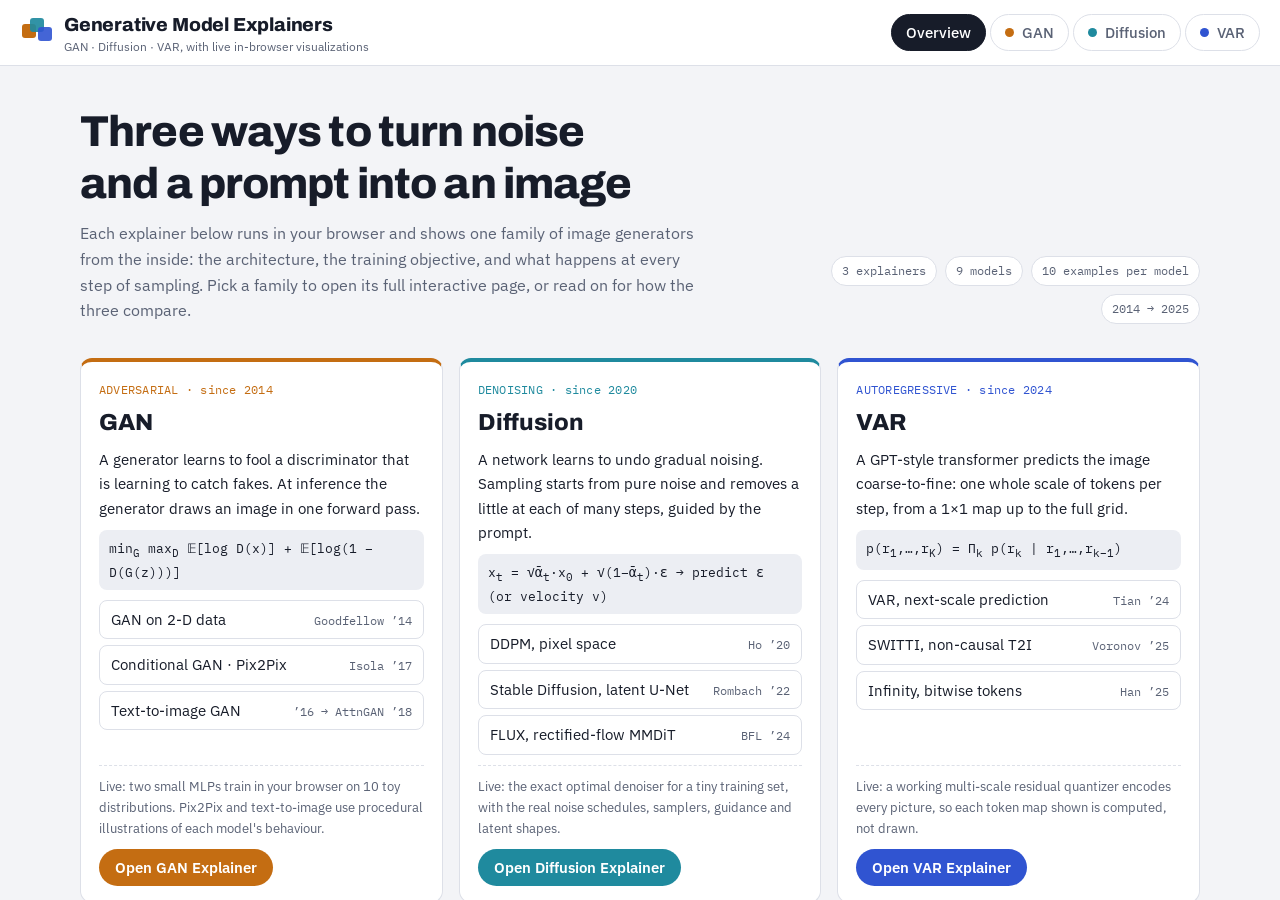
<file: index.html>
<!DOCTYPE html>
<html lang="en">
<head>
<meta charset="utf-8">
<meta name="viewport" content="width=device-width, initial-scale=1">
<title>Generative Model Explainers</title>
<link rel="preconnect" href="https://fonts.googleapis.com">
<link rel="preconnect" href="https://fonts.gstatic.com" crossorigin>
<link href="https://fonts.googleapis.com/css2?family=Archivo:wght@500;700;800&family=IBM+Plex+Mono:wght@400;500&family=IBM+Plex+Sans:ital,wght@0,400;0,500;0,600;1,400&display=swap" rel="stylesheet">
<style>
/* Layout idea: an app shell. A slim top bar switches between an overview page and three full-height explainer frames; each model family keeps one ink colour everywhere (GAN amber, diffusion teal, VAR blue). */
:root{
  /* neutrals, fonts and dark mode come from theme.css; these are the three family inks */
  --gan:#c46d12; --dm:#1f8a9e; --var:#3054d1;
  --fd:"Archivo","Helvetica Neue",Arial,sans-serif;
  --fb:"IBM Plex Sans",system-ui,-apple-system,"Segoe UI",sans-serif;
  --fm:"IBM Plex Mono",ui-monospace,Menlo,Consolas,monospace;
}
@media (prefers-color-scheme:dark){:root:not([data-theme="light"]){--gan:#f0a14d; --dm:#3cc0cf; --var:#7f9cff;}}
:root[data-theme="dark"]{--gan:#f0a14d; --dm:#3cc0cf; --var:#7f9cff;}

*{box-sizing:border-box}
html,body{height:100%;margin:0}
body{background:var(--bg);color:var(--ink);font:16px/1.6 var(--fb);-webkit-font-smoothing:antialiased;display:flex;flex-direction:column}
a{color:inherit}
h1,h2,h3{font-family:var(--fd);text-wrap:balance;line-height:1.2;margin:0}
button{font:inherit;color:inherit}
:focus-visible{outline:2px solid var(--ink);outline-offset:2px}
.mono{font-family:var(--fm);font-size:.86em}

/* top bar */
header.top{flex:none;position:static;background:var(--panel);border-bottom:1px solid var(--line);display:flex;align-items:center;gap:12px 24px;flex-wrap:wrap;padding:10px 20px;z-index:5}
.brand{display:flex;align-items:center;gap:10px;text-decoration:none;color:var(--ink)}
.brand b{font-family:var(--fd);font-size:1.18rem;font-weight:800;letter-spacing:-.01em}
.brand small{display:block;font-size:.76rem;color:var(--muted);line-height:1.2}
nav.main{display:flex;gap:4px;flex-wrap:wrap;margin-left:auto}
nav.main a{text-decoration:none;border:1px solid var(--line);border-radius:999px;padding:6px 14px;font-weight:500;font-size:.92rem;color:var(--muted);display:inline-flex;align-items:center;gap:8px}
nav.main a:hover{border-color:var(--ink);color:var(--ink)}
nav.main a[aria-current="page"]{background:var(--ink);border-color:var(--ink);color:var(--panel)}
.dot{width:9px;height:9px;border-radius:50%;display:inline-block;flex:none}
.d-gan{background:var(--gan)}.d-dm{background:var(--dm)}.d-var{background:var(--var)}

/* overview */
#overview{flex:1;overflow:auto}
.wrap{max-width:1160px;margin:0 auto;padding:0 20px}
.intro{padding:40px 0 8px;display:grid;grid-template-columns:minmax(0,1.3fr) minmax(0,1fr);gap:28px;align-items:end}
.intro h1{font-size:clamp(1.9rem,3.6vw,2.7rem);font-weight:800;letter-spacing:-.02em}
.intro p{margin:12px 0 0;color:var(--muted);max-width:62ch}
.intro .facts{display:flex;flex-wrap:wrap;gap:8px;justify-content:flex-end}
.pill{font-family:var(--fm);font-size:.78rem;padding:4px 10px;border-radius:999px;background:var(--panel);border:1px solid var(--line);color:var(--muted)}
@media (max-width:820px){.intro{grid-template-columns:1fr}.intro .facts{justify-content:flex-start}}

.fams{display:grid;grid-template-columns:repeat(3,minmax(0,1fr));gap:16px;padding:26px 0 8px}
@media (max-width:900px){.fams{grid-template-columns:1fr}}
.fam{--c:var(--ink);background:var(--panel);border:1px solid var(--line);border-top:4px solid var(--c);border-radius:12px;padding:18px 18px 16px;display:flex;flex-direction:column;gap:10px}
.fam.gan{--c:var(--gan)}.fam.dm{--c:var(--dm)}.fam.var{--c:var(--var)}
.fam .kicker{font-family:var(--fm);font-size:.76rem;color:var(--c);letter-spacing:.02em}
.fam h2{font-size:1.45rem;font-weight:800}
.fam p{margin:0;font-size:.95rem}
.fam .idea{font-family:var(--fm);font-size:.84rem;background:var(--soft);border-radius:8px;padding:8px 10px;line-height:1.5}
.fam ul{margin:0;padding:0;list-style:none;display:flex;flex-direction:column;gap:6px}
.fam li a{display:flex;justify-content:space-between;align-items:baseline;gap:10px;text-decoration:none;border:1px solid var(--line);border-radius:8px;padding:7px 11px;font-size:.92rem}
.fam li a:hover{border-color:var(--c)}
.fam li a span{font-size:.78rem;color:var(--muted);font-family:var(--fm);white-space:nowrap}
.fam .live{font-size:.82rem;color:var(--muted);margin-top:auto;border-top:1px dashed var(--line);padding-top:10px}
.fam .open{align-self:flex-start;text-decoration:none;background:var(--c);color:var(--panel);font-weight:600;border-radius:999px;padding:7px 16px;font-size:.92rem}

section.block{padding:34px 0 6px}
section.block>h2{font-size:1.5rem;font-weight:800;margin-bottom:6px}
section.block>p.lede{margin:0 0 16px;color:var(--muted);max-width:68ch}

/* passes chart */
.chart{background:var(--panel);border:1px solid var(--line);border-radius:12px;padding:16px 18px 12px}
.bars{display:grid;grid-template-columns:minmax(150px,230px) 1fr;gap:8px 14px;align-items:center}
.bars .lab{font-size:.9rem;line-height:1.25}
.bars .lab small{display:block;color:var(--muted);font-size:.76rem}
.track{position:relative;height:24px;background:repeating-linear-gradient(90deg,transparent 0,transparent calc(25% - 1px),var(--line) calc(25% - 1px),var(--line) 25%);border-radius:4px}
.fill{position:absolute;left:0;top:3px;bottom:3px;border-radius:3px;background:var(--c,var(--muted))}
.fill.gan{--c:var(--gan)}.fill.dm{--c:var(--dm)}.fill.var{--c:var(--var)}.fill.ar{--c:var(--muted);opacity:.55}
.val{position:absolute;top:50%;transform:translateY(-50%);font-family:var(--fm);font-size:.8rem;font-variant-numeric:tabular-nums;padding-left:8px;white-space:nowrap}
.axis{display:grid;grid-template-columns:minmax(150px,230px) 1fr;gap:14px;margin-top:6px}
.axis div{position:relative;height:18px;font-family:var(--fm);font-size:.74rem;color:var(--muted)}
.axis span{position:absolute;transform:translateX(-50%)}
.axis span:first-child{transform:none}.axis span:last-child{transform:translateX(-100%)}
.chart .note{font-size:.82rem;color:var(--muted);margin:10px 0 0}
@media (max-width:600px){.bars,.axis{grid-template-columns:1fr}.axis div:first-child{display:none}}

/* table */
.tablewrap{overflow-x:auto;background:var(--panel);border:1px solid var(--line);border-radius:12px}
table{border-collapse:collapse;width:100%;min-width:760px;font-size:.9rem}
th,td{padding:10px 12px;border-bottom:1px solid var(--line);text-align:left;vertical-align:top}
tr:last-child td{border-bottom:0}
thead th{font-family:var(--fd);font-weight:700;font-size:.95rem}
thead th.gan{box-shadow:inset 0 3px 0 var(--gan)}thead th.dm{box-shadow:inset 0 3px 0 var(--dm)}thead th.var{box-shadow:inset 0 3px 0 var(--var)}
td:first-child{color:var(--muted);white-space:nowrap;font-size:.84rem}

/* timeline */
.tl{list-style:none;margin:0;padding:0;display:grid;grid-template-columns:repeat(auto-fill,minmax(250px,1fr));gap:10px}
.tl li{background:var(--panel);border:1px solid var(--line);border-left:4px solid var(--c);border-radius:8px;padding:9px 12px;font-size:.9rem;display:flex;gap:10px}
.tl li.gan{--c:var(--gan)}.tl li.dm{--c:var(--dm)}.tl li.var{--c:var(--var)}
.tl b{font-family:var(--fm);font-weight:500;font-size:.82rem;color:var(--muted);flex:none;padding-top:1px}

.path{display:grid;grid-template-columns:repeat(3,minmax(0,1fr));gap:12px;counter-reset:s}
@media (max-width:820px){.path{grid-template-columns:1fr}}
.path div{background:var(--panel);border:1px solid var(--line);border-radius:10px;padding:12px 14px;font-size:.92rem}
.path div h3{font-size:1rem;margin-bottom:4px;display:flex;gap:8px;align-items:center}
.path div h3::before{counter-increment:s;content:counter(s);font-family:var(--fm);font-size:.78rem;width:22px;height:22px;border-radius:50%;display:inline-grid;place-items:center;background:var(--ink);color:var(--panel)}
.path p{margin:0;color:var(--muted)}
footer{padding:30px 0 40px;color:var(--muted);font-size:.85rem}

/* viewer */
#viewer{flex:1;display:flex;flex-direction:column;min-height:0}
#viewer[hidden],#overview[hidden]{display:none}
.subbar{flex:none;display:flex;align-items:center;gap:10px 16px;padding:7px 20px;background:var(--soft);border-bottom:1px solid var(--line);overflow-x:auto;white-space:nowrap}
.subbar .fname{font-family:var(--fd);font-weight:700;display:flex;align-items:center;gap:8px}
.chips{display:flex;gap:4px}
.chips a{text-decoration:none;font-size:.86rem;padding:4px 11px;border-radius:6px;color:var(--muted);border:1px solid transparent}
.chips a:hover{border-color:var(--line);color:var(--ink)}
.chips a[aria-current="true"]{background:var(--panel);border-color:var(--line);color:var(--ink);font-weight:600}
.subbar .sp{flex:1}
.subbar .ext{font-size:.84rem;color:var(--muted)}
.subbar .nav2{display:flex;gap:6px}
.subbar .nav2 a{text-decoration:none;font-size:.84rem;border:1px solid var(--line);border-radius:6px;padding:3px 9px;background:var(--panel)}
.frame{flex:1;position:relative;min-height:0;background:var(--bg)}
.frame iframe{position:absolute;inset:0;width:100%;height:100%;border:0;display:block}
.loading{position:absolute;inset:0;display:grid;place-items:center;color:var(--muted);font-size:.92rem;pointer-events:none}
@media (prefers-reduced-motion:reduce){*{transition:none!important;animation:none!important}}
</style>
<link rel="stylesheet" href="theme.css">
</head>
<body>
<header class="top">
  <a class="brand" href="#home" aria-label="Generative Model Explainers, overview">
    <svg width="34" height="34" viewBox="0 0 34 34" aria-hidden="true"><rect x="2" y="9" width="14" height="14" rx="3" fill="var(--gan)"/><rect x="10" y="3" width="14" height="14" rx="3" fill="var(--dm)" opacity=".92"/><rect x="18" y="12" width="14" height="14" rx="3" fill="var(--var)" opacity=".9"/></svg>
    <span><b>Generative Model Explainers</b><small>GAN · Diffusion · VAR, with live in-browser visualizations</small></span>
  </a>
  <nav class="main" aria-label="Sections">
    <a href="#home" data-fam="home">Overview</a>
    <a href="#gan" data-fam="gan"><i class="dot d-gan"></i>GAN</a>
    <a href="#diffusion" data-fam="diffusion"><i class="dot d-dm"></i>Diffusion</a>
    <a href="#var" data-fam="var"><i class="dot d-var"></i>VAR</a>
  </nav>
</header>

<!-- ===================== OVERVIEW ===================== -->
<main id="overview">
<div class="wrap">
  <div class="intro">
    <div>
      <h1>Three ways to turn noise and a prompt into an image</h1>
      <p>Each explainer below runs in your browser and shows one family of image generators from the inside: the architecture, the training objective, and what happens at every step of sampling. Pick a family to open its full interactive page, or read on for how the three compare.</p>
    </div>
    <div class="facts" aria-label="Contents at a glance">
      <span class="pill">3 explainers</span><span class="pill">9 models</span><span class="pill">10 examples per model</span><span class="pill">2014 → 2025</span>
    </div>
  </div>

  <div class="fams">
    <article class="fam gan">
      <span class="kicker">ADVERSARIAL · since 2014</span>
      <h2>GAN</h2>
      <p>A generator learns to fool a discriminator that is learning to catch fakes. At inference the generator draws an image in one forward pass.</p>
      <div class="idea">min<sub>G</sub> max<sub>D</sub> 𝔼[log D(x)] + 𝔼[log(1 − D(G(z)))]</div>
      <ul>
        <li><a href="#gan">GAN on 2-D data <span>Goodfellow ’14</span></a></li>
        <li><a href="#gan-pix2pix">Conditional GAN · Pix2Pix <span>Isola ’17</span></a></li>
        <li><a href="#gan-text2image">Text-to-image GAN <span>’16 → AttnGAN ’18</span></a></li>
      </ul>
      <p class="live">Live: two small MLPs train in your browser on 10 toy distributions. Pix2Pix and text-to-image use procedural illustrations of each model's behaviour.</p>
      <a class="open" href="#gan">Open GAN Explainer</a>
    </article>
    <article class="fam dm">
      <span class="kicker">DENOISING · since 2020</span>
      <h2>Diffusion</h2>
      <p>A network learns to undo gradual noising. Sampling starts from pure noise and removes a little at each of many steps, guided by the prompt.</p>
      <div class="idea">x<sub>t</sub> = √ᾱ<sub>t</sub>·x<sub>0</sub> + √(1−ᾱ<sub>t</sub>)·ε  →  predict ε (or velocity v)</div>
      <ul>
        <li><a href="#diffusion">DDPM, pixel space <span>Ho ’20</span></a></li>
        <li><a href="#diffusion-sd">Stable Diffusion, latent U-Net <span>Rombach ’22</span></a></li>
        <li><a href="#diffusion-flux">FLUX, rectified-flow MMDiT <span>BFL ’24</span></a></li>
      </ul>
      <p class="live">Live: the exact optimal denoiser for a tiny training set, with the real noise schedules, samplers, guidance and latent shapes.</p>
      <a class="open" href="#diffusion">Open Diffusion Explainer</a>
    </article>
    <article class="fam var">
      <span class="kicker">AUTOREGRESSIVE · since 2024</span>
      <h2>VAR</h2>
      <p>A GPT-style transformer predicts the image coarse-to-fine: one whole scale of tokens per step, from a 1×1 map up to the full grid.</p>
      <div class="idea">p(r<sub>1</sub>,…,r<sub>K</sub>) = ∏<sub>k</sub> p(r<sub>k</sub> | r<sub>1</sub>,…,r<sub>k−1</sub>)</div>
      <ul>
        <li><a href="#var">VAR, next-scale prediction <span>Tian ’24</span></a></li>
        <li><a href="#var-switti">SWITTI, non-causal T2I <span>Voronov ’25</span></a></li>
        <li><a href="#var-infinity">Infinity, bitwise tokens <span>Han ’25</span></a></li>
      </ul>
      <p class="live">Live: a working multi-scale residual quantizer encodes every picture, so each token map shown is computed, not drawn.</p>
      <a class="open" href="#var">Open VAR Explainer</a>
    </article>
  </div>

  <section class="block" aria-labelledby="h-passes">
    <h2 id="h-passes">How many network passes does one image take?</h2>
    <p class="lede">The clearest practical difference between the families is how many times the big network must run, one after another, to produce a single image. Passes differ in cost, so read this as a count of sequential steps, not a speed benchmark.</p>
    <div class="chart">
      <div class="bars" id="bars"></div>
      <div class="axis" aria-hidden="true"><div></div><div><span style="left:0">1</span><span style="left:25%">10</span><span style="left:50%">100</span><span style="left:75%">1,000</span><span style="left:100%">10,000</span></div></div>
      <p class="note">Log scale. Classifier-free guidance usually doubles each diffusion step (one conditional and one unconditional pass); FLUX.1 [dev] folds guidance into a single pass. Figures are the defaults described in the three explainers.</p>
    </div>
  </section>

  <section class="block" aria-labelledby="h-cmp">
    <h2 id="h-cmp">Side by side</h2>
    <p class="lede">The same questions asked of each family, using the models covered in the explainers.</p>
    <div class="tablewrap">
      <table>
        <thead><tr><th></th><th class="gan">GAN</th><th class="dm">Diffusion and flow</th><th class="var">Visual autoregressive (VAR)</th></tr></thead>
        <tbody>
          <tr><td>What the network learns</td><td>A map from noise z (plus a condition) to an image, trained only through the discriminator's gradient</td><td>To predict the noise ε (DDPM, SD) or the velocity v = ε − x₀ (FLUX) in a noisy input</td><td>A distribution over the next scale's token map, given all coarser scales</td></tr>
          <tr><td>Training signal</td><td>Two-player minimax game; non-saturating loss −log D(G(z))</td><td>Plain mean-squared error at a random noise level</td><td>Cross-entropy on all tokens in parallel (teacher forcing, block-wise causal mask)</td></tr>
          <tr><td>Sampling</td><td>One forward pass per generator stage</td><td>Iterative denoising: 1000 (DDPM), 20–50 (SD), 1–4 (FLUX schnell)</td><td>One pass per scale: 10 (VAR 256²), 13 (Infinity 1024²)</td></tr>
          <tr><td>Where it works</td><td>Pixels</td><td>Pixels (DDPM) or a VAE latent with 4 (SD) or 16 (FLUX) channels</td><td>Discrete tokens from a multi-scale residual quantizer; bits in Infinity</td></tr>
          <tr><td>Conditioning</td><td>Class label, input image (Pix2Pix), sentence embedding plus word attention (AttnGAN)</td><td>Class embedding, CLIP cross-attention (SD), T5 tokens in joint attention (FLUX)</td><td>Class as start token (VAR), CLIP cross-attention (SWITTI), Flan-T5 (Infinity)</td></tr>
          <tr><td>Typical difficulty</td><td>Mode collapse, oscillation, vanishing gradients</td><td>Many steps; guidance doubles the cost</td><td>Errors from coarse scales carry forward (Infinity's self-correction targets this)</td></tr>
          <tr><td>Explore it</td><td><a href="#gan">Train a GAN live</a> · <a href="#gan-pix2pix">L1 vs cGAN</a></td><td><a href="#diffusion">Scrub the timeline</a> · <a href="#diffusion-flux">Rectified flow</a></td><td><a href="#var">Step through scales</a> · <a href="#var-infinity">Bitwise tokens</a></td></tr>
        </tbody>
      </table>
    </div>
  </section>

  <section class="block" aria-labelledby="h-tl">
    <h2 id="h-tl">Timeline of the models covered</h2>
    <p class="lede">Colour marks the family. Every milestone listed here is explained in one of the three pages.</p>
    <ol class="tl">
      <li class="gan"><b>2014</b><span>GAN (Goodfellow et al.) and conditional GAN (Mirza &amp; Osindero)</span></li>
      <li class="gan"><b>2016</b><span>GAN-INT-CLS draws birds and flowers from captions at 64×64</span></li>
      <li class="gan"><b>2017</b><span>Pix2Pix: U-Net + PatchGAN for image-to-image translation; StackGAN generates in stages</span></li>
      <li class="gan"><b>2018</b><span>AttnGAN adds word-level attention</span></li>
      <li class="gan"><b>2019</b><span>StyleGAN's style-based generator</span></li>
      <li class="dm"><b>2020</b><span>DDPM: denoising diffusion probabilistic models</span></li>
      <li class="dm"><b>2021</b><span>DDIM: deterministic sampling in about 50 steps</span></li>
      <li class="dm"><b>2022</b><span>Latent diffusion / Stable Diffusion; classifier-free guidance</span></li>
      <li class="gan"><b>2023</b><span>GigaGAN scales a GAN to about one billion parameters</span></li>
      <li class="dm"><b>2024</b><span>SD3 (rectified flow, MMDiT) and FLUX.1 [dev] / [schnell]</span></li>
      <li class="var"><b>2024</b><span>VAR: next-scale prediction, NeurIPS 2024 Best Paper</span></li>
      <li class="var"><b>2025</b><span>SWITTI and Infinity (CVPR 2025); InfinityStar for video</span></li>
      <li class="dm"><b>2025</b><span>FLUX.2: 32B transformer with a vision-language text encoder</span></li>
    </ol>
  </section>

  <section class="block" aria-labelledby="h-path">
    <h2 id="h-path">Suggested order</h2>
    <p class="lede">The pages stand alone, but they build on each other in this order.</p>
    <div class="path">
      <div><h3>GAN</h3><p>Watch two networks compete on 2-D points, then see how conditions (images, sentences) are added.</p></div>
      <div><h3>Diffusion</h3><p>Follow one denoising loop from pixels (DDPM) to latents (SD) to straight flow paths (FLUX).</p></div>
      <div><h3>VAR</h3><p>See autoregression return with a new idea of "next": whole scales instead of single tokens.</p></div>
    </div>
  </section>

  <footer>All three explainers run entirely in the browser. Model figures come from the papers cited at the end of each explainer. Use the bar at the top to switch pages; each explainer can also be opened on its own.</footer>
</div>
</main>

<!-- ===================== VIEWER ===================== -->
<section id="viewer" hidden aria-label="Explainer">
  <div class="subbar">
    <span class="fname"><i class="dot" id="vDot"></i><span id="vName"></span></span>
    <nav class="chips" id="chips" aria-label="Models in this explainer"></nav>
    <span class="sp"></span>
    <span class="nav2"><a id="vPrev" href="#home"></a><a id="vNext" href="#home"></a></span>
    <a class="ext" id="vExt" href="gan.html" target="_blank" rel="noopener">Open on its own ↗</a>
  </div>
  <div class="frame">
    <div class="loading" id="loading">Loading the explainer…</div>
    <iframe id="frame" title="Explainer" allow="fullscreen"></iframe>
  </div>
</section>

<script>
(function(){
"use strict";
const $=s=>document.querySelector(s);

/* ---------- families, sub-models, and how to switch inside each explainer ---------- */
const FAMS={
  gan:{name:'GAN Explainer',file:'gan.html',dot:'d-gan',
    subs:[['gan','GAN'],['pix2pix','cGAN · Pix2Pix'],['text2image','Text-to-image GAN']],
    apply(w,d,sub){w.location.hash=sub;},
    read(w,d){const h=(w.location.hash||'').slice(1);return ['gan','pix2pix','text2image'].includes(h)?h:'gan';}},
  diffusion:{name:'Diffusion Explainer+',file:'diffusion.html',dot:'d-dm',
    subs:[['ddpm','DDPM'],['sd','Stable Diffusion'],['flux','FLUX']],
    apply(w,d,sub){const b=d.querySelector('#tabs button[data-m="'+sub+'"]');if(!b)throw 0;b.click();},
    read(w,d){const b=d.querySelector('#tabs button.on');return b?b.dataset.m:'ddpm';}},
  var:{name:'VAR Explainer',file:'var.html',dot:'d-var',
    subs:[['var','VAR'],['switti','SWITTI'],['infinity','Infinity']],
    apply(w,d,sub){const b=d.querySelector('.seg button[data-model="'+sub+'"]');if(!b)throw 0;b.click();},
    read(w,d){return d.body.dataset.model||'var';}}
};
const ORDER=['gan','diffusion','var'];

function parse(hash){
  const h=(hash||'').replace(/^#/,'');
  if(!h||h==='home')return{fam:'home'};
  const i=h.indexOf('-'),fam=i<0?h:h.slice(0,i),sub=i<0?null:h.slice(i+1);
  if(!FAMS[fam])return{fam:'home'};
  const f=FAMS[fam];const ok=sub&&f.subs.some(s=>s[0]===sub);
  return{fam,sub:ok?sub:f.subs[0][0]};
}
function hashFor(fam,sub){const f=FAMS[fam];return sub===f.subs[0][0]?fam:fam+'-'+sub;}

const frame=$('#frame');let loadedFam=null,pendingSub=null,curFam='home',curSub=null;

function access(){try{const w=frame.contentWindow,d=frame.contentDocument;if(!d||!d.body)return null;return{w,d};}catch(e){return null;}}

function setChips(fam,sub){
  const f=FAMS[fam];
  $('#chips').innerHTML=f.subs.map(s=>'<a href="#'+hashFor(fam,s[0])+'" aria-current="'+(s[0]===sub)+'">'+s[1]+'</a>').join('');
}

function route(){
  const r=parse(location.hash);curFam=r.fam;
  document.querySelectorAll('nav.main a').forEach(a=>{a.toggleAttribute('aria-current',false);if(a.dataset.fam===r.fam)a.setAttribute('aria-current','page');});
  if(r.fam==='home'){
    $('#viewer').hidden=true;$('#overview').hidden=false;document.title='Generative Model Explainers';
    /* unload the frame so live training stops when you leave */
    if(loadedFam){frame.src='about:blank';loadedFam=null;}
    return;
  }
  $('#overview').hidden=true;$('#viewer').hidden=false;
  const f=FAMS[r.fam];curSub=r.sub;
  $('#vName').textContent=f.name;$('#vDot').className='dot '+f.dot;
  $('#vExt').href=f.file+(r.fam==='diffusion'?'#'+r.sub:r.fam==='gan'?'#'+r.sub:'');
  const i=ORDER.indexOf(r.fam),prev=ORDER[i-1],next=ORDER[i+1];
  const pv=$('#vPrev'),nx=$('#vNext');
  pv.hidden=!prev;nx.hidden=!next;
  if(prev){pv.href='#'+prev;pv.textContent='← '+FAMS[prev].name.split(' ')[0];}
  if(next){nx.href='#'+next;nx.textContent=FAMS[next].name.split(' ')[0]+' →';}
  setChips(r.fam,r.sub);
  document.title=f.subs.find(s=>s[0]===r.sub)[1]+' · Generative Model Explainers';
  if(loadedFam!==r.fam){
    loadedFam=r.fam;pendingSub=r.sub;$('#loading').hidden=false;
    /* GAN and Diffusion read their own hash on load; VAR is switched after load */
    frame.src=f.file+(r.fam==='var'?'':'#'+r.sub);
  }else{
    const a=access();
    if(a){try{if(f.read(a.w,a.d)!==r.sub)f.apply(a.w,a.d,r.sub);}catch(e){frame.src=f.file+'#'+r.sub;}}
  }
}

/* keep the top bar in step when someone switches models inside an explainer */
function syncFromFrame(){
  if(curFam==='home'||!loadedFam)return;
  const a=access();if(!a)return;
  let sub;try{sub=FAMS[loadedFam].read(a.w,a.d);}catch(e){return;}
  if(sub&&sub!==curSub){curSub=sub;setChips(loadedFam,sub);
    try{history.replaceState(null,'','#'+hashFor(loadedFam,sub));}catch(e){}
    document.title=FAMS[loadedFam].subs.find(s=>s[0]===sub)[1]+' · Generative Model Explainers';}
}
function pushTheme(){
  const a=access();if(!a)return;const t=document.documentElement.getAttribute('data-theme');
  if(t)a.d.documentElement.setAttribute('data-theme',t);else a.d.documentElement.removeAttribute('data-theme');
}
frame.addEventListener('load',()=>{
  if(!frame.src||frame.src.endsWith('about:blank'))return;
  $('#loading').hidden=true;
  const a=access();if(!a)return;
  pushTheme();
  const f=FAMS[loadedFam];
  if(pendingSub){try{if(f.read(a.w,a.d)!==pendingSub)f.apply(a.w,a.d,pendingSub);}catch(e){}pendingSub=null;}
  a.w.addEventListener('click',()=>setTimeout(syncFromFrame,0));
  a.w.addEventListener('hashchange',syncFromFrame);
});
try{new MutationObserver(pushTheme).observe(document.documentElement,{attributes:true,attributeFilter:['data-theme']});}catch(e){}

window.addEventListener('hashchange',route);

/* ---------- passes chart ---------- */
const PASSES=[
  ['gan','AttnGAN','text-to-image GAN, 3 stages',3],
  ['dm','FLUX.1 [schnell]','timestep-distilled',4],
  ['var','VAR','256², 10 scales',10],
  ['var','Infinity','1024², 13 scales',13],
  ['dm','FLUX.1 [dev]','default Euler steps',28],
  ['dm','Stable Diffusion','DDIM, 50 steps',50],
  ['dm','DDPM','ancestral sampling',1000],
  ['ar','Raster next-token AR','64×64 token grid, one token per pass',4096]
];
$('#bars').innerHTML=PASSES.map(([c,n,s,v])=>{const p=Math.max(1.2,Math.log10(v)/4*100);
  return '<div class="lab">'+n+'<small>'+s+'</small></div><div class="track" role="img" aria-label="'+n+': '+v.toLocaleString('en-US')+' passes"><span class="fill '+c+'" style="width:'+p+'%"></span><span class="val" style="left:'+(p>82?'auto':p+'%')+(p>82?';right:6px;color:var(--panel)':'')+'">'+v.toLocaleString('en-US')+'</span></div>';}).join('');

route();
})();
</script>
</body>
</html>
</file>
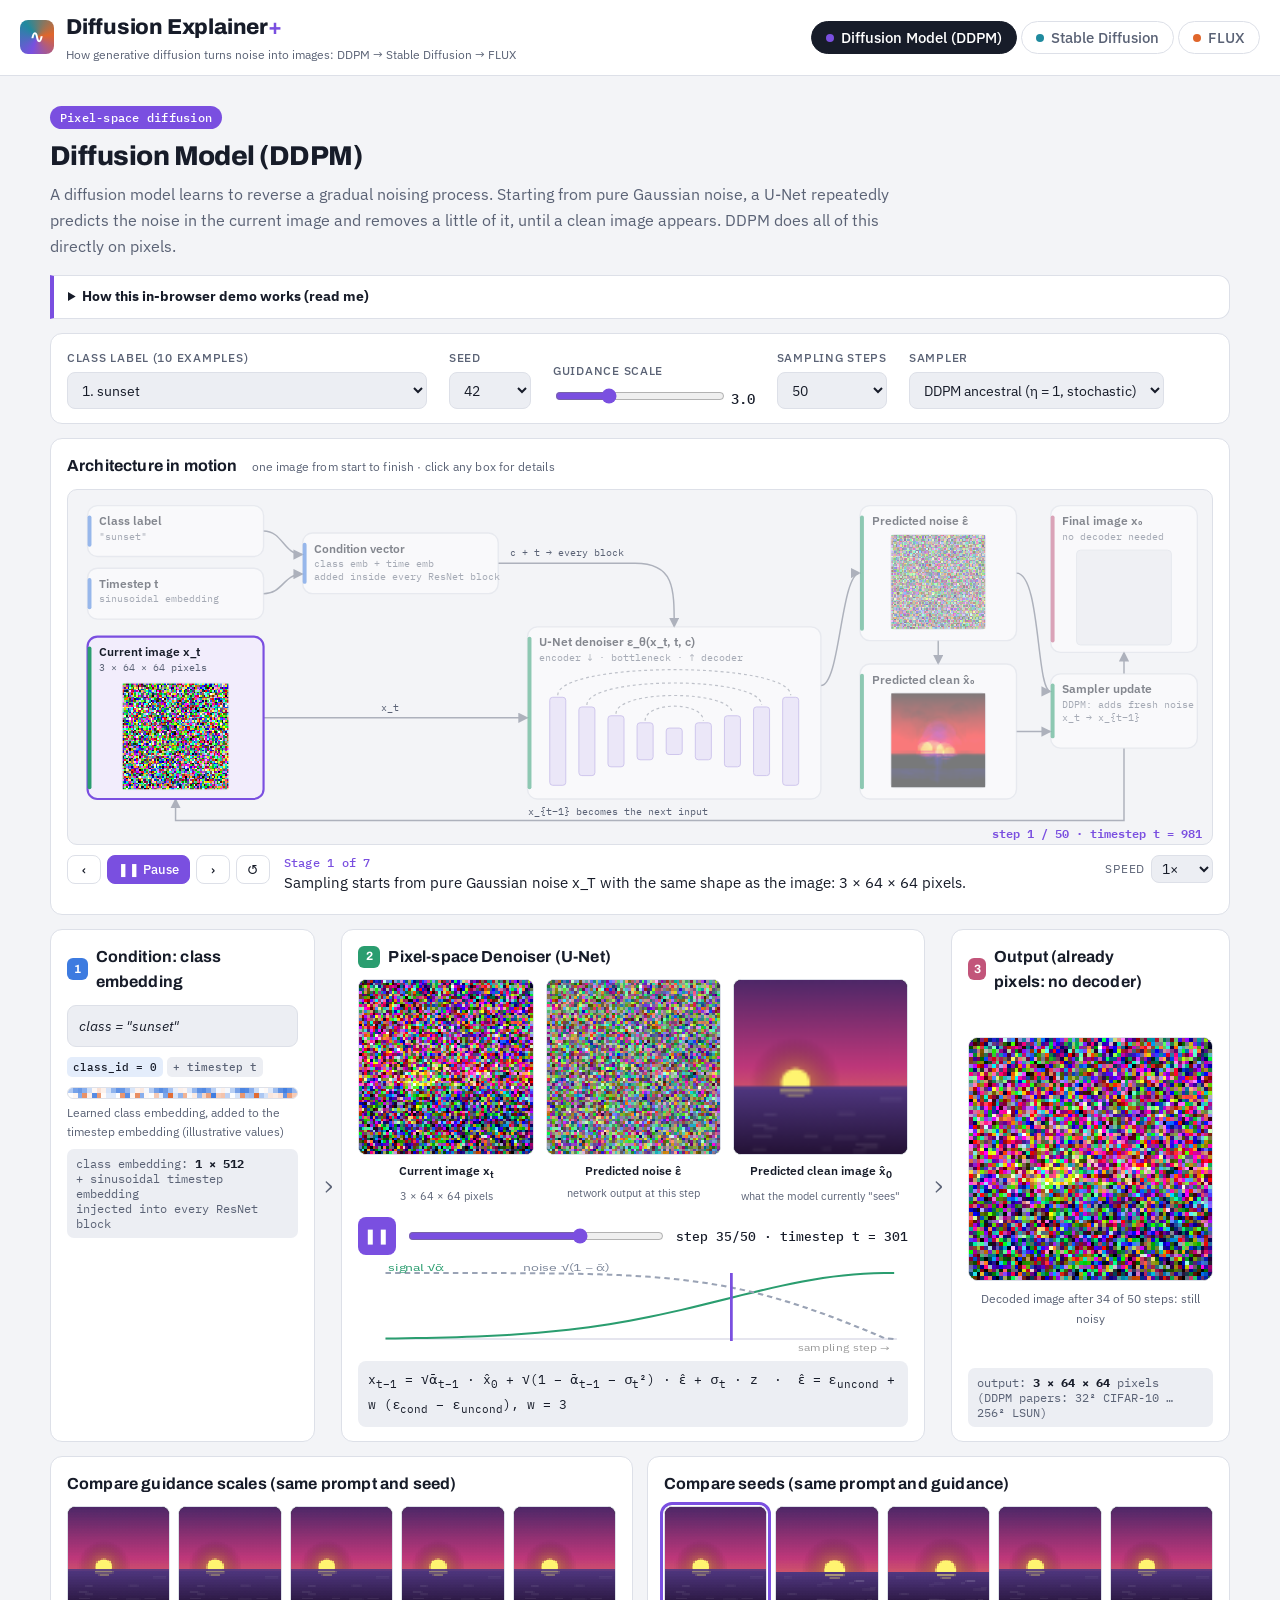
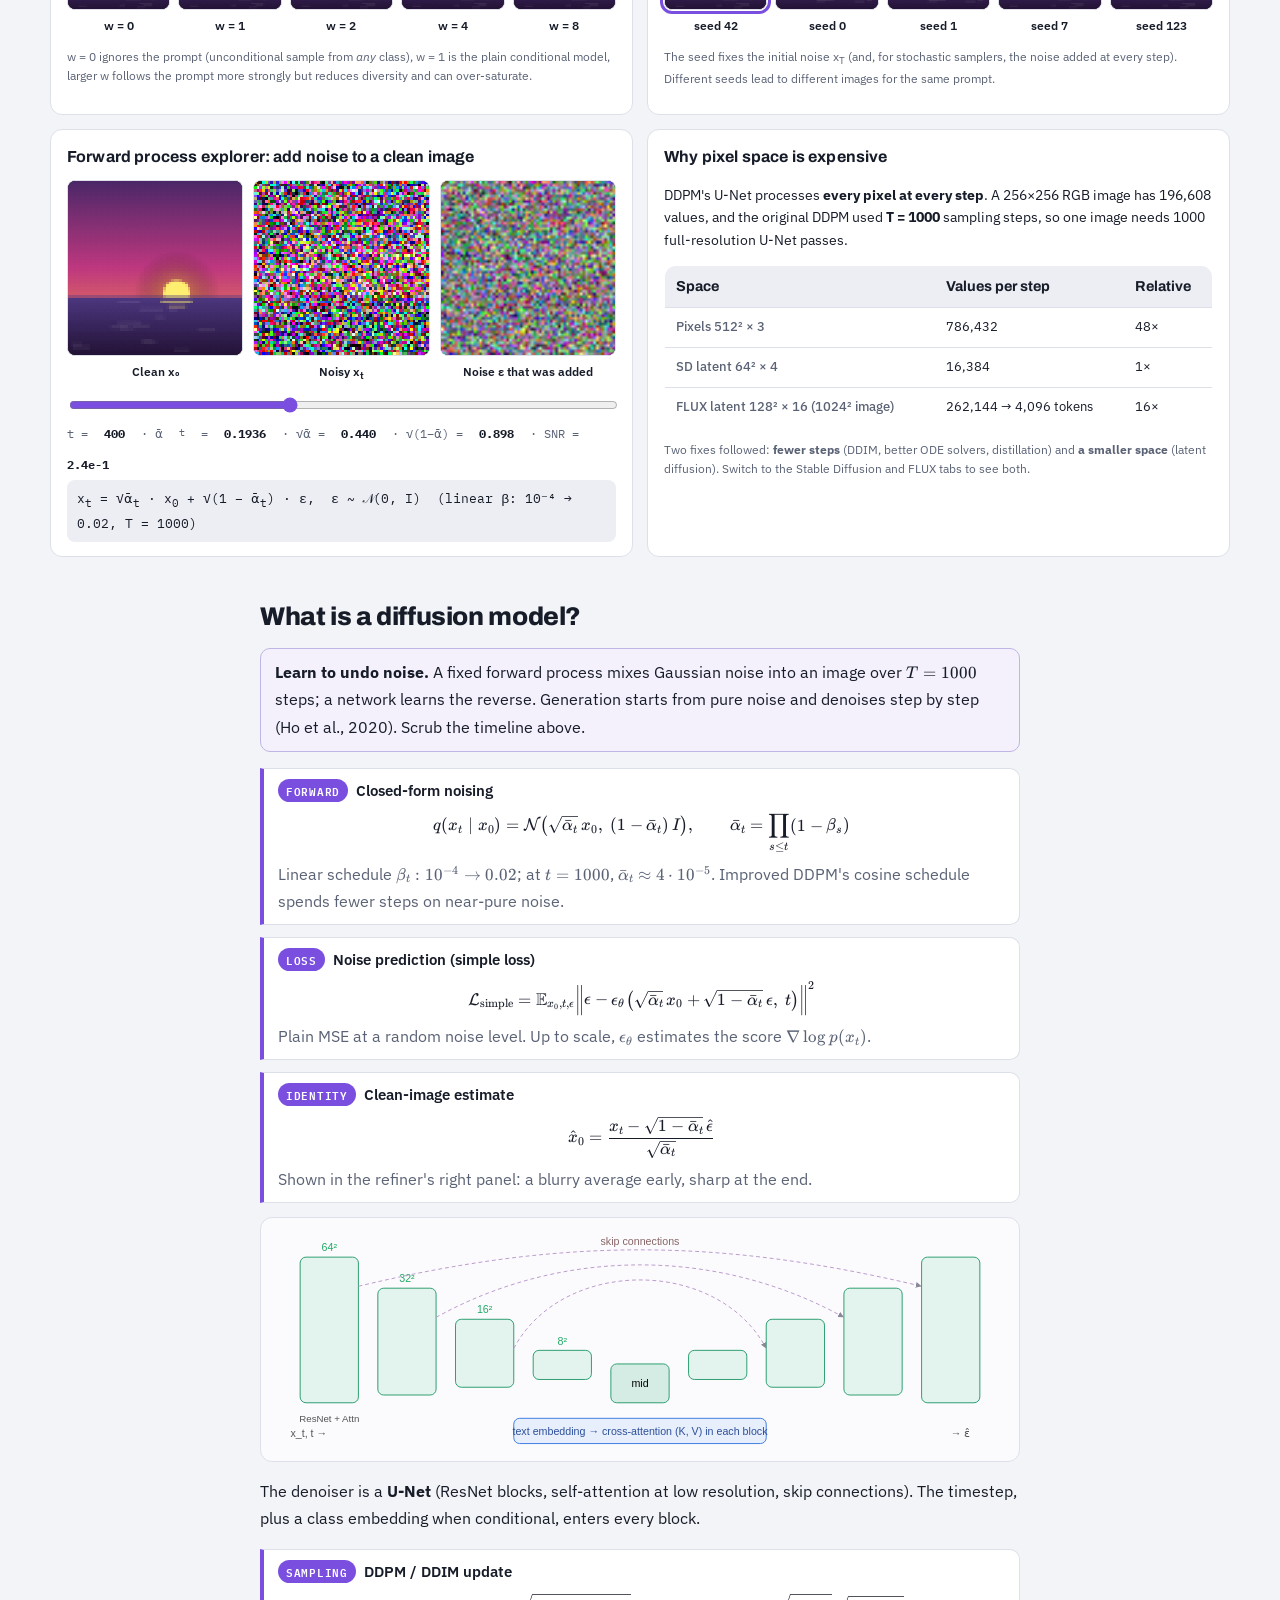
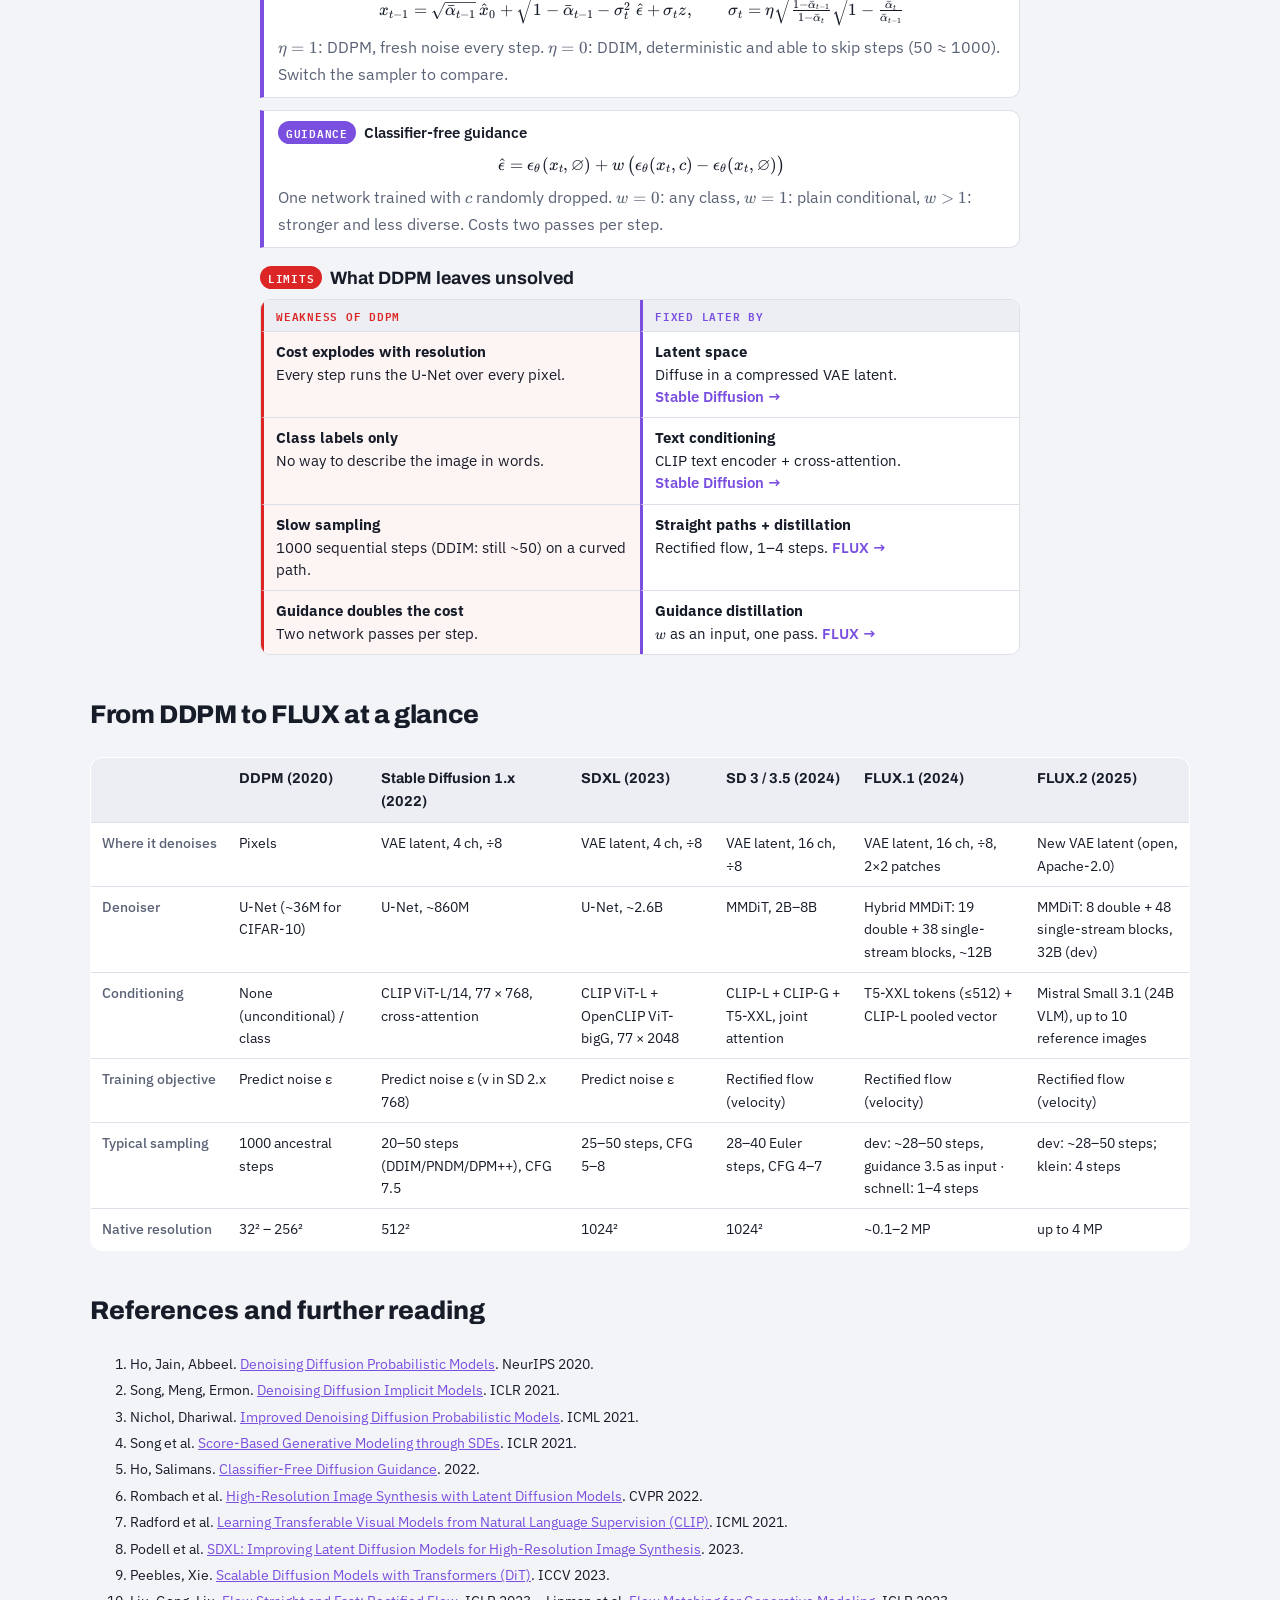
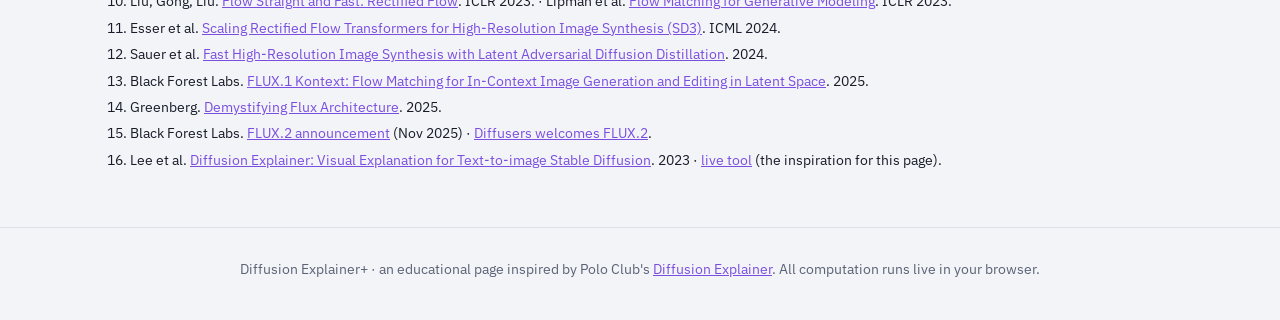
<file: diffusion.html>
<!DOCTYPE html>
<html lang="en" data-explainer="diffusion">
<head>
<meta charset="utf-8">
<meta name="viewport" content="width=device-width, initial-scale=1.0">
<link rel="preconnect" href="https://fonts.googleapis.com">
<link rel="preconnect" href="https://fonts.gstatic.com" crossorigin>
<link href="https://fonts.googleapis.com/css2?family=Archivo:wght@500;700;800&family=IBM+Plex+Mono:wght@400;500&family=IBM+Plex+Sans:ital,wght@0,400;0,500;0,600;1,400&display=swap" rel="stylesheet">
<script>try{if(window.frameElement&&window.frameElement.id==="frame")document.documentElement.classList.add("embedded")}catch(e){}</script>
<title>Diffusion Explainer+: DDPM, Stable Diffusion and FLUX Explained with Interactive Visualization</title>
<style>
:root{
  --bg:#f5f6f8; --ink:#1c2230; --muted:#5d6577; --line:#e3e6ec; --card:#fff;
  --ddpm:#7a4fe0; --sd:#1f8a9e; --flux:#e0662b; --accent:#1f8a9e;
  --txt:#3d7be0; --ref:#2a9d6f; --dec:#c2557a;
}
*{box-sizing:border-box}
html{scroll-behavior:smooth}
body{margin:0;font-family:Inter,"Segoe UI",system-ui,-apple-system,Roboto,Helvetica,Arial,sans-serif;background:var(--bg);color:var(--ink);line-height:1.55}
a{color:var(--accent)}
header.top{background:#fff;border-bottom:1px solid var(--line);position:sticky;top:0;z-index:20}
.top-inner{max-width:1320px;margin:0 auto;padding:12px 24px;display:flex;align-items:center;gap:24px;flex-wrap:wrap}
.brand{display:flex;align-items:center;gap:12px;flex:1;min-width:280px}
.logo{width:40px;height:40px;border-radius:10px;background:conic-gradient(from 200deg,var(--ddpm),var(--sd),var(--flux),var(--ddpm));display:grid;place-items:center;color:#fff;font-weight:800;font-size:20px}
.brand h1{font-size:19px;margin:0;letter-spacing:-.01em}
.brand h1 span{color:var(--accent)}
.brand p{margin:0;color:var(--muted);font-size:13px}
nav.tabs{display:flex;gap:6px;background:#f0f2f5;padding:4px;border-radius:12px}
nav.tabs button{border:0;background:transparent;padding:8px 16px;border-radius:9px;font:600 14px inherit;font-family:inherit;color:var(--muted);cursor:pointer}
nav.tabs button.on{background:#fff;color:var(--ink);box-shadow:0 1px 3px rgba(0,0,0,.12)}
nav.tabs button .dot{display:inline-block;width:8px;height:8px;border-radius:50%;margin-right:7px;vertical-align:1px}
main{max-width:1320px;margin:0 auto;padding:20px 24px 60px}
.pane{display:none}.pane.on{display:block}
.hero{display:flex;gap:18px;align-items:flex-start;margin:6px 0 16px;flex-wrap:wrap}
.hero h2{margin:0 0 4px;font-size:26px;letter-spacing:-.02em}
.hero .lead{margin:0;color:var(--muted);max-width:860px}
.badge{display:inline-block;font-size:11px;font-weight:700;letter-spacing:.06em;text-transform:uppercase;padding:3px 8px;border-radius:6px;color:#fff;margin-bottom:6px}
.card{background:var(--card);border:1px solid var(--line);border-radius:14px;padding:16px;box-shadow:0 1px 2px rgba(20,30,50,.04)}
.card h3{margin:0 0 10px;font-size:14px;letter-spacing:.01em;display:flex;align-items:center;gap:8px}
.card h3 .num{width:22px;height:22px;border-radius:6px;color:#fff;display:grid;place-items:center;font-size:12px}
.controls{display:flex;flex-wrap:wrap;gap:14px 22px;align-items:flex-end;margin-bottom:14px}
.controls label{display:flex;flex-direction:column;font-size:11px;font-weight:700;text-transform:uppercase;letter-spacing:.05em;color:var(--muted);gap:5px}
.controls select{font:500 14px inherit;font-family:inherit;padding:7px 10px;border:1px solid var(--line);border-radius:8px;background:#fff;color:var(--ink);max-width:520px}
.controls .prompt-l select{min-width:360px}
.controls input[type=range]{width:170px}
.controls .gval{font:700 14px inherit;color:var(--ink);text-transform:none;letter-spacing:0}
.controls .dis{opacity:.4}
.arch{display:grid;grid-template-columns:minmax(230px,1fr) 26px minmax(420px,2.2fr) 26px minmax(250px,1.05fr);align-items:stretch;gap:0;margin-bottom:14px}
.arrow{display:grid;place-items:center;color:#aab1bf;font-size:30px;font-weight:300}
.stage{display:flex;flex-direction:column;min-width:0}
.prompt-box{background:#f4f7fd;border:1px solid #dfe7f6;border-radius:9px;padding:9px 11px;font-size:14px;font-style:italic;margin-bottom:10px}
.tokens{display:flex;flex-wrap:wrap;gap:4px;margin-bottom:10px}
.tok{font:600 11px ui-monospace,SFMono-Regular,Menlo,Consolas,monospace;padding:3px 6px;border-radius:5px;background:#e8effc;color:#2b4f99;white-space:nowrap}
.tok.sp{background:#eceef2;color:#666}
.tok.cl{background:#fbe9de;color:#9a4316}
.shape{font:12px ui-monospace,Menlo,Consolas,monospace;color:var(--muted);background:#f6f7f9;border-radius:7px;padding:7px 9px;margin-top:8px}
.shape b{color:var(--ink)}
canvas{display:block}
canvas.px{image-rendering:pixelated;image-rendering:crisp-edges}
.emb{width:100%;height:auto;border-radius:6px;border:1px solid var(--line)}
.small{font-size:12px;color:var(--muted)}
.ref-grid{display:grid;grid-template-columns:repeat(3,1fr);gap:12px}
.fig{display:flex;flex-direction:column;align-items:center;gap:6px;text-align:center}
.fig canvas{width:100%;max-width:190px;aspect-ratio:1;border-radius:8px;border:1px solid var(--line);background:#111}
.fig .cap{font-size:12px;font-weight:600}
.fig .sub{font-size:11px;color:var(--muted);line-height:1.3}
.tl{display:flex;align-items:center;gap:10px;margin:14px 0 6px}
.tl input{flex:1}
.play{width:38px;height:38px;border-radius:50%;border:0;color:#fff;font-size:15px;cursor:pointer;flex:none}
.steplabel{font:600 13px ui-monospace,Menlo,Consolas,monospace;min-width:150px;text-align:right}
.sched{width:100%;height:92px}
.formula{font-family:"Cambria Math",Cambria,Georgia,serif;font-size:14.5px;background:#f7f8fa;border-radius:8px;padding:8px 10px;margin:8px 0 0;text-align:center}
.out-wrap{display:flex;flex-direction:column;align-items:center;gap:8px;flex:1;justify-content:center}
.cv-out{width:100%;max-width:300px;aspect-ratio:1;border-radius:10px;border:1px solid var(--line);background:#111}
.row2{display:grid;grid-template-columns:1fr 1fr;gap:14px;margin-bottom:14px}
.grid{display:grid;grid-template-columns:repeat(5,1fr);gap:8px}
.grid .fig canvas{max-width:none}
.grid .fig .cap{font-weight:600;font-size:12px}
.grid .fig.sel canvas{outline:3px solid var(--accent);outline-offset:1px}
.fwd-row{display:grid;grid-template-columns:repeat(3,1fr);gap:10px;margin-bottom:10px}
.readout{font:12px ui-monospace,Menlo,Consolas,monospace;color:var(--muted);display:flex;gap:16px;flex-wrap:wrap;margin-top:6px}
.readout b{color:var(--ink)}
details.about{background:#fffaf0;border:1px solid #f1e2bf;border-radius:12px;padding:10px 14px;margin-bottom:14px;font-size:13.5px}
details.about summary{cursor:pointer;font-weight:700}
details.about p{margin:8px 0 0}
article.explain{max-width:900px;margin:34px auto 0}
article.explain h2{font-size:24px;margin:34px 0 8px;letter-spacing:-.015em}
article.explain h3{font-size:18px;margin:26px 0 6px}
article.explain p,article.explain li{font-size:16px}
.eq{font-family:"Cambria Math",Cambria,Georgia,serif;font-size:17px;background:#fff;border:1px solid var(--line);border-radius:10px;padding:12px 16px;margin:12px 0;text-align:center;overflow-x:auto}
.callout{border-left:4px solid var(--accent);background:#fff;padding:10px 14px;border-radius:0 10px 10px 0;margin:14px 0}
.diagram{background:#fff;border:1px solid var(--line);border-radius:12px;padding:10px;margin:14px 0}
.diagram svg{width:100%;height:auto;display:block}
table.cmp{width:100%;border-collapse:collapse;background:#fff;border-radius:12px;overflow:hidden;font-size:14px;border:1px solid var(--line)}
table.cmp th,table.cmp td{padding:9px 11px;border-bottom:1px solid var(--line);text-align:left;vertical-align:top}
table.cmp th{background:#f3f5f8;font-size:12px;text-transform:uppercase;letter-spacing:.04em;color:var(--muted)}
table.cmp td:first-child{font-weight:600;white-space:nowrap}
.section-wide{max-width:1100px;margin:40px auto 0}
.refs li{font-size:14px;margin-bottom:4px}
footer{text-align:center;color:var(--muted);font-size:13px;padding:30px 20px 40px}
.busy{opacity:.55;transition:opacity .15s}
@media (max-width:1100px){
  .arch{grid-template-columns:1fr}
  .arrow{transform:rotate(90deg);height:28px}
  .row2{grid-template-columns:1fr}
  .controls .prompt-l select{min-width:0;width:100%}
}
@media (max-width:600px){.ref-grid{grid-template-columns:1fr 1fr 1fr;gap:6px}.grid{grid-template-columns:repeat(3,1fr)}main{padding:14px}}
.aa-card{margin-bottom:14px}
.aa-hint{font:400 12px var(--font-body,inherit);color:var(--muted);margin-left:6px}
</style>
<link rel="stylesheet" href="theme.css">
<link rel="stylesheet" href="katex/katex.min.css">
<script defer src="katex/katex.min.js"></script>
<script defer src="katex/auto-render.min.js"></script>
<script defer src="math.js"></script>
</head>
<body>
<header class="top">
  <div class="top-inner">
    <div class="brand">
      <div class="logo">∿</div>
      <div>
        <h1>Diffusion Explainer<span>+</span></h1>
        <p>How generative diffusion turns noise into images: DDPM → Stable Diffusion → FLUX</p>
      </div>
    </div>
    <nav class="tabs" id="tabs">
      <button data-m="ddpm"><span class="dot" style="background:var(--ddpm)"></span>Diffusion Model (DDPM)</button>
      <button data-m="sd"><span class="dot" style="background:var(--sd)"></span>Stable Diffusion</button>
      <button data-m="flux"><span class="dot" style="background:var(--flux)"></span>FLUX</button>
    </nav>
  </div>
</header>

<main>
  <div id="panes"></div>
  <div id="articles"></div>

  <section class="section-wide" id="compare">
    <h2 style="font-size:24px;letter-spacing:-.015em">From DDPM to FLUX at a glance</h2>
    <table class="cmp">
      <thead><tr><th></th><th>DDPM (2020)</th><th>Stable Diffusion 1.x (2022)</th><th>SDXL (2023)</th><th>SD 3 / 3.5 (2024)</th><th>FLUX.1 (2024)</th><th>FLUX.2 (2025)</th></tr></thead>
      <tbody>
        <tr><td>Where it denoises</td><td>Pixels</td><td>VAE latent, 4 ch, ÷8</td><td>VAE latent, 4 ch, ÷8</td><td>VAE latent, 16 ch, ÷8</td><td>VAE latent, 16 ch, ÷8, 2×2 patches</td><td>New VAE latent (open, Apache-2.0)</td></tr>
        <tr><td>Denoiser</td><td>U-Net (~36M for CIFAR-10)</td><td>U-Net, ~860M</td><td>U-Net, ~2.6B</td><td>MMDiT, 2B–8B</td><td>Hybrid MMDiT: 19 double + 38 single-stream blocks, ~12B</td><td>MMDiT: 8 double + 48 single-stream blocks, 32B (dev)</td></tr>
        <tr><td>Conditioning</td><td>None (unconditional) / class</td><td>CLIP ViT-L/14, 77 × 768, cross-attention</td><td>CLIP ViT-L + OpenCLIP ViT-bigG, 77 × 2048</td><td>CLIP-L + CLIP-G + T5-XXL, joint attention</td><td>T5-XXL tokens (≤512) + CLIP-L pooled vector</td><td>Mistral Small 3.1 (24B VLM), up to 10 reference images</td></tr>
        <tr><td>Training objective</td><td>Predict noise ε</td><td>Predict noise ε (v in SD 2.x 768)</td><td>Predict noise ε</td><td>Rectified flow (velocity)</td><td>Rectified flow (velocity)</td><td>Rectified flow (velocity)</td></tr>
        <tr><td>Typical sampling</td><td>1000 ancestral steps</td><td>20–50 steps (DDIM/PNDM/DPM++), CFG 7.5</td><td>25–50 steps, CFG 5–8</td><td>28–40 Euler steps, CFG 4–7</td><td>dev: ~28–50 steps, guidance 3.5 as input · schnell: 1–4 steps</td><td>dev: ~28–50 steps; klein: 4 steps</td></tr>
        <tr><td>Native resolution</td><td>32² – 256²</td><td>512²</td><td>1024²</td><td>1024²</td><td>~0.1–2 MP</td><td>up to 4 MP</td></tr>
      </tbody>
    </table>
  </section>

  <section class="section-wide refs" id="refs">
    <h2 style="font-size:24px">References and further reading</h2>
    <ol>
      <li>Ho, Jain, Abbeel. <a href="https://arxiv.org/abs/2006.11239">Denoising Diffusion Probabilistic Models</a>. NeurIPS 2020.</li>
      <li>Song, Meng, Ermon. <a href="https://arxiv.org/abs/2010.02502">Denoising Diffusion Implicit Models</a>. ICLR 2021.</li>
      <li>Nichol, Dhariwal. <a href="https://arxiv.org/abs/2102.09672">Improved Denoising Diffusion Probabilistic Models</a>. ICML 2021.</li>
      <li>Song et al. <a href="https://arxiv.org/abs/2011.13456">Score-Based Generative Modeling through SDEs</a>. ICLR 2021.</li>
      <li>Ho, Salimans. <a href="https://arxiv.org/abs/2207.12598">Classifier-Free Diffusion Guidance</a>. 2022.</li>
      <li>Rombach et al. <a href="https://arxiv.org/abs/2112.10752">High-Resolution Image Synthesis with Latent Diffusion Models</a>. CVPR 2022.</li>
      <li>Radford et al. <a href="https://arxiv.org/abs/2103.00020">Learning Transferable Visual Models from Natural Language Supervision (CLIP)</a>. ICML 2021.</li>
      <li>Podell et al. <a href="https://arxiv.org/abs/2307.01952">SDXL: Improving Latent Diffusion Models for High-Resolution Image Synthesis</a>. 2023.</li>
      <li>Peebles, Xie. <a href="https://arxiv.org/abs/2212.09748">Scalable Diffusion Models with Transformers (DiT)</a>. ICCV 2023.</li>
      <li>Liu, Gong, Liu. <a href="https://arxiv.org/abs/2209.03003">Flow Straight and Fast: Rectified Flow</a>. ICLR 2023. · Lipman et al. <a href="https://arxiv.org/abs/2210.02747">Flow Matching for Generative Modeling</a>. ICLR 2023.</li>
      <li>Esser et al. <a href="https://arxiv.org/abs/2403.03206">Scaling Rectified Flow Transformers for High-Resolution Image Synthesis (SD3)</a>. ICML 2024.</li>
      <li>Sauer et al. <a href="https://arxiv.org/abs/2403.12015">Fast High-Resolution Image Synthesis with Latent Adversarial Diffusion Distillation</a>. 2024.</li>
      <li>Black Forest Labs. <a href="https://arxiv.org/abs/2506.15742">FLUX.1 Kontext: Flow Matching for In-Context Image Generation and Editing in Latent Space</a>. 2025.</li>
      <li>Greenberg. <a href="https://arxiv.org/abs/2507.09595">Demystifying Flux Architecture</a>. 2025.</li>
      <li>Black Forest Labs. <a href="https://bfl.ai/blog/flux-2">FLUX.2 announcement</a> (Nov 2025) · <a href="https://huggingface.co/blog/flux-2">Diffusers welcomes FLUX.2</a>.</li>
      <li>Lee et al. <a href="https://arxiv.org/abs/2305.03509">Diffusion Explainer: Visual Explanation for Text-to-image Stable Diffusion</a>. 2023 · <a href="https://poloclub.github.io/diffusion-explainer/">live tool</a> (the inspiration for this page).</li>
    </ol>
  </section>
</main>
<footer>Diffusion Explainer+ · an educational page inspired by Polo Club's <a href="https://poloclub.github.io/diffusion-explainer/">Diffusion Explainer</a>. All computation runs live in your browser.</footer>

<script src="arch-anim.js"></script>
<script>
"use strict";
/* =====================================================================
   0. Utilities
   ===================================================================== */
function mulberry32(a){return function(){a|=0;a=a+0x6D2B79F5|0;let t=Math.imul(a^a>>>15,1|a);t=t+Math.imul(t^t>>>7,61|t)^t;return((t^t>>>14)>>>0)/4294967296}}
function gaussRng(seed){const r=mulberry32(seed>>>0);let spare=null;return()=>{if(spare!==null){const s=spare;spare=null;return s}let u=0;while(u===0)u=r();const v=r();const m=Math.sqrt(-2*Math.log(u));spare=m*Math.sin(2*Math.PI*v);return m*Math.cos(2*Math.PI*v)}}
function hashStr(s){let h=2166136261;for(let i=0;i<s.length;i++){h^=s.charCodeAt(i);h=Math.imul(h,16777619)}return h>>>0}
const J=(b,a,r)=>b+(r()-.5)*2*a;
const hsl=(h,s,l,a=1)=>`hsla(${h},${s}%,${l}%,${a})`;
const clamp=(v,a,b)=>v<a?a:v>b?b:v;

/* =====================================================================
   1. Procedural scene library (stand-in "training images")
   ===================================================================== */
let c, post=[];
function G(x0,y0,x1,y1,stops){const g=c.createLinearGradient(x0,y0,x1,y1);stops.forEach((s,i)=>g.addColorStop(i/(stops.length-1),s));return g}
function bg(...s){c.fillStyle=G(0,0,0,100,s);c.fillRect(0,0,100,100)}
function band(y0,y1,...s){c.fillStyle=G(0,y0,0,y1,s);c.fillRect(0,y0,100,y1-y0)}
function circ(x,y,r,f){c.fillStyle=f;c.beginPath();c.arc(x,y,Math.max(.01,r),0,Math.PI*2);c.fill()}
function ell(x,y,rx,ry,f,rot=0){c.fillStyle=f;c.beginPath();c.ellipse(x,y,Math.abs(rx),Math.abs(ry),rot,0,Math.PI*2);c.fill()}
function glow(x,y,r,col){const g=c.createRadialGradient(x,y,0,x,y,r);g.addColorStop(0,col);g.addColorStop(1,'rgba(0,0,0,0)');c.fillStyle=g;c.fillRect(x-r,y-r,2*r,2*r)}
function poly(f,...p){c.fillStyle=f;c.beginPath();c.moveTo(p[0],p[1]);for(let i=2;i<p.length;i+=2)c.lineTo(p[i],p[i+1]);c.closePath();c.fill()}
function box(x,y,w,h,f){c.fillStyle=f;c.fillRect(x,y,w,h)}
function line(x0,y0,x1,y1,s,w){c.strokeStyle=s;c.lineWidth=w;c.beginPath();c.moveTo(x0,y0);c.lineTo(x1,y1);c.stroke()}
function txt(s,x,y,size,f,weight='bold',glowc,family='Arial, Helvetica, sans-serif'){c.font=`${weight} ${size}px ${family}`;c.textAlign='center';c.textBaseline='middle';if(glowc){c.shadowColor=glowc;c.shadowBlur=size*.9}c.fillStyle=f;c.fillText(s,x,y);c.shadowBlur=0;c.shadowColor='transparent'}
function stars(r,n,maxY=60){for(let i=0;i<n;i++)circ(r()*100,r()*maxY,.25+r()*.6,`rgba(255,255,235,${.45+r()*.55})`)}
function mountains(r,base,f,n=3,hmin=15,hmax=40,snow){const pts=[-5,100,-5,base];let x=-5;const w=110/n;const pk=[];for(let i=0;i<n;i++){const px=x+w*(.3+r()*.4),py=base-(hmin+r()*(hmax-hmin));pts.push(px,py);pk.push([px,py]);x+=w;pts.push(x,base-r()*8)}pts.push(105,100);poly(f,...pts);if(snow)pk.forEach(([px,py])=>{const s=(base-py)*.3;poly(snow,px,py,px-s*.85,py+s,px-s*.3,py+s*.75,px+s*.15,py+s*1.05,px+s*.8,py+s)})}
function hills(r,y,f,amp=5,freq=15){const ph=r()*6;c.fillStyle=f;c.beginPath();c.moveTo(0,100);for(let x=0;x<=100;x+=2)c.lineTo(x,y+Math.sin(x/freq+ph)*amp);c.lineTo(100,100);c.closePath();c.fill()}
function water(y,top,bot,r,lc='rgba(255,255,255,.25)'){band(y,100,top,bot);for(let i=0;i<14;i++){const yy=y+3+r()*(100-y-3),xx=r()*90;line(xx,yy,xx+4+r()*10,yy,lc,.5)}}
function pine(x,y,h,f){box(x-h*.04,y-h*.15,h*.08,h*.15,'#4a3222');for(let k=0;k<3;k++){const yy=y-h*.12-k*h*.24,w=h*(.3-k*.07);poly(f,x-w,yy,x+w,yy,x,yy-h*.4)}}
function roundTree(x,y,h,f){box(x-h*.06,y-h*.45,h*.12,h*.45,'#6b4423');circ(x,y-h*.62,h*.3,f);circ(x-h*.2,y-h*.48,h*.2,f);circ(x+h*.2,y-h*.48,h*.2,f)}
function cloud(x,y,s,f='rgba(255,255,255,.92)'){circ(x,y,s,f);circ(x+s*.9,y+s*.2,s*.75,f);circ(x-s*.9,y+s*.25,s*.7,f);ell(x,y+s*.45,s*1.6,s*.45,f)}
function house(x,y,w,h,wall,roof,win='#ffe28a'){box(x,y-h,w,h,wall);poly(roof,x-w*.12,y-h,x+w*1.12,y-h,x+w/2,y-h-w*.55);box(x+w*.14,y-h*.68,w*.24,h*.3,win);box(x+w*.58,y-h*.58,w*.24,h*.58,'#5a3a22')}
function sun(x,y,r,f,g){glow(x,y,r*3.2,g);circ(x,y,r,f)}
function moon(x,y,r){glow(x,y,r*3.5,'rgba(255,250,220,.35)');circ(x,y,r,'#fbf3d2');circ(x-r*.3,y-r*.2,r*.18,'rgba(200,190,160,.5)');circ(x+r*.3,y+r*.3,r*.13,'rgba(200,190,160,.5)')}
function balloon(x,y,r,f1,f2){ell(x,y,r,r*1.15,f1);ell(x,y,r*.42,r*1.15,f2);line(x-r*.5,y+r*.95,x-r*.2,y+r*1.6,'#553',.4);line(x+r*.5,y+r*.95,x+r*.2,y+r*1.6,'#553',.4);box(x-r*.25,y+r*1.55,r*.5,r*.35,'#7a5230')}
function palm(x,y,h,f,trunk='#5b3b1f'){c.strokeStyle=trunk;c.lineWidth=h*.06;c.beginPath();c.moveTo(x,y);c.quadraticCurveTo(x+h*.15,y-h*.5,x+h*.05,y-h);c.stroke();const tx=x+h*.05,ty=y-h;for(let k=0;k<6;k++){const a=-Math.PI+k*Math.PI/5;c.strokeStyle=f;c.lineWidth=h*.05;c.beginPath();c.moveTo(tx,ty);c.quadraticCurveTo(tx+Math.cos(a)*h*.3,ty+Math.sin(a)*h*.3-h*.08,tx+Math.cos(a)*h*.45,ty+Math.sin(a)*h*.4+h*.14);c.stroke()}}
function lighthouse(x,y,h){const w=h*.17;const wf=t=>w-w*.4*((y-t)/h);poly('#f1f1f1',x-w,y,x+w,y,x+w*.6,y-h,x-w*.6,y-h);for(let k=0;k<3;k++){const y0=y-h*(.12+k*.3),y1=y0-h*.13;poly('#d0312d',x-wf(y0),y0,x+wf(y0),y0,x+wf(y1),y1,x-wf(y1),y1)}glow(x,y-h-h*.07,h*.6,'rgba(255,240,150,.85)');box(x-w*.7,y-h-h*.13,w*1.4,h*.13,'#ffe98a');poly('#333',x-w*.85,y-h-h*.13,x+w*.85,y-h-h*.13,x,y-h-h*.26)}
function skyline(r,y,f,winc){let x=-2;while(x<100){const w=5+r()*9,h=12+r()*40;box(x,y-h,w,h+100-y,f);for(let wy=y-h+2;wy<y-1;wy+=3)for(let wx=x+1;wx<x+w-1;wx+=2.5)if(r()<.45)box(wx,wy,1.2,1.4,winc[(r()*winc.length)|0]);x+=w+r()*1.5}}
function lantern(x,y,s,h){line(x,y-s*2.2,x,y-s*1.1,'#222',.3);glow(x,y,s*2.8,hsl(h,100,60,.5));ell(x,y,s*.85,s*1.1,hsl(h,90,55));ell(x,y,s*.35,s*1.05,hsl(h,100,72,.6));box(x-s*.4,y-s*1.25,s*.8,s*.25,'#c9a227');box(x-s*.4,y+s,s*.8,s*.25,'#c9a227')}
function cat(x,y,s,f,eye){ell(x,y-s*.5,s*.55,s*.6,f);circ(x,y-s*1.22,s*.36,f);poly(f,x-s*.34,y-s*1.36,x-s*.27,y-s*1.78,x-s*.06,y-s*1.5);poly(f,x+s*.34,y-s*1.36,x+s*.27,y-s*1.78,x+s*.06,y-s*1.5);c.strokeStyle=f;c.lineWidth=s*.14;c.beginPath();c.moveTo(x+s*.45,y-s*.12);c.quadraticCurveTo(x+s*1.1,y-s*.1,x+s*.95,y-s*.8);c.stroke();if(eye){circ(x-s*.13,y-s*1.25,s*.07,eye);circ(x+s*.13,y-s*1.25,s*.07,eye)}}
function rocket(x,y,s){glow(x,y+s*1.7,s*2.4,'rgba(255,170,60,.85)');poly('#ffb02e',x-s*.3,y+s*.9,x+s*.3,y+s*.9,x,y+s*2.4);poly('#fff36b',x-s*.15,y+s*.9,x+s*.15,y+s*.9,x,y+s*1.7);box(x-s*.35,y-s*.9,s*.7,s*1.8,'#e9edf2');poly('#d64045',x-s*.35,y-s*.9,x+s*.35,y-s*.9,x,y-s*1.75);poly('#d64045',x-s*.35,y+s*.35,x-s*.8,y+s*1.0,x-s*.35,y+s*.9);poly('#d64045',x+s*.35,y+s*.35,x+s*.8,y+s*1.0,x+s*.35,y+s*.9);circ(x,y-s*.3,s*.18,'#4aa3df')}
function pagoda(x,y,s,wall,roof){for(let k=0;k<4;k++){const w=s*(1-k*.17),yy=y-k*s*.55;box(x-w*.33,yy-s*.42,w*.66,s*.42,wall);poly(roof,x-w*.72,yy-s*.36,x+w*.72,yy-s*.36,x+w*.42,yy-s*.6,x-w*.42,yy-s*.6)}line(x,y-2.2*s+s*.0,x,y-2.75*s,roof,s*.06)}
function cactus(x,y,h,f){c.strokeStyle=f;c.lineCap='round';c.lineWidth=h*.17;c.beginPath();c.moveTo(x,y);c.lineTo(x,y-h);c.moveTo(x,y-h*.42);c.lineTo(x-h*.28,y-h*.42);c.lineTo(x-h*.28,y-h*.72);c.moveTo(x,y-h*.58);c.lineTo(x+h*.25,y-h*.58);c.lineTo(x+h*.25,y-h*.84);c.stroke();c.lineCap='butt'}
function pyramid(x,y,w,f,sh){poly(f,x-w/2,y,x+w/2,y,x,y-w*.62);poly(sh,x,y-w*.62,x+w/2,y,x+w*.1,y)}
function flower(x,y,r,petal,center,stem=true){if(stem)line(x,y,x,100,'#3d8b37',r*.22);for(let k=0;k<6;k++){const a=k*Math.PI/3;ell(x+Math.cos(a)*r*.68,y+Math.sin(a)*r*.68,r*.55,r*.3,petal,a)}circ(x,y,r*.38,center)}
function fish(x,y,s,f,dir=1){poly(f,x-dir*s*.8,y,x-dir*s*1.55,y-s*.55,x-dir*s*1.55,y+s*.55);ell(x,y,s,s*.56,f);ell(x+dir*s*.1,y+s*.15,s*.6,s*.2,'rgba(255,255,255,.25)');circ(x+dir*s*.52,y-s*.12,s*.13,'#fff');circ(x+dir*s*.56,y-s*.12,s*.07,'#111')}
function sailboat(x,y,s,sail,hull){poly(hull,x-s,y,x+s,y,x+s*.7,y+s*.35,x-s*.7,y+s*.35);line(x,y,x,y-s*1.6,'#5a3a1a',s*.06);poly(sail,x+s*.05,y-s*1.55,x+s*.05,y-s*.1,x+s*.85,y-s*.1);poly(sail,x-s*.05,y-s*1.3,x-s*.05,y-s*.1,x-s*.7,y-s*.1)}
function snowman(x,y,s,scarf){circ(x,y-s*.55,s*.62,'#fbfbfb');circ(x,y-s*1.42,s*.45,'#fbfbfb');circ(x,y-s*2.05,s*.32,'#fbfbfb');box(x-s*.38,y-s*1.83,s*.76,s*.13,scarf);poly('#f08a24',x,y-s*2.07,x+s*.36,y-s*2.0,x,y-s*1.98);circ(x-s*.1,y-s*2.15,s*.04,'#222');circ(x+s*.1,y-s*2.15,s*.04,'#222');box(x-s*.24,y-s*2.68,s*.48,s*.32,'#222');box(x-s*.38,y-s*2.39,s*.76,s*.06,'#222');circ(x,y-s*1.4,s*.05,'#222');circ(x,y-s*1.22,s*.05,'#222')}
function sphere(x,y,r,h){ell(x+r*.2,y+r*.95,r*.95,r*.22,'rgba(0,0,0,.25)');const g=c.createRadialGradient(x-r*.35,y-r*.35,r*.08,x,y,r);g.addColorStop(0,hsl(h,90,82));g.addColorStop(.5,hsl(h,80,50));g.addColorStop(1,hsl(h,85,20));c.fillStyle=g;c.beginPath();c.arc(x,y,r,0,7);c.fill()}
function whale(x,y,s,f){poly(f,x-s*1.3,y,x-s*2.3,y-s*.65,x-s*2.05,y,x-s*2.3,y+s*.55);ell(x,y,s*1.6,s*.62,f);ell(x+s*.5,y+s*.28,s*.95,s*.28,'rgba(225,235,245,.45)');circ(x+s*1.0,y-s*.1,s*.07,'#111');ell(x+s*.1,y+s*.62,s*.45,s*.12,f,.5)}
function aurora(r,h1,h2){for(let k=0;k<5;k++){c.fillStyle=G(0,8,0,60,[hsl(h1,90,60,0),hsl(k%2?h1:h2,95,62,.42),hsl(h2,90,50,0)]);c.beginPath();const ph=r()*6,amp=4+r()*6,yb=10+k*5;c.moveTo(0,yb);for(let x=0;x<=100;x+=4)c.lineTo(x,yb+Math.sin(x/12+ph)*amp);for(let x=100;x>=0;x-=4)c.lineTo(x,yb+26+Math.sin(x/12+ph)*amp);c.closePath();c.fill()}}
function rainbow(x,y,R,a=.7){const cols=['#e53935','#fb8c00','#fdd835','#43a047','#1e88e5','#5e35b1'];cols.forEach((col,i)=>{c.strokeStyle=col;c.globalAlpha=a;c.lineWidth=R*.06;c.beginPath();c.arc(x,y,R-i*R*.06,Math.PI,0);c.stroke()});c.globalAlpha=1}
function sunflower(x,y,r){line(x,y,x,100,'#3f7d2a',r*.25);ell(x+r*.5,y+r*1.6,r*.5,r*.22,'#4b8f33',-.4);for(let k=0;k<12;k++){const a=k*Math.PI/6;ell(x+Math.cos(a)*r*.75,y+Math.sin(a)*r*.75,r*.45,r*.18,'#f9c80e',a)}circ(x,y,r*.48,'#6b3e1d')}
function mushroomHouse(x,y,s,cap){box(x-s*.45,y-s*1.05,s*.9,s*1.05,'#efe3c8');c.fillStyle=cap;c.beginPath();c.ellipse(x,y-s*1.0,s*1.3,s*.85,0,Math.PI,0);c.fill();[[-.6,-1.4,.14],[.2,-1.6,.18],[.7,-1.25,.12],[-.15,-1.2,.1]].forEach(([dx,dy,rr])=>circ(x+dx*s,y+dy*s,rr*s,'#fff6e8'));box(x-s*.15,y-s*.55,s*.3,s*.55,'#7a4b26');circ(x,y-s*.55,s*.15,'#7a4b26');glow(x+s*.28,y-s*.75,s*.45,'rgba(255,220,120,.7)');circ(x+s*.28,y-s*.75,s*.1,'#ffe08a')}
function astronaut(x,y,s){box(x-s*.3,y-s*.55,s*.22,s*.55,'#e6e9ee');box(x+s*.08,y-s*.55,s*.22,s*.55,'#e6e9ee');box(x-s*.5,y-s*1.35,s*.25,s*.7,'#c9ced6');box(x-s*.35,y-s*1.45,s*.7,s*.95,'#f2f4f7');circ(x,y-s*1.75,s*.38,'#f2f4f7');ell(x+s*.07,y-s*1.75,s*.25,s*.19,'#d9a521');ell(x+s*.12,y-s*1.8,s*.1,s*.06,'rgba(255,255,255,.7)');line(x+s*.35,y-s*1.3,x+s*.75,y-s*1.0,'#f2f4f7',s*.18)}
function brickWall(r){box(0,0,100,100,'#2b1d1a');for(let y=0;y<100;y+=5){const off=((y/5)%2)?5:0;for(let x=-off;x<100;x+=10)box(x+.4,y+.4,9.2,4.2,hsl(J(10,6,r),40,J(26,5,r)))}}
function reflect(yU,alpha=.5){post.push((cv,S)=>{const x2=cv.getContext('2d');const Y=Math.round(yU*S/100);const im=x2.getImageData(0,0,S,S),d=im.data;for(let y=Y;y<S;y++){const sy=2*Y-y-1;if(sy<0)break;const wob=Math.round(Math.sin(y*1.3)*S/128);for(let x=0;x<S;x++){const xo=clamp(x+wob,0,S-1);const i=(y*S+x)*4,j=(sy*S+xo)*4;for(let k=0;k<3;k++)d[i+k]=d[i+k]*(1-alpha)+d[j+k]*alpha*.88}}x2.putImageData(im,0,0)})}

function renderScene(draw,seed,S,flip){const cv=document.createElement('canvas');cv.width=cv.height=S;c=cv.getContext('2d');post=[];c.save();c.scale(S/100,S/100);if(flip){c.translate(100,0);c.scale(-1,1)}draw(mulberry32(seed));c.restore();post.forEach(fn=>fn(cv,S));const d=cv.getContext('2d').getImageData(0,0,S,S).data;const out=new Float32Array(S*S*3);for(let i=0,j=0;i<d.length;i+=4){out[j++]=d[i]/127.5-1;out[j++]=d[i+1]/127.5-1;out[j++]=d[i+2]/127.5-1}return out}

/* ---------- 10 examples per method ---------- */
const DDPM_EX=[
 {t:'sunset',draw:r=>{const h=J(22,10,r);bg(hsl(h+245,45,28),hsl(h+300,55,48),hsl(h,95,62));const sx=J(50,20,r),hz=J(63,5,r);sun(sx,hz-2,J(10,3,r),hsl(h+25,100,72),hsl(h+15,100,60,.6));water(hz,hsl(h+230,40,36),hsl(h+240,50,14),r);box(sx-9,hz+2,18,1.3,hsl(h+25,100,72,.7));box(sx-5,hz+5,10,1,hsl(h+25,100,72,.5))}},
 {t:'mountain',draw:r=>{bg(hsl(J(205,10,r),70,J(62,8,r)),hsl(200,60,88));mountains(r,J(76,5,r),hsl(J(225,15,r),22,J(42,8,r)),3,25,48,'#f3f6fa');hills(r,J(84,3,r),hsl(J(110,15,r),40,J(35,6,r)),3)}},
 {t:'house',draw:r=>{bg(hsl(205,75,J(70,8,r)),hsl(195,70,90));sun(J(80,8,r),J(18,5,r),6,'#fff3b0','rgba(255,240,170,.5)');band(J(76,3,r),100,hsl(J(105,15,r),50,45),hsl(105,45,30));house(J(32,10,r),J(84,2,r),J(36,6,r),J(26,4,r),hsl(J(40,20,r),60,80),hsl(J(5,10,r),65,45))}},
 {t:'tree',draw:r=>{bg(hsl(200,70,J(75,8,r)),hsl(190,60,92));cloud(J(25,10,r),J(18,5,r),5);band(80,100,hsl(J(100,15,r),45,48),hsl(100,40,30));roundTree(J(50,10,r),86,J(62,8,r),hsl(J(115,20,r),50,J(34,6,r)))}},
 {t:'moonlit night',draw:r=>{bg(hsl(J(230,10,r),55,8),hsl(235,45,26));stars(r,45,70);moon(J(65,18,r),J(28,8,r),J(9,2,r));hills(r,J(78,4,r),hsl(230,30,12),6,18);pine(J(20,8,r),90,22,hsl(230,30,8));pine(J(82,6,r),92,18,hsl(230,30,8))}},
 {t:'sailboat',draw:r=>{bg(hsl(J(200,10,r),75,68),hsl(195,60,90));cloud(J(70,15,r),J(20,5,r),5);water(60,hsl(J(205,10,r),65,45),hsl(215,70,22),r);sailboat(J(50,15,r),63,J(16,3,r),'#fbfbf5',hsl(J(10,20,r),60,40))}},
 {t:'flower',draw:r=>{const h=J(320,40,r);bg(hsl(h+180,40,90),hsl(h+160,35,80));line(50,60,38,72,'#3d8b37',3);ell(38,76,7,3,'#4d9b42',-.6);flower(J(50,6,r),J(42,6,r),J(19,3,r),hsl(h,75,62),'#ffd23f')}},
 {t:'fish',draw:r=>{bg(hsl(J(195,10,r),70,55),hsl(210,75,20));for(let i=0;i<6;i++){c.strokeStyle='rgba(255,255,255,.5)';c.lineWidth=.6;c.beginPath();c.arc(J(70,25,r),J(40,30,r),1+r()*2,0,7);c.stroke()}for(let i=0;i<4;i++){const x=10+r()*80;c.strokeStyle=hsl(130,45,35);c.lineWidth=2.4;c.beginPath();c.moveTo(x,100);c.quadraticCurveTo(x+6,85,x,70+r()*10);c.stroke()}fish(J(50,10,r),J(48,10,r),J(17,3,r),hsl(J(25,15,r),90,56),r()<.5?1:-1)}},
 {t:'hot air balloon',draw:r=>{bg(hsl(J(205,15,r),70,62),hsl(30,80,88));cloud(J(20,10,r),J(70,8,r),6);cloud(J(80,10,r),J(25,8,r),4);const h=J(0,40,r)+360;balloon(J(50,12,r),J(40,8,r),J(17,3,r),hsl(h,80,55),hsl(h+45,85,62))}},
 {t:'snowman',draw:r=>{bg(hsl(J(215,10,r),25,J(65,8,r)),hsl(210,30,88));for(let i=0;i<40;i++)circ(r()*100,r()*80,.5+r()*.6,'rgba(255,255,255,.85)');hills(r,J(78,3,r),'#eef3f8',3);snowman(J(50,10,r),90,J(14,2,r),hsl(J(0,20,r)+360,70,48))}},
];
const SD_EX=[
 {t:'a cozy wooden cabin in a snowy pine forest at dusk',draw:r=>{bg(hsl(J(260,15,r),35,30),hsl(J(15,10,r),70,70));stars(r,12,35);mountains(r,62,hsl(250,20,45),3,15,30,'#e8e6f5');band(72,100,'#eef2f8','#c9d3e6');for(let i=0;i<6;i++)pine(r()*100,72+r()*10,18+r()*12,hsl(150,25,J(18,4,r)));const x=J(40,18,r);house(x,90,26,16,hsl(25,45,38),'#f4f4f4');glow(x+9,80,10,'rgba(255,200,90,.6)');pine(J(85,6,r),96,30,hsl(150,30,15))}},
 {t:'a red lighthouse on a rocky cliff, stormy sea',draw:r=>{bg(hsl(J(215,10,r),15,J(30,6,r)),hsl(210,15,55));cloud(J(25,10,r),J(14,4,r),9,'rgba(70,75,85,.85)');cloud(J(75,10,r),J(20,4,r),8,'rgba(90,95,105,.8)');water(62,hsl(205,25,35),hsl(210,30,15),r,'rgba(255,255,255,.45)');const cx=J(62,10,r);poly(hsl(25,10,22),cx-28,100,cx-18,70,cx-6,62,cx+10,60,cx+22,66,cx+32,100);lighthouse(cx+2,61,J(36,4,r))}},
 {t:'a hot air balloon festival over green hills, morning',draw:r=>{bg(hsl(J(200,10,r),70,72),hsl(40,85,88));sun(J(18,6,r),J(24,4,r),5,'#fff6c8','rgba(255,240,180,.6)');hills(r,72,hsl(110,35,55),5,20);hills(r,82,hsl(105,45,40),4,14);for(let i=0;i<5;i++){const h=(r()*360)|0;balloon(10+i*20+J(0,4,r),J(36,16,r),J(7,2,r),hsl(h,80,55),hsl(h+50,85,62))}}},
 {t:'a futuristic city skyline at night with neon lights',draw:r=>{bg(hsl(J(265,15,r),60,8),hsl(J(300,20,r),60,28));stars(r,15,30);glow(J(50,20,r),70,45,'rgba(255,60,200,.25)');skyline(r,82,hsl(250,40,10),['#ff3fb4','#3ff0ff','#ffd93f','#9d7bff']);for(let i=0;i<3;i++)line(0,J(60,10,r),100,J(60,10,r),hsl(r()<.5?320:185,100,60,.7),.6);band(82,100,hsl(260,50,12),hsl(280,60,5));reflect(82,.55)}},
 {t:'a lone palm tree on a tropical island at sunset',draw:r=>{const h=J(28,8,r);bg(hsl(h+270,40,32),hsl(h+330,60,55),hsl(h,95,62));sun(J(62,15,r),62,J(9,2,r),hsl(h+25,100,72),hsl(h+20,100,62,.55));water(64,hsl(h+230,35,40),hsl(240,45,15),r);const ix=J(42,10,r);ell(ix,68,20,4,hsl(35,45,30));palm(ix-4,68,J(36,4,r),hsl(140,40,14),hsl(30,40,12))}},
 {t:'a traditional Vietnamese lantern street in Hoi An at night',draw:r=>{bg(hsl(J(225,10,r),55,12),hsl(240,40,26));for(let i=0;i<4;i++){const x=i*26-2+J(0,3,r);box(x,48,24,34,hsl(45,75,J(52,5,r)));poly(hsl(15,45,25),x-2,48,x+26,48,x+20,40,x+4,40);box(x+5,58,6,10,'rgba(255,210,120,.9)');box(x+14,60,5,22,'#3b2414')}for(let s=0;s<2;s++){const y=14+s*14;c.strokeStyle='rgba(20,20,20,.8)';c.lineWidth=.4;c.beginPath();c.moveTo(0,y);c.quadraticCurveTo(50,y+8,100,y);c.stroke();for(let x=6;x<100;x+=11){const yy=y+8*(1-Math.pow((x-50)/50,2))*.5+3;lantern(x,yy+3,J(3,.6,r),[0,20,45,330,280][(r()*5)|0])}}band(82,100,hsl(230,45,16),hsl(230,50,8));reflect(82,.55)}},
 {t:'a cute orange cat sitting on a windowsill under the moon',draw:r=>{box(0,0,100,100,hsl(J(30,10,r),25,20));box(14,8,72,62,G(0,8,0,70,[hsl(225,55,12),hsl(240,40,30)]));c.fillStyle=G(0,8,0,70,[hsl(225,55,12),hsl(240,40,30)]);c.fillRect(14,8,72,62);stars(r,10,40);moon(J(66,8,r),J(24,5,r),7);line(50,8,50,70,hsl(30,25,30),2);line(14,39,86,39,hsl(30,25,30),2);box(8,70,84,6,hsl(30,35,42));box(0,76,100,24,hsl(30,22,24));cat(J(42,8,r),70,J(17,2,r),hsl(J(28,6,r),90,52),'#7fe07a')}},
 {t:'a rocket launching into a starry sky',draw:r=>{bg(hsl(J(235,10,r),60,6),hsl(240,50,22));stars(r,70,90);glow(J(25,15,r),J(25,10,r),14,'rgba(150,120,255,.25)');const x=J(50,10,r);for(let i=0;i<7;i++)circ(x+J(0,16,r),92+J(0,4,r),5+r()*5,'rgba(220,220,230,.9)');rocket(x,J(48,8,r),J(9,1.5,r))}},
 {t:'an ancient pagoda beside a calm lake with cherry blossoms',draw:r=>{bg(hsl(J(200,10,r),45,80),hsl(20,70,90));mountains(r,62,hsl(210,20,72),3,10,22);band(66,100,hsl(205,40,62),hsl(210,45,45));const px=J(35,8,r);pagoda(px,66,J(14,2,r),hsl(10,50,40),hsl(0,10,22));for(let i=0;i<70;i++)circ(J(80,15,r),J(24,14,r),1+r()*2.2,hsl(J(340,10,r),80,J(84,6,r)));line(100,30,72,26,'#4a3022',1.2);reflect(66,.5)}},
 {t:'a desert with cacti and pyramids under a blazing sun',draw:r=>{bg(hsl(J(25,10,r),85,72),hsl(45,90,85));sun(J(74,10,r),J(20,5,r),J(8,2,r),'#fffbe3','rgba(255,230,140,.7)');pyramid(J(40,8,r),68,J(34,4,r),hsl(38,60,62),hsl(32,50,48));pyramid(J(66,6,r),68,J(22,3,r),hsl(38,60,64),hsl(32,50,50));hills(r,68,hsl(38,65,66),2,22);hills(r,82,hsl(34,60,58),3,16);cactus(J(16,5,r),92,J(22,3,r),hsl(115,35,32));cactus(J(86,5,r),96,J(15,3,r),hsl(115,35,30))}},
];
const FLUX_EX=[
 {t:'a neon sign that says "FLUX" on a brick wall',noFlip:true,draw:r=>{brickWall(r);const h=J(320,25,r);glow(50,50,40,hsl(h,100,55,.35));txt('FLUX',50,50,J(27,2,r),'#fff3fb','bold',hsl(h,100,60));txt('FLUX',50,50,J(27,0,r),'rgba(255,255,255,0)','bold',hsl(h,100,60));c.font='bold 27px Arial, Helvetica, sans-serif';c.strokeStyle=hsl(h,100,65);c.lineWidth=.8;c.strokeText('FLUX',50,50);line(18,68,82,68,hsl(h+180,100,60,.8),.8)}},
 {t:'a latte with heart latte art on a wooden table, top-down view',draw:r=>{for(let i=0;i<8;i++)box(0,i*12.5,100,12.5,hsl(28,45,J(36,6,r)));for(let i=0;i<30;i++)line(r()*100,r()*100,r()*100+12,0+r()*100,'rgba(60,30,10,.12)',.4);const x=J(48,6,r),y=J(50,6,r),R=J(19,2,r);ell(x+2,y+3,R*1.45,R*1.45,'rgba(0,0,0,.28)');circ(x,y,R*1.42,'#f6f3ee');ell(x+R*1.65,y,R*.38,R*.22,'#f6f3ee');circ(x,y,R,hsl(28,50,J(36,4,r)));c.fillStyle='#f4e6d2';c.beginPath();c.moveTo(x,y+R*.6);c.bezierCurveTo(x-R*.95,y-R*.05,x-R*.42,y-R*.72,x,y-R*.25);c.bezierCurveTo(x+R*.42,y-R*.72,x+R*.95,y-R*.05,x,y+R*.6);c.fill()}},
 {t:'three spheres: a red one on the left, a green one in the middle, a blue one on the right',noFlip:true,draw:r=>{bg(hsl(J(40,10,r),15,90),hsl(40,10,70));band(62,100,hsl(40,10,78),hsl(40,8,60));sphere(J(20,3,r),58,J(11,2,r),0);sphere(50,J(56,3,r),J(12,2,r),125);sphere(J(80,3,r),58,J(11,2,r),220)}},
 {t:'a humpback whale swimming beneath a small boat, underwater view',draw:r=>{bg(hsl(195,70,J(60,6,r)),hsl(210,80,14));band(0,14,hsl(190,60,80),hsl(195,65,62));const bx=J(55,15,r);poly('#3a2a20',bx-12,13,bx+12,13,bx+8,17,bx-8,17);for(let i=0;i<5;i++){c.fillStyle='rgba(255,255,255,.07)';c.beginPath();const x=10+i*20+J(0,5,r);c.moveTo(x,14);c.lineTo(x+5,14);c.lineTo(x+20,100);c.lineTo(x+8,100);c.fill()}whale(J(48,8,r),J(62,6,r),J(15,2,r),hsl(210,30,J(22,4,r)))}},
 {t:'a mountain lake reflecting the aurora borealis',draw:r=>{bg(hsl(J(225,10,r),60,6),hsl(215,50,18));stars(r,40,55);aurora(r,J(140,15,r),J(175,25,r));mountains(r,60,hsl(220,30,10),4,10,24);band(62,100,hsl(215,40,14),hsl(220,50,6));reflect(62,.7);pine(J(12,5,r),70,16,'#05080c');pine(J(90,5,r),72,14,'#05080c')}},
 {t:'a chalkboard with the equation "E = mc²" written on it',noFlip:true,draw:r=>{box(0,0,100,100,hsl(30,20,J(78,6,r)));box(8,14,84,62,hsl(30,45,30));box(11,17,78,56,hsl(J(150,10,r),30,J(20,4,r)));for(let i=0;i<12;i++)line(14+r()*70,20+r()*50,18+r()*70,22+r()*50,'rgba(255,255,255,.06)',3);txt('E = mc²',50,45,J(17,1.5,r),'rgba(250,250,245,.95)','bold',null,'Georgia, serif');box(14,76,72,4,hsl(30,40,36));box(J(30,8,r),73.5,8,2.6,'#f5f5f0')}},
 {t:'a rainbow over a field of sunflowers',draw:r=>{bg(hsl(J(205,10,r),70,64),hsl(200,60,88));rainbow(J(50,10,r),78,J(46,5,r),.65);cloud(J(15,8,r),J(30,6,r),5);band(70,100,hsl(105,45,40),hsl(95,50,22));for(let i=0;i<9;i++)sunflower(5+i*11+J(0,2,r),J(80,5,r),J(4.5,1,r))}},
 {t:'a giant mushroom house in a fantasy forest with fireflies',draw:r=>{bg(hsl(J(250,15,r),40,14),hsl(170,35,22));for(let i=0;i<5;i++){const x=r()*100;box(x,0,4+r()*4,100,hsl(160,20,J(10,3,r)))}band(78,100,hsl(130,30,22),hsl(130,35,10));mushroomHouse(J(50,8,r),86,J(20,2,r),hsl(J(0,10,r)+360,75,45));for(let i=0;i<22;i++){const x=r()*100,y=20+r()*65;glow(x,y,3,'rgba(255,240,120,.8)');circ(x,y,.5,'#fffbd0')}}},
 {t:'an astronaut planting a flag on a red planet, Earth in the sky',draw:r=>{bg('#03030a','#14121f');stars(r,60,70);const ex=J(75,10,r),ey=J(20,5,r);circ(ex,ey,9,'#2f6fd6');ell(ex-2,ey-1,4,3,'#3d9a4a',.4);ell(ex+3,ey+3,3,2,'#3d9a4a');glow(ex,ey,14,'rgba(90,150,255,.3)');hills(r,J(72,3,r),hsl(12,60,40),5,20);hills(r,84,hsl(14,55,32),3,12);const ax=J(40,8,r);astronaut(ax,84,J(14,1.5,r));line(ax+11,84,ax+11,52,'#ddd',.8);box(ax+11,52,13,8,hsl(J(210,30,r),70,50))}},
 {t:'a conical hat (nón lá) resting on green rice terraces',draw:r=>{bg(hsl(J(200,10,r),55,78),hsl(190,40,92));mountains(r,48,hsl(160,20,60),3,8,18);for(let i=0;i<7;i++){const y=46+i*8;c.fillStyle=hsl(J(95,12,r),55,J(36+i*2,4,r));c.beginPath();c.moveTo(0,100);c.lineTo(0,y);for(let x=0;x<=100;x+=4)c.lineTo(x,y+Math.sin(x/18+i)*3);c.lineTo(100,100);c.fill();c.strokeStyle='rgba(255,255,220,.35)';c.lineWidth=.5;c.beginPath();for(let x=0;x<=100;x+=4)c.lineTo(x,y+Math.sin(x/18+i)*3);c.stroke()}const hx=J(52,10,r),hy=J(80,3,r),hs=J(16,2,r);ell(hx,hy+2,hs*1.05,hs*.22,'rgba(0,0,0,.25)');poly(hsl(42,55,78),hx-hs,hy,hx+hs,hy,hx,hy-hs*.75);poly(hsl(40,45,64),hx,hy-hs*.75,hx+hs,hy,hx+hs*.25,hy);for(let k=1;k<4;k++)line(hx-hs*k/4,hy-hs*.75*(1-k/4),hx+hs*k/4,hy-hs*.75*(1-k/4),'rgba(120,90,40,.35)',.3)}},
];

/* =====================================================================
   2. Toy "VAE": linear encoders/decoders (4-ch SD-like, 16-ch FLUX-like)
   ===================================================================== */
// SD-1.5 latent->RGB approximation (as used for previews in ComfyUI); rows = latent channels
const F4=[[0.3512,0.2297,0.3227],[0.3250,0.4974,0.2350],[-0.2829,0.1762,0.2721],[-0.2120,-0.2616,-0.7177]];
const M34=[0,1,2].map(k=>[0,1,2,3].map(ch=>F4[ch][k]));
function inv3(m){const[a,b,cc]=m[0],[d,e,f]=m[1],[g,h,i]=m[2];const A=e*i-f*h,B=-(d*i-f*g),C=d*h-e*g;const det=a*A+b*B+cc*C;return[[A/det,-(b*i-cc*h)/det,(b*f-cc*e)/det],[B/det,(a*i-cc*g)/det,-(a*f-cc*d)/det],[C/det,-(a*h-b*g)/det,(a*e-b*d)/det]]}
const MMt=[0,1,2].map(i=>[0,1,2].map(j=>M34[i].reduce((s,v,k)=>s+v*M34[j][k],0)));const MMti=inv3(MMt);
const PINV=[0,1,2,3].map(ch=>[0,1,2].map(k=>[0,1,2].reduce((s,j)=>s+M34[j][ch]*MMti[j][k],0)));
const NULLV=(()=>{const det3=(m)=>m[0][0]*(m[1][1]*m[2][2]-m[1][2]*m[2][1])-m[0][1]*(m[1][0]*m[2][2]-m[1][2]*m[2][0])+m[0][2]*(m[1][0]*m[2][1]-m[1][1]*m[2][0]);const v=[0,1,2,3].map(ch=>{const sub=M34.map(row=>row.filter((_,j)=>j!==ch));return(ch%2?-1:1)*det3(sub)});const n=Math.hypot(...v);return v.map(x=>x/n)})();

function blockStats(img,S,x0,y0,bs){let r=0,g=0,b=0,l=0,l2=0;const n=bs*bs;for(let y=y0;y<y0+bs;y++)for(let x=x0;x<x0+bs;x++){const i=(y*S+x)*3;r+=img[i];g+=img[i+1];b+=img[i+2];const L=.299*img[i]+.587*img[i+1]+.114*img[i+2];l+=L;l2+=L*L}r/=n;g/=n;b/=n;l/=n;return[r,g,b,Math.sqrt(Math.max(0,l2/n-l*l))]}
function enc4(img,S){const H=S/8,z=new Float32Array(4*H*H);for(let by=0;by<H;by++)for(let bx=0;bx<H;bx++){const[r,g,b,sd]=blockStats(img,S,bx*8,by*8,8);const tex=2.5*sd-.3;for(let ch=0;ch<4;ch++)z[ch*H*H+by*H+bx]=PINV[ch][0]*r+PINV[ch][1]*g+PINV[ch][2]*b+NULLV[ch]*tex}return z}
function dec4lin(z,H){const out=new Float32Array(H*H*3);for(let p=0;p<H*H;p++)for(let k=0;k<3;k++){let s=0;for(let ch=0;ch<4;ch++)s+=F4[ch][k]*z[ch*H*H+p];out[p*3+k]=s}return out}
function enc16(img,S){const H=S/8,z=new Float32Array(16*H*H);for(let by=0;by<H;by++)for(let bx=0;bx<H;bx++)for(let sub=0;sub<4;sub++){const sy=sub>>1,sx=sub&1;const[r,g,b,sd]=blockStats(img,S,bx*8+sx*4,by*8+sy*4,4);const p=by*H+bx;z[(sub*3)*H*H+p]=r;z[(sub*3+1)*H*H+p]=g;z[(sub*3+2)*H*H+p]=b;z[(12+sub)*H*H+p]=2.5*sd-.3}return z}
function dec16lin(z,H){const W=2*H,out=new Float32Array(W*W*3);for(let by=0;by<H;by++)for(let bx=0;bx<H;bx++)for(let sub=0;sub<4;sub++){const sy=sub>>1,sx=sub&1,p=by*H+bx,q=((2*by+sy)*W+(2*bx+sx))*3;for(let k=0;k<3;k++)out[q+k]=z[(sub*3+k)*H*H+p]}return out}
function upsample(src,w,S){const out=new Float32Array(S*S*3);const sc=w/S;for(let y=0;y<S;y++){const fy=clamp((y+.5)*sc-.5,0,w-1);const y0=Math.floor(fy),y1=Math.min(w-1,y0+1),ty=fy-y0;for(let x=0;x<S;x++){const fx=clamp((x+.5)*sc-.5,0,w-1);const x0=Math.floor(fx),x1=Math.min(w-1,x0+1),tx=fx-x0;for(let k=0;k<3;k++){const a=src[(y0*w+x0)*3+k],b=src[(y0*w+x1)*3+k],cc=src[(y1*w+x0)*3+k],d=src[(y1*w+x1)*3+k];out[(y*S+x)*3+k]=(a*(1-tx)+b*tx)*(1-ty)+(cc*(1-tx)+d*tx)*ty}}}return out}

/* =====================================================================
   3. Noise schedules
   ===================================================================== */
const T=1000;
function makeAB(kind){const ab=new Float64Array(T);let p=1;for(let i=0;i<T;i++){let b;if(kind==='linear')b=1e-4+(0.02-1e-4)*i/(T-1);else{const s=Math.sqrt(0.00085)+(Math.sqrt(0.012)-Math.sqrt(0.00085))*i/(T-1);b=s*s}p*=1-b;ab[i]=p}return ab}
const AB={linear:makeAB('linear'),scaled:makeAB('scaled')};
function fluxShift(t,mu){if(t<=0)return 0;if(t>=1)return 1;const e=Math.exp(mu);return e/(e+(1/t-1))}

/* =====================================================================
   4. Method configs
   ===================================================================== */
const METHODS={
 ddpm:{id:'ddpm',color:'var(--ddpm)',hex:'#7a4fe0',badge:'Pixel-space diffusion',title:'Diffusion Model (DDPM)',
   lead:'A diffusion model learns to reverse a gradual noising process. Starting from pure Gaussian noise, a U-Net repeatedly predicts the noise in the current image and removes a little of it, until a clean image appears. DDPM does all of this directly on pixels.',
   S:64,space:'pixel',kind:'diffusion',sched:'linear',offset:1,examples:DDPM_EX,promptLabel:'Class label (10 examples)',
   steps:[10,25,50,100,250],stepsDef:50,samplers:['DDPM ancestral (η = 1, stochastic)','DDIM (η = 0, deterministic)'],gMin:0,gMax:10,gStep:.5,gDef:3,
   gGrid:[0,1,2,4,8],clip:true},
 sd:{id:'sd',color:'var(--sd)',hex:'#1f8a9e',badge:'Latent diffusion · U-Net · CLIP',title:'Stable Diffusion',
   lead:'Stable Diffusion runs the same denoising loop, but in the compressed latent space of a variational autoencoder (VAE), guided by a CLIP text encoder through cross-attention. Denoising a 4×64×64 latent instead of a 3×512×512 image makes text-to-image generation fast enough for a consumer GPU.',
   S:128,space:'lat4',kind:'diffusion',sched:'scaled',offset:1,examples:SD_EX,promptLabel:'Prompt (10 examples)',
   steps:[10,20,30,50,100],stepsDef:50,samplers:['DDIM (η = 0, deterministic)','DDPM ancestral (η = 1, stochastic)'],gMin:0,gMax:20,gStep:.5,gDef:7.5,
   gGrid:[0,1,3,7.5,15]},
 flux:{id:'flux',color:'var(--flux)',hex:'#e0662b',badge:'Rectified flow · MMDiT · T5 + CLIP',title:'FLUX',
   lead:'FLUX.1 (Black Forest Labs, 2024) replaces the noise-predicting U-Net with a 12-billion-parameter multimodal diffusion transformer trained with rectified flow. It learns a velocity field that moves samples along nearly straight lines from noise to data, so a simple Euler solver needs few steps.',
   S:128,space:'lat16',kind:'flow',examples:FLUX_EX,promptLabel:'Prompt (10 examples)',
   variants:{dev:{steps:[4,8,16,28,50],stepsDef:28,gDef:3.5,mu:1.15},schnell:{steps:[1,2,4,8],stepsDef:4,gDef:1,mu:null}},
   samplers:['FLUX.1 [dev]: guidance-distilled, Euler','FLUX.1 [schnell]: timestep-distilled, 1–4 steps'],gMin:1,gMax:10,gStep:.5,gDef:3.5,
   gGrid:[1,2,3.5,6,10]},
};
const SEEDS=[42,0,1,7,123,777,2024,31337];
const V=4; // training variants per example

/* =====================================================================
   5. Data building: render "training images", encode latents
   ===================================================================== */
function buildData(m){
  const S=m.S;m.items=[];m.byPrompt=[];
  m.examples.forEach((ex,pi)=>{m.byPrompt[pi]=[];for(let v=0;v<V;v++){const img=renderScene(ex.draw,hashStr(m.id+'|'+pi+'|'+v),S,!ex.noFlip&&(v%2===1));m.byPrompt[pi].push(m.items.length);m.items.push({pi,v,img})}});
  m.all=m.items.map((_,i)=>i);
  if(m.space==='pixel'){m.D=S*S*3;m.items.forEach(it=>it.lat=it.img);m.scale=1;m.shift=0}
  else{
    const H=S/8;m.H=H;m.C=m.space==='lat4'?4:16;m.D=m.C*H*H;
    m.items.forEach(it=>{it.raw=m.C===4?enc4(it.img,S):enc16(it.img,S)});
    let sum=0,sum2=0,n=0;m.items.forEach(it=>{for(const v of it.raw){sum+=v;sum2+=v*v;n++}});
    const mean=sum/n,std=Math.sqrt(sum2/n-mean*mean);
    m.shift=m.C===4?0:mean;m.scale=m.C===4?1/Math.sqrt(sum2/n):1/std;
    m.items.forEach(it=>{it.lat=new Float32Array(m.D);for(let d=0;d<m.D;d++)it.lat[d]=(it.raw[d]-m.shift)*m.scale});
  }
  m.items.forEach(it=>{let s=0;for(const v of it.lat)s+=v*v;it.n2=s});
}
function linDecode(m,z,withShift){const raw=new Float32Array(m.D);for(let d=0;d<m.D;d++)raw[d]=z[d]/m.scale+(withShift?m.shift:0);if(m.C===4)return upsample(dec4lin(raw,m.H),m.H,m.S);return upsample(dec16lin(raw,m.H),2*m.H,m.S)}
// Decoder used for display: linear decode, plus "detail" borrowed from the closest training latent when z is close to it
function decode(m,z){
  if(m.space==='pixel')return z;
  const D=m.D,n=m.items.length,dist=new Float64Array(n);let dmin=Infinity;
  for(let i=0;i<n;i++){const L=m.items[i].lat;let s=0;for(let d=0;d<D;d++){const e=z[d]-L[d];s+=e*e}dist[i]=s/D;if(dist[i]<dmin)dmin=dist[i]}
  const lam=Math.exp(-dmin/0.06);const blurry=linDecode(m,z,true);if(lam<1e-3)return blurry;
  const w=new Float64Array(n);let ws=0;for(let i=0;i<n;i++){w[i]=Math.exp(-(dist[i]-dmin)/0.01);ws+=w[i]}
  const zb=new Float32Array(D),xb=new Float32Array(m.S*m.S*3);
  for(let i=0;i<n;i++){const wi=w[i]/ws;if(wi<1e-6)continue;const L=m.items[i].lat,X=m.items[i].img;for(let d=0;d<D;d++)zb[d]+=wi*L[d];for(let d=0;d<X.length;d++)xb[d]+=wi*X[d]}
  const res=new Float32Array(D);for(let d=0;d<D;d++)res[d]=z[d]-zb[d];const rr=linDecode(m,res,false);
  const out=new Float32Array(xb.length);for(let d=0;d<out.length;d++)out[d]=lam*(xb[d]+rr[d])+(1-lam)*blurry[d];return out;
}

/* =====================================================================
   6. The denoiser: exact posterior mean E[x0 | x_t] over the tiny training set
   ===================================================================== */
function x0hat(m,x,idxs,a,b2){
  const D=m.D;let xx=0;for(let d=0;d<D;d++)xx+=x[d]*x[d];
  const lw=new Float64Array(idxs.length);let mx=-Infinity;
  for(let k=0;k<idxs.length;k++){const it=m.items[idxs[k]],L=it.lat;let dot=0;for(let d=0;d<D;d++)dot+=x[d]*L[d];lw[k]=-(xx-2*a*dot+a*a*it.n2)/(2*b2);if(lw[k]>mx)mx=lw[k]}
  let s=0;for(let k=0;k<lw.length;k++){lw[k]=Math.exp(lw[k]-mx);s+=lw[k]}
  const out=new Float32Array(D);for(let k=0;k<lw.length;k++){const w=lw[k]/s;if(w<1e-7)continue;const L=m.items[idxs[k]].lat;for(let d=0;d<D;d++)out[d]+=w*L[d]}
  return out;
}
function predict(m,x,st,cond,g){
  const D=m.D;const xc=x0hat(m,x,cond,st.a,st.b2);const xu=(g===1)?xc:x0hat(m,x,m.all,st.a,st.b2);
  const x0=new Float32Array(D),pred=new Float32Array(D);const b=Math.sqrt(st.b2);
  for(let d=0;d<D;d++){let v=xu[d]+g*(xc[d]-xu[d]);if(m.clip)v=clamp(v,-1,1);x0[d]=v;pred[d]=m.kind==='flow'?(x[d]-v)/st.t:(x[d]-st.a*v)/b}
  return{x0,pred};
}
function schedule(m,o){
  const sts=[];
  if(m.kind==='flow'){const N=o.steps,mu=o.mu;const raw=[];for(let i=0;i<N;i++)raw.push(1-i/N);const sig=raw.map(t=>mu==null?t:fluxShift(t,mu));sig.push(0);for(let i=0;i<N;i++){const t=sig[i];sts.push({t,tn:sig[i+1],a:1-t,b2:t*t,label:`σ = ${t.toFixed(3)}`,sig:1-t,noi:t})}}
  else{const ab=AB[m.sched],N=o.steps,ratio=Math.floor(T/N);const ts=[];for(let i=N-1;i>=0;i--)ts.push(Math.min(T-1,i*ratio+m.offset));for(let i=0;i<N;i++){const t=ts[i],a2=ab[t],ap=i+1<N?ab[ts[i+1]]:1;sts.push({t,a:Math.sqrt(a2),b2:1-a2,ab:a2,abp:ap,label:`timestep t = ${t}`,sig:Math.sqrt(a2),noi:Math.sqrt(1-a2)})}}
  return sts;
}
function run(m,o){
  const D=m.D,rng=gaussRng(o.seed*7919+101);let x=new Float32Array(D);for(let d=0;d<D;d++)x[d]=rng();
  const cond=m.byPrompt[o.prompt],sts=schedule(m,o),xs=[x];
  for(const st of sts){const{x0,pred}=predict(m,x,st,cond,o.g);const nx=new Float32Array(D);
    if(m.kind==='flow'){const dt=st.tn-st.t;for(let d=0;d<D;d++)nx[d]=x[d]+dt*pred[d]}
    else{const eta=o.eta,ap=st.abp,a2=st.ab;const sig=eta*Math.sqrt((1-ap)/(1-a2))*Math.sqrt(Math.max(0,1-a2/ap));const cdir=Math.sqrt(Math.max(0,1-ap-sig*sig)),sa=Math.sqrt(ap);for(let d=0;d<D;d++)nx[d]=sa*x0[d]+cdir*pred[d]+(sig>0?sig*rng():0)}
    x=nx;xs.push(x)}
  return{xs,sts,cond,g:o.g};
}

/* =====================================================================
   7. Drawing helpers
   ===================================================================== */
function putRGB(cv,arr,S){cv.width=cv.height=S;const x2=cv.getContext('2d'),im=x2.createImageData(S,S),d=im.data;for(let i=0,j=0;i<S*S;i++,j+=3){d[i*4]=clamp((arr[j]+1)*127.5,0,255);d[i*4+1]=clamp((arr[j+1]+1)*127.5,0,255);d[i*4+2]=clamp((arr[j+2]+1)*127.5,0,255);d[i*4+3]=255}x2.putImageData(im,0,0)}
function putChannels(cv,z,C,H,range=2.5){const cols=C===4?2:4,rows=C/cols,gap=1,W=cols*H+(cols-1)*gap,Hh=rows*H+(rows-1)*gap;cv.width=W;cv.height=Hh;const x2=cv.getContext('2d');x2.fillStyle='#fff';x2.fillRect(0,0,W,Hh);const im=x2.getImageData(0,0,W,Hh),d=im.data;for(let ch=0;ch<C;ch++){const ox=(ch%cols)*(H+gap),oy=Math.floor(ch/cols)*(H+gap);for(let y=0;y<H;y++)for(let x=0;x<H;x++){const v=clamp((z[ch*H*H+y*H+x]/range+1)*127.5,0,255);const i=((oy+y)*W+ox+x)*4;d[i]=d[i+1]=d[i+2]=v;d[i+3]=255}}x2.putImageData(im,0,0)}
function scaleShow(arr,s){const o=new Float32Array(arr.length);for(let i=0;i<arr.length;i++)o[i]=arr[i]*s;return o}

/* ---------- tokenizers (illustrative) ---------- */
function clipTokens(p){return p.toLowerCase().match(/[a-z]+|[0-9]|[^\sa-z0-9]/g)||[]}
function t5Tokens(p){const out=[];(p.match(/[A-Za-z]+|[0-9]|[^\sA-Za-z0-9]/g)||[]).forEach((w,i)=>{if(w.length>7&&/^[A-Za-z]+$/.test(w)){out.push('▁'+w.slice(0,5));out.push(w.slice(5))}else out.push(/^[A-Za-z0-9]/.test(w)?'▁'+w:w)});return out}
function drawEmb(cv,tokens,dims=48){const rows=Math.min(tokens.length,14);cv.width=dims*6;cv.height=rows*6;const x2=cv.getContext('2d');for(let r=0;r<rows;r++){const h=hashStr(tokens[r]);for(let k=0;k<dims;k++){const v=Math.sin(h*.0001+k*1.7+(h%97)*.13*k)*Math.cos(k*.37+(h%13));x2.fillStyle=v>0?`rgba(61,123,224,${Math.abs(v)})`:`rgba(224,102,43,${Math.abs(v)})`;x2.fillRect(k*6,r*6,6,6)}}}

/* =====================================================================
   7b. Animated architecture diagrams (one per method)
   ===================================================================== */
function archSpec(P){
  const m=P.m,r=P.res,o=P.o,N=r.sts.length,ex=m.examples[o.prompt].t;
  const short=ex.length>28?ex.slice(0,27)+'…':ex;
  const mkc=()=>document.createElement('canvas');
  const showX=z=>{const c=mkc();if(m.space==='pixel')putRGB(c,z,m.S);else putChannels(c,z,m.C,m.H);return c};
  const showImg=a=>{const c=mkc();putRGB(c,a,m.S);return c};
  const badge=i=>i<N?`step ${i+1} / ${N} · ${r.sts[i].label}`:`done · ${N} step${N>1?'s':''}`;
  const onIter=(i,A)=>{
    const k=Math.min(i,N);A.setImg('xt',showX(r.xs[k]));
    if(m.id==='ddpm'&&i<N){const{x0,pred}=predict(m,r.xs[i],r.sts[i],r.cond,r.g);A.setImg('eps',showImg(scaleShow(pred,.5)));A.setImg('x0',showImg(decode(m,x0)))}
    A.setImg('out',i>=N?showImg(decode(m,r.xs[N])):null);
  };
  const ffCap=(a,b)=>`Steps ${a+1} to ${b+1} run exactly the same loop. Watch the noise level fall and the picture in the current-${m.space==='pixel'?'image':'latent'} box sharpen.`;
  const base={accent:m.color,onIter,badge,ffCap,dur:2600};
  const TXT='var(--txt)',REF='var(--ref)',DEC='var(--dec)';
  const guided=o.g!==1;

  if(m.id==='ddpm'){
    const ddpmS=o.eta>0;
    return Object.assign(base,{w:1170,h:362,label:'DDPM architecture, animated',badgeAt:[1160,356],
      nodes:[
        {id:'cls',x:20,y:16,w:180,h:52,t:'Class label',s:[`"${ex}"`],c:TXT,info:'The condition. DDPM itself was unconditional; class-conditional versions look up a learned embedding for the label.'},
        {id:'temb',x:20,y:80,w:180,h:52,t:'Timestep t',s:['sinusoidal embedding'],c:TXT,info:'Tells the network how noisy its input is. The same network handles every noise level, so it needs to know which one it is looking at.'},
        {id:'emb',x:240,y:44,w:200,h:62,t:'Condition vector',s:['class emb + time emb','added inside every ResNet block'],c:TXT,info:'The class and timestep embeddings are summed and injected into every residual block of the U-Net.'},
        {id:'xt',x:20,y:150,w:180,h:166,t:'Current image x_t',s:['3 × 64 × 64 pixels'],img:{x:36,y:48,w:108,h:108},c:REF,info:'Starts as pure Gaussian noise x_T and becomes a little cleaner at every step. DDPM works directly on pixels.'},
        {id:'unet',x:470,y:140,w:300,h:176,t:'U-Net denoiser ε_θ(x_t, t, c)',s:['encoder ↓ · bottleneck · ↑ decoder'],bars:Object.assign({x:16,y:72},ArchAnim.unet(268,90)),c:REF,info:'Halves the resolution through the encoder, restores it through the decoder, and copies features across with skip connections (dashed). It predicts the noise in x_t.'},
        {id:'eps',x:810,y:16,w:160,h:138,t:'Predicted noise ε̂',img:{x:32,y:30,w:96,h:96},c:REF,info:'The network output at this step: its estimate of the Gaussian noise mixed into x_t.'},
        {id:'x0',x:810,y:178,w:160,h:138,t:'Predicted clean x̂₀',img:{x:32,y:30,w:96,h:96,pix:false},c:REF,info:'Removing ε̂ from x_t gives the model\'s current guess of the final image. Early guesses are blurry averages of everything plausible.'},
        {id:'samp',x:1005,y:188,w:150,h:76,t:'Sampler update',s:[ddpmS?'DDPM: adds fresh noise':'DDIM: deterministic','x_t → x_{t−1}'],c:REF,info:'Combines x̂₀ and ε̂ into the slightly less noisy x_{t−1}. DDPM adds new random noise each step; DDIM (η = 0) does not, so it can skip timesteps.'},
        {id:'out',x:1005,y:16,w:150,h:150,t:'Final image x₀',s:['no decoder needed'],img:{x:27,y:46,w:96,h:96,pix:false},c:DEC,info:'After the last step x is already a picture, because DDPM never left pixel space.'}],
      edges:[
        {id:'cls_emb',from:'cls',to:'emb',d:'M200,42 C220,42 220,66 240,66'},
        {id:'temb_emb',from:'temb',to:'emb',d:'M200,106 C220,106 220,86 240,86'},
        {id:'emb_unet',from:'emb',to:'unet',d:'M440,75 H580 C620,75 620,100 620,140',label:'c + t → every block',lx:452,ly:68},
        {id:'xt_unet',from:'xt',to:'unet',d:'M200,233 H470',label:'x_t',lx:320,ly:226},
        {id:'unet_eps',from:'unet',to:'eps',d:'M770,200 C790,200 790,85 810,85'},
        {id:'eps_x0',from:'eps',to:'x0',d:'M890,154 V178'},
        {id:'eps_samp',from:'eps',to:'samp',d:'M970,85 C995,85 990,206 1005,206'},
        {id:'x0_samp',from:'x0',to:'samp',d:'M970,247 H1005'},
        {id:'loop',from:'samp',to:'xt',d:'M1080,264 V338 H110 V316',label:'x_{t−1} becomes the next input',lx:470,ly:332},
        {id:'samp_out',from:'samp',to:'out',d:'M1080,188 V166'}],
      phases:[
        {on:['xt'],cap:'Sampling starts from pure Gaussian noise x_T with the same shape as the image: 3 × 64 × 64 pixels.'},
        {on:['cls','temb','emb'],flow:['cls_emb','temb_emb'],cap:i=>`The class label and the current timestep (${r.sts[Math.min(i,N-1)].label}) are embedded and summed into one condition vector.`},
        {on:['xt','emb','unet'],flow:['xt_unet','emb_unet'],sweep:'unet',dur:3200,cap:'The U-Net reads x_t. Its encoder shrinks the image to a small bottleneck, the decoder restores full size, and skip connections carry fine detail straight across.'},
        {on:['unet','eps'],flow:['unet_eps'],cap:guided?`It outputs the predicted noise ε̂. With guidance w = ${o.g} it runs twice, with and without the class, and extrapolates: ε̂ = ε∅ + w(εc − ε∅).`:'It outputs the predicted noise ε̂ (w = 1: one conditional pass, no extra push toward the class).'},
        {on:['eps','x0'],flow:['eps_x0'],cap:'Removing ε̂ gives the current guess of the clean image: x̂₀ = (x_t − √(1−ᾱ_t)·ε̂) / √ᾱ_t. Early guesses are blurry averages.'},
        {on:['eps','x0','samp','xt'],flow:['eps_samp','x0_samp',{id:'loop',n:4}],cap:ddpmS?'The DDPM sampler mixes x̂₀ and ε̂ into x_{t−1} and adds fresh noise. x_{t−1} goes back in as the next input.':'The DDIM sampler mixes x̂₀ and ε̂ into x_{t−1} without new noise. x_{t−1} goes back in as the next input.'},
        {on:['samp','out'],flow:['samp_out'],cap:`After ${N} steps x₀ is already a picture. DDPM works in pixel space, so there is no decoder.`}],
      loop:{from:1,to:5,count:N,mode:'skip'}});
  }

  if(m.id==='sd'){
    const nTok=clipTokens(ex).length+2,samp=m.samplers[+P.q('.c-sampler').value].split(' ')[0];
    return Object.assign(base,{w:1170,h:374,label:'Stable Diffusion architecture, animated',badgeAt:[1160,368],
      nodes:[
        {id:'prompt',x:20,y:16,w:220,h:58,t:'Prompt',s:[`"${short}"`],c:TXT,info:'Free text. Everything the model knows about what to draw comes through the text encoder.'},
        {id:'tok',x:20,y:88,w:220,h:52,t:'CLIP tokenizer',s:[`${nTok} of 77 tokens + padding`],c:TXT,info:'Byte-pair encoding splits the prompt into at most 77 tokens, including start and end tokens; the rest is padding.'},
        {id:'clip',x:20,y:154,w:220,h:64,t:'CLIP ViT-L/14 text encoder',s:['77 × 768, frozen','runs once per image'],c:TXT,info:'A transformer trained with images to align captions and pictures. Its 77 output vectors are reused at every denoising step.'},
        {id:'xt',x:270,y:168,w:180,h:166,t:'Latent z_t',s:['4 × 64 × 64 (demo 4 × 16²)'],img:{x:36,y:48,w:108,h:108},c:REF,info:'A compressed code of the image: 4 channels at 1/8 of the resolution, 48× fewer values than pixels. Generation starts from random noise here.'},
        {id:'unet',x:490,y:150,w:320,h:184,t:'U-Net ε_θ  (~860M parameters)',s:['cross-attention: Q ← latent, K, V ← text'],bars:Object.assign({x:20,y:76},ArchAnim.unet(280,92)),c:REF,info:'The same noise-predicting U-Net idea as DDPM, but on latents. Transformer blocks inside it let every latent position attend to the text vectors.'},
        {id:'cfg',x:850,y:150,w:170,h:84,t:'Classifier-free guidance',s:[`w = ${o.g} · two passes`,'ε∅ + w(εc − ε∅)'],c:REF,info:'The U-Net runs once with the prompt and once with an empty (or negative) prompt; the result is pushed away from the unconditional prediction.'},
        {id:'sched',x:850,y:254,w:170,h:70,t:`Scheduler (${samp})`,s:['z_t → z_{t−1}'],c:REF,info:'Removes the guided noise estimate according to the noise schedule. 20–50 steps are typical.'},
        {id:'vae',x:1040,y:150,w:120,h:84,t:'VAE decoder',s:['÷ 0.18215','4×64² → 3×512²'],c:DEC,info:'A separately trained, frozen convolutional decoder that upsamples the final latent 8× into pixels. It runs once.'},
        {id:'out',x:1030,y:8,w:130,h:134,t:'Image',img:{x:17,y:30,w:96,h:96,pix:false},c:DEC,info:'The decoded 512 × 512 image (128 × 128 in this demo).'}],
      edges:[
        {id:'p_tok',from:'prompt',to:'tok',d:'M130,74 V88'},
        {id:'tok_clip',from:'tok',to:'clip',d:'M130,140 V154'},
        {id:'clip_unet',from:'clip',to:'unet',d:'M240,186 C258,186 258,118 300,118 H630 C650,118 650,130 650,150',label:'K, V: 77 text vectors',lx:330,ly:111},
        {id:'xt_unet',from:'xt',to:'unet',d:'M450,251 H490'},
        {id:'unet_cfg',from:'unet',to:'cfg',d:'M810,192 H850'},
        {id:'cfg_sched',from:'cfg',to:'sched',d:'M935,234 V254'},
        {id:'loop',from:'sched',to:'xt',d:'M935,324 V352 H360 V334',label:'z_{t−1} becomes the next input',lx:560,ly:345},
        {id:'sched_vae',from:'sched',to:'vae',d:'M1020,289 C1080,289 1100,270 1100,234'},
        {id:'vae_out',from:'vae',to:'out',d:'M1100,150 V142'}],
      phases:[
        {on:['prompt','tok'],flow:['p_tok'],cap:'The prompt is split into CLIP byte-pair tokens and padded to 77, with start and end tokens.'},
        {on:['tok','clip'],flow:['tok_clip'],cap:'CLIP\'s text encoder turns the tokens into 77 vectors of 768 numbers. It runs once; every denoising step reuses them.'},
        {on:['xt'],cap:'Generation starts from a random latent z_T: 4 × 64 × 64 values for a 512 × 512 image, 48 times fewer than pixels.'},
        {on:['xt','clip','unet'],flow:['xt_unet',{id:'clip_unet',n:4,c:TXT}],sweep:'unet',dur:3400,cap:'The U-Net reads z_t and the timestep. In each transformer block the latent asks the text for relevant words through cross-attention: queries from the image, keys and values from the 77 text vectors.'},
        {on:['unet','cfg'],flow:[{id:'unet_cfg',n:2}],cap:guided?`It runs twice, with the prompt and with an empty prompt. Guidance w = ${o.g} extrapolates from the unconditional prediction toward the conditional one.`:'With w = 1 only the conditional prediction is used, so one pass is enough.'},
        {on:['cfg','sched','xt'],flow:['cfg_sched',{id:'loop',n:4}],cap:'The scheduler removes the guided noise estimate to get z_{t−1}, which goes back in as the next input.'},
        {on:['sched','vae','out'],flow:['sched_vae','vae_out'],cap:'The VAE decoder divides the latent by 0.18215 and upsamples it 8× to a 512 × 512 image. It runs once, at the very end.'}],
      loop:{from:3,to:5,count:N,mode:'skip'}});
  }

  /* FLUX */
  const v=P.variant(),schnell=v.mu==null,nT5=t5Tokens(ex).length+1;
  return Object.assign(base,{w:1170,h:426,label:'FLUX architecture, animated',badgeAt:[1160,420],
    ffCap:(a,b)=>`Steps ${a+1} to ${b+1} repeat the same Euler loop while σ falls toward 0.`,
    nodes:[
      {id:'prompt',x:20,y:14,w:210,h:58,t:'Prompt',s:[`"${short}"`],c:TXT,info:'Free text, read by two encoders.'},
      {id:'t5',x:20,y:84,w:210,h:60,t:'T5-XXL text encoder',s:[`${nT5} of 512 tokens × 4096`,'→ linear to 3072'],c:TXT,info:'A large language-model encoder. Its per-token vectors join the image tokens in one sequence, which is why FLUX follows long prompts and renders text well.'},
      {id:'xt',x:20,y:160,w:190,h:162,t:'Latent z_σ',s:['16 × 128 × 128 (demo 16²)'],img:{x:41,y:46,w:108,h:108},c:REF,info:'The 16-channel latent of a new autoencoder: 3× the channels of SD\'s VAE, so more detail survives. Starts as pure noise at σ = 1.'},
      {id:'patch',x:250,y:200,w:170,h:62,t:'Patchify 2 × 2',s:['4,096 image tokens','64 → 3072 dims'],c:REF,info:'Each 2 × 2 block of latent pixels (2·2·16 = 64 numbers) becomes one token, linearly projected to the transformer width.'},
      {id:'clip',x:250,y:330,w:170,h:58,t:'CLIP-L (pooled)',s:['one 768-d vector'],c:TXT,info:'Only CLIP\'s pooled sentence vector is used. It goes into the modulation vector, not into the token sequence.'},
      {id:'dbl',x:440,y:40,w:250,h:170,t:'19 double-stream blocks',s:['own weights for text and image','joint attention over [text ; image]'],bars:Object.assign({x:12,y:68},ArchAnim.stack(19,226,96)),c:'var(--flux)',info:'MMDiT blocks: text and image tokens keep separate weights and MLPs but attend to each other in one attention operation, so information flows both ways.'},
      {id:'sgl',x:720,y:40,w:250,h:170,t:'38 single-stream blocks',s:['one merged sequence, shared weights','attention ∥ MLP in each block'],bars:Object.assign({x:12,y:68},ArchAnim.stack(38,226,96)),c:'var(--flux)',info:'The two streams are concatenated and processed with shared weights. Attention and MLP run in parallel from the same input.'},
      {id:'mod',x:440,y:330,w:530,h:58,t:'Modulation vector → scale, shift and gate in every block',s:[schnell?'timestep σ + CLIP pooled  (schnell: no guidance input)':`timestep σ + guidance w = ${o.g} + CLIP pooled`],c:'var(--flux)',info:schnell?'Global conditioning applied through adaptive layer norm in all 57 blocks. [schnell] is timestep-distilled and takes no guidance input.':'Global conditioning applied through adaptive layer norm in all 57 blocks. [dev] is guidance-distilled: w is an input, so one forward pass replaces the two of classifier-free guidance.'},
      {id:'out',x:1000,y:8,w:150,h:134,t:'Image',img:{x:27,y:30,w:96,h:96,pix:false},c:DEC,info:'The decoded 1024 × 1024 image (128 × 128 in this demo).'},
      {id:'drop',x:1000,y:156,w:150,h:56,t:'Drop text tokens',s:['image tokens → v̂'],c:'var(--flux)',info:'Only the image tokens are kept and projected back to latent patches: the predicted velocity v̂ = ε − x₀.'},
      {id:'euler',x:1000,y:226,w:150,h:60,t:'Euler step',s:['z ← z − Δσ · v̂'],c:REF,info:'Rectified flow moves along a nearly straight line from noise to data, so a plain Euler step works well.'},
      {id:'vae',x:1000,y:300,w:150,h:62,t:'VAE decoder (16 ch)',s:['z / 0.3611 + 0.1159','→ 3 × 1024 × 1024'],c:DEC,info:'Un-scales the latent and decodes it 8× to pixels. It runs once.'}],
    edges:[
      {id:'p_t5',from:'prompt',to:'t5',d:'M125,72 V84'},
      {id:'p_clip',from:'prompt',to:'clip',d:'M230,43 H240 V359 H250'},
      {id:'t5_dbl',from:'t5',to:'dbl',d:'M230,114 H440',label:'text tokens',lx:300,ly:107},
      {id:'xt_patch',from:'xt',to:'patch',d:'M210,231 H250'},
      {id:'patch_dbl',from:'patch',to:'dbl',d:'M420,231 C432,231 430,190 440,190',label:'image tokens',lx:330,ly:282,anchor:'middle'},
      {id:'clip_mod',from:'clip',to:'mod',d:'M420,359 H440'},
      {id:'mod_dbl',from:'mod',to:'dbl',d:'M565,330 V210'},
      {id:'mod_sgl',from:'mod',to:'sgl',d:'M845,330 V210'},
      {id:'dbl_sgl',from:'dbl',to:'sgl',d:'M690,125 H720'},
      {id:'sgl_drop',from:'sgl',to:'drop',d:'M970,125 C985,125 985,184 1000,184'},
      {id:'drop_euler',from:'drop',to:'euler',d:'M1075,212 V226'},
      {id:'loop',from:'euler',to:'xt',d:'M1000,262 H985 V400 H115 V322',label:'z_{σ−Δ} becomes the next input',lx:560,ly:393},
      {id:'euler_vae',from:'euler',to:'vae',d:'M1075,286 V300'},
      {id:'vae_out',from:'vae',to:'out',d:'M1150,331 H1162 V75 H1150'}],
    phases:[
      {on:['prompt','t5','clip'],flow:['p_t5','p_clip'],cap:'Two frozen text encoders read the prompt once: T5-XXL gives one vector per token, CLIP-L gives a single pooled vector.'},
      {on:['xt'],cap:'Generation starts from pure noise at σ = 1: a 16 × 128 × 128 latent for a 1024 × 1024 image.'},
      {on:['xt','patch','t5','dbl'],flow:['xt_patch','patch_dbl',{id:'t5_dbl',c:TXT}],cap:'The latent is packed into 2 × 2 patches, giving 4,096 image tokens. They join the text tokens in one sequence. There is no cross-attention.'},
      {on:['clip','mod','dbl'],flow:[{id:'clip_mod',c:TXT},'mod_dbl'],sweep:'dbl',dur:3200,cap:schnell?'19 double-stream blocks: text and image keep their own weights but attend jointly. The modulation vector (timestep and CLIP) scales and shifts every block.':`19 double-stream blocks: text and image keep their own weights but attend jointly. The modulation vector (timestep, guidance w = ${o.g}, CLIP) scales and shifts every block.`},
      {on:['dbl','sgl','mod'],flow:['dbl_sgl','mod_sgl'],sweep:'sgl',dur:3200,cap:'38 single-stream blocks process the merged sequence with shared weights, attention and MLP side by side.'},
      {on:['sgl','drop'],flow:['sgl_drop'],cap:schnell?'Text tokens are dropped; the image tokens become the predicted velocity v̂. One pass, no guidance.':'Text tokens are dropped; the image tokens become the predicted velocity v̂. [dev] took the guidance scale as an input, so this needed one pass, not two.'},
      {on:['drop','euler','xt'],flow:['drop_euler',{id:'loop',n:4}],cap:i=>`One Euler step along the straight path from noise to data (${r.sts[Math.min(i,N-1)].label}). The result goes back in as the next input.`},
      {on:['euler','vae','out'],flow:['euler_vae','vae_out'],cap:schnell?`After ${N} step${N>1?'s':''} (timestep-distilled) the tokens are unpacked and the 16-channel VAE decodes the latent to pixels.`:`After ${N} steps the tokens are unpacked, the latent is un-scaled, and the 16-channel VAE decodes it to pixels.`}],
    loop:{from:2,to:6,count:N,mode:'skip'}});
}

/* =====================================================================
   8. Pane (one per method)
   ===================================================================== */
const ARROW='<div class="arrow">›</div>';
function paneHTML(m){
  const id=m.id;
  const s1=id==='ddpm'?'Condition: class embedding':'Text Representation Generator';
  const s2=id==='ddpm'?'Pixel-space Denoiser (U-Net)':id==='sd'?'Image Representation Refiner (U-Net in latent space)':'Image Representation Refiner (MMDiT, rectified flow)';
  const s3=id==='ddpm'?'Output (already pixels: no decoder)':'Image Decoder (VAE)';
  const predName=m.kind==='flow'?'Predicted velocity v̂':'Predicted noise ε̂';
  const xName=m.space==='pixel'?'Current image x<sub>t</sub>':'Current latent z<sub>t</sub>';
  const xSub=m.space==='pixel'?'3 × 64 × 64 pixels':m.space==='lat4'?'4 channels × 16 × 16 (real: 4 × 64 × 64)':'16 channels × 16 × 16 (real: 16 × 128 × 128)';
  return `<div class="pane" id="pane-${id}">
  <div class="hero"><div><span class="badge" style="background:${m.color}">${m.badge}</span><h2>${m.title}</h2><p class="lead">${m.lead}</p></div></div>
  <details class="about"><summary>How this in-browser demo works (read me)</summary>
    <p>A real ${m.title} checkpoint has billions of parameters and can't run on this page. Each of the 10 examples here instead comes with ${V} small, procedurally drawn "training images". The denoiser is the <b>mathematically optimal denoiser for that tiny training set</b>: the exact posterior mean E[x<sub>0</sub> | x<sub>t</sub>] (a softmax-weighted average of the training latents). Everything else follows the real method: the noise schedule, the sampler update, classifier-free guidance, the timestep shift, and the latent shapes.${m.space==='pixel'?'':' The toy VAE is a fixed linear map: '+(m.space==='lat4'?'4 channels per 8×8 block, using the published SD-1.5 latent-to-RGB preview coefficients':'16 channels per 8×8 block (2×2 sub-block colours and texture)')+'. For display, the decoder borrows fine detail from the nearest training image once the latent is close to it.'} An optimal denoiser for a finite dataset can only reproduce its training images; real networks generalise because they learn a smoother function. So read the outputs as illustrations of the <i>dynamics</i>, not of image quality.</p></details>
  <div class="card controls">
    <label class="prompt-l">${m.promptLabel}<select class="c-prompt"></select></label>
    <label>Seed<select class="c-seed"></select></label>
    <label class="g-l">Guidance scale <span><input type="range" class="c-g" min="${m.gMin}" max="${m.gMax}" step="${m.gStep}"> <span class="gval"></span></span></label>
    <label>Sampling steps<select class="c-steps"></select></label>
    <label>${m.kind==='flow'?'Model':'Sampler'}<select class="c-sampler"></select></label>
  </div>
  <div class="card aa-card"><h3>Architecture in motion<span class="aa-hint">one image from start to finish · click any box for details</span></h3><div class="aa-host"></div></div>
  <div class="arch">
    <div class="card stage"><h3><span class="num" style="background:var(--txt)">1</span>${s1}</h3>
      <div class="prompt-box"></div><div class="tokens"></div><canvas class="emb px"></canvas><div class="small" style="margin-top:4px">${id==='ddpm'?'Learned class embedding, added to the timestep embedding (illustrative values)':'Token embeddings (first rows, first 48 dims, illustrative values)'}</div><div class="shape s-text"></div></div>
    ${ARROW}
    <div class="card stage"><h3><span class="num" style="background:var(--ref)">2</span>${s2}</h3>
      <div class="ref-grid">
        <div class="fig"><canvas class="cv-x px"></canvas><div class="cap">${xName}</div><div class="sub">${xSub}</div></div>
        <div class="fig"><canvas class="cv-pred px"></canvas><div class="cap">${predName}</div><div class="sub">network output at this step${m.kind==='flow'?' (v = ε − x₀)':''}</div></div>
        <div class="fig"><canvas class="cv-x0"></canvas><div class="cap">Predicted clean image x̂<sub>0</sub></div><div class="sub">${m.space==='pixel'?'what the model currently "sees"':'decoded from ẑ₀'}</div></div>
      </div>
      <div class="tl"><button class="play" style="background:${m.color}" title="Play">▶</button><input type="range" class="c-step" min="0" value="0"><span class="steplabel"></span></div>
      <svg class="sched" viewBox="0 0 400 92" preserveAspectRatio="none"></svg>
      <p class="formula"></p>
    </div>
    ${ARROW}
    <div class="card stage"><h3><span class="num" style="background:var(--dec)">3</span>${s3}</h3>
      <div class="out-wrap"><canvas class="cv-out ${m.space==='pixel'?'px':''}"></canvas><div class="small out-cap" style="text-align:center"></div></div>
      <div class="shape s-out"></div></div>
  </div>
  <div class="row2">
    <div class="card"><h3 class="g1-title">Compare guidance scales (same prompt and seed)</h3><div class="grid g-guid"></div><p class="small g1-note"></p></div>
    <div class="card"><h3>Compare seeds (same prompt and guidance)</h3><div class="grid g-seed"></div><p class="small">The seed fixes the initial noise x<sub>T</sub> (and, for stochastic samplers, the noise added at every step). Different seeds lead to different images for the same prompt.</p></div>
  </div>
  <div class="row2">
    <div class="card"><h3>Forward process explorer: add noise to a clean ${m.space==='pixel'?'image':'latent'}</h3>
      <div class="fwd-row">
        <div class="fig"><canvas class="f-clean ${m.space==='pixel'?'px':''}"></canvas><div class="cap">Clean x₀</div></div>
        <div class="fig"><canvas class="f-lat px"></canvas><div class="cap">${m.space==='pixel'?'Noisy x<sub>t</sub>':'Noisy latent z<sub>t</sub>'}</div></div>
        <div class="fig"><canvas class="f-dec"></canvas><div class="cap">${m.space==='pixel'?'Noise ε that was added':'Noisy latent, decoded'}</div></div>
      </div>
      <input type="range" class="f-t" style="width:100%" min="0" max="1000" value="400">
      <div class="readout"></div>
      <p class="formula f-formula"></p></div>
    <div class="card cap-card"></div>
  </div>
</div>`;
}

class Pane{
  constructor(m){this.m=m;this.built=false;this.timer=null;this.gridToken=0}
  q(s){return this.el.querySelector(s)}
  mount(host){host.insertAdjacentHTML('beforeend',paneHTML(this.m));this.el=document.getElementById('pane-'+this.m.id)}
  ensure(){if(this.built)return;this.built=true;const m=this.m;buildData(m);
    const sp=this.q('.c-prompt');m.examples.forEach((e,i)=>sp.add(new Option(`${i+1}. ${e.t}`,i)));
    const ss=this.q('.c-seed');SEEDS.forEach(s=>ss.add(new Option(s,s)));
    const sa=this.q('.c-sampler');m.samplers.forEach((s,i)=>sa.add(new Option(s,i)));
    this.q('.c-g').value=m.gDef;this.fillSteps();
    ['.c-prompt','.c-seed','.c-steps','.c-sampler'].forEach(s=>this.q(s).addEventListener('change',e=>{if(s==='.c-sampler'&&m.kind==='flow'){this.fillSteps();this.q('.c-g').value=this.variant().gDef}this.regen(true)}));
    const g=this.q('.c-g');g.addEventListener('input',()=>this.q('.gval').textContent=(+g.value).toFixed(1));g.addEventListener('change',()=>this.regen(true));
    this.q('.c-step').addEventListener('input',e=>{this.stop();this.show(+e.target.value)});
    this.q('.play').addEventListener('click',()=>this.timer?this.stop():this.play());
    this.q('.f-t').addEventListener('input',()=>this.updateFwd());
    if(m.kind==='flow'){this.q('.f-t').max=1000}
    this.renderCapCard();this.regen(true);
  }
  variant(){return this.m.kind==='flow'?this.m.variants[this.q('.c-sampler').value==='1'?'schnell':'dev']:null}
  fillSteps(){const m=this.m,sel=this.q('.c-steps');sel.innerHTML='';const v=this.variant();const opts=v?v.steps:m.steps,def=v?v.stepsDef:m.stepsDef;opts.forEach(s=>sel.add(new Option(s,s)));sel.value=def;
    const dis=v&&v.mu==null;this.q('.g-l').classList.toggle('dis',!!dis);this.q('.c-g').disabled=!!dis}
  opts(over={}){const m=this.m,v=this.variant();const o={prompt:+this.q('.c-prompt').value,seed:+this.q('.c-seed').value,g:+this.q('.c-g').value,steps:+this.q('.c-steps').value,eta:0,mu:null};
    if(m.kind==='flow'){o.mu=v.mu;if(v.mu==null)o.g=1}else{o.eta=(m.id==='ddpm')===(this.q('.c-sampler').value==='0')?1:0}
    return Object.assign(o,over)}
  regen(autoplay){this.stop();const m=this.m,o=this.opts();this.o=o;this.q('.gval').textContent=o.g.toFixed(1);
    this.res=run(m,o);const N=this.res.sts.length;const sl=this.q('.c-step');sl.max=N;this.renderText();this.drawSched();
    this.q('.prompt-box').textContent=m.id==='ddpm'?`class = "${m.examples[o.prompt].t}"`:`"${m.examples[o.prompt].t}"`;
    this.renderShapes();this.updateFwd();this.buildGrids();
    if(this.anim)this.anim.destroy();this.anim=new ArchAnim(this.q('.aa-host'),archSpec(this));
    if(autoplay){this.show(0);this.play()}else this.show(N)}
  play(){const N=this.res.sts.length;let k=+this.q('.c-step').value;if(k>=N)k=0;this.q('.play').textContent='❚❚';const dt=Math.max(40,Math.min(260,2400/N));this.show(k);this.timer=setInterval(()=>{k++;this.show(k);if(k>=N)this.stop()},dt)}
  stop(){if(this.timer){clearInterval(this.timer);this.timer=null}const b=this.q('.play');if(b)b.textContent='▶'}
  show(k){const m=this.m,r=this.res,N=r.sts.length;k=clamp(k,0,N);this.k=k;this.q('.c-step').value=k;const x=r.xs[k];
    if(m.space==='pixel')putRGB(this.q('.cv-x'),x,m.S);else putChannels(this.q('.cv-x'),x,m.C,m.H);
    if(k<N){const st=r.sts[k];const{x0,pred}=predict(m,x,st,r.cond,r.g);
      if(m.space==='pixel')putRGB(this.q('.cv-pred'),scaleShow(pred,.5),m.S);else putChannels(this.q('.cv-pred'),pred,m.C,m.H);
      putRGB(this.q('.cv-x0'),decode(m,x0),m.S);
      this.q('.steplabel').textContent=`step ${k+1}/${N} · ${st.label}`}
    else{const z=x;if(m.space==='pixel')putRGB(this.q('.cv-pred'),new Float32Array(m.D),m.S);else putChannels(this.q('.cv-pred'),new Float32Array(m.D),m.C,m.H);putRGB(this.q('.cv-x0'),decode(m,z),m.S);this.q('.steplabel').textContent=`done · ${N} steps`}
    putRGB(this.q('.cv-out'),decode(m,x),m.S);
    this.q('.out-cap').innerHTML=k<N?`Decoded image after ${k} of ${N} steps: still noisy`:`Final image after ${N} denoising steps`;
    this.markSched(k)}
  renderText(){const m=this.m,o=this.o,ex=m.examples[o.prompt].t,el=this.q('.tokens');let html='',toks;
    if(m.id==='ddpm'){html=`<span class="tok">class_id = ${o.prompt}</span><span class="tok sp">+ timestep t</span>`;toks=['cls'+o.prompt,'time']}
    else if(m.id==='sd'){toks=clipTokens(ex);html=`<span class="tok sp">&lt;|startoftext|&gt;</span>`+toks.map(t=>`<span class="tok">${t}&lt;/w&gt;</span>`).join('')+`<span class="tok sp">&lt;|endoftext|&gt;</span><span class="tok sp">+ ${75-toks.length} × pad</span>`;toks=['<s>'].concat(toks)}
    else{toks=t5Tokens(ex);html=toks.map(t=>`<span class="tok">${t.replace(/</g,'&lt;')}</span>`).join('')+`<span class="tok sp">&lt;/s&gt;</span><span class="tok sp">+ ${511-toks.length} × pad</span><span class="tok cl">CLIP-L pooled → 768-d vector</span>`}
    el.innerHTML=html;drawEmb(this.q('.emb'),toks)}
  renderShapes(){const m=this.m,o=this.o;let a,b;
    if(m.id==='ddpm'){a=`class embedding: <b>1 × 512</b><br>+ sinusoidal timestep embedding<br>injected into every ResNet block`;b=`output: <b>3 × 64 × 64</b> pixels<br>(DDPM papers: 32² CIFAR-10 … 256² LSUN)`}
    else if(m.id==='sd'){const n=clipTokens(m.examples[o.prompt].t).length+2;a=`tokenizer: CLIP BPE, <b>${n}</b> / 77 tokens<br>CLIP ViT-L/14 text encoder → <b>77 × 768</b><br>enters the U-Net via cross-attention`;b=`VAE decoder: <b>4 × 64 × 64 → 3 × 512 × 512</b><br>latents are first divided by 0.18215<br>(demo: 4 × 16 × 16 → 128 × 128)`}
    else{const n=t5Tokens(m.examples[o.prompt].t).length+1;a=`T5-XXL encoder: <b>${n}</b> / 512 tokens → <b>512 × 4096</b><br>(linear → 3072-d text tokens)<br>CLIP-L pooled <b>768</b> → modulation vector`;b=`VAE decoder: <b>16 × 128 × 128 → 3 × 1024 × 1024</b><br>un-scale: z / 0.3611 + 0.1159<br>(demo: 16 × 16 × 16 → 128 × 128; 2×2 patches → 64 tokens)`}
    this.q('.s-text').innerHTML=a;this.q('.s-out').innerHTML=b;
    let f;if(m.kind==='flow'){const v=this.variant();f=`x<sub>t−Δ</sub> = x<sub>t</sub> − Δ · v̂(x<sub>t</sub>, t, text${v.mu!=null?', w':''})${v.mu!=null?`&nbsp;&nbsp;·&nbsp;&nbsp;guidance w = ${o.g} is an <i>input</i> to FLUX.1 [dev] (one forward pass); the demo emulates it as v̂ = v<sub>u</sub> + w(v<sub>c</sub> − v<sub>u</sub>)`:'&nbsp;&nbsp;·&nbsp;&nbsp;[schnell] is distilled: no guidance and no timestep shift, 1–4 steps'}`}
    else f=`x<sub>t−1</sub> = √ᾱ<sub>t−1</sub> · x̂<sub>0</sub> + √(1 − ᾱ<sub>t−1</sub> − σ<sub>t</sub>²) · ε̂ + σ<sub>t</sub> · z&nbsp;&nbsp;·&nbsp;&nbsp;ε̂ = ε<sub>uncond</sub> + w (ε<sub>cond</sub> − ε<sub>uncond</sub>), w = ${o.g}`;
    this.q('.formula').innerHTML=f}
  drawSched(){const sts=this.res.sts,N=sts.length,svg=this.q('.sched');const X=i=>20+i*(370/Math.max(1,N));const Y=v=>78-v*66;
    let p1='',p2='';for(let i=0;i<=N;i++){const s=i<N?sts[i]:{sig:1,noi:0};p1+=`${X(i)},${Y(s.sig)} `;p2+=`${X(i)},${Y(s.noi)} `}
    svg.innerHTML=`<line x1="20" y1="78" x2="392" y2="78" stroke="#ccd"/><polyline points="${p1}" fill="none" stroke="#2a9d6f" stroke-width="2"/><polyline points="${p2}" fill="none" stroke="#9aa3b5" stroke-width="2" stroke-dasharray="4 3"/><text x="22" y="10" font-size="10" fill="#2a9d6f">signal ${this.m.kind==='flow'?'(1 − σ)':'√ᾱ'}</text><text x="120" y="10" font-size="10" fill="#7d879a">noise ${this.m.kind==='flow'?'σ':'√(1 − ᾱ)'}</text><text x="320" y="90" font-size="9" fill="#999">sampling step →</text><line class="mk" x1="0" x2="0" y1="12" y2="80" stroke="${this.m.hex}" stroke-width="2"/>`;this._X=X}
  markSched(k){const l=this.q('.sched .mk');if(l){l.setAttribute('x1',this._X(k));l.setAttribute('x2',this._X(k))}}
  buildGrids(){const m=this.m,o=this.o,tok=++this.gridToken;const gg=this.q('.g-guid'),gs=this.q('.g-seed');
    const schnell=m.kind==='flow'&&this.variant().mu==null;
    const gList=schnell?[1,2,4,8].map(s=>({steps:s,lab:`${s} step${s>1?'s':''}`,sel:s===o.steps})):m.gGrid.map(g=>({g,lab:`w = ${g}`,sel:g===o.g}));
    this.q('.g1-title').textContent=schnell?'Compare step counts (FLUX.1 [schnell] has no guidance)':'Compare guidance scales (same prompt and seed)';
    this.q('.g1-note').innerHTML=schnell?'Distilled models are trained to produce a sharp image in 1–4 steps; extra steps add little.':m.kind==='flow'?'w = 1 means no extra push toward the prompt. Larger w follows the prompt more strongly; too large over-saturates.':'w = 0 ignores the prompt (unconditional sample from <i>any</i> class), w = 1 is the plain conditional model, larger w follows the prompt more strongly but reduces diversity and can over-saturate.';
    const seedList=SEEDS.slice(0,5).map(s=>({seed:s,lab:`seed ${s}`,sel:s===o.seed}));
    const mk=(host,list)=>{host.innerHTML=list.map(it=>`<div class="fig ${it.sel?'sel':''}"><canvas class="${m.space==='pixel'?'px':''}"></canvas><div class="cap">${it.lab}</div></div>`).join('');return[...host.querySelectorAll('canvas')]};
    const c1=mk(gg,gList),c2=mk(gs,seedList);const jobs=[];
    const stepsCap=m.id==='ddpm'?Math.min(o.steps,50):o.steps;
    gList.forEach((it,i)=>jobs.push([c1[i],Object.assign({},it.steps?{steps:it.steps}:{g:it.g,steps:stepsCap})]));
    seedList.forEach((it,i)=>jobs.push([c2[i],{seed:it.seed,steps:stepsCap}]));
    const next=()=>{if(tok!==this.gridToken||!jobs.length)return;const[cv,ov]=jobs.shift();const r=run(m,this.opts(ov));putRGB(cv,decode(m,r.xs[r.xs.length-1]),m.S);setTimeout(next,0)};setTimeout(next,30)}
  updateFwd(){const m=this.m,o=this.o;const it=m.items[m.byPrompt[o.prompt][0]];const tv=+this.q('.f-t').value;const rng=gaussRng(o.seed+5);const eps=new Float32Array(m.D);for(let d=0;d<m.D;d++)eps[d]=rng();
    let a,b,lab;if(m.kind==='flow'){const t=tv/1000;a=1-t;b=t;lab=`σ = t = <b>${t.toFixed(2)}</b> · signal (1 − t) = <b>${a.toFixed(3)}</b> · noise t = <b>${b.toFixed(3)}</b>`}
    else{const ti=Math.min(T-1,tv);const ab=AB[m.sched][ti];a=Math.sqrt(ab);b=Math.sqrt(1-ab);lab=`t = <b>${ti}</b> · ᾱ<sub>t</sub> = <b>${ab.toFixed(4)}</b> · √ᾱ = <b>${a.toFixed(3)}</b> · √(1−ᾱ) = <b>${b.toFixed(3)}</b> · SNR = <b>${(ab/(1-ab)).toExponential(1)}</b>`}
    const xt=new Float32Array(m.D);for(let d=0;d<m.D;d++)xt[d]=a*it.lat[d]+b*eps[d];
    putRGB(this.q('.f-clean'),it.img,m.S);
    if(m.space==='pixel'){putRGB(this.q('.f-lat'),xt,m.S);putRGB(this.q('.f-dec'),scaleShow(eps,.5),m.S)}else{putChannels(this.q('.f-lat'),xt,m.C,m.H);putRGB(this.q('.f-dec'),linDecode(m,xt,true),m.S)}
    this.q('.readout').innerHTML=lab;
    this.q('.f-formula').innerHTML=m.kind==='flow'?'x<sub>t</sub> = (1 − t) · x<sub>0</sub> + t · ε,&nbsp; ε ~ 𝒩(0, I)&nbsp;&nbsp;(a straight line from data to noise)':`x<sub>t</sub> = √ᾱ<sub>t</sub> · x<sub>0</sub> + √(1 − ᾱ<sub>t</sub>) · ε,&nbsp; ε ~ 𝒩(0, I)&nbsp;&nbsp;(${m.sched==='linear'?'linear β: 10⁻⁴ → 0.02':'scaled-linear β: 0.00085 → 0.012'}, T = 1000)`}
  renderCapCard(){const m=this.m,el=this.q('.cap-card');
    if(m.space==='pixel'){el.innerHTML=`<h3>Why pixel space is expensive</h3><p class="small" style="font-size:14px;color:var(--ink)">DDPM's U-Net processes <b>every pixel at every step</b>. A 256×256 RGB image has 196,608 values, and the original DDPM used <b>T = 1000</b> sampling steps, so one image needs 1000 full-resolution U-Net passes.</p>
      <table class="cmp" style="font-size:13px"><tr><th>Space</th><th>Values per step</th><th>Relative</th></tr><tr><td>Pixels 512² × 3</td><td>786,432</td><td>48×</td></tr><tr><td>SD latent 64² × 4</td><td>16,384</td><td>1×</td></tr><tr><td>FLUX latent 128² × 16 (1024² image)</td><td>262,144 → 4,096 tokens</td><td>16×</td></tr></table>
      <p class="small">Two fixes followed: <b>fewer steps</b> (DDIM, better ODE solvers, distillation) and <b>a smaller space</b> (latent diffusion). Switch to the Stable Diffusion and FLUX tabs to see both.</p>`;return}
    const it=m.items[0],S=m.S;el.innerHTML=`<h3>What the latent keeps: 4 vs 16 channels</h3><div class="fwd-row"><div class="fig"><canvas class="k0"></canvas><div class="cap">Original</div></div><div class="fig"><canvas class="k4"></canvas><div class="cap">4-ch latent (SD / SDXL)</div><div class="sub">48× fewer values</div></div><div class="fig"><canvas class="k16"></canvas><div class="cap">16-ch latent (SD3 / FLUX)</div><div class="sub">12× fewer values</div></div></div><p class="small">Reconstructions from this page's toy linear "VAE" (no detail borrowing). A real VAE decoder is a deep network that is far better than this, but the trend holds: with 4 channels per 8×8 patch fine text and texture are hard to recover. FLUX's 16-channel autoencoder keeps much more, which helps it render small text and detail. The price is a harder generation task, which the larger transformer pays for.</p><p class="small">This demo's latent scaling: ${m.C===4?`scale = ${m.scale.toFixed(3)} (Stable Diffusion's real VAE uses 0.18215)`:`shift = ${m.shift.toFixed(3)}, scale = ${m.scale.toFixed(3)} (FLUX's real VAE uses shift 0.1159, scale 0.3611)`}: latents are normalised to unit variance before diffusion.</p>`;
    putRGB(el.querySelector('.k0'),it.img,S);const H=S/8;putRGB(el.querySelector('.k4'),upsample(dec4lin(enc4(it.img,S),H),H,S),S);putRGB(el.querySelector('.k16'),upsample(dec16lin(enc16(it.img,S),H),2*H,S),S)}
}

/* =====================================================================
   9. Articles
   ===================================================================== */
const UNET_SVG=`<svg viewBox="0 0 760 230" font-family="Inter,Segoe UI,sans-serif" font-size="11">
<defs><marker id="ar" markerWidth="8" markerHeight="8" refX="6" refY="3" orient="auto"><path d="M0,0 L6,3 L0,6" fill="#889"/></marker></defs>
${[0,1,2,3].map(i=>`<rect x="${30+i*80}" y="${30+i*32}" width="60" height="${150-i*40}" rx="6" fill="#e3f3ee" stroke="#2a9d6f"/><text x="${60+i*80}" y="${24+i*32}" text-anchor="middle" fill="#2a6">${['64²','32²','16²','8²'][i]}</text>`).join('')}
<rect x="350" y="140" width="60" height="40" rx="6" fill="#d5ece4" stroke="#2a9d6f"/><text x="380" y="164" text-anchor="middle">mid</text>
${[3,2,1,0].map((i,j)=>`<rect x="${430+j*80}" y="${30+i*32}" width="60" height="${150-i*40}" rx="6" fill="#e3f3ee" stroke="#2a9d6f"/>`).join('')}
${[0,1,2].map(i=>`<path d="M${90+i*80},${60+i*32} C ${300},${10+i*10} ${460},${10+i*10} ${670-i*80},${60+i*32}" fill="none" stroke="#b9c" stroke-dasharray="4 3" marker-end="url(#ar)"/>`).join('')}
<text x="380" y="18" text-anchor="middle" fill="#866">skip connections</text>
<rect x="250" y="196" width="260" height="26" rx="6" fill="#e8effc" stroke="#3d7be0"/><text x="380" y="213" text-anchor="middle" fill="#2b4f99">text embedding → cross-attention (K, V) in each block</text>
<text x="20" y="215" fill="#555">x_t, t →</text><text x="700" y="215" fill="#555">→ ε̂</text>
<text x="60" y="200" text-anchor="middle" fill="#555" font-size="10">ResNet + Attn</text></svg>`;
const FLUX_SVG=`<svg viewBox="0 0 760 250" font-family="Inter,Segoe UI,sans-serif" font-size="11">
<defs><marker id="ar2" markerWidth="8" markerHeight="8" refX="6" refY="3" orient="auto"><path d="M0,0 L6,3 L0,6" fill="#889"/></marker></defs>
<rect x="10" y="40" width="120" height="40" rx="7" fill="#e8effc" stroke="#3d7be0"/><text x="70" y="58" text-anchor="middle">T5-XXL tokens</text><text x="70" y="72" text-anchor="middle" fill="#557">≤512 × 4096 → 3072</text>
<rect x="10" y="130" width="120" height="40" rx="7" fill="#fbe9de" stroke="#e0662b"/><text x="70" y="148" text-anchor="middle">noisy latent tokens</text><text x="70" y="162" text-anchor="middle" fill="#755">2×2 patches, 64 → 3072</text>
<rect x="10" y="200" width="120" height="40" rx="7" fill="#f2f2f2" stroke="#999"/><text x="70" y="218" text-anchor="middle">t, guidance, CLIP pooled</text><text x="70" y="232" text-anchor="middle" fill="#777">→ modulation vector</text>
<rect x="170" y="30" width="200" height="150" rx="10" fill="#fff4ec" stroke="#e0662b"/><text x="270" y="50" text-anchor="middle" font-weight="700">19 × double-stream block</text>
<rect x="185" y="62" width="80" height="34" rx="5" fill="#e8effc"/><text x="225" y="83" text-anchor="middle">text weights</text>
<rect x="275" y="62" width="80" height="34" rx="5" fill="#fbe9de"/><text x="315" y="83" text-anchor="middle">image weights</text>
<rect x="185" y="108" width="170" height="30" rx="5" fill="#fde0cc"/><text x="270" y="127" text-anchor="middle">joint attention over [text ; image]</text>
<text x="270" y="160" text-anchor="middle" fill="#777">separate MLPs + AdaLN per stream</text>
<rect x="410" y="30" width="200" height="150" rx="10" fill="#fff4ec" stroke="#e0662b"/><text x="510" y="50" text-anchor="middle" font-weight="700">38 × single-stream block</text>
<rect x="425" y="70" width="170" height="30" rx="5" fill="#fde0cc"/><text x="510" y="89" text-anchor="middle">concat sequence, shared weights</text>
<rect x="425" y="110" width="80" height="30" rx="5" fill="#fff"/><text x="465" y="129" text-anchor="middle">attention</text><rect x="515" y="110" width="80" height="30" rx="5" fill="#fff"/><text x="555" y="129" text-anchor="middle">MLP (parallel)</text>
<rect x="650" y="85" width="100" height="40" rx="7" fill="#fbe9de" stroke="#e0662b"/><text x="700" y="103" text-anchor="middle">drop text tokens</text><text x="700" y="117" text-anchor="middle" fill="#755">→ velocity v̂</text>
<path d="M130,60 H170" stroke="#889" marker-end="url(#ar2)"/><path d="M130,150 H170" stroke="#889" marker-end="url(#ar2)"/><path d="M370,105 H410" stroke="#889" marker-end="url(#ar2)"/><path d="M610,105 H650" stroke="#889" marker-end="url(#ar2)"/>
<path d="M130,220 H390 V180" stroke="#aaa" stroke-dasharray="4 3" fill="none"/><path d="M390,220 H510 V180" stroke="#aaa" stroke-dasharray="4 3" fill="none"/>
<text x="400" y="242" fill="#777">modulates every block (scale/shift/gate)</text><text x="270" y="198" text-anchor="middle" fill="#777">3D RoPE positions</text></svg>`;

const ARTICLES={
ddpm:String.raw`
<h2>What is a diffusion model?</h2>
<p class="tldr"><b>Learn to undo noise.</b> A fixed forward process mixes Gaussian noise into an image over \(T=1000\) steps; a network learns the reverse. Generation starts from pure noise and denoises step by step (Ho et al., 2020). Scrub the timeline above.</p>

<div class="keq"><div class="keq-h"><span class="k">Forward</span>Closed-form noising</div>
\[q(x_t\mid x_0)=\mathcal{N}\big(\sqrt{\bar\alpha_t}\,x_0,\;(1-\bar\alpha_t)\,I\big),\qquad \bar\alpha_t=\prod_{s\le t}(1-\beta_s)\]
<p class="keq-n">Linear schedule \(\beta_t: 10^{-4}\to0.02\); at \(t=1000\), \(\bar\alpha_t\approx4\cdot10^{-5}\). Improved DDPM's cosine schedule spends fewer steps on near-pure noise.</p></div>

<div class="keq"><div class="keq-h"><span class="k">Loss</span>Noise prediction (simple loss)</div>
\[\mathcal{L}_{\text{simple}}=\mathbb{E}_{x_0,t,\epsilon}\Big\lVert\epsilon-\epsilon_\theta\big(\sqrt{\bar\alpha_t}\,x_0+\sqrt{1-\bar\alpha_t}\,\epsilon,\;t\big)\Big\rVert^2\]
<p class="keq-n">Plain MSE at a random noise level. Up to scale, \(\epsilon_\theta\) estimates the score \(\nabla\log p(x_t)\).</p></div>

<div class="keq"><div class="keq-h"><span class="k">Identity</span>Clean-image estimate</div>
\[\hat x_0=\frac{x_t-\sqrt{1-\bar\alpha_t}\,\hat\epsilon}{\sqrt{\bar\alpha_t}}\]
<p class="keq-n">Shown in the refiner's right panel: a blurry average early, sharp at the end.</p></div>

<div class="diagram">${UNET_SVG}</div>
<p>The denoiser is a <b>U-Net</b> (ResNet blocks, self-attention at low resolution, skip connections). The timestep, plus a class embedding when conditional, enters every block.</p>

<div class="keq"><div class="keq-h"><span class="k">Sampling</span>DDPM / DDIM update</div>
\[x_{t-1}=\sqrt{\bar\alpha_{t-1}}\,\hat x_0+\sqrt{1-\bar\alpha_{t-1}-\sigma_t^2}\;\hat\epsilon+\sigma_t z,\qquad \sigma_t=\eta\sqrt{\tfrac{1-\bar\alpha_{t-1}}{1-\bar\alpha_t}}\sqrt{1-\tfrac{\bar\alpha_t}{\bar\alpha_{t-1}}}\]
<p class="keq-n">\(\eta=1\): DDPM, fresh noise every step. \(\eta=0\): DDIM, deterministic and able to skip steps (50 ≈ 1000). Switch the sampler to compare.</p></div>

<div class="keq"><div class="keq-h"><span class="k">Guidance</span>Classifier-free guidance</div>
\[\hat\epsilon=\epsilon_\theta(x_t,\varnothing)+w\,\big(\epsilon_\theta(x_t,c)-\epsilon_\theta(x_t,\varnothing)\big)\]
<p class="keq-n">One network trained with \(c\) randomly dropped. \(w=0\): any class, \(w=1\): plain conditional, \(w>1\): stronger and less diverse. Costs two passes per step.</p></div>

<div class="why-h"><span class="k">Limits</span>What DDPM leaves unsolved</div>
<div class="pf">
<div class="hd p">Weakness of DDPM</div><div class="hd f">Fixed later by</div>
<div class="p"><b>Cost explodes with resolution</b>Every step runs the U-Net over every pixel.</div><div class="f"><b>Latent space</b>Diffuse in a compressed VAE latent. <a class="go" data-m="sd">Stable Diffusion →</a></div>
<div class="p"><b>Class labels only</b>No way to describe the image in words.</div><div class="f"><b>Text conditioning</b>CLIP text encoder + cross-attention. <a class="go" data-m="sd">Stable Diffusion →</a></div>
<div class="p"><b>Slow sampling</b>1000 sequential steps (DDIM: still ~50) on a curved path.</div><div class="f"><b>Straight paths + distillation</b>Rectified flow, 1–4 steps. <a class="go" data-m="flux">FLUX →</a></div>
<div class="p"><b>Guidance doubles the cost</b>Two network passes per step.</div><div class="f"><b>Guidance distillation</b>\(w\) as an input, one pass. <a class="go" data-m="flux">FLUX →</a></div>
</div>`,
sd:String.raw`
<h2>Stable Diffusion: diffusion in a learned latent space</h2>
<p class="tldr"><b>Latent Diffusion</b> (Rombach et al., CVPR 2022): a frozen autoencoder compresses the image 8× per side, and the diffusion model works on that small code. Three parts: <b>CLIP</b> text encoder → <b>U-Net</b> denoiser → <b>VAE</b> decoder.</p>

<div class="why-h"><span class="k">Why</span>Why move beyond DDPM?</div>
<p>DDPM works, but at high resolution it is too expensive: each of its 25–1000 steps runs the full network on every pixel.</p>
<div class="keq"><div class="keq-h"><span class="k">Cost</span>Values the denoiser processes at every step (512² image)</div>
\[\underbrace{3\times512\times512}_{\text{pixels (DDPM)}}=786{,}432\qquad\text{vs}\qquad\underbrace{4\times64\times64}_{\text{latent (SD)}}=16{,}384\qquad\Rightarrow\qquad 48\times\text{ fewer}\]
<p class="keq-n">Self-attention grows as \((HW)^2\): 4,096 latent positions instead of 262,144 pixels makes attention at full scale affordable.</p></div>
<div class="pf">
<div class="hd p">Weakness of pixel-space diffusion</div><div class="hd f">Fix in Stable Diffusion</div>
<div class="p"><b>Compute grows with resolution</b>Pixel-space models (ADM) took 150–1000 V100-days to train and ~5 days for 50k samples on one A100.</div><div class="f"><b>Diffuse in a latent</b>A VAE compresses 8× per side once; every denoising step then works on a 48× smaller tensor.</div>
<div class="p"><b>Capacity wasted on invisible detail</b>Likelihood training spends most bits on high-frequency texture no one perceives.</div><div class="f"><b>Split the work</b>The autoencoder handles perceptual detail; diffusion only models layout and semantics.</div>
<div class="p"><b>Only class labels</b>The condition is one of a fixed set of classes.</div><div class="f"><b>Free text</b>CLIP embeddings enter every U-Net block through cross-attention.</div>
</div>

<div class="keq"><div class="keq-h"><span class="k">Loss</span>Latent diffusion objective</div>
\[\mathcal{L}_{\text{LDM}}=\mathbb{E}_{z=\mathcal{E}(x),\,y,\,\epsilon,\,t}\Big\lVert\epsilon-\epsilon_\theta\big(z_t,\,t,\,\tau_\theta(y)\big)\Big\rVert^2\]
<p class="keq-n">The DDPM loss, but on \(z\in\mathbb{R}^{4\times64\times64}\) instead of \(x\in\mathbb{R}^{3\times512\times512}\): each U-Net pass is <b>48×</b> cheaper. \(\tau_\theta\): the text encoder.</p></div>

<div class="keq"><div class="keq-h"><span class="k">Attention</span>Text cross-attention in the U-Net</div>
\[\mathrm{Attn}(Q,K,V)=\mathrm{softmax}\!\Big(\frac{QK^{\top}}{\sqrt d}\Big)V,\qquad Q=W_Q\,\varphi(z_t),\;\;K=W_K\,\tau_\theta(y),\;\;V=W_V\,\tau_\theta(y)\]
<p class="keq-n">Every latent position looks up the words relevant to it.</p></div>
<div class="diagram">${UNET_SVG}</div>

<div class="keq"><div class="keq-h"><span class="k">Guidance</span>CFG and negative prompts</div>
\[\hat\epsilon=\epsilon_\theta\big(z_t,\tau(y_{\text{neg}})\big)+w\,\Big(\epsilon_\theta\big(z_t,\tau(y)\big)-\epsilon_\theta\big(z_t,\tau(y_{\text{neg}})\big)\Big),\qquad w=7.5\]
<p class="keq-n">\(y_{\text{neg}}\) is the empty prompt by default; a negative prompt replaces it, pushing away from it. Past \(w\approx15\) images over-saturate.</p></div>

<div class="keq"><div class="keq-h"><span class="k">Decode</span>Back to pixels</div>
\[x=\mathcal{D}\big(z_0/0.18215\big)\]
<p class="keq-n">0.18215 rescaled latents to unit variance in training. The VAE is trained once, separately, and stays frozen.</p></div>

<ul class="pts">
<li><b>Text</b>: CLIP ViT-L/14, 77 tokens × 768-d (SD 2: OpenCLIP ViT-H; SDXL: two encoders, 2048-d).</li>
<li><b>Denoiser</b>: ~860M U-Net, ε-prediction, scaled-linear schedule \(\sqrt\beta:\sqrt{0.00085}\to\sqrt{0.012}\).</li>
<li><b>Samplers</b>: 20–50 steps (PNDM, DDIM, Euler, DPM-Solver++). The demo uses DDIM with "leading" spacing: \(t=981,961,\dots,1\).</li>
</ul>

<h3>The family</h3>
<ul class="pts">
<li><b>SD 1.x</b> (2022): 512², CLIP ViT-L/14. <b>SD 2.x</b>: OpenCLIP ViT-H, 768², v-prediction.</li>
<li><b>SDXL</b> (2023): ~2.6B U-Net, two text encoders, 1024², optional refiner.</li>
<li><b>SD 3 / 3.5</b> (2024): MMDiT transformer, rectified flow, three text encoders, 16-channel VAE: the design FLUX builds on.</li>
</ul>
<div class="why-h"><span class="k">Limits</span>What Stable Diffusion leaves unsolved</div>
<div class="pf">
<div class="hd p">Weakness of SD</div><div class="hd f">Fixed in FLUX by</div>
<div class="p"><b>Still 20–50 steps, ×2 for CFG</b>Up to 100 U-Net passes per image.</div><div class="f"><b>Rectified flow + distillation</b>Straight paths, one pass per step, 1–4 steps for [schnell]. <a class="go" data-m="flux">FLUX →</a></div>
<div class="p"><b>Shallow text understanding</b>CLIP: 77 tokens, weak at counting, layout and spelling.</div><div class="f"><b>T5-XXL</b>Up to 512 tokens inside the transformer's sequence. <a class="go" data-m="flux">FLUX →</a></div>
<div class="p"><b>4-channel latent</b>Fine detail such as small text and faces is lost.</div><div class="f"><b>16-channel VAE</b>Four times the latent channels. <a class="go" data-m="flux">FLUX →</a></div>
</div>`,
flux:String.raw`
<h2>FLUX: rectified-flow transformers</h2>
<p class="tldr"><b>FLUX.1</b> (Black Forest Labs, Aug 2024): a ~<b>12B</b> rectified-flow transformer in the latent space of a 16-channel autoencoder. Variants: [pro] (API), [dev] (open, guidance-distilled), [schnell] (Apache-2.0, 1–4 steps).</p>

<div class="why-h"><span class="k">Why</span>Why move beyond Stable Diffusion?</div>
<p>SD made diffusion affordable, but generation is still slow: dozens of steps, each run twice for guidance.</p>
<div class="keq"><div class="keq-h"><span class="k">Cost</span>Network evaluations per image (NFE)</div>
\[\text{NFE}=\text{steps}\times\text{passes}:\qquad\underbrace{50\times2}_{\text{SD + CFG}}=100\quad\longrightarrow\quad\underbrace{28\times1}_{\text{FLUX [dev]}}=28\quad\longrightarrow\quad\underbrace{4\times1}_{\text{FLUX [schnell]}}=4\]
<p class="keq-n">Each FLUX pass is heavier (12B parameters), but far fewer are needed.</p></div>
<svg class="pathfig" viewBox="0 0 560 150" role="img" aria-label="A curved diffusion path where two large steps miss the data point, next to a straight rectified-flow path where two steps land on it">
  <text x="10" y="14">Diffusion: curved path</text><text x="300" y="14">Rectified flow: straight path</text>
  <path d="M30,120 Q140,10 250,120" style="fill:none;stroke:var(--muted);stroke-dasharray:4 4"/>
  <path d="M30,120 L95,55 L175,40" style="fill:none;stroke:var(--bad);stroke-width:2"/>
  <circle cx="95" cy="55" r="3.5" style="fill:var(--bad)"/><circle cx="175" cy="40" r="4" style="fill:var(--bad)"/>
  <text x="182" y="38" style="fill:var(--bad)">2 big steps miss</text>
  <path d="M320,120 L540,120" style="fill:none;stroke:var(--muted);stroke-dasharray:4 4"/>
  <path d="M320,120 L430,120 L540,120" style="fill:none;stroke:var(--acc);stroke-width:2"/>
  <circle cx="430" cy="120" r="3.5" style="fill:var(--acc)"/>
  <circle cx="30" cy="120" r="5" style="fill:var(--ink)"/><circle cx="250" cy="120" r="5" style="fill:var(--ref)"/>
  <circle cx="320" cy="120" r="5" style="fill:var(--ink)"/><circle cx="540" cy="120" r="5" style="fill:var(--ref)"/>
  <text x="18" y="140">noise</text><text x="236" y="140">image</text><text x="308" y="140">noise</text><text x="500" y="140">image ✓</text>
  <text x="380" y="108" style="fill:var(--acc)">2 steps land</text>
</svg>
<div class="pf">
<div class="hd p">Weakness of Stable Diffusion</div><div class="hd f">Fix in FLUX</div>
<div class="p"><b>Too many denoising steps</b>The noise-to-image path is curved, so large solver steps fall off it: 20–50 steps needed.</div><div class="f"><b>Rectified flow</b>Learn a straight path; Euler steps follow it closely, so few steps suffice.</div>
<div class="p"><b>CFG doubles every step</b>Conditional + unconditional pass.</div><div class="f"><b>Distillation</b>[dev]: \(w\) as an input, one pass. [schnell]: 1–4 steps.</div>
<div class="p"><b>Weak, one-way text conditioning</b>CLIP's 77 tokens; cross-attention lets the image read the text, never the reverse.</div><div class="f"><b>T5 + joint attention</b>T5-XXL tokens join the sequence; MMDiT attention runs both ways.</div>
<div class="p"><b>U-Net scales poorly; 4-channel latent</b>Hard to grow; fine detail is lost in compression.</div><div class="f"><b>12B transformer, 16-channel VAE</b>Transformers scale predictably; the richer latent keeps text and faces.</div>
</div>

<div class="keq"><div class="keq-h"><span class="k">Forward</span>Straight path from data to noise</div>
\[x_t=(1-t)\,x_0+t\,\epsilon,\qquad v=\frac{dx_t}{dt}=\epsilon-x_0,\qquad t\in[0,1]\]
<p class="keq-n">Rectified flow (a case of flow matching) replaces DDPM's curved \(\sqrt{\bar\alpha_t}\) path with a line. Compare the forward explorers of the two tabs.</p></div>

<div class="keq"><div class="keq-h"><span class="k">Loss</span>Flow-matching (velocity) loss</div>
\[\mathcal{L}_{\text{RF}}=\mathbb{E}_{t,x_0,\epsilon}\Big\lVert v_\theta(x_t,t,y)-(\epsilon-x_0)\Big\rVert^2,\qquad t\sim\text{logit-normal}\]
<p class="keq-n">Logit-normal \(t\) emphasises the hard middle noise levels (SD3, Esser et al., 2024).</p></div>

<div class="keq"><div class="keq-h"><span class="k">Sampling</span>Euler steps on a shifted schedule</div>
\[x_{t-\Delta}=x_t-\Delta\,\hat v,\qquad \sigma'=\frac{e^{\mu}}{e^{\mu}+\big(1/\sigma-1\big)}\]
<p class="keq-n">Straight paths → small error per step → few steps. \(\mu\) grows from 0.5 (256 tokens) to 1.15 (4096 tokens, 1024²), front-loading high-noise steps. The demo uses 1.15.</p></div>

<div class="diagram">${FLUX_SVG}</div>
<ul class="pts">
<li><b>Latent</b>: 1024² → 16 × 128 × 128; 2×2 patches → <b>4096 image tokens</b>.</li>
<li><b>Text</b>: T5-XXL token embeddings join the sequence; CLIP-L's pooled vector + timestep + guidance form the <b>modulation</b> vector (AdaLN in every block).</li>
<li><b>19 double-stream blocks</b>: separate weights for text and image, joint attention, no cross-attention.</li>
<li><b>38 single-stream blocks</b>: merged sequence, shared weights, attention ∥ MLP. 3D RoPE for positions.</li>
</ul>

<div class="cards3">
<div><b>[dev]: guidance-distilled</b>\(w\) (≈3.5) is an input embedding, so one pass replaces CFG's two. 28–50 Euler steps.</div>
<div><b>[schnell]: timestep-distilled</b>Adversarial distillation (LADD): sharp images in <b>1–4 steps</b>, no guidance, no shift.</div>
</div>

<h3>Beyond FLUX.1</h3>
<ul class="pts">
<li><b>Tools &amp; Kontext</b> (2024–25): inpainting, depth/edge control, in-context editing by appending reference-image tokens.</li>
<li><b>FLUX.2</b> (Nov 2025): 32B transformer (8 double + 48 single blocks), Mistral Small 3.1 (24B) as text encoder, up to 10 reference images, 4 MP output.</li>
<li><b>FLUX.2 [klein]</b> (Jan 2026): 4B / 9B distilled models, ~4 steps, sub-second.</li>
</ul>
<div class="why-h"><span class="k">Limits</span>What remains hard</div>
<ul class="pts">
<li><b>Size</b>: 12B parameters need a large GPU → FLUX.2 [klein] distils to 4B / 9B.</li>
<li><b>Quality vs speed</b>: [dev] still uses ~28 steps; [schnell]'s 1–4 steps trade some detail.</li>
<li><b>Licence</b>: [dev] weights are non-commercial; only [schnell] is Apache-2.0.</li>
</ul>`
};

/* =====================================================================
   10. Boot
   ===================================================================== */
const panes={};const host=document.getElementById('panes'),arts=document.getElementById('articles');
Object.values(METHODS).forEach(m=>{const p=new Pane(m);p.mount(host);panes[m.id]=p;arts.insertAdjacentHTML('beforeend',`<article class="explain pane" id="art-${m.id}">${ARTICLES[m.id]}</article>`)});
function activate(id){document.querySelectorAll('#tabs button').forEach(b=>b.classList.toggle('on',b.dataset.m===id));Object.keys(panes).forEach(k=>{panes[k].el.classList.toggle('on',k===id);document.getElementById('art-'+k).classList.toggle('on',k===id);if(k!==id)panes[k].stop()});document.documentElement.style.setProperty('--accent',METHODS[id].hex);panes[id].ensure();try{history.replaceState(null,'','#'+id)}catch(e){}}
document.querySelectorAll('#tabs button').forEach(b=>b.addEventListener('click',()=>activate(b.dataset.m)));
document.addEventListener('click',e=>{const a=e.target.closest('a.go[data-m]');if(!a)return;e.preventDefault();activate(a.dataset.m);window.scrollTo({top:0,behavior:'smooth'})});
activate((location.hash||'').slice(1) in METHODS?(location.hash.slice(1)):'ddpm');
</script>
</body>
</html>
</file>
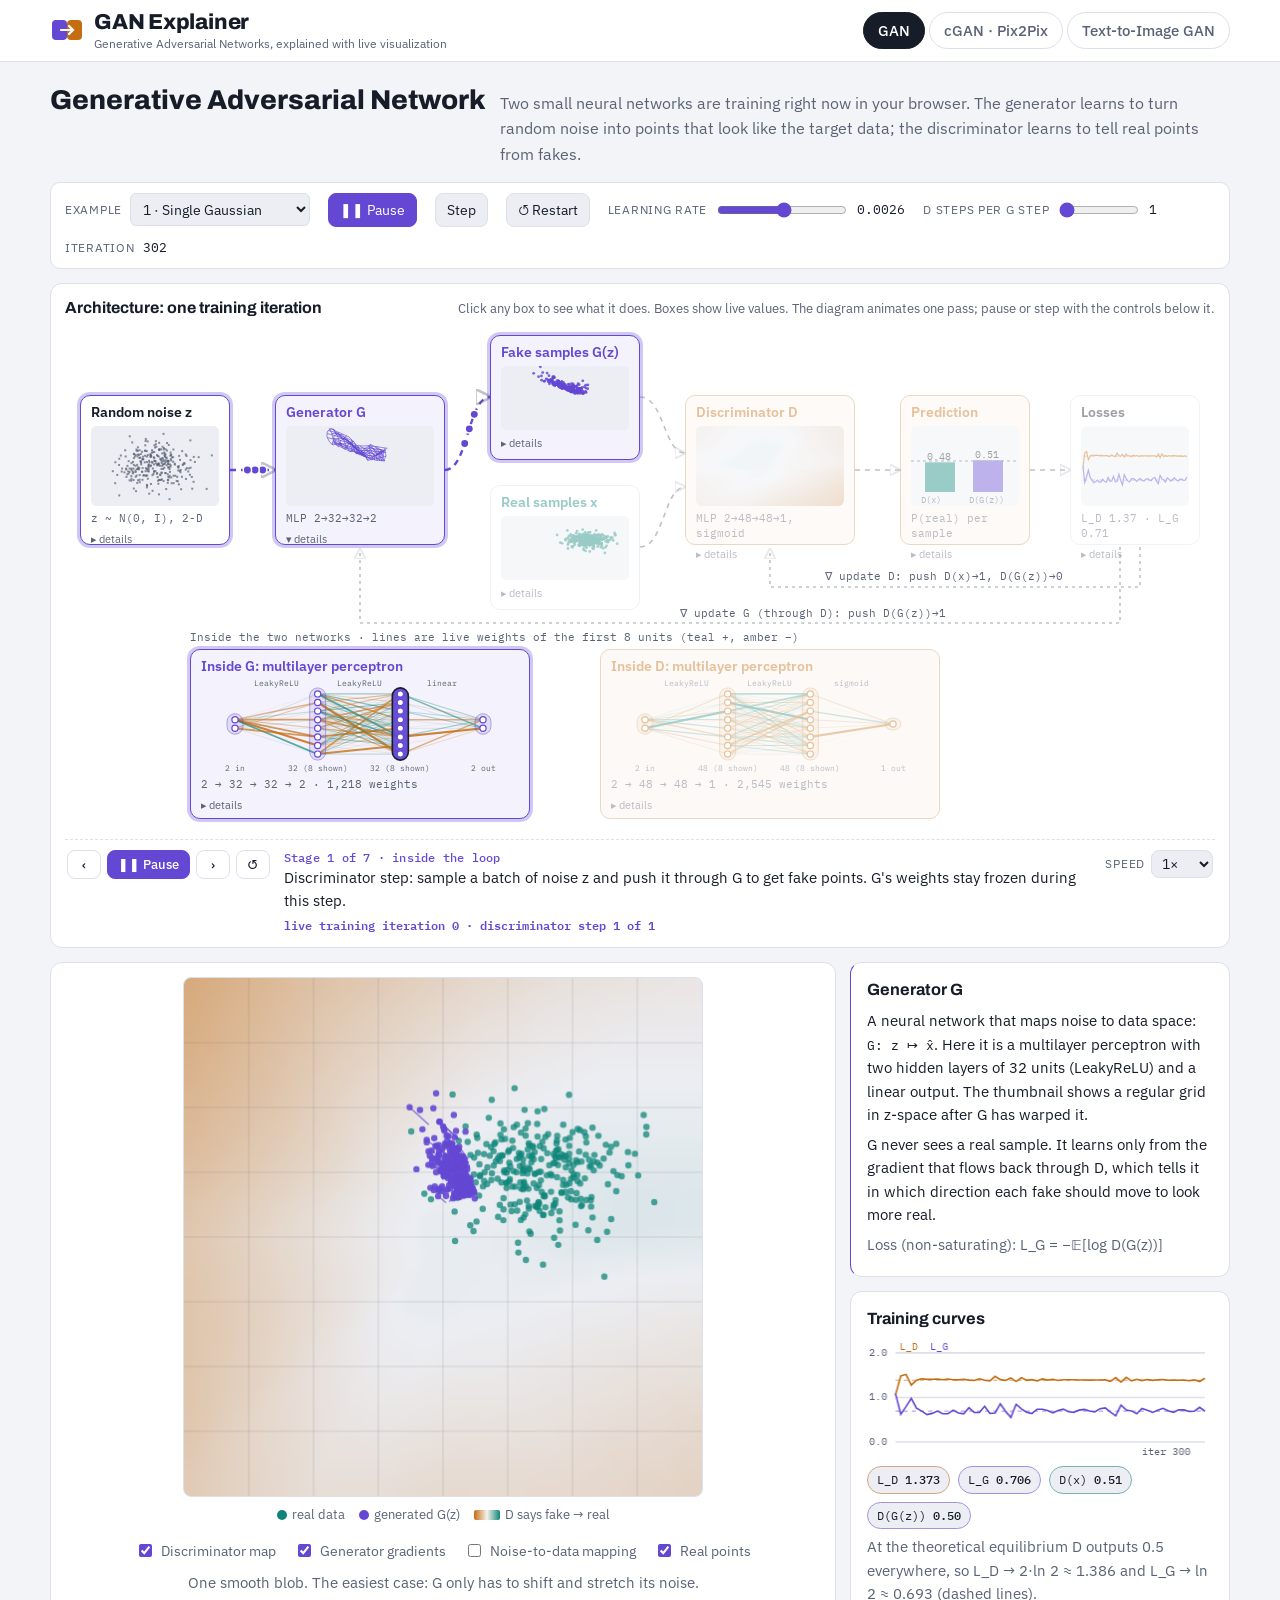
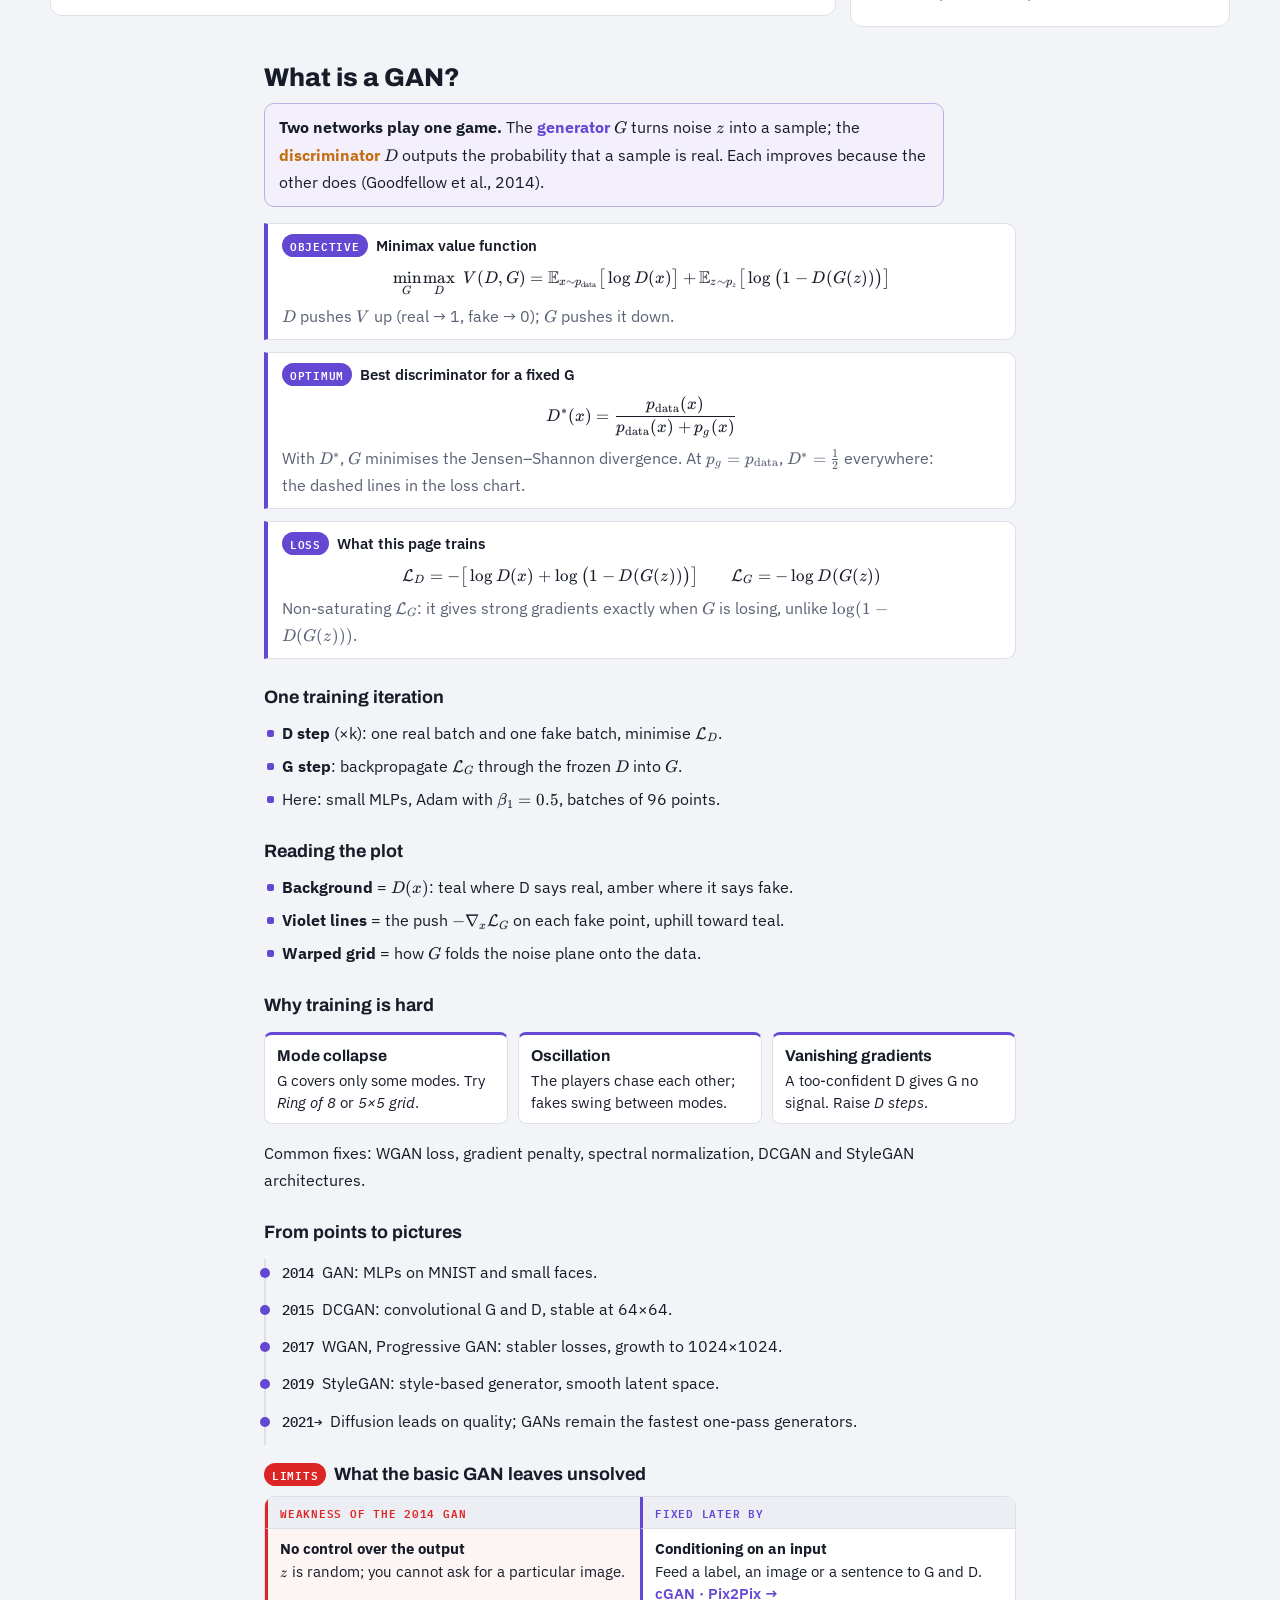
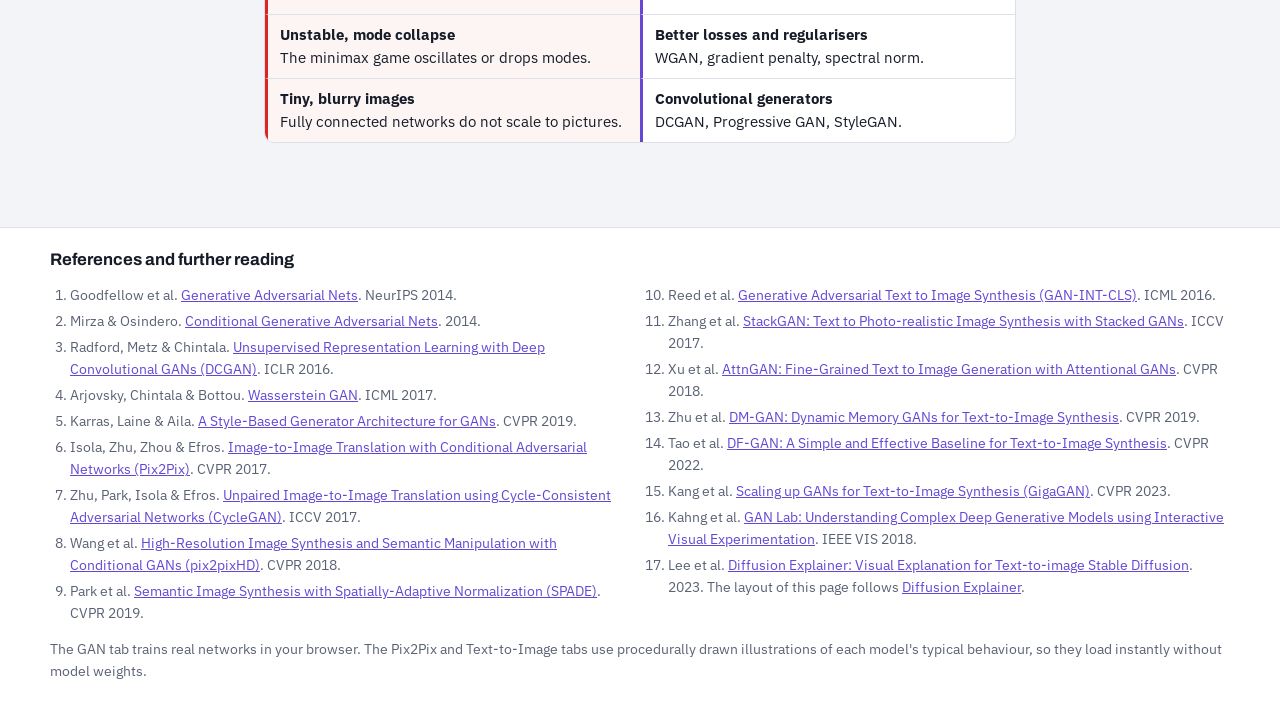
<file: gan.html>
<!DOCTYPE html>
<html lang="en" data-explainer="gan">
<head>
<meta charset="utf-8">
<meta name="viewport" content="width=device-width, initial-scale=1">
<link rel="preconnect" href="https://fonts.googleapis.com">
<link rel="preconnect" href="https://fonts.gstatic.com" crossorigin>
<link href="https://fonts.googleapis.com/css2?family=Archivo:wght@500;700;800&family=IBM+Plex+Mono:wght@400;500&family=IBM+Plex+Sans:ital,wght@0,400;0,500;0,600;1,400&display=swap" rel="stylesheet">
<script>try{if(window.frameElement&&window.frameElement.id==="frame")document.documentElement.classList.add("embedded")}catch(e){}</script>
<title>GAN Explainer</title>
<style>
/* Layout idea: a lab bench. Each tab = control strip, a live architecture diagram whose nodes hold real outputs, a workspace, then the long-form explanation. Violet = generator, amber = discriminator, teal = real data. */
:root{
  --bg:#f3f4f8; --panel:#ffffff; --ink:#1a1f2e; --muted:#596173; --line:#dcdfe8; --soft:#eceef4;
  --gen:#6448d4; --dis:#c46d12; --real:#0f857a; --bad:#c2334a;
  --font-display:"Archivo","Helvetica Neue",Arial,sans-serif;
  --font-body:"IBM Plex Sans",system-ui,-apple-system,"Segoe UI",sans-serif;
  --font-mono:"IBM Plex Mono",ui-monospace,Menlo,Consolas,monospace;
  color-scheme:light;
}
@media (prefers-color-scheme:dark){:root:not([data-theme="light"]){--bg:#11131a;--panel:#1a1d27;--ink:#e6e8f0;--muted:#9aa1b3;--line:#2d3142;--soft:#232736;--gen:#a08cff;--dis:#f0a14d;--real:#3cc2b2;--bad:#ff6b82;color-scheme:dark;}}
:root[data-theme="dark"]{--bg:#11131a;--panel:#1a1d27;--ink:#e6e8f0;--muted:#9aa1b3;--line:#2d3142;--soft:#232736;--gen:#a08cff;--dis:#f0a14d;--real:#3cc2b2;--bad:#ff6b82;color-scheme:dark;}
*{box-sizing:border-box}
html,body{margin:0}
body{background:var(--bg);color:var(--ink);font-family:var(--font-body);font-size:16px;line-height:1.6;-webkit-font-smoothing:antialiased}
a{color:var(--gen)}
h1,h2,h3{font-family:var(--font-display);text-wrap:balance;line-height:1.2;margin:0}
button,select,input{font:inherit;color:inherit}
:focus-visible{outline:2px solid var(--gen);outline-offset:2px}
.mono{font-family:var(--font-mono);font-size:.85em}
.wrap{max-width:1220px;margin:0 auto;padding:0 20px}

/* header */
.top{background:var(--panel);border-bottom:1px solid var(--line);position:sticky;top:0;z-index:20}
.top .wrap{display:flex;align-items:center;gap:24px;flex-wrap:wrap;padding-top:10px;padding-bottom:10px}
.brand{display:flex;align-items:center;gap:10px;text-decoration:none;color:var(--ink)}
.brand h1{font-size:1.35rem;font-weight:800;letter-spacing:-.01em}
.brand small{display:block;font-family:var(--font-body);font-weight:400;font-size:.78rem;color:var(--muted);letter-spacing:0}
.tabs{display:flex;gap:4px;flex-wrap:wrap;margin-left:auto}
.tab{border:1px solid var(--line);background:transparent;border-radius:999px;padding:6px 14px;cursor:pointer;font-weight:500;font-size:.92rem;color:var(--muted)}
.tab[aria-selected="true"]{background:var(--ink);color:var(--panel);border-color:var(--ink)}
.tab:hover{border-color:var(--ink)}

.view{display:none;padding:22px 0 40px}
.view.active{display:block}
.lede{display:flex;align-items:baseline;gap:14px;flex-wrap:wrap;margin-bottom:14px}
.lede h2{font-size:1.7rem;font-weight:800}
.lede p{margin:0;color:var(--muted);max-width:70ch}

/* control strip */
.controls{display:flex;flex-wrap:wrap;gap:10px 18px;align-items:center;background:var(--panel);border:1px solid var(--line);border-radius:10px;padding:10px 14px;margin-bottom:14px}
.ctl{display:flex;align-items:center;gap:8px;font-size:.88rem;color:var(--muted)}
.ctl label{white-space:nowrap}
.ctl select{background:var(--soft);border:1px solid var(--line);border-radius:6px;padding:5px 8px;color:var(--ink);max-width:290px}
.ctl input[type=range]{width:130px;accent-color:var(--gen)}
.ctl output{font-family:var(--font-mono);font-size:.82rem;color:var(--ink);min-width:3.2em}
.btn{border:1px solid var(--line);background:var(--soft);border-radius:6px;padding:5px 11px;cursor:pointer;font-size:.88rem;color:var(--ink);display:inline-flex;align-items:center;gap:6px}
.btn:hover{border-color:var(--ink)}
.btn.primary{background:var(--gen);border-color:var(--gen);color:#fff}
.seg{display:inline-flex;border:1px solid var(--line);border-radius:6px;overflow:hidden}
.seg button{border:0;background:var(--soft);padding:5px 10px;cursor:pointer;font-size:.84rem;color:var(--muted);border-right:1px solid var(--line)}
.seg button:last-child{border-right:0}
.seg button[aria-pressed="true"]{background:var(--ink);color:var(--panel)}
.chk{display:flex;align-items:center;gap:6px;font-size:.86rem;color:var(--muted);cursor:pointer}
.chk input{accent-color:var(--gen)}

/* architecture flow */
.flowbox{background:var(--panel);border:1px solid var(--line);border-radius:12px;padding:14px 14px 6px;margin-bottom:14px}
.flowhead{display:flex;justify-content:space-between;align-items:baseline;gap:10px;flex-wrap:wrap;margin-bottom:6px}
.flowhead h3{font-size:1rem;font-weight:700}
.flowhead span{font-size:.82rem;color:var(--muted)}
.flowscroll{overflow-x:auto;padding-bottom:8px}
.flow{position:relative;width:1120px;margin:0 auto}
.flow svg.arrows{position:absolute;inset:0;pointer-events:none;overflow:visible}
.flow svg.arrows path{fill:none;stroke:var(--muted);stroke-width:1.6}
.flow svg.arrows path.live{stroke-dasharray:5 5;animation:dash 1s linear infinite}
.flow svg.arrows .lbl{font-family:var(--font-mono);font-size:11px;fill:var(--muted)}
@keyframes dash{to{stroke-dashoffset:-20}}
@media (prefers-reduced-motion:reduce){.flow svg.arrows path.live{animation:none}}
.node{position:absolute;border:1.5px solid var(--line);border-radius:10px;background:var(--panel);padding:8px 10px;cursor:pointer;text-align:left;display:flex;flex-direction:column;gap:5px;transition:box-shadow .15s,border-color .15s}
.node:hover{border-color:var(--ink)}
.node[aria-expanded="true"]{box-shadow:0 0 0 3px color-mix(in srgb,var(--ink) 18%,transparent);border-color:var(--ink)}
.node .t{font-weight:600;font-size:.86rem;line-height:1.25}
.node .s{font-family:var(--font-mono);font-size:.7rem;color:var(--muted);line-height:1.3}
.node.g{border-color:color-mix(in srgb,var(--gen) 55%,var(--line));background:color-mix(in srgb,var(--gen) 7%,var(--panel))}
.node.g .t{color:var(--gen)}
.node.d{border-color:color-mix(in srgb,var(--dis) 55%,var(--line));background:color-mix(in srgb,var(--dis) 8%,var(--panel))}
.node.d .t{color:var(--dis)}
.node.r .t{color:var(--real)}
.node canvas{display:block;border-radius:6px;background:var(--soft);image-rendering:auto}
.node .open{font-size:.68rem;color:var(--muted)}
.node svg.arch{display:block;overflow:visible}
.node svg.arch text{font-family:var(--font-mono);font-size:7.5px;fill:var(--muted)}
.node svg.arch.mini text{font-size:7.2px}
.node.na{opacity:.42}
.node.na .t{color:var(--muted)}
.node .open::before{content:"▸ "}
.node[aria-expanded="true"] .open::before{content:"▾ "}

/* workspace */
.work{display:grid;grid-template-columns:minmax(0,1fr) minmax(300px,380px);gap:14px;align-items:start}
@media (max-width:900px){.work{grid-template-columns:1fr}}
.card{background:var(--panel);border:1px solid var(--line);border-radius:12px;padding:14px 16px}
.card h4{margin:0 0 6px;font-family:var(--font-display);font-size:1.02rem}
.card p{margin:.4em 0;font-size:.92rem}
.card .kv{display:grid;grid-template-columns:auto 1fr;gap:3px 12px;font-size:.84rem;margin-top:8px}
.card .kv dt{color:var(--muted)}
.card .kv dd{margin:0;font-family:var(--font-mono);font-size:.8rem}
.detail{border-left:4px solid var(--ink)}
.detail.g{border-left-color:var(--gen)}.detail.d{border-left-color:var(--dis)}.detail.r{border-left-color:var(--real)}
.stats{display:flex;flex-wrap:wrap;gap:8px;margin:8px 0 2px}
.pill{font-family:var(--font-mono);font-size:.76rem;padding:3px 9px;border-radius:999px;background:var(--soft);border:1px solid var(--line);font-variant-numeric:tabular-nums}
.pill b{font-weight:500}
.pill.g{border-color:color-mix(in srgb,var(--gen) 50%,var(--line))}
.pill.d{border-color:color-mix(in srgb,var(--dis) 50%,var(--line))}
.pill.r{border-color:color-mix(in srgb,var(--real) 50%,var(--line))}
.note{font-size:.8rem;color:var(--muted)}
.legend{display:flex;gap:14px;flex-wrap:wrap;font-size:.8rem;color:var(--muted);margin-top:8px}
.legend i{display:inline-block;width:10px;height:10px;border-radius:50%;margin-right:5px;vertical-align:-1px}
.side{display:flex;flex-direction:column;gap:14px}

/* GAN canvas */
.datacard{display:flex;flex-direction:column;align-items:center}
#ganCanvas{width:100%;max-width:520px;aspect-ratio:1;border-radius:8px;border:1px solid var(--line);background:var(--soft)}
#lossCanvas{width:100%;height:120px;display:block}

/* pix2pix triptych */
.trip{display:grid;grid-template-columns:repeat(3,minmax(0,1fr));gap:12px}
@media (max-width:640px){.trip{grid-template-columns:1fr}}
.fig{display:flex;flex-direction:column;gap:6px}
.fig .cap{font-size:.82rem;color:var(--muted);display:flex;justify-content:space-between;gap:8px}
.fig .cap b{color:var(--ink);font-weight:600}
.imgbox{position:relative;aspect-ratio:1;border-radius:8px;overflow:hidden;border:1px solid var(--line);background:var(--soft)}
.imgbox canvas{width:100%;height:100%;display:block}
.imgbox canvas.overlay{position:absolute;inset:0;image-rendering:pixelated;opacity:.45;mix-blend-mode:normal}
.epochbar{display:flex;align-items:center;gap:10px;margin-top:12px;font-size:.86rem;color:var(--muted)}
.epochbar input{flex:1;accent-color:var(--gen)}
.lossrow{display:grid;grid-template-columns:repeat(3,1fr);gap:8px;margin-top:10px}
.lossrow button{border:1px solid var(--line);border-radius:8px;background:var(--soft);padding:6px;cursor:pointer;display:flex;flex-direction:column;gap:4px;align-items:center;font-size:.76rem;color:var(--muted)}
.lossrow button[aria-pressed="true"]{border-color:var(--ink);color:var(--ink)}
.lossrow canvas{width:100%;aspect-ratio:1;border-radius:5px;display:block}

/* t2i */
.t2iwork{display:grid;grid-template-columns:minmax(0,1fr) minmax(300px,380px);gap:14px;align-items:start}
@media (max-width:900px){.t2iwork{grid-template-columns:1fr}}
.genrow{display:grid;grid-template-columns:minmax(0,1.6fr) minmax(0,1fr);gap:14px}
@media (max-width:640px){.genrow{grid-template-columns:1fr}}
.tokens{display:flex;flex-wrap:wrap;gap:5px;margin:4px 0 8px}
.tok{font-family:var(--font-mono);font-size:.8rem;padding:2px 7px;border-radius:5px;border:1px solid var(--line);background:var(--soft);cursor:pointer}
.tok.hit{border-color:var(--gen);color:var(--gen)}
.tok[aria-pressed="true"]{background:var(--gen);color:#fff;border-color:var(--gen)}
.vec{display:flex;gap:2px;height:22px;align-items:flex-end}
.vec i{flex:1;border-radius:2px 2px 0 0;background:var(--gen);min-height:2px}
.vec.z i{background:var(--muted)}
.vec.mu i{background:var(--dis)}
.stagestrip{display:grid;grid-template-columns:repeat(3,1fr);gap:8px;margin-top:10px}
.stagestrip button{border:1px solid var(--line);background:var(--soft);border-radius:8px;padding:5px;cursor:pointer;display:flex;flex-direction:column;align-items:center;gap:4px;font-size:.74rem;color:var(--muted)}
.stagestrip button[aria-pressed="true"]{border-color:var(--gen);color:var(--gen)}
.stagestrip button:disabled{opacity:.35;cursor:not-allowed}
.stagestrip canvas{width:100%;aspect-ratio:1;border-radius:5px;display:block}
.match{display:grid;grid-template-columns:repeat(3,1fr);gap:8px;margin-top:8px}
.match figure{margin:0;display:flex;flex-direction:column;gap:4px;font-size:.72rem;color:var(--muted)}
.match canvas{width:100%;aspect-ratio:1;border-radius:6px;display:block}
.match .v{font-family:var(--font-mono);font-size:.72rem}
.match .v.ok{color:var(--real)}.match .v.no{color:var(--bad)}

/* article */
.explain{max-width:760px;margin:36px auto 0;padding:0 4px}
.explain h3{font-size:1.45rem;font-weight:800;margin:34px 0 10px}
.explain h3:first-child{margin-top:0}
.explain h4{font-family:var(--font-display);font-size:1.08rem;margin:22px 0 6px}
.explain p,.explain li{font-size:1rem;max-width:68ch}
.explain .eq{font-family:var(--font-mono);font-size:.9rem;background:var(--panel);border:1px solid var(--line);border-radius:8px;padding:10px 14px;overflow-x:auto;white-space:nowrap;margin:10px 0}
.explain table{border-collapse:collapse;font-size:.88rem;margin:10px 0;font-variant-numeric:tabular-nums}
.explain th,.explain td{border-bottom:1px solid var(--line);padding:5px 12px;text-align:left}
.explain th{font-weight:600;color:var(--muted)}
.timeline{list-style:none;padding:0;margin:12px 0;border-left:2px solid var(--line)}
.timeline li{padding:0 0 10px 16px;position:relative}
.timeline li::before{content:"";position:absolute;left:-6px;top:9px;width:10px;height:10px;border-radius:50%;background:var(--gen)}
.timeline b{font-family:var(--font-mono);font-weight:500;font-size:.85rem;margin-right:8px}
footer{border-top:1px solid var(--line);background:var(--panel);margin-top:30px}
footer .wrap{padding-top:22px;padding-bottom:30px;font-size:.86rem;color:var(--muted)}
footer h3{font-size:1.05rem;color:var(--ink);margin-bottom:8px}
footer ol{padding-left:20px;columns:2;column-gap:36px}
@media (max-width:700px){footer ol{columns:1}}
footer li{margin-bottom:4px;break-inside:avoid}
</style>
<link rel="stylesheet" href="theme.css">
<link rel="stylesheet" href="katex/katex.min.css">
<script defer src="katex/katex.min.js"></script>
<script defer src="katex/auto-render.min.js"></script>
<script defer src="math.js"></script>
</head>
<body>
<header class="top"><div class="wrap">
  <a class="brand" href="#gan" aria-label="GAN Explainer home">
    <svg width="34" height="34" viewBox="0 0 34 34" aria-hidden="true"><rect x="2" y="7" width="15" height="20" rx="4" fill="var(--gen)"/><rect x="17" y="7" width="15" height="20" rx="4" fill="var(--dis)"/><path d="M11 17h12M19 13l4 4-4 4" stroke="#fff" stroke-width="2.2" fill="none" stroke-linecap="round"/></svg>
    <h1>GAN Explainer<small>Generative Adversarial Networks, explained with live visualization</small></h1>
  </a>
  <nav class="tabs" role="tablist" aria-label="Choose a model">
    <button class="tab" role="tab" id="tab-gan" data-view="gan" aria-selected="true">GAN</button>
    <button class="tab" role="tab" id="tab-pix2pix" data-view="pix2pix" aria-selected="false">cGAN · Pix2Pix</button>
    <button class="tab" role="tab" id="tab-text2image" data-view="text2image" aria-selected="false">Text-to-Image GAN</button>
  </nav>
</div></header>
<main>
<!-- ===================== GAN VIEW ===================== -->
<section class="view active" id="view-gan" role="tabpanel" aria-labelledby="tab-gan"><div class="wrap">
  <div class="lede"><h2>Generative Adversarial Network</h2><p>Two small neural networks are training right now in your browser. The generator learns to turn random noise into points that look like the target data; the discriminator learns to tell real points from fakes.</p></div>

  <div class="controls" role="group" aria-label="GAN controls">
    <div class="ctl"><label for="ganDs">Example</label><select id="ganDs"></select></div>
    <button class="btn primary" id="ganPlay" type="button">❚❚ Pause</button>
    <button class="btn" id="ganStep" type="button">Step</button>
    <button class="btn" id="ganReset" type="button">↺ Restart</button>
    <div class="ctl"><label for="ganLr">Learning rate</label><input type="range" id="ganLr" min="0" max="100" value="52"><output id="ganLrOut">0.003</output></div>
    <div class="ctl"><label for="ganK">D steps per G step</label><input type="range" id="ganK" min="1" max="5" value="1" style="width:80px"><output id="ganKOut">1</output></div>
    <div class="ctl"><span>Iteration</span><output id="ganIter" style="min-width:4em">0</output></div>
  </div>

  <div class="flowbox">
    <div class="flowhead"><h3>Architecture: one training iteration</h3><span>Click any box to see what it does. Boxes show live values.</span></div>
    <div class="flowscroll"><div class="flow" id="ganFlow" style="height:500px">
      <svg class="arrows" viewBox="0 0 1120 500" width="1120" height="500" aria-hidden="true">
        <defs><marker id="ah" viewBox="0 0 10 10" refX="9" refY="5" markerWidth="7" markerHeight="7" orient="auto"><path d="M0,0L10,5L0,10z" fill="currentColor" style="color:var(--muted)"/></marker></defs>
        <path class="live" d="M150,145 H195" marker-end="url(#ah)"/>
        <path class="live" d="M365,145 C388,145 388,72 410,72" marker-end="url(#ah)"/>
        <path class="live" d="M560,72 C584,72 584,128 605,128" marker-end="url(#ah)"/>
        <path class="live" d="M560,222 C584,222 584,162 605,162" marker-end="url(#ah)"/>
        <path class="live" d="M775,145 H820" marker-end="url(#ah)"/>
        <path class="live" d="M950,145 H990" marker-end="url(#ah)"/>
        <path d="M1060,222 V262 H690 V224" stroke-dasharray="3 4" marker-end="url(#ah)"/>
        <path d="M1040,222 V298 H280 V224" stroke-dasharray="3 4" marker-end="url(#ah)"/>
        <text class="lbl" x="745" y="255">∇ update D: push D(x)→1, D(G(z))→0</text>
        <text class="lbl" x="600" y="292">∇ update G (through D): push D(G(z))→1</text>
        <text class="lbl" x="110" y="316">Inside the two networks · lines are live weights of the first 8 units (teal +, amber −)</text>
      </svg>
      <button class="node" data-k="noise" style="left:0;top:70px;width:150px;height:150px" aria-expanded="false"><span class="t">Random noise z</span><canvas id="gnNoise" width="128" height="80" style="width:128px;height:80px"></canvas><span class="s">z ~ N(0, I), 2-D</span></button>
      <button class="node g" data-k="G" style="left:195px;top:70px;width:170px;height:150px" aria-expanded="true"><span class="t">Generator G</span><canvas id="gnG" width="148" height="80" style="width:148px;height:80px"></canvas><span class="s">MLP 2→32→32→2</span></button>
      <button class="node g" data-k="fake" style="left:410px;top:10px;width:150px;height:125px" aria-expanded="false"><span class="t">Fake samples G(z)</span><canvas id="gnFake" width="128" height="64" style="width:128px;height:64px"></canvas></button>
      <button class="node r" data-k="real" style="left:410px;top:160px;width:150px;height:125px" aria-expanded="false"><span class="t">Real samples x</span><canvas id="gnReal" width="128" height="64" style="width:128px;height:64px"></canvas></button>
      <button class="node d" data-k="D" style="left:605px;top:70px;width:170px;height:150px" aria-expanded="false"><span class="t">Discriminator D</span><canvas id="gnD" width="148" height="80" style="width:148px;height:80px"></canvas><span class="s">MLP 2→48→48→1, sigmoid</span></button>
      <button class="node d" data-k="pred" style="left:820px;top:70px;width:130px;height:150px" aria-expanded="false"><span class="t">Prediction</span><canvas id="gnPred" width="108" height="80" style="width:108px;height:80px"></canvas><span class="s">P(real) per sample</span></button>
      <button class="node" data-k="loss" style="left:990px;top:70px;width:130px;height:150px" aria-expanded="false"><span class="t">Losses</span><canvas id="gnLoss" width="108" height="80" style="width:108px;height:80px"></canvas><span class="s" id="gnLossTxt">L_D – · L_G –</span></button>
      <button class="node g" data-k="archG" style="left:110px;top:324px;width:340px;height:170px" aria-expanded="false"><span class="t">Inside G: multilayer perceptron</span><svg class="arch" id="gnArchG" width="316" height="92" viewBox="0 0 316 92" aria-hidden="true"></svg><span class="s">2 → 32 → 32 → 2 · 1,218 weights</span></button>
      <button class="node d" data-k="archD" style="left:520px;top:324px;width:340px;height:170px" aria-expanded="false"><span class="t">Inside D: multilayer perceptron</span><svg class="arch" id="gnArchD" width="316" height="92" viewBox="0 0 316 92" aria-hidden="true"></svg><span class="s">2 → 48 → 48 → 1 · 2,545 weights</span></button>
    </div></div>
  </div>

  <div class="work">
    <div class="card datacard">
      <canvas id="ganCanvas" width="520" height="520" aria-label="Data space: real points, generated points and the discriminator's decision map"></canvas>
      <div class="legend"><span><i style="background:var(--real)"></i>real data</span><span><i style="background:var(--gen)"></i>generated G(z)</span><span><i style="background:linear-gradient(90deg,#c46d12,#f6f2ea,#0f857a);border-radius:2px;width:26px"></i>D says fake → real</span></div>
      <div class="controls" style="margin:10px 0 0;border:0;padding:4px 0;background:transparent;justify-content:center">
        <label class="chk"><input type="checkbox" id="ganShowD" checked> Discriminator map</label>
        <label class="chk"><input type="checkbox" id="ganShowGrad" checked> Generator gradients</label>
        <label class="chk"><input type="checkbox" id="ganShowMan"> Noise-to-data mapping</label>
        <label class="chk"><input type="checkbox" id="ganShowReal" checked> Real points</label>
      </div>
      <p class="note" id="ganDsNote" style="text-align:center;max-width:60ch"></p>
    </div>
    <div class="side">
      <div class="card detail" id="ganDetail" aria-live="polite"></div>
      <div class="card">
        <h4>Training curves</h4>
        <canvas id="lossCanvas" width="340" height="120"></canvas>
        <div class="stats">
          <span class="pill d">L_D <b id="sLD">–</b></span><span class="pill g">L_G <b id="sLG">–</b></span>
          <span class="pill r">D(x) <b id="sDr">–</b></span><span class="pill g">D(G(z)) <b id="sDf">–</b></span>
        </div>
        <p class="note">At the theoretical equilibrium D outputs 0.5 everywhere, so L_D → 2·ln 2 ≈ 1.386 and L_G → ln 2 ≈ 0.693 (dashed lines).</p>
      </div>
    </div>
  </div>

  <article class="explain">
    <h3>What is a GAN?</h3>
    <p class="tldr"><b>Two networks play one game.</b> The <b style="color:var(--gen)">generator</b> \(G\) turns noise \(z\) into a sample; the <b style="color:var(--dis)">discriminator</b> \(D\) outputs the probability that a sample is real. Each improves because the other does (Goodfellow et al., 2014).</p>

    <div class="keq"><div class="keq-h"><span class="k">Objective</span>Minimax value function</div>
      \[\min_G\max_D\;V(D,G)=\mathbb{E}_{x\sim p_{\text{data}}}\big[\log D(x)\big]+\mathbb{E}_{z\sim p_z}\big[\log\big(1-D(G(z))\big)\big]\]
      <p class="keq-n">\(D\) pushes \(V\) up (real → 1, fake → 0); \(G\) pushes it down.</p></div>

    <div class="keq"><div class="keq-h"><span class="k">Optimum</span>Best discriminator for a fixed G</div>
      \[D^*(x)=\frac{p_{\text{data}}(x)}{p_{\text{data}}(x)+p_g(x)}\]
      <p class="keq-n">With \(D^*\), \(G\) minimises the Jensen–Shannon divergence. At \(p_g=p_{\text{data}}\), \(D^*=\tfrac12\) everywhere: the dashed lines in the loss chart.</p></div>

    <div class="keq"><div class="keq-h"><span class="k">Loss</span>What this page trains</div>
      \[\mathcal{L}_D=-\big[\log D(x)+\log\big(1-D(G(z))\big)\big]\qquad\mathcal{L}_G=-\log D(G(z))\]
      <p class="keq-n">Non-saturating \(\mathcal{L}_G\): it gives strong gradients exactly when \(G\) is losing, unlike \(\log(1-D(G(z)))\).</p></div>

    <h4>One training iteration</h4>
    <ul class="pts">
      <li><b>D step</b> (×k): one real batch and one fake batch, minimise \(\mathcal{L}_D\).</li>
      <li><b>G step</b>: backpropagate \(\mathcal{L}_G\) through the frozen \(D\) into \(G\).</li>
      <li>Here: small MLPs, Adam with \(\beta_1=0.5\), batches of 96 points.</li>
    </ul>

    <h4>Reading the plot</h4>
    <ul class="pts">
      <li><b>Background</b> = \(D(x)\): teal where D says real, amber where it says fake.</li>
      <li><b>Violet lines</b> = the push \(-\nabla_x\mathcal{L}_G\) on each fake point, uphill toward teal.</li>
      <li><b>Warped grid</b> = how \(G\) folds the noise plane onto the data.</li>
    </ul>

    <h4>Why training is hard</h4>
    <div class="cards3">
      <div><b>Mode collapse</b>G covers only some modes. Try <i>Ring of 8</i> or <i>5×5 grid</i>.</div>
      <div><b>Oscillation</b>The players chase each other; fakes swing between modes.</div>
      <div><b>Vanishing gradients</b>A too-confident D gives G no signal. Raise <i>D steps</i>.</div>
    </div>
    <p>Common fixes: WGAN loss, gradient penalty, spectral normalization, DCGAN and StyleGAN architectures.</p>

    <h4>From points to pictures</h4>
    <ul class="timeline">
      <li><b>2014</b>GAN: MLPs on MNIST and small faces.</li>
      <li><b>2015</b>DCGAN: convolutional G and D, stable at 64×64.</li>
      <li><b>2017</b>WGAN, Progressive GAN: stabler losses, growth to 1024×1024.</li>
      <li><b>2019</b>StyleGAN: style-based generator, smooth latent space.</li>
      <li><b>2021→</b>Diffusion leads on quality; GANs remain the fastest one-pass generators.</li>
    </ul>
    <div class="why-h"><span class="k">Limits</span>What the basic GAN leaves unsolved</div>
    <div class="pf">
<div class="hd p">Weakness of the 2014 GAN</div><div class="hd f">Fixed later by</div>
<div class="p"><b>No control over the output</b>\(z\) is random; you cannot ask for a particular image.</div><div class="f"><b>Conditioning on an input</b>Feed a label, an image or a sentence to G and D. <a class="go" href="#pix2pix">cGAN · Pix2Pix →</a></div>
<div class="p"><b>Unstable, mode collapse</b>The minimax game oscillates or drops modes.</div><div class="f"><b>Better losses and regularisers</b>WGAN, gradient penalty, spectral norm.</div>
<div class="p"><b>Tiny, blurry images</b>Fully connected networks do not scale to pictures.</div><div class="f"><b>Convolutional generators</b>DCGAN, Progressive GAN, StyleGAN.</div>
</div>
  </article>
</div></section>
<!-- ===================== PIX2PIX VIEW ===================== -->
<section class="view" id="view-pix2pix" role="tabpanel" aria-labelledby="tab-pix2pix"><div class="wrap">
  <div class="lede"><h2>Conditional GAN: Pix2Pix</h2><p>Pix2Pix translates one kind of image into another, such as labels into photos or edges into products. The generator sees an input image; the discriminator judges whether each patch of an (input, output) pair looks real.</p></div>

  <div class="controls" role="group" aria-label="Pix2Pix controls">
    <div class="ctl"><label for="pixTask">Example</label><select id="pixTask"></select></div>
    <button class="btn" id="pixNew" type="button">⟳ New input</button>
    <div class="ctl"><span>Objective</span><div class="seg" id="pixObj"><button type="button" data-v="L1">L1 only</button><button type="button" data-v="cGAN">cGAN only</button><button type="button" data-v="L1+cGAN" aria-pressed="true">L1 + cGAN</button></div></div>
    <div class="ctl"><span>Generator</span><div class="seg" id="pixArch"><button type="button" data-v="UNet" aria-pressed="true">U-Net</button><button type="button" data-v="ED">Encoder-decoder</button></div></div>
    <label class="chk"><input type="checkbox" id="pixPatch"> PatchGAN overlay</label>
  </div>

  <div class="flowbox">
    <div class="flowhead"><h3>Architecture: generator and PatchGAN discriminator</h3><span>Click any box for details.</span></div>
    <div class="flowscroll"><div class="flow" style="height:385px">
      <svg class="arrows" viewBox="0 0 1120 385" width="1120" height="385" aria-hidden="true">
        <defs><marker id="ah2" viewBox="0 0 10 10" refX="9" refY="5" markerWidth="7" markerHeight="7" orient="auto"><path d="M0,0L10,5L0,10z" fill="currentColor" style="color:var(--muted)"/></marker></defs>
        <path class="live" d="M150,150 H195" marker-end="url(#ah2)"/>
        <path class="live" d="M385,150 C408,150 408,85 430,85" marker-end="url(#ah2)"/>
        <path class="live" d="M580,85 C602,85 602,140 625,140" marker-end="url(#ah2)"/>
        <path class="live" d="M580,262 C602,262 602,210 625,210" marker-end="url(#ah2)"/>
        <path class="live" d="M75,235 V358 H700 V262" marker-end="url(#ah2)"/>
        <path class="live" d="M795,175 H840" marker-end="url(#ah2)"/>
        <path class="live" d="M970,175 H1010" marker-end="url(#ah2)"/>
        <path d="M505,345 V374 H1065 V262" stroke-dasharray="3 4" marker-end="url(#ah2)"/>
        <text class="lbl" x="170" y="351">x is also given to D</text>
        <text class="lbl" x="820" y="368">y used by the L1 term</text>
      </svg>
      <button class="node" data-k="x" style="left:0;top:65px;width:150px;height:170px" aria-expanded="false"><span class="t">Input x</span><canvas id="pnX" width="128" height="128" style="width:128px;height:128px"></canvas><span class="s" id="pnXs">labels</span></button>
      <button class="node g" data-k="G" style="left:195px;top:65px;width:190px;height:170px" aria-expanded="true"><span class="t">Generator: U-Net</span><svg id="unetMini" width="168" height="112" viewBox="0 0 168 112" aria-hidden="true"></svg><span class="s">256×256 → 1×1 → 256×256</span></button>
      <button class="node g" data-k="out" style="left:430px;top:0;width:150px;height:170px" aria-expanded="false"><span class="t">Output G(x)</span><canvas id="pnOut" width="128" height="128" style="width:128px;height:128px"></canvas><span class="s" id="pnOuts">epoch 200</span></button>
      <button class="node r" data-k="y" style="left:430px;top:178px;width:150px;height:167px" aria-expanded="false"><span class="t">Ground truth y</span><canvas id="pnY" width="128" height="128" style="width:128px;height:128px"></canvas></button>
      <button class="node d" data-k="D" style="left:625px;top:90px;width:170px;height:170px" aria-expanded="false"><span class="t">PatchGAN discriminator</span><svg id="patchMini" width="148" height="96" viewBox="0 0 148 96" aria-hidden="true"></svg><span class="s">input: concat(x, ·), 6 channels</span></button>
      <button class="node d" data-k="map" style="left:840px;top:90px;width:130px;height:170px" aria-expanded="false"><span class="t">Real/fake map</span><canvas id="pnMap" width="108" height="108" style="width:108px;height:108px;image-rendering:pixelated"></canvas><span class="s">one score per patch</span></button>
      <button class="node" data-k="loss" style="left:1010px;top:90px;width:110px;height:170px" aria-expanded="false"><span class="t">Loss</span><span class="s" style="font-size:.74rem;line-height:1.5;color:var(--ink)">L<sub>cGAN</sub>(G,D)<br>+ λ·L<sub>1</sub>(G)<br><br>λ = 100</span><span class="s" id="pnLoss">mean D: –</span></button>
    </div></div>
  </div>

  <div class="work">
    <div class="card">
      <div class="trip">
        <div class="fig"><div class="cap"><b>Input x</b><span id="pcapX"></span></div><div class="imgbox"><canvas id="pX" width="128" height="128"></canvas></div></div>
        <div class="fig"><div class="cap"><b>Generated G(x)</b><span id="pcapG"></span></div><div class="imgbox"><canvas id="pG" width="128" height="128"></canvas><canvas class="overlay" id="pOv" width="8" height="8" hidden></canvas></div></div>
        <div class="fig"><div class="cap"><b>Ground truth y</b><span id="pcapY"></span></div><div class="imgbox"><canvas id="pY" width="128" height="128"></canvas></div></div>
      </div>
      <div class="epochbar"><button class="btn" id="pixPlay" type="button">▶ Train</button><label for="pixEpoch">Epoch</label><input type="range" id="pixEpoch" min="0" max="200" value="200"><output id="pixEpochOut" class="mono">200</output></div>
      <div class="stats"><span class="pill d">PatchGAN: <b id="pixReal">–</b> of patches judged real</span><span class="pill" id="pixDs">dataset</span></div>
      <h4 style="margin-top:14px;font-family:var(--font-display)">Compare objectives at epoch 200</h4>
      <div class="lossrow" id="pixLossRow">
        <button type="button" data-v="L1"><canvas width="128" height="128"></canvas>L1 only: blurry</button>
        <button type="button" data-v="cGAN"><canvas width="128" height="128"></canvas>cGAN only: sharp, artifacts</button>
        <button type="button" data-v="L1+cGAN" aria-pressed="true"><canvas width="128" height="128"></canvas>L1 + cGAN</button>
      </div>
      <p class="note" style="margin-top:10px">Images in this tab are procedurally drawn illustrations that reproduce the typical behaviour reported in the Pix2Pix paper (blur from L1, artifacts from cGAN alone, misalignment without skip connections). They are not outputs of a trained network.</p>
    </div>
    <div class="side">
      <div class="card detail" id="pixDetail" aria-live="polite"></div>
    </div>
  </div>

  <article class="explain">
    <h3>From GAN to conditional GAN</h3>
    <p class="tldr"><b>Pix2Pix</b> (Isola et al., CVPR 2017) is a conditional GAN whose condition is a whole image: from aligned pairs \((x,y)\) it learns \(x\to y\). The same recipe handles labels→photo, edges→photo, map↔aerial, day→night and colorization.</p>
    <div class="why-h"><span class="k">Why</span>Why move beyond the plain GAN?</div>
    <div class="pf">
<div class="hd p">Weakness before Pix2Pix</div><div class="hd f">Fix in Pix2Pix</div>
<div class="p"><b>No control</b>An unconditional GAN draws a random sample from noise.</div><div class="f"><b>Condition on an image</b>D judges pairs \((x,y)\), so the output must match the input.</div>
<div class="p"><b>Regression alone is blurry</b>L1/L2 losses average all plausible answers.</div><div class="f"><b>L1 + adversarial</b>L1 for layout, the GAN term for sharp texture.</div>
<div class="p"><b>Detail lost in the bottleneck</b>An encoder-decoder squeezes everything through 1×1.</div><div class="f"><b>U-Net skips</b>Edges and positions bypass the bottleneck.</div>
<div class="p"><b>One score per image</b>A global D ignores local texture.</div><div class="f"><b>PatchGAN</b>One verdict per 70×70 patch.</div>
</div>

    <div class="keq"><div class="keq-h"><span class="k">Loss</span>Conditional adversarial loss</div>
      \[\mathcal{L}_{cGAN}(G,D)=\mathbb{E}_{x,y}\big[\log D(x,y)\big]+\mathbb{E}_{x,z}\big[\log\big(1-D(x,G(x,z))\big)\big]\]
      <p class="keq-n">D sees the input too: \((x,y)\) is a real pair, \((x,G(x))\) a fake pair.</p></div>
    <div class="keq"><div class="keq-h"><span class="k">Loss</span>L1 reconstruction</div>
      \[\mathcal{L}_{L1}(G)=\mathbb{E}_{x,y,z}\big[\lVert y-G(x,z)\rVert_1\big]\]</div>
    <div class="keq"><div class="keq-h"><span class="k">Objective</span>Full objective</div>
      \[G^*=\arg\min_G\max_D\;\mathcal{L}_{cGAN}(G,D)+\lambda\,\mathcal{L}_{L1}(G),\qquad\lambda=100\]
      <p class="keq-n">L1 fixes the low frequencies (what goes where); the adversarial term adds sharp, realistic texture.</p></div>

    <div class="cards3">
      <div><b>L1 only</b>Right layout, but blurry: averaging plausible answers.</div>
      <div><b>cGAN only</b>Sharp, but drifts from the input and adds artifacts.</div>
      <div><b>L1 + cGAN</b>Both. Compare with the buttons under the triptych.</div>
    </div>
    <p>Cityscapes labels→photo, scored by a pretrained FCN on the generated photos:</p>
    <table><thead><tr><th>Loss</th><th>Per-pixel acc.</th><th>Per-class acc.</th><th>Class IoU</th></tr></thead>
      <tbody><tr><td>L1</td><td>0.42</td><td>0.15</td><td>0.11</td></tr><tr><td>cGAN</td><td>0.57</td><td>0.22</td><td>0.16</td></tr><tr><td><b>L1 + cGAN</b></td><td><b>0.66</b></td><td><b>0.23</b></td><td><b>0.17</b></td></tr><tr><td>Ground-truth photos</td><td>0.80</td><td>0.26</td><td>0.21</td></tr></tbody></table>

    <h4>Architecture</h4>
    <ul class="pts">
      <li><b>Generator: U-Net.</b> Eight 4×4 stride-2 convs (C64–C128–C256–C512×5) down to 1×1, mirrored decoder, <b>skip connections</b> between mirror layers so edges survive. No \(z\): dropout is the only randomness.</li>
      <li><b>Discriminator: PatchGAN.</b> Each output sees a 70×70 patch; a 256² image gives a 30×30 grid of real/fake scores, averaged. A learned texture loss that works at any size.</li>
      <li><b>Training:</b> Adam, lr \(2\times10^{-4}\), \(\beta_1=0.5\); D loss halved; non-saturating G loss; batch size often 1; ~200 epochs on Facades.</li>
    </ul>

    <h4>The ten examples</h4>
    <table><thead><tr><th>#</th><th>Task</th><th>Dataset used in the paper or its project page</th></tr></thead><tbody id="pixTaskTable"></tbody></table>

    <div class="why-h"><span class="k">Limits</span>What Pix2Pix leaves unsolved</div>
    <ul class="pts">
      <li><b>Needs an aligned input image</b> → describe the picture in words instead: <a class="go" href="#text2image">Text-to-image GAN →</a></li>
    </ul>
    <h4>Other successors</h4>
    <ul class="pts">
      <li><b>Paired data needed</b> → CycleGAN (2017) adds cycle consistency for unpaired data.</li>
      <li><b>Resolution</b> → pix2pixHD (2018), multi-scale G and D up to 2048×1024.</li>
      <li><b>Label layouts</b> → SPADE / GauGAN (2019) feeds labels into every normalisation layer.</li>
      <li><b>Today</b>, image-conditioned diffusion (e.g. ControlNet) does similar jobs; U-Net + PatchGAN still appear inside many systems.</li>
    </ul>
  </article>
</div></section>
<!-- ===================== TEXT-TO-IMAGE VIEW ===================== -->
<section class="view" id="view-text2image" role="tabpanel" aria-labelledby="tab-text2image"><div class="wrap">
  <div class="lede"><h2>Text-to-Image GAN</h2><p>Here the condition is a sentence. A text encoder turns the description into vectors, and a stack of generators paints the image from coarse to fine. Pick a prompt and step through the stages.</p></div>

  <div class="controls" role="group" aria-label="Text-to-image controls">
    <div class="ctl"><label for="tPrompt">Prompt</label><select id="tPrompt"></select></div>
    <div class="ctl"><span>Model</span><div class="seg" id="tModel"><button type="button" data-v="ganint">GAN-INT-CLS ’16</button><button type="button" data-v="stack">StackGAN ’17</button><button type="button" data-v="attn" aria-pressed="true">AttnGAN ’18</button></div></div>
    <button class="btn" id="tSeed" type="button">🎲 New noise z</button>
    <div class="ctl"><label for="tInterp">Interpolate text toward next prompt</label><input type="range" id="tInterp" min="0" max="100" value="0"><output id="tInterpOut">0%</output></div>
  </div>

  <div class="flowbox">
    <div class="flowhead"><h3>Architecture: from words to pixels</h3><span>Click any box for details. Stage boxes show each generator's output.</span></div>
    <div class="flowscroll"><div class="flow" id="tFlow" style="height:300px">
      <svg class="arrows" viewBox="0 0 1120 300" width="1120" height="300" aria-hidden="true">
        <defs><marker id="ah3" viewBox="0 0 10 10" refX="9" refY="5" markerWidth="7" markerHeight="7" orient="auto"><path d="M0,0L10,5L0,10z" fill="currentColor" style="color:var(--muted)"/></marker></defs>
        <path class="live" d="M170,140 H210" marker-end="url(#ah3)"/>
        <path class="live" d="M360,120 C380,120 380,80 400,80" marker-end="url(#ah3)"/>
        <path class="live" d="M540,80 C560,80 560,135 580,135" marker-end="url(#ah3)"/>
        <path class="live" d="M540,205 C560,205 560,160 580,160" marker-end="url(#ah3)"/>
        <path class="live" d="M700,148 H720" marker-end="url(#ah3)"/>
        <path class="live" d="M840,148 H860" marker-end="url(#ah3)"/>
        <path class="live" d="M980,148 H1000" marker-end="url(#ah3)"/>
        <path id="tWordArrow" d="M300,60 C300,6 780,6 780,58" stroke-dasharray="3 4" marker-end="url(#ah3)"/>
        <path id="tWordArrow2" d="M780,6 C900,6 920,20 920,58" stroke-dasharray="3 4" marker-end="url(#ah3)"/>
        <text class="lbl" x="470" y="16" id="tWordLbl">word features → attention (AttnGAN)</text>
      </svg>
      <button class="node" data-k="prompt" style="left:0;top:60px;width:170px;height:160px" aria-expanded="false"><span class="t">Text prompt</span><span id="tnPrompt" style="font-size:.8rem;line-height:1.35;overflow:hidden">–</span></button>
      <button class="node" data-k="enc" style="left:210px;top:60px;width:150px;height:160px" aria-expanded="false"><span class="t">Text encoder</span><span class="s">sentence vector φ(t)</span><div class="vec" id="tnSent"></div><span class="s">+ one vector per word</span><div class="vec" id="tnWords" style="height:14px"></div></button>
      <button class="node" data-k="ca" style="left:400px;top:30px;width:140px;height:110px" aria-expanded="false"><span class="t">Conditioning augmentation</span><div class="vec mu" id="tnCA"></div><span class="s">c ~ N(μ(φ), σ(φ))</span></button>
      <button class="node" data-k="z" style="left:400px;top:160px;width:140px;height:90px" aria-expanded="false"><span class="t">Noise z</span><div class="vec z" id="tnZ"></div><span class="s">z ~ N(0, I)</span></button>
      <button class="node g" data-k="s1" style="left:580px;top:60px;width:120px;height:232px" aria-expanded="true"><span class="t">Stage I</span><svg class="arch mini" id="tMs1" width="100" height="36" viewBox="0 0 100 36" aria-hidden="true"></svg><canvas id="tnS1" width="64" height="64" style="width:98px;height:98px"></canvas><span class="s">64×64: layout, colours</span></button>
      <button class="node g" data-k="s2" style="left:720px;top:60px;width:120px;height:232px" aria-expanded="false"><span class="t">Stage II</span><svg class="arch mini" id="tMs2" width="100" height="36" viewBox="0 0 100 36" aria-hidden="true"></svg><canvas id="tnS2" width="128" height="128" style="width:98px;height:98px"></canvas><span class="s" id="tnS2s">128×128</span></button>
      <button class="node g" data-k="s3" style="left:860px;top:60px;width:120px;height:232px" aria-expanded="false"><span class="t">Stage III</span><svg class="arch mini" id="tMs3" width="100" height="36" viewBox="0 0 100 36" aria-hidden="true"></svg><canvas id="tnS3" width="128" height="128" style="width:98px;height:98px"></canvas><span class="s" id="tnS3s">256×256: details</span></button>
      <button class="node d" data-k="D" style="left:1000px;top:60px;width:120px;height:232px" aria-expanded="false"><span class="t">Matching-aware discriminator</span><svg class="arch mini" id="tMD" width="100" height="40" viewBox="0 0 100 40" aria-hidden="true"></svg><span class="s">real? and does it match the text?</span><span class="s" style="color:var(--dis)">(training only)</span></button>
    </div></div>
  </div>

  <div class="t2iwork">
    <div class="card">
      <div class="genrow">
        <div class="fig">
          <div class="cap"><b>Generated image</b><span id="tCap">AttnGAN · stage III · 256×256</span></div>
          <div class="imgbox"><canvas id="tMain" width="256" height="256"></canvas><canvas class="overlay" id="tAttn" width="17" height="17" hidden style="image-rendering:auto;opacity:.6"></canvas></div>
        </div>
        <div style="display:flex;flex-direction:column;gap:8px">
          <div><div class="cap note">Prompt tokens. <span id="tTokHint">Click a word to see where AttnGAN attends.</span></div><div class="tokens" id="tTokens"></div></div>
          <div class="note">Generator stages (like timesteps in a diffusion model, but each stage is a separate network and runs once):</div>
          <div class="stagestrip" id="tStages">
            <button type="button" data-i="0"><canvas width="64" height="64"></canvas>64×64</button>
            <button type="button" data-i="1"><canvas width="128" height="128"></canvas>128×128</button>
            <button type="button" data-i="2" aria-pressed="true"><canvas width="128" height="128"></canvas>256×256</button>
          </div>
        </div>
      </div>
      <p class="note" style="margin-top:12px">The pictures in this tab are drawn procedurally from the attributes in each prompt to illustrate how these models behave (blurry 64×64 first stages, refinement in later stages, word-level attention). They are not outputs of the actual networks.</p>
    </div>
    <div class="side">
      <div class="card detail" id="tDetail" aria-live="polite"></div>
      <div class="card">
        <h4>Matching-aware discriminator</h4>
        <p style="font-size:.86rem">During training D sees three kinds of pairs, so it learns to reject an image that looks real but does not match the sentence.</p>
        <div class="match" id="tMatch">
          <figure><canvas width="96" height="96"></canvas><span>real image + its own text</span><span class="v ok">→ real</span></figure>
          <figure><canvas width="96" height="96"></canvas><span>real image + wrong text</span><span class="v no">→ fake</span></figure>
          <figure><canvas width="96" height="96"></canvas><span>generated image + text</span><span class="v no">→ fake</span></figure>
        </div>
      </div>
    </div>
  </div>

  <article class="explain">
    <h3>Generating images from sentences</h3>
    <p class="tldr"><b>Text → image</b>: draw a picture that matches a caption. The input is short and many images fit it. GANs led this task from 2016 to 2021 on <b>CUB-200</b> birds, <b>Oxford-102</b> flowers and <b>MS-COCO</b>; the ten prompts here follow the CUB style.</p>

    <div class="keq"><div class="keq-h"><span class="k">Pipeline</span>Stacked generation (general form)</div>
      \[h_0=F_0\big(z,\,F^{ca}(\bar e)\big),\qquad h_i=F_i\big(h_{i-1},\,F^{attn}_i(e,h_{i-1})\big),\qquad x_i=G_i(h_i)\]
      <p class="keq-n">\(\bar e\): sentence vector, \(e\): word vectors. GAN-INT-CLS has one stage, StackGAN two, AttnGAN three with attention.</p></div>

    <div class="why-h"><span class="k">Why</span>Why text instead of an input image?</div>
    <p>Pix2Pix needs a full, aligned input image. A caption is far easier to give, but short and abstract: many images fit one sentence.</p>
    <h4>GAN-INT-CLS (Reed et al., ICML 2016)</h4>
    <p>A char-CNN-RNN embedding \(\varphi(t)\) is compressed to 128-d, concatenated with \(z\), and a DCGAN generator draws 64×64.</p>
    <div class="keq"><div class="keq-h"><span class="k">Loss</span>Matching-aware discriminator (GAN-CLS)</div>
      \[\mathcal{L}_D=-\Big[\log s_r+\tfrac12\big(\log(1-s_w)+\log(1-s_f)\big)\Big]\]
      <p class="keq-n">\(s_r\): real image + right text, \(s_w\): real image + <b>wrong</b> text, \(s_f\): fake image + right text. D must check realism <i>and</i> agreement (panel at the right).</p></div>
    <div class="keq"><div class="keq-h"><span class="k">Loss</span>Manifold interpolation (GAN-INT)</div>
      \[\mathcal{L}_G \mathrel{+}= \mathbb{E}_{t_1,t_2}\Big[\log\big(1-D\big(G(z,\,\beta t_1+(1-\beta)t_2)\big)\big)\Big],\qquad\beta=0.5\]
      <p class="keq-n">Blended captions act as extra conditions, so G fills the space between them smoothly. Try the <i>Interpolate</i> slider.</p></div>

    <h4>StackGAN (Zhang et al., ICCV 2017)</h4>
    <div class="pf">
<div class="hd p">Weakness of GAN-INT-CLS</div><div class="hd f">Fix in StackGAN</div>
<div class="p"><b>Only 64×64, malformed parts</b>Going straight to high resolution was unstable.</div><div class="f"><b>Two stages</b>Sketch at 64², then refine to 256² with the text read again.</div>
<div class="p"><b>Sparse text conditions</b>Ten captions per image leave gaps between embeddings.</div><div class="f"><b>Conditioning augmentation</b>Sample the condition from a Gaussian.</div>
</div>
    <div class="keq"><div class="keq-h"><span class="k">Loss</span>Conditioning augmentation</div>
      \[\hat c\sim\mathcal{N}\big(\mu(\varphi_t),\,\Sigma(\varphi_t)\big),\qquad \mathcal{L}_G \mathrel{+}= \lambda\,D_{KL}\big(\mathcal{N}(\mu,\Sigma)\,\Vert\,\mathcal{N}(0,I)\big)\]
      <p class="keq-n">Sampling the condition smooths the text space and adds variety. CUB Inception Score: 2.88 → <b>3.70</b>.</p></div>

    <h4>AttnGAN (Xu et al., CVPR 2018)</h4>
    <div class="pf">
<div class="hd p">Weakness of StackGAN</div><div class="hd f">Fix in AttnGAN</div>
<div class="p"><b>One vector for the whole sentence</b>Individual words such as "red crown" get blurred.</div><div class="f"><b>Word-level attention</b>Each region picks the words that matter there.</div>
<div class="p"><b>No check that each word appears</b>The adversarial loss only judges the whole image.</div><div class="f"><b>DAMSM loss</b>Rewards word-to-region agreement.</div>
</div>
    <p>Click a token above the stage strip to see an attention map.</p>
    <div class="keq"><div class="keq-h"><span class="k">Attention</span>Word-context vector for region \(j\)</div>
      \[c_j=\sum_{i}\beta_{j,i}\,e'_i,\qquad \beta_{j,i}=\frac{\exp\big(h_j^{\top}e'_i\big)}{\sum_{k}\exp\big(h_j^{\top}e'_k\big)},\qquad e'_i=Ue_i\]</div>
    <div class="keq"><div class="keq-h"><span class="k">Loss</span>Generator objective</div>
      \[\mathcal{L}=\sum_i\mathcal{L}_{G_i}+\lambda\,\mathcal{L}_{\text{DAMSM}}\]
      <p class="keq-n">Each stage has its own conditional + unconditional adversarial loss; DAMSM rewards word-to-region agreement measured by a pretrained image–text matcher.</p></div>

    <h4>After AttnGAN</h4>
    <ul class="timeline">
      <li><b>2019</b>DM-GAN (dynamic word memory), MirrorGAN (re-captions the image).</li>
      <li><b>2022</b>DF-GAN: one generator with deep text-image fusion beats stacked models.</li>
      <li><b>2023</b>GALIP, StyleGAN-T (CLIP features); <strong>GigaGAN</strong>: ~1B parameters, 512px in 0.13 s.</li>
    </ul>
    <div class="cards3">
      <div><b>GAN</b>One forward pass per stage: fast, smooth latent space for editing.</div>
      <div><b>Diffusion</b>Dozens of steps, but stabler training, better coverage and prompt following; the standard since 2021.</div>
    </div>

    <div class="why-h"><span class="k">Limits</span>What AttnGAN leaves unsolved</div>
    <div class="pf">
<div class="hd p">Weakness of AttnGAN</div><div class="hd f">Addressed later by</div>
<div class="p"><b>Complex scenes</b>Quality drops sharply on MS-COCO's multi-object scenes.</div><div class="f"><b>CLIP features, bigger models</b>GALIP, StyleGAN-T, GigaGAN.</div>
<div class="p"><b>Stacked, multi-loss pipeline</b>Three generators and discriminators to train.</div><div class="f"><b>One generator, deep fusion</b>DF-GAN.</div>
<div class="p"><b>Diversity and prompt following</b>GAN training covers the data less fully.</div><div class="f"><b>Diffusion models</b>The standard since 2021: see the Diffusion explainer.</div>
</div>
    <h4>Using the controls</h4>
    <ul class="pts">
      <li><b>Model</b>: 1 stage (GAN-INT-CLS), 2 (StackGAN) or 3 with attention (AttnGAN).</li>
      <li><b>Stage strip</b>: the image after each generator; early stages are blurry.</li>
      <li><b>New noise z</b>: same text, new pose and background. <b>Interpolate</b>: blend toward the next prompt.</li>
    </ul>
  </article>
</div></section>
</main>
<footer><div class="wrap">
  <h3>References and further reading</h3>
  <ol>
    <li>Goodfellow et al. <a href="https://arxiv.org/abs/1406.2661">Generative Adversarial Nets</a>. NeurIPS 2014.</li>
    <li>Mirza &amp; Osindero. <a href="https://arxiv.org/abs/1411.1784">Conditional Generative Adversarial Nets</a>. 2014.</li>
    <li>Radford, Metz &amp; Chintala. <a href="https://arxiv.org/abs/1511.06434">Unsupervised Representation Learning with Deep Convolutional GANs (DCGAN)</a>. ICLR 2016.</li>
    <li>Arjovsky, Chintala &amp; Bottou. <a href="https://arxiv.org/abs/1701.07875">Wasserstein GAN</a>. ICML 2017.</li>
    <li>Karras, Laine &amp; Aila. <a href="https://arxiv.org/abs/1812.04948">A Style-Based Generator Architecture for GANs</a>. CVPR 2019.</li>
    <li>Isola, Zhu, Zhou &amp; Efros. <a href="https://arxiv.org/abs/1611.07004">Image-to-Image Translation with Conditional Adversarial Networks (Pix2Pix)</a>. CVPR 2017.</li>
    <li>Zhu, Park, Isola &amp; Efros. <a href="https://arxiv.org/abs/1703.10593">Unpaired Image-to-Image Translation using Cycle-Consistent Adversarial Networks (CycleGAN)</a>. ICCV 2017.</li>
    <li>Wang et al. <a href="https://arxiv.org/abs/1711.11585">High-Resolution Image Synthesis and Semantic Manipulation with Conditional GANs (pix2pixHD)</a>. CVPR 2018.</li>
    <li>Park et al. <a href="https://arxiv.org/abs/1903.07291">Semantic Image Synthesis with Spatially-Adaptive Normalization (SPADE)</a>. CVPR 2019.</li>
    <li>Reed et al. <a href="https://arxiv.org/abs/1605.05396">Generative Adversarial Text to Image Synthesis (GAN-INT-CLS)</a>. ICML 2016.</li>
    <li>Zhang et al. <a href="https://arxiv.org/abs/1612.03242">StackGAN: Text to Photo-realistic Image Synthesis with Stacked GANs</a>. ICCV 2017.</li>
    <li>Xu et al. <a href="https://arxiv.org/abs/1711.10485">AttnGAN: Fine-Grained Text to Image Generation with Attentional GANs</a>. CVPR 2018.</li>
    <li>Zhu et al. <a href="https://arxiv.org/abs/1904.01310">DM-GAN: Dynamic Memory GANs for Text-to-Image Synthesis</a>. CVPR 2019.</li>
    <li>Tao et al. <a href="https://arxiv.org/abs/2008.05865">DF-GAN: A Simple and Effective Baseline for Text-to-Image Synthesis</a>. CVPR 2022.</li>
    <li>Kang et al. <a href="https://arxiv.org/abs/2303.05511">Scaling up GANs for Text-to-Image Synthesis (GigaGAN)</a>. CVPR 2023.</li>
    <li>Kahng et al. <a href="https://arxiv.org/abs/1809.01587">GAN Lab: Understanding Complex Deep Generative Models using Interactive Visual Experimentation</a>. IEEE VIS 2018.</li>
    <li>Lee et al. <a href="https://arxiv.org/abs/2305.03509">Diffusion Explainer: Visual Explanation for Text-to-image Stable Diffusion</a>. 2023. The layout of this page follows <a href="https://poloclub.github.io/diffusion-explainer/">Diffusion Explainer</a>.</li>
  </ol>
  <p>The GAN tab trains real networks in your browser. The Pix2Pix and Text-to-Image tabs use procedurally drawn illustrations of each model's typical behaviour, so they load instantly without model weights.</p>
</div></footer>
<script src="arch-anim.js"></script>
<script>
// ===================== Shared utilities =====================
function mulberry32(a){return function(){a|=0;a=a+0x6D2B79F5|0;let t=Math.imul(a^a>>>15,1|a);t=t+Math.imul(t^t>>>7,61|t)^t;return((t^t>>>14)>>>0)/4294967296;};}
function gaussFn(rng){let spare=null;return function(){if(spare!==null){const s=spare;spare=null;return s;}let u=0,v=0;while(u===0)u=rng();v=rng();const r=Math.sqrt(-2*Math.log(u));spare=r*Math.sin(2*Math.PI*v);return r*Math.cos(2*Math.PI*v);};}
const clamp=(x,a,b)=>x<a?a:x>b?b:x;
const lerp=(a,b,t)=>a+(b-a)*t;
const sigmoid=x=>1/(1+Math.exp(-x));
const softplus=x=>x>30?x:Math.log1p(Math.exp(x));

// ===================== GAN: tiny MLP with manual backprop =====================
class Dense{
  constructor(nin,nout,rng,gain){
    this.nin=nin;this.nout=nout;
    const g=gaussFn(rng),s=(gain||1)*Math.sqrt(2/nin);
    this.W=new Float64Array(nin*nout).map(()=>g()*s);
    this.b=new Float64Array(nout);
    this.gW=new Float64Array(nin*nout);this.gb=new Float64Array(nout);
    this.mW=new Float64Array(nin*nout);this.vW=new Float64Array(nin*nout);
    this.mb=new Float64Array(nout);this.vb=new Float64Array(nout);
  }
}
class MLP{
  // sizes e.g. [2,32,32,2]; hidden activation: leaky relu; output linear
  constructor(sizes,rng){this.sizes=sizes;this.layers=[];for(let i=0;i<sizes.length-1;i++)this.layers.push(new Dense(sizes[i],sizes[i+1],rng,i===sizes.length-2?0.5:1));this.t=0;}
  forward(X,n){ // X Float64Array n*nin ; caches activations
    this.cache=[X];let A=X;
    for(let li=0;li<this.layers.length;li++){
      const L=this.layers[li],out=new Float64Array(n*L.nout),last=li===this.layers.length-1;
      for(let s=0;s<n;s++){
        for(let o=0;o<L.nout;o++){
          let z=L.b[o];
          for(let i=0;i<L.nin;i++)z+=A[s*L.nin+i]*L.W[i*L.nout+o];
          out[s*L.nout+o]=last?z:(z>0?z:0.2*z);
        }
      }
      this.cache.push(out);A=out;
    }
    return A;
  }
  backward(dOut,n,accumulate){ // returns dX ; accumulates param grads
    let d=dOut;
    for(let li=this.layers.length-1;li>=0;li--){
      const L=this.layers[li],Ain=this.cache[li],Aout=this.cache[li+1],last=li===this.layers.length-1;
      const dz=new Float64Array(n*L.nout);
      for(let k=0;k<n*L.nout;k++)dz[k]=last?d[k]:d[k]*(Aout[k]>0?1:0.2);
      const dIn=new Float64Array(n*L.nin);
      for(let s=0;s<n;s++){
        for(let o=0;o<L.nout;o++){
          const g=dz[s*L.nout+o];if(g===0)continue;
          if(accumulate){L.gb[o]+=g;for(let i=0;i<L.nin;i++)L.gW[i*L.nout+o]+=Ain[s*L.nin+i]*g;}
          for(let i=0;i<L.nin;i++)dIn[s*L.nin+i]+=L.W[i*L.nout+o]*g;
        }
      }
      d=dIn;
    }
    return d;
  }
  zeroGrad(){for(const L of this.layers){L.gW.fill(0);L.gb.fill(0);}}
  adam(lr,b1,b2){
    b1=b1||0.5;b2=b2||0.999;this.t++;const eps=1e-8,c1=1-Math.pow(b1,this.t),c2=1-Math.pow(b2,this.t);
    for(const L of this.layers){
      for(const [P,G,M,V] of [[L.W,L.gW,L.mW,L.vW],[L.b,L.gb,L.mb,L.vb]]){
        for(let k=0;k<P.length;k++){M[k]=b1*M[k]+(1-b1)*G[k];V[k]=b2*V[k]+(1-b2)*G[k]*G[k];P[k]-=lr*(M[k]/c1)/(Math.sqrt(V[k]/c2)+eps);}
      }
    }
  }
}

// ===================== GAN: 10 example target distributions =====================
const GAN_DATASETS=[
  {id:'blob',name:'1 · Single Gaussian',note:'One smooth blob. The easiest case: G only has to shift and stretch its noise.',
    sample:(r,g)=>[0.35+g()*0.18,0.25+g()*0.12]},
  {id:'two',name:'2 · Two Gaussians',note:'Two separated modes. G has to split its noise in two; watch for a thin "bridge" of fakes between modes.',
    sample:(r,g)=>{const s=r()<0.5?-1:1;return[s*0.5+g()*0.09,s*0.3+g()*0.09];}},
  {id:'ring8',name:'3 · Ring of 8 Gaussians',note:'The classic mode-collapse benchmark. G often covers a few modes, hops between them, and only slowly finds all eight.',
    sample:(r,g)=>{const k=Math.floor(r()*8),a=k*Math.PI/4;return[0.7*Math.cos(a)+g()*0.045,0.7*Math.sin(a)+g()*0.045];}},
  {id:'grid',name:'4 · 5×5 grid',note:'25 small modes. Hard for a tiny MLP: early on G produces a smeared cloud that the discriminator gradually carves into islands.',
    sample:(r,g)=>{const i=Math.floor(r()*5)-2,j=Math.floor(r()*5)-2;return[i*0.33+g()*0.035,j*0.33+g()*0.035];}},
  {id:'circle',name:'5 · Circle',note:'A one-dimensional loop in 2-D. G must bend the noise plane into a thin ring; points inside get pushed outward.',
    sample:(r,g)=>{const a=r()*2*Math.PI,rad=0.65+g()*0.025;return[rad*Math.cos(a),rad*Math.sin(a)];}},
  {id:'moons',name:'6 · Two moons',note:'Two interleaved crescents, a standard toy set for non-linear shapes.',
    sample:(r,g)=>{const a=r()*Math.PI;if(r()<0.5)return[(Math.cos(a)-0.5)*0.6+g()*0.04,(Math.sin(a)-0.25)*0.6+g()*0.04];return[(1-Math.cos(a)-0.5)*0.6+g()*0.04,(0.25-Math.sin(a))*0.6-0.05+g()*0.04];}},
  {id:'spiral',name:'7 · Spiral',note:'A long curved manifold. G learns the inner turns first; the outer arm takes longer.',
    sample:(r,g)=>{const t=Math.sqrt(r())*3*Math.PI,rad=t/(3*Math.PI)*0.8;return[rad*Math.cos(t)+g()*0.025,rad*Math.sin(t)+g()*0.025];}},
  {id:'sine',name:'8 · Sine wave',note:'A curve that a 2-layer generator can fit quickly. A good first run to watch D and G reach a stand-off.',
    sample:(r,g)=>{const x=r()*1.7-0.85;return[x+g()*0.01,0.35*Math.sin(x*Math.PI*2)+g()*0.03];}},
  {id:'checker',name:'9 · Checkerboard',note:'Uniform squares with sharp edges. GANs tend to round off the corners; the D heat-map shows the squares it still finds suspicious.',
    sample:(r,g)=>{for(;;){const x=r()*1.6-0.8,y=r()*1.6-0.8;const i=Math.floor((x+0.8)/0.4),j=Math.floor((y+0.8)/0.4);if((i+j)%2===0)return[x,y];}}},
  {id:'heart',name:'10 · Heart outline',note:'A closed curve with a sharp cusp. The cusp at the bottom is the last part G gets right.',
    sample:(r,g)=>{const t=r()*2*Math.PI;const x=16*Math.pow(Math.sin(t),3),y=13*Math.cos(t)-5*Math.cos(2*t)-2*Math.cos(3*t)-Math.cos(4*t);return[x/22+g()*0.015,y/22+0.1+g()*0.015];}},
];

class GANTrainer{
  constructor(dsIndex,seed){this.reset(dsIndex,seed);}
  reset(dsIndex,seed){
    this.ds=GAN_DATASETS[dsIndex];this.seed=seed||1;
    this.rng=mulberry32(this.seed*7919+dsIndex*31);this.g=gaussFn(this.rng);
    this.G=new MLP([2,32,32,2],this.rng);this.D=new MLP([2,48,48,1],this.rng);
    this.lrD=0.003;this.lrG=0.003;this.k=1;this.batch=96;this.iter=0;this.hist=[];
    // fixed visualisation noise & real samples
    this.vizN=300;this.vizZ=new Float64Array(this.vizN*2);for(let i=0;i<this.vizN*2;i++)this.vizZ[i]=this.g();
    const dr=mulberry32(99+dsIndex),dg=gaussFn(dr);this.vizReal=[];for(let i=0;i<this.vizN;i++)this.vizReal.push(this.ds.sample(dr,dg));
  }
  sampleReal(n){const X=new Float64Array(n*2);for(let i=0;i<n;i++){const p=this.ds.sample(this.rng,this.g);X[2*i]=p[0];X[2*i+1]=p[1];}return X;}
  sampleZ(n){const Z=new Float64Array(n*2);for(let i=0;i<n*2;i++)Z[i]=this.g();return Z;}
  step(){
    const n=this.batch;let lossD=0,lossG=0,dReal=0,dFake=0;
    for(let kk=0;kk<this.k;kk++){
      const Xr=this.sampleReal(n),Xf=this.G.forward(this.sampleZ(n),n).slice();
      this.D.zeroGrad();
      const or=this.D.forward(Xr,n),gr=new Float64Array(n);
      for(let i=0;i<n;i++){const s=sigmoid(or[i]);gr[i]=(s-1)/n;lossD+=softplus(-or[i])/n;dReal+=s/n;}
      this.D.backward(gr,n,true);
      const of=this.D.forward(Xf,n),gf=new Float64Array(n);
      for(let i=0;i<n;i++){const s=sigmoid(of[i]);gf[i]=s/n;lossD+=softplus(of[i])/n;dFake+=s/n;}
      this.D.backward(gf,n,true);
      this.D.adam(this.lrD);
    }
    lossD/=this.k;dReal/=this.k;dFake/=this.k;
    // generator: non-saturating loss  -log D(G(z))
    const Z=this.sampleZ(n);this.G.zeroGrad();
    const Xf=this.G.forward(Z,n).slice();const o=this.D.forward(Xf,n),go=new Float64Array(n);
    for(let i=0;i<n;i++){const s=sigmoid(o[i]);go[i]=(s-1)/n;lossG+=softplus(-o[i])/n;}
    const dX=this.D.backward(go,n,false);
    this.G.forward(Z,n);this.G.backward(dX,n,true);this.G.adam(this.lrG);
    this.iter++;
    if(this.iter%5===0){this.hist.push({it:this.iter,lossD,lossG,dReal,dFake});if(this.hist.length>400)this.hist.shift();}
    this.last={lossD,lossG,dReal,dFake};
  }
  fakes(){return this.G.forward(this.vizZ,this.vizN).slice();}
  // gradient of generator loss wrt fake positions (direction G "wants" to move them)
  fakeGrads(F){const n=this.vizN;const o=this.D.forward(F,n),go=new Float64Array(n);for(let i=0;i<n;i++)go[i]=sigmoid(o[i])-1;return this.D.backward(go,n,false);}
  dGrid(res){const n=res*res,X=new Float64Array(n*2);for(let j=0;j<res;j++)for(let i=0;i<res;i++){X[2*(j*res+i)]=-1+2*(i+0.5)/res;X[2*(j*res+i)+1]=1-2*(j+0.5)/res;}const o=this.D.forward(X,n);const P=new Float64Array(n);for(let k=0;k<n;k++)P[k]=sigmoid(o[k]);return P;}
}
if(typeof module!=='undefined')module.exports={GANTrainer,GAN_DATASETS,mulberry32,gaussFn};
// ===================== Pix2Pix: procedural scenes (illustrative) =====================
const PR=128; // internal resolution
function hash2(x,y,s){let h=(x*374761393+y*668265263+s*1442695041)|0;h=Math.imul(h^(h>>>13),1274126177);return((h^(h>>>16))>>>0)/4294967296;}
function vnoise(x,y,s){const xi=Math.floor(x),yi=Math.floor(y),xf=x-xi,yf=y-yi;const u=xf*xf*(3-2*xf),v=yf*yf*(3-2*yf);
  const a=hash2(xi,yi,s),b=hash2(xi+1,yi,s),c=hash2(xi,yi+1,s),d=hash2(xi+1,yi+1,s);return lerp(lerp(a,b,u),lerp(c,d,u),v);}
function fbm(x,y,s,o){let t=0,a=0.5,f=1;for(let i=0;i<(o||4);i++){t+=a*vnoise(x*f,y*f,s+i*17);f*=2;a*=0.5;}return t/(1-Math.pow(0.5,o||4));}
function newImg(){return new Float32Array(PR*PR*3);}
function hex(h){return[parseInt(h.slice(1,3),16)/255,parseInt(h.slice(3,5),16)/255,parseInt(h.slice(5,7),16)/255];}

// Label canvas: class + instance per pixel, painted with primitives
class LabelMap{
  constructor(){this.c=new Int16Array(PR*PR);this.inst=new Int32Array(PR*PR);this.n=1;}
  fill(cls){this.c.fill(cls);}
  rect(x0,y0,x1,y1,cls,inst){x0=Math.max(0,Math.floor(x0));y0=Math.max(0,Math.floor(y0));x1=Math.min(PR,Math.ceil(x1));y1=Math.min(PR,Math.ceil(y1));const id=inst||this.n++;for(let y=y0;y<y1;y++)for(let x=x0;x<x1;x++){this.c[y*PR+x]=cls;this.inst[y*PR+x]=id;}return id;}
  ellipse(cx,cy,rx,ry,cls,inst){const id=inst||this.n++;for(let y=Math.max(0,Math.floor(cy-ry));y<Math.min(PR,Math.ceil(cy+ry));y++)for(let x=Math.max(0,Math.floor(cx-rx));x<Math.min(PR,Math.ceil(cx+rx));x++){const dx=(x+0.5-cx)/rx,dy=(y+0.5-cy)/ry;if(dx*dx+dy*dy<=1){this.c[y*PR+x]=cls;this.inst[y*PR+x]=id;}}return id;}
  poly(pts,cls,inst){const id=inst||this.n++;let y0=PR,y1=0;for(const p of pts){y0=Math.min(y0,p[1]);y1=Math.max(y1,p[1]);}
    for(let y=Math.max(0,Math.floor(y0));y<Math.min(PR,Math.ceil(y1));y++){const yy=y+0.5,xs=[];for(let i=0;i<pts.length;i++){const a=pts[i],b=pts[(i+1)%pts.length];if((a[1]<=yy&&b[1]>yy)||(b[1]<=yy&&a[1]>yy))xs.push(a[0]+(yy-a[1])/(b[1]-a[1])*(b[0]-a[0]));}xs.sort((p,q)=>p-q);
      for(let k=0;k+1<xs.length;k+=2)for(let x=Math.max(0,Math.ceil(xs[k]-0.5));x<Math.min(PR,Math.floor(xs[k+1]+0.5));x++){this.c[y*PR+x]=cls;this.inst[y*PR+x]=id;}}return id;}
  line(x0,y0,x1,y1,w,cls,inst){const dx=x1-x0,dy=y1-y0,L=Math.hypot(dx,dy)||1,nx=-dy/L*w/2,ny=dx/L*w/2;return this.poly([[x0+nx,y0+ny],[x1+nx,y1+ny],[x1-nx,y1-ny],[x0-nx,y0-ny]],cls,inst);}
}
function paintLabels(L,pal){const I=newImg();for(let k=0;k<PR*PR;k++){const c=pal[L.c[k]]||[0,0,0];I[3*k]=c[0];I[3*k+1]=c[1];I[3*k+2]=c[2];}return I;}
function edgesOf(L,thick){const I=newImg().fill(1);for(let y=0;y<PR;y++)for(let x=0;x<PR;x++){const k=y*PR+x,i=L.inst[k];let e=false;
  for(let d=1;d<=(thick||1)&&!e;d++){if(x+d<PR&&L.inst[k+d]!==i)e=true;if(y+d<PR&&L.inst[k+d*PR]!==i)e=true;}if(e){I[3*k]=I[3*k+1]=I[3*k+2]=0.05;}}return I;}
function render(L,tex){const I=newImg();for(let y=0;y<PR;y++)for(let x=0;x<PR;x++){const k=y*PR+x;const c=tex(L.c[k],L.inst[k],x,y);I[3*k]=c[0];I[3*k+1]=c[1];I[3*k+2]=c[2];}return I;}
function gray(I){const O=newImg();for(let k=0;k<PR*PR;k++){const l=0.299*I[3*k]+0.587*I[3*k+1]+0.114*I[3*k+2];O[3*k]=O[3*k+1]=O[3*k+2]=l;}return O;}
function shade(c,f){return[c[0]*f,c[1]*f,c[2]*f];}
function mix3(a,b,t){return[lerp(a[0],b[0],t),lerp(a[1],b[1],t),lerp(a[2],b[2],t)];}

// ---------- street scene (Cityscapes-like) ----------
const CS={road:0,sidewalk:1,building:2,sky:3,veg:4,car:5,person:6,pole:7,sign:8,window:9};
const CS_PAL={0:[128,64,128],1:[244,35,232],2:[70,70,70],3:[70,130,180],4:[107,142,35],5:[0,0,142],6:[220,20,60],7:[153,153,153],8:[220,220,0],9:[70,70,70]};
for(const k in CS_PAL)CS_PAL[k]=CS_PAL[k].map(v=>v/255);
function streetScene(seed){const r=mulberry32(seed),L=new LabelMap();L.fill(CS.sky);const hz=52+r()*8,meta={};
  // buildings
  let x=0;while(x<PR){const w=14+r()*22,h=20+r()*42;const id=L.rect(x,hz-h,x+w,hz+8,CS.building);meta[id]={col:[0.55+r()*0.3,0.5+r()*0.25,0.45+r()*0.2],win:r()};
    for(let wy=hz-h+4;wy<hz-2;wy+=7)for(let wx=x+3;wx<x+w-4;wx+=6)L.rect(wx,wy,wx+3,wy+4,CS.window,L.n++);x+=w;}
  // sidewalks and road (perspective trapezoid)
  L.poly([[0,hz+8],[PR,hz+8],[PR,PR],[0,PR]],CS.sidewalk);
  L.poly([[PR*0.38,hz+8],[PR*0.62,hz+8],[PR*1.05,PR],[-PR*0.05,PR]],CS.road);
  // trees
  const nt=1+Math.floor(r()*3);for(let i=0;i<nt;i++){const tx=r()<0.5?8+r()*30:PR-38+r()*30,ty=hz-6+r()*8,s=10+r()*8;L.rect(tx-1,ty,tx+1,ty+s*1.4,CS.pole);L.ellipse(tx,ty,s,s*0.9,CS.veg);}
  // poles & sign
  const px=r()<0.5?PR*0.2:PR*0.8;L.rect(px,hz-24,px+2,hz+30,CS.pole);L.rect(px-4,hz-26,px+6,hz-19,CS.sign);
  // cars
  const nc=1+Math.floor(r()*3);for(let i=0;i<nc;i++){const cy=hz+20+i*16+r()*6,s=(cy-hz)/40,cx=PR*(0.3+r()*0.4);const id=L.rect(cx-14*s,cy-9*s,cx+14*s,cy,CS.car);meta[id]={col:[[0.7,0.1,0.1],[0.1,0.2,0.5],[0.85,0.85,0.85],[0.1,0.1,0.12],[0.2,0.4,0.25]][Math.floor(r()*5)]};L.rect(cx-9*s,cy-14*s,cx+9*s,cy-8*s,CS.car,id);}
  // persons
  const np=Math.floor(r()*3);for(let i=0;i<np;i++){const py=hz+14+r()*20,s=(py-hz)/30,pxx=r()<0.5?6+r()*20:PR-26+r()*20;L.ellipse(pxx,py-10*s,2.8*s,9*s,CS.person);L.ellipse(pxx,py-21*s,2.2*s,2.4*s,CS.person);}
  return{L,meta,hz};}
function streetTex(S,seed,night){const m=S.meta;return(c,id,x,y)=>{const n=fbm(x*0.15,y*0.15,seed,3),nn=hash2(x,y,seed);
  switch(c){
    case CS.sky:{if(night){const s=hash2(x,y,seed+5)>0.992?0.9:0;return[0.03+s,0.05+s,0.15+y/PR*0.15+s];}const t=y/S.hz;return[0.55+t*0.25,0.72+t*0.15,0.95];}
    case CS.building:{const b=(m[id]&&m[id].col)||[0.6,0.6,0.6];const f=0.85+0.25*n;return night?shade(b,0.12*f):shade(b,f);}
    case CS.window:{if(night){return hash2(id,1,seed)>0.45?[1,0.82,0.45]:[0.05,0.05,0.08];}return[0.25+0.3*(1-(y%7)/7),0.32+0.3*(1-(y%7)/7),0.4+0.25*(1-(y%7)/7)];}
    case CS.road:{let g=0.32+0.12*n+0.04*nn;if(Math.abs(x-PR/2)<0.9+(y-S.hz)*0.02&&(Math.floor(y/5)%2===0))g=0.92;return night?[g*0.25,g*0.25,g*0.32]:[g,g,g*1.03];}
    case CS.sidewalk:{const g=0.62+0.12*n-((x+y)%9===0?0.08:0);return night?[g*0.2,g*0.2,g*0.25]:[g,g*0.97,g*0.92];}
    case CS.veg:{const g=0.25+0.35*fbm(x*0.4,y*0.4,seed+3,3);return night?[0.02,g*0.15,0.04]:[g*0.55,g*1.3,g*0.35];}
    case CS.car:{const b=(m[id]&&m[id].col)||[0.5,0.5,0.5];const f=0.75+0.35*(1-((y%20)/20));if(night)return hash2(id,2,seed)>0.5&&(y%9<2)?[1,0.95,0.7]:shade(b,0.15);return shade(b,f);}
    case CS.person:return night?[0.05,0.04,0.06]:[0.18+0.1*n,0.15,0.2];
    case CS.pole:return night?[0.1,0.1,0.1]:[0.35,0.35,0.36];
    case CS.sign:return night?[0.4,0.35,0.05]:[0.9,0.75,0.1];
  }return[1,0,1];};}

// ---------- facade (CMP Facades-like) ----------
const FC={bg:0,wall:1,window:2,door:3,cornice:4,sill:5,balcony:6,shop:7,pillar:8};
const FC_PAL={0:hex('#00008a'),1:hex('#0d3dff'),2:hex('#00c3ff'),3:hex('#ff8c00'),4:hex('#ff3300'),5:hex('#aaff55'),6:hex('#ffee00'),7:hex('#8a0000'),8:hex('#00ff99')};
function facadeScene(seed){const r=mulberry32(seed),L=new LabelMap();L.fill(FC.bg);const meta={};
  const wall=L.rect(4,10,PR-4,PR,FC.wall);meta.wall=[[0.86,0.76,0.6],[0.78,0.55,0.45],[0.9,0.86,0.78],[0.7,0.68,0.62],[0.85,0.7,0.5]][Math.floor(r()*5)];
  L.rect(2,8,PR-2,14,FC.cornice);
  const floors=3+Math.floor(r()*2),cols=3+Math.floor(r()*2),fh=(PR-44)/floors,cw=(PR-8)/cols;
  for(let f=0;f<floors;f++){const y0=18+f*fh;for(let c=0;c<cols;c++){const x0=4+c*cw;const ww=cw*0.45,wh=fh*0.58;const wx=x0+(cw-ww)/2;L.rect(wx,y0+fh*0.12,wx+ww,y0+fh*0.12+wh,FC.window);L.rect(wx-2,y0+fh*0.12+wh,wx+ww+2,y0+fh*0.12+wh+2.5,FC.sill);
    if(f===1&&r()<0.6){L.rect(wx-3,y0+fh*0.12+wh*0.62,wx+ww+3,y0+fh*0.12+wh+3,FC.balcony);}}
    L.rect(4,y0+fh-2,PR-4,y0+fh,FC.cornice);}
  // ground floor shop + door
  const gy=18+floors*fh;L.rect(10,gy+4,PR*0.62,PR,FC.shop);const dx=PR*0.7;L.rect(dx,gy+3,dx+18,PR,FC.door);L.rect(4,gy,9,PR,FC.pillar);L.rect(PR-9,gy,PR-4,PR,FC.pillar);
  return{L,meta};}
function facadeTex(S,seed){const w=S.meta.wall;return(c,id,x,y)=>{const n=fbm(x*0.2,y*0.2,seed,4),nn=hash2(x,y,seed);
  switch(c){case FC.bg:return[0.7+0.1*(1-y/PR),0.78,0.88];
    case FC.wall:return shade(w,0.82+0.25*n-0.05*nn);
    case FC.window:{const t=(y%12)/12;const refl=0.15+0.35*vnoise(x*0.2,y*0.05,seed+9);return[0.12+refl*0.7,0.16+refl*0.75,0.2+refl*0.8].map(v=>v*(0.8+0.2*t));}
    case FC.door:return[0.35+0.1*n,0.2+0.05*n,0.1];
    case FC.cornice:return shade([0.92,0.9,0.85],0.85+0.15*n);
    case FC.sill:return[0.93,0.92,0.9];
    case FC.balcony:return(x%3===0)?[0.08,0.08,0.08]:shade(w,0.7);
    case FC.shop:{const g=0.1+0.25*vnoise(x*0.1,y*0.3,seed+4);return[g,g*1.05,g*1.15];}
    case FC.pillar:return shade([0.85,0.83,0.78],0.8+0.2*n);}
  return[1,0,1];};}

// ---------- shoe & handbag (edges → photo) ----------
function shoeScene(seed){const r=mulberry32(seed),L=new LabelMap();L.fill(0);const t=r()*6-3;
  const S=(p)=>[p[0],p[1]+t*(p[0]-64)/64];
  L.poly([[14,96],[118,96],[118,104],[110,110],[20,110],[12,104]].map(S),1); // sole
  L.poly([[16,96],[24,64],[44,50],[62,58],[82,70],[104,78],[116,86],[116,96]].map(S),2); // upper
  L.poly([[88,73],[104,78],[116,86],[116,96],[92,96]].map(S),3); // toe cap
  L.poly([[16,96],[22,66],[34,58],[36,96]].map(S),4); // heel counter
  L.poly([[44,52],[62,58],[76,66],[70,72],[48,62]].map(S),5); // tongue/lace area
  for(let i=0;i<4;i++){const a=S([50+i*6,57+i*3]),b=S([55+i*6,64+i*3]);L.line(a[0],a[1],b[0],b[1],1.6,6);}
  L.poly([[40,86],[60,76],[84,84],[62,82]].map(S),7); // side stripe
  return{L,meta:{body:[[0.75,0.1,0.12],[0.12,0.18,0.4],[0.92,0.92,0.9],[0.12,0.12,0.13],[0.75,0.6,0.42]][Math.floor(r()*5)],accent:[[1,1,1],[0.95,0.75,0.1],[0.1,0.5,0.9]][Math.floor(r()*3)],gum:r()<0.4}};}
function shoeTex(S,seed){const m=S.meta;return(c,id,x,y)=>{const n=fbm(x*0.3,y*0.3,seed,3);const sh=0.8+0.3*(1-y/PR);
  switch(c){case 0:return[1,1,1];case 1:return m.gum?[0.75*sh,0.55*sh,0.32*sh]:[0.95*sh,0.94*sh,0.9*sh];
    case 2:return shade(m.body,sh*(0.9+0.15*n));case 3:return shade(m.body,sh*(0.75+0.15*n));case 4:return shade(m.body,sh*0.7);
    case 5:return shade(m.body,sh*1.05);case 6:return[0.97,0.97,0.97];case 7:return m.accent;}return[1,0,1];};}
function bagScene(seed){const r=mulberry32(seed),L=new LabelMap();L.fill(0);const w=34+r()*8;
  L.ellipse(64,44,26,26,1);L.ellipse(64,44,21,21,0,L.n++); // handle ring (inner punched)
  L.rect(0,44,PR,PR,0,L.n++);
  L.poly([[64-w,56],[64+w,56],[64+w+6,112],[64-w-6,112]],2); // body
  L.poly([[64-w,56],[64+w,56],[64+w+1,78],[64-w-1,78]],3); // flap
  L.rect(60,72,68,82,4); // clasp
  if(r()<0.6)L.rect(64-w+6,88,64-6,104,5);
  // re-draw handle top over bg
  for(let y=16;y<44;y++)for(let x=36;x<92;x++){const d=Math.hypot(x+0.5-64,y+0.5-44);if(d<=26&&d>=21){L.c[y*PR+x]=1;L.inst[y*PR+x]=9999;}}
  return{L,meta:{body:[[0.45,0.25,0.12],[0.08,0.08,0.09],[0.62,0.1,0.16],[0.82,0.72,0.58],[0.2,0.3,0.45]][Math.floor(r()*5)]}};}
function bagTex(S,seed){const b=S.meta.body;return(c,id,x,y)=>{const n=fbm(x*0.5,y*0.5,seed,3),sh=0.85+0.25*(1-y/PR);
  switch(c){case 0:return[1,1,1];case 1:return shade(b,0.7*sh);case 2:return shade(b,sh*(0.88+0.15*n));case 3:return shade(b,sh*(0.75+0.12*n));case 4:return[0.85,0.72,0.3];case 5:return shade(b,sh*0.8);}return[1,0,1];};}

// ---------- aerial / map ----------
const MP={ground:0,road:1,major:2,building:3,park:4,water:5};
const MAP_PAL={0:hex('#f2efe9'),1:hex('#ffffff'),2:hex('#fcd669'),3:hex('#dedad3'),4:hex('#c3e6b0'),5:hex('#aad3ff')};
function cityScene(seed){const r=mulberry32(seed),L=new LabelMap();L.fill(MP.ground);const meta={};
  // river
  const rx=r()*PR,amp=10+r()*14;for(let y=0;y<PR;y++){const cx=rx+amp*Math.sin(y*0.04+r()*0.01);for(let x=0;x<PR;x++)if(Math.abs(x-cx)<8){L.c[y*PR+x]=MP.water;L.inst[y*PR+x]=1;}}
  // blocks
  const step=26+Math.floor(r()*6);const off=Math.floor(r()*10);
  for(let by=off-step;by<PR;by+=step)for(let bx=off-step;bx<PR;bx+=step){
    if(r()<0.18){L.rect(bx+3,by+3,bx+step-3,by+step-3,MP.park);continue;}
    for(let k=0;k<4;k++){const x0=bx+3+r()*(step-12),y0=by+3+r()*(step-12),w=5+r()*8,h=5+r()*8;const id=L.rect(x0,y0,Math.min(x0+w,bx+step-3),Math.min(y0+h,by+step-3),MP.building);meta[id]=r();}}
  for(let g=off;g<PR+step;g+=step){L.rect(g-2,0,g+2,PR,MP.road);L.rect(0,g-2,PR,g+2,MP.road);}
  const mj=off+step*(1+Math.floor(r()*2));L.rect(mj-3,0,mj+3,PR,MP.major,L.n++);
  L.line(0,PR*r(),PR,PR*r(),5,MP.major);
  return{L,meta};}
function aerialTex(S,seed){return(c,id,x,y)=>{const n=fbm(x*0.25,y*0.25,seed,4),nn=hash2(x,y,seed);
  switch(c){case MP.ground:return[0.5+0.15*n,0.5+0.12*n,0.38+0.08*n];
    case MP.road:case MP.major:{const g=0.38+0.1*n+0.05*nn;return[g,g,g];}
    case MP.building:{const v=S.meta[id]||0.5;const base=v<0.3?[0.62,0.32,0.25]:v<0.6?[0.6,0.6,0.6]:[0.78,0.76,0.7];return shade(base,0.85+0.15*n);}
    case MP.park:{const t=fbm(x*0.6,y*0.6,seed+2,3);return[0.12+0.15*t,0.3+0.25*t,0.1+0.08*t];}
    case MP.water:return[0.12+0.05*n,0.25+0.06*n,0.3+0.08*n];}return[1,0,1];};}
function mapTex(S){return(c,id,x,y)=>MAP_PAL[c];}

// ---------- landscape (colorization) ----------
function landScene(seed){const r=mulberry32(seed),L=new LabelMap();L.fill(0);const meta={sunx:20+r()*88,hue:r()};
  const m1=40+r()*15,m2=62+r()*10;
  for(let x=0;x<PR;x++){const h1=m1-22*fbm(x*0.03,1,seed,4),h2=m2-14*fbm(x*0.05,5,seed+1,4);for(let y=0;y<PR;y++){const k=y*PR+x;if(y>h1){L.c[k]=1;L.inst[k]=1;}if(y>h2){L.c[k]=2;L.inst[k]=2;}if(y>88){L.c[k]=3;L.inst[k]=3;}}}
  const nf=40+Math.floor(r()*40);for(let i=0;i<nf;i++){const fy=90+r()*36,fx=r()*PR;L.ellipse(fx,fy,1.2+(fy-90)/18,1.2+(fy-90)/18,4,L.n++);}
  L.ellipse(meta.sunx,24,7,7,5);
  return{L,meta};}
function landTex(S,seed){const fl=[[0.95,0.2,0.3],[1,0.8,0.1],[0.95,0.5,0.85],[1,1,1],[0.55,0.3,0.95]];return(c,id,x,y)=>{const n=fbm(x*0.12,y*0.12,seed,4);
  switch(c){case 0:return[0.45+y/PR*0.8,0.65+y/PR*0.5,0.98];case 1:return[0.38+0.15*n,0.38+0.12*n,0.6+0.1*n];case 2:return[0.2+0.15*n,0.45+0.2*n,0.2];
    case 3:{const t=fbm(x*0.3,y*0.6,seed+4,3);return[0.3+0.25*t,0.55+0.2*t,0.12];}case 4:return fl[id%5];case 5:return[1,0.95,0.7];}return[1,0,1];};}

// ---------- thermal-free inpainting helper ----------
function holeOf(I,seed){const r=mulberry32(seed+77),O=I.slice();const x0=Math.floor(28+r()*40),y0=Math.floor(28+r()*36);for(let y=y0;y<y0+36;y++)for(let x=x0;x<x0+40;x++){const k=y*PR+x;O[3*k]=O[3*k+1]=O[3*k+2]=0.5;}return O;}

// ---------- 10 tasks ----------
const PIX_TASKS=[
  {id:'labels2street',name:'1 · Labels → Street scene',ds:'Cityscapes',inLabel:'Semantic label map',outLabel:'Photo',build(seed){const S=streetScene(seed);return{A:paintLabels(S.L,CS_PAL),B:render(S.L,streetTex(S,seed)),B2:render(S.L,streetTex(S,seed+101))};}},
  {id:'labels2facade',name:'2 · Labels → Facade',ds:'CMP Facades',inLabel:'Architectural labels',outLabel:'Photo',build(seed){const S=facadeScene(seed);const S2={L:S.L,meta:{wall:shade(S.meta.wall,0.92)}};return{A:paintLabels(S.L,FC_PAL),B:render(S.L,facadeTex(S,seed)),B2:render(S.L,facadeTex(S2,seed+7))};}},
  {id:'edges2shoes',name:'3 · Edges → Shoe',ds:'UT Zappos50K',inLabel:'Edge map (HED)',outLabel:'Photo',build(seed){const S=shoeScene(seed);const S2={L:S.L,meta:Object.assign({},S.meta,{body:shade(S.meta.body,1.08)})};return{A:edgesOf(S.L),B:render(S.L,shoeTex(S,seed)),B2:render(S.L,shoeTex(S2,seed+5))};}},
  {id:'edges2bags',name:'4 · Edges → Handbag',ds:'Amazon handbags',inLabel:'Edge map (HED)',outLabel:'Photo',build(seed){const S=bagScene(seed);const S2={L:S.L,meta:{body:shade(S.meta.body,1.1)}};return{A:edgesOf(S.L),B:render(S.L,bagTex(S,seed)),B2:render(S.L,bagTex(S2,seed+3))};}},
  {id:'aerial2map',name:'5 · Aerial photo → Map',ds:'Google Maps (NYC)',inLabel:'Aerial photo',outLabel:'Map tile',build(seed){const S=cityScene(seed);return{A:render(S.L,aerialTex(S,seed)),B:render(S.L,mapTex(S)),B2:render(S.L,mapTex(S))};}},
  {id:'map2aerial',name:'6 · Map → Aerial photo',ds:'Google Maps (NYC)',inLabel:'Map tile',outLabel:'Aerial photo',build(seed){const S=cityScene(seed);return{A:render(S.L,mapTex(S)),B:render(S.L,aerialTex(S,seed)),B2:render(S.L,aerialTex(S,seed+9))};}},
  {id:'bw2color',name:'7 · Black & white → Color',ds:'ImageNet',inLabel:'Grayscale photo',outLabel:'Color photo',build(seed){const S=landScene(seed);const B=render(S.L,landTex(S,seed));return{A:gray(B),B,B2:render(S.L,landTex(S,seed+1))};}},
  {id:'day2night',name:'8 · Day → Night',ds:'Transient Attributes',inLabel:'Daytime photo',outLabel:'Night photo',build(seed){const S=streetScene(seed);return{A:render(S.L,streetTex(S,seed)),B:render(S.L,streetTex(S,seed,true)),B2:render(S.L,streetTex(S,seed+3,true))};}},
  {id:'inpaint',name:'9 · Inpainting (fill the hole)',ds:'Paris StreetView',inLabel:'Photo with missing region',outLabel:'Completed photo',build(seed){const S=facadeScene(seed);const B=render(S.L,facadeTex(S,seed));const B2=render(S.L,facadeTex(S,seed+4));return{A:holeOf(B,seed),B,B2,keepOutsideHole:true};}},
  {id:'photo2labels',name:'10 · Photo → Labels (segmentation)',ds:'Cityscapes',inLabel:'Photo',outLabel:'Semantic label map',build(seed){const S=streetScene(seed);const B=paintLabels(S.L,CS_PAL);
    const B2=B.slice();const r=mulberry32(seed+3);for(let i=0;i<5;i++){const cx=r()*PR,cy=50+r()*70,rad=3+r()*6,col=CS_PAL[Math.floor(r()*9)];for(let y=0;y<PR;y++)for(let x=0;x<PR;x++)if(Math.hypot(x-cx,y-cy)<rad*(0.7+0.6*vnoise(x*0.3,y*0.3,i))){const k=y*PR+x;B2[3*k]=col[0];B2[3*k+1]=col[1];B2[3*k+2]=col[2];}}
    return{A:render(S.L,streetTex(S,seed)),B,B2,labels:true};}},
];

// ---------- image ops ----------
function boxBlur(I,r){if(r<=0)return I.slice();let A=I.slice(),T=newImg();const R=Math.round(r);
  for(let pass=0;pass<2;pass++){
    for(let y=0;y<PR;y++)for(let c=0;c<3;c++){let s=0;for(let x=-R;x<=R;x++)s+=A[3*(y*PR+clamp(x,0,PR-1))+c];for(let x=0;x<PR;x++){T[3*(y*PR+x)+c]=s/(2*R+1);s+=A[3*(y*PR+clamp(x+R+1,0,PR-1))+c]-A[3*(y*PR+clamp(x-R,0,PR-1))+c];}}
    for(let x=0;x<PR;x++)for(let c=0;c<3;c++){let s=0;for(let y=-R;y<=R;y++)s+=T[3*(clamp(y,0,PR-1)*PR+x)+c];for(let y=0;y<PR;y++){A[3*(y*PR+x)+c]=s/(2*R+1);s+=T[3*(clamp(y+R+1,0,PR-1)*PR+x)+c]-T[3*(clamp(y-R,0,PR-1)*PR+x)+c];}}
  }return A;}
function desat(I,t,tint){const O=newImg();for(let k=0;k<PR*PR;k++){const l=0.299*I[3*k]+0.587*I[3*k+1]+0.114*I[3*k+2];const g=tint?[l*1.06,l*0.98,l*0.86]:[l,l,l];for(let c=0;c<3;c++)O[3*k+c]=lerp(I[3*k+c],g[c],t);}return O;}
function warp(I,amt,seed){if(amt<=0)return I.slice();const O=newImg();for(let y=0;y<PR;y++)for(let x=0;x<PR;x++){const dx=(vnoise(x*0.08,y*0.08,seed)-0.5)*amt,dy=(vnoise(x*0.08,y*0.08,seed+3)-0.5)*amt;const sx=clamp(Math.round(x+dx),0,PR-1),sy=clamp(Math.round(y+dy),0,PR-1);for(let c=0;c<3;c++)O[3*(y*PR+x)+c]=I[3*(sy*PR+sx)+c];}return O;}
function artifacts(I,amt,seed){const O=I.slice();if(amt<=0)return O;for(let y=0;y<PR;y++)for(let x=0;x<PR;x++){const m=clamp(fbm(x*0.05,y*0.05,seed+11,2)*1.8-0.6,0,1);const p=((x%4<2)!==(y%4<2)?1:-1)*0.5+Math.sin(x*1.3+y*0.7)*0.5;const k=y*PR+x;O[3*k]+=amt*m*p*0.5;O[3*k+1]+=amt*m*(p*0.2+(vnoise(x*0.1,y*0.1,seed)-0.5));O[3*k+2]-=amt*m*p*0.4;}return O;}
function noiseImg(seed){const O=newImg();for(let y=0;y<PR;y++)for(let x=0;x<PR;x++){const k=y*PR+x,ch=((x>>1)+(y>>1))%2;for(let c=0;c<3;c++)O[3*k+c]=0.5+0.35*(hash2(x,y,seed+c)-0.5)+0.12*ch*(c===1?-1:1);}return O;}
function mixImg(A,B,t){const O=newImg();for(let k=0;k<O.length;k++)O[k]=lerp(A[k],B[k],t);return O;}
function quantizeToPalette(I,pal){const cols=Object.values(pal);const O=newImg();for(let k=0;k<PR*PR;k++){let b=0,bd=1e9;for(let i=0;i<cols.length;i++){const c=cols[i];const d=(I[3*k]-c[0])**2+(I[3*k+1]-c[1])**2+(I[3*k+2]-c[2])**2;if(d<bd){bd=d;b=i;}}O[3*k]=cols[b][0];O[3*k+1]=cols[b][1];O[3*k+2]=cols[b][2];}return O;}

// Simulated generator output: depends on objective, architecture and epoch
class PixSim{
  constructor(task,seed){this.task=task;this.seed=seed;const d=task.build(seed);Object.assign(this,d);
    if(!this.labels&&task.id!=='aerial2map'&&task.id!=='inpaint'){const r=mulberry32(seed+55),g=[0.9+r()*0.2,0.9+r()*0.2,0.9+r()*0.2];const B2=this.B2;for(let k=0;k<B2.length;k++){const v=B2[k]*g[k%3];B2[k]=v>1?1:v;}}this.noise=noiseImg(seed);this.cache={};}
  final(obj,arch){const key=obj+'|'+arch;if(this.cache[key])return this.cache[key];let O;const s=this.seed;
    if(obj==='L1'){O=desat(boxBlur(this.B,3),this.labels?0.15:0.3,true);O=mixImg(O,boxBlur(this.B,1),0.25);}
    else if(obj==='cGAN'){O=artifacts(warp(this.B2,6,s),0.55,s);}
    else{O=artifacts(this.B2,0.03,s);}
    if(arch==='ED'){O=warp(boxBlur(O,2),5,s+21);O=mixImg(O,desat(O,0.6,false),0.3);}
    if(this.labels&&obj!=='L1')O=quantizeToPalette(O,CS_PAL);
    if(this.task.id==='aerial2map'&&obj!=='L1')O=quantizeToPalette(O,MAP_PAL);
    this.cache[key]=O;return O;}
  output(obj,arch,epoch){const p=clamp(epoch/200,0,1);const F=this.final(obj,arch);
    const rad=Math.round(10*Math.pow(1-p,2.2));const key='b'+obj+arch+rad;let base=this.cache[key];if(!base){base=boxBlur(F,rad);if(rad>0&&obj!=='L1')base=desat(base,0.4*(rad/10),false);this.cache[key]=base;}
    const wn=clamp(1-p*7,0,1);let O=wn>0?mixImg(base,this.noise,wn*0.85):base;
    if(this.keepOutsideHole){O=O.slice();for(let k=0;k<PR*PR;k++){if(!(this.A[3*k]===0.5&&this.A[3*k+1]===0.5&&this.A[3*k+2]===0.5)){O[3*k]=this.B[3*k];O[3*k+1]=this.B[3*k+1];O[3*k+2]=this.B[3*k+2];}}}
    return O;}
  l1(O){let s=0;for(let k=0;k<O.length;k++)s+=Math.abs(O[k]-this.B[k]);return s/O.length;}
  // PatchGAN-style realism map: compares local high-frequency statistics with real photos
  patchMap(O,N){N=N||8;const ps=PR/N,M=new Float32Array(N*N);const ge=(I,x,y)=>{const k=y*PR+x;let g=0;for(let c=0;c<3;c++)g+=Math.abs(I[3*(k+1)+c]-I[3*k+c])+Math.abs(I[3*(k+PR)+c]-I[3*k+c]);return g;};
    for(let j=0;j<N;j++)for(let i=0;i<N;i++){let gO=0,gB=0,diff=0,cnt=0;for(let y=j*ps;y<(j+1)*ps&&y<PR-1;y++)for(let x=i*ps;x<(i+1)*ps&&x<PR-1;x++){gO+=ge(O,x,y);gB+=ge(this.B2,x,y);for(let c=0;c<3;c++)diff+=Math.abs(O[3*(y*PR+x)+c]-this.B2[3*(y*PR+x)+c]);cnt++;}
      gO/=cnt;gB/=cnt;diff/=cnt*3;const rel=Math.abs(gO-gB)/(gB+0.03);M[j*N+i]=clamp(Math.exp(-(1.6*rel+7*diff)),0.02,0.98);}
    return M;}
}
if(typeof module!=='undefined')module.exports={PIX_TASKS,PixSim,PR};
// ===================== Text-to-image GAN: parametric renderer (illustrative) =====================
const T2I_PROMPTS=[
  {type:'bird',text:'this bird has a red crown, a short black beak and a white belly',
    tags:{red:'crown',crown:'crown',short:'beak',black:'beak',beak:'beak',white:'belly',belly:'belly',bird:'body'},
    a:{back:'#6b5a4a',head:'#7a6a5a',crown:'#d42a2a',throat:'#e8e2d6',breast:'#ece6dc',belly:'#f7f5f0',wing:'#5a4a3c',wingbar:null,tail:'#4a3c30',beak:'#1c1c1c',beakLen:14,eyeRing:null,patch:null,speckle:false,tailLen:0.9}},
  {type:'bird',text:'a small yellow bird with black wings and white wing bars',
    tags:{small:'body',yellow:'body',bird:'body',black:'wing',wings:'wing',white:'wingbar',wing:'wingbar',bars:'wingbar'},
    a:{back:'#f2c80f',head:'#f5d016',crown:'#1a1a1a',throat:'#f7d625',breast:'#f7d625',belly:'#f9de3c',wing:'#1b1b1b',wingbar:'#f4f4f4',tail:'#1b1b1b',beak:'#e7a24a',beakLen:11,eyeRing:null,patch:null,speckle:false,tailLen:0.85}},
  {type:'bird',text:'this bird is blue with a white breast and a long tail',
    tags:{bird:'body',blue:'body',white:'breast',breast:'breast',long:'tail',tail:'tail'},
    a:{back:'#2f6fd0',head:'#3a7ce0',crown:'#2a62bf',throat:'#f2f2f2',breast:'#f4f4f4',belly:'#eef0f3',wing:'#245bb0',wingbar:'#dfe9fb',tail:'#1f4f9a',beak:'#2a2a2a',beakLen:16,eyeRing:null,patch:null,speckle:false,tailLen:1.45}},
  {type:'bird',text:'a bird with a bright orange breast, grey wings and a pointed beak',
    tags:{bird:'body',bright:'breast',orange:'breast',breast:'breast',grey:'wing',wings:'wing',pointed:'beak',beak:'beak'},
    a:{back:'#7b8088',head:'#5f646b',crown:'#53575d',throat:'#ef7a1e',breast:'#f2801f',belly:'#f4b37a',wing:'#8e939a',wingbar:null,tail:'#4d5156',beak:'#d8a033',beakLen:20,eyeRing:'#f2f2f2',patch:null,speckle:false,tailLen:1.0}},
  {type:'bird',text:'this small bird has a brown body, a speckled white belly and a short tail',
    tags:{small:'body',bird:'body',brown:'body',body:'body',speckled:'belly',white:'belly',belly:'belly',short:'tail',tail:'tail'},
    a:{back:'#8a5a33',head:'#94633a',crown:'#7a4c2a',throat:'#f1e8da',breast:'#efe4d2',belly:'#f6f0e6',wing:'#7a4f2d',wingbar:'#c9a37c',tail:'#6b4426',beak:'#8a7a66',beakLen:12,eyeRing:null,patch:null,speckle:true,tailLen:0.6}},
  {type:'bird',text:'a black bird with a bright red shoulder patch and a sharp black beak',
    tags:{black:'body',bird:'body',bright:'patch',red:'patch',shoulder:'patch',patch:'patch',sharp:'beak',beak:'beak'},
    a:{back:'#151515',head:'#181818',crown:'#141414',throat:'#1a1a1a',breast:'#1b1b1b',belly:'#1c1c1c',wing:'#121212',wingbar:'#f0d24a',tail:'#101010',beak:'#0d0d0d',beakLen:19,eyeRing:null,patch:'#e0261f',speckle:false,tailLen:1.05}},
  {type:'flower',text:'this flower has five large pink petals with a yellow center',
    tags:{flower:'petals',five:'petals',large:'petals',pink:'petals',petals:'petals',yellow:'center',center:'center'},
    a:{petal:'#f27aa8',tip:'#fbc4da',center:'#f2c21b',stamen:'#f7e27a',n:5,shape:'round',layers:1,size:1.0,centerSize:0.22}},
  {type:'flower',text:'a flower with many thin white petals and a bright yellow disc',
    tags:{flower:'petals',many:'petals',thin:'petals',white:'petals',petals:'petals',bright:'center',yellow:'center',disc:'center'},
    a:{petal:'#f6f6f2',tip:'#ffffff',center:'#f0b414',stamen:null,n:22,shape:'thin',layers:2,size:1.0,centerSize:0.24}},
  {type:'flower',text:'this flower is deep purple with pointed petals and white stamens',
    tags:{flower:'petals',deep:'petals',purple:'petals',pointed:'petals',petals:'petals',white:'stamens',stamens:'stamens'},
    a:{petal:'#5b1f8f',tip:'#8a4cc2',center:'#2c0f45',stamen:'#f5f5f5',n:6,shape:'pointed',layers:1,size:1.05,centerSize:0.13}},
  {type:'flower',text:'a bright orange flower with ruffled petals arranged in layers',
    tags:{bright:'petals',orange:'petals',flower:'petals',ruffled:'petals',petals:'petals',layers:'petals'},
    a:{petal:'#f2701d',tip:'#ffb15a',center:'#b2420c',stamen:null,n:9,shape:'ruffled',layers:3,size:1.0,centerSize:0.12}},
];
function hx(h){return[parseInt(h.slice(1,3),16),parseInt(h.slice(3,5),16),parseInt(h.slice(5,7),16)];}
function rgbs(c,f,a){f=f||1;return`rgba(${clamp(Math.round(c[0]*f),0,255)},${clamp(Math.round(c[1]*f),0,255)},${clamp(Math.round(c[2]*f),0,255)},${a===undefined?1:a})`;}
function lerpAttrs(A,B,t){if(t<=0)return A;const O={};for(const k in A){const a=A[k],b=B[k];
    if(typeof a==='string'&&a[0]==='#'){const bb=(typeof b==='string'&&b[0]==='#')?b:(A.type==='bird'?B.back:B.petal);const ca=hx(a),cb=hx(bb||a);O[k]='#'+ca.map((v,i)=>Math.round(lerp(v,cb[i],t)).toString(16).padStart(2,'0')).join('');}
    else if(typeof a==='number'&&typeof b==='number')O[k]=lerp(a,b,t);
    else if(a===null&&typeof b==='string')O[k]=t>0.5?b:null;
    else O[k]=t>0.5?b:a;}
  return O;}
function poseFor(seed,type){const r=mulberry32(seed*131+7);return{flip:r()<0.5,tilt:(r()-0.5)*0.3,bgHue:Math.floor(r()*3),bok:Array.from({length:9},()=>[r()*256,r()*256,20+r()*45,r()]),branchY:190+r()*25,branchA:(r()-0.5)*0.25,wing:(r()-0.5)*0.2,rot:r()*Math.PI*2,cx:118+r()*20,cy:120+r()*20,leaf:r(),r:r};}

function birdGeom(a,p){const g={};
  const body=new Path2D();body.ellipse(124,142,54,38,-0.32,0,Math.PI*2);g.body=body;
  const tl=70*a.tailLen;const tail=new Path2D();tail.moveTo(88,150);tail.lineTo(88-tl*0.9,150+tl*0.55);tail.lineTo(88-tl*0.75,150+tl*0.75);tail.lineTo(100,166);tail.closePath();g.tail=tail;
  const breast=new Path2D();breast.ellipse(150,150,30,26,-0.3,0,Math.PI*2);g.breast=breast;
  const belly=new Path2D();belly.ellipse(126,166,40,20,-0.18,0,Math.PI*2);g.belly=belly;
  const wing=new Path2D();wing.ellipse(112,134,50,22,-0.28+p.wing,0,Math.PI*2);g.wing=wing;
  const wingbar=new Path2D();wingbar.ellipse(118,128,30,4,-0.28+p.wing,0,Math.PI*2);wingbar.ellipse(104,140,30,4,-0.28+p.wing,0,Math.PI*2);g.wingbar=wingbar;
  const patch=new Path2D();patch.ellipse(138,120,14,8,-0.4,0,Math.PI*2);g.patch=patch;
  const head=new Path2D();head.arc(176,100,27,0,Math.PI*2);g.head=head;
  const crown=new Path2D();crown.ellipse(174,82,24,13,0.15,0,Math.PI*2);g.crown=crown;
  const throat=new Path2D();throat.ellipse(184,118,15,11,0.2,0,Math.PI*2);g.throat=throat;
  const eye=new Path2D();eye.arc(186,95,5,0,Math.PI*2);g.eye=eye;
  const L=a.beakLen;const beak=new Path2D();beak.moveTo(199,92);beak.lineTo(199+L,100);beak.lineTo(199,107);beak.closePath();g.beak=beak;
  const legs=new Path2D();legs.rect(120,170,3,p.branchY-170);legs.rect(134,170,3,p.branchY-172);g.legs=legs;
  return g;}
function flowerGeom(a,p){const g={};const cx=p.cx,cy=p.cy,R=78*a.size;const petals=new Path2D(),list=[];
  for(let l=0;l<a.layers;l++){const n=a.n,rl=R*(1-l*0.22),off=p.rot+l*Math.PI/n;
    for(let i=0;i<n;i++){const th=off+i*2*Math.PI/n;const P=new Path2D();const m=new DOMMatrix().translate(cx,cy).rotate(th*180/Math.PI);
      const s=new Path2D();
      if(a.shape==='round'){s.ellipse(rl*0.55,0,rl*0.5,rl*0.36,0,0,Math.PI*2);}
      else if(a.shape==='thin'){s.ellipse(rl*0.55,0,rl*0.5,rl*0.075,0,0,Math.PI*2);}
      else if(a.shape==='pointed'){s.moveTo(4,0);s.quadraticCurveTo(rl*0.45,-rl*0.34,rl,0);s.quadraticCurveTo(rl*0.45,rl*0.34,4,0);}
      else{s.moveTo(2,0);const steps=14;for(let k=0;k<=steps;k++){const t=k/steps,ang=-Math.PI/2+t*Math.PI;const rr=rl*0.46*(1+0.09*Math.sin(t*Math.PI*7));s.lineTo(rl*0.5+Math.sin(ang)*rr,-Math.cos(ang)*rr*0.78);}s.closePath();}
      P.addPath(s,m);petals.addPath(s,m);list.push({P,th,rl,l});}}
  g.petals=petals;g.petalList=list;
  const center=new Path2D();center.arc(cx,cy,R*a.centerSize,0,Math.PI*2);g.center=center;
  const stamens=new Path2D();if(a.stamen){for(let i=0;i<14;i++){const th=i*2*Math.PI/14+0.2;const r1=R*0.12,r2=R*0.36;stamens.moveTo(cx+Math.cos(th)*r1,cy+Math.sin(th)*r1);stamens.arc(cx+Math.cos(th)*r2,cy+Math.sin(th)*r2,3,0,Math.PI*2);}}g.stamens=stamens;
  const leaves=new Path2D();leaves.ellipse(60,220,60,18,-0.5,0,Math.PI*2);leaves.ellipse(200,230,55,16,0.4,0,Math.PI*2);g.leaves=leaves;
  return g;}

function setPose(ctx,p,S){const k=S/256;ctx.setTransform(k,0,0,k,0,0);if(p.flip){ctx.translate(256,0);ctx.scale(-1,1);}ctx.translate(128,128);ctx.rotate(p.tilt*0.6);ctx.translate(-128,-128);}
function drawBackground(ctx,type,p,S){ctx.setTransform(S/256,0,0,S/256,0,0);const pals=type==='bird'?[['#cfe0c4','#7fa070'],['#d7e6f2','#8fb2cf'],['#ece2cf','#b59e78']]:[['#a8c98f','#3f6b33'],['#b9d4a0','#4d7a3d'],['#cfe0b5','#5f8a45']];const pp=pals[p.bgHue];
  const gr=ctx.createRadialGradient(128,110,20,128,128,200);gr.addColorStop(0,pp[0]);gr.addColorStop(1,pp[1]);ctx.fillStyle=gr;ctx.fillRect(0,0,256,256);
  for(const b of p.bok){const g2=ctx.createRadialGradient(b[0],b[1],0,b[0],b[1],b[2]);g2.addColorStop(0,`rgba(255,255,255,${0.10+0.15*b[3]})`);g2.addColorStop(1,'rgba(255,255,255,0)');ctx.fillStyle=g2;ctx.beginPath();ctx.arc(b[0],b[1],b[2],0,Math.PI*2);ctx.fill();}}

// detail: 0..1  (feather strokes, wing bars, highlights) ; distort: 0..1 (early-GAN shape errors)
function drawObject(ctx,attrs,p,S,detail,distort,maskRegion){
  const type=attrs.type||'bird';
  if(maskRegion){ctx.setTransform(1,0,0,1,0,0);ctx.fillStyle='#000';ctx.fillRect(0,0,S,S);}
  else drawBackground(ctx,type,p,S);
  setPose(ctx,p,S);
  if(distort>0){const r=mulberry32(77+Math.floor(distort*100));ctx.translate(128,128);ctx.scale(1+(r()-0.5)*0.35*distort,1+(r()-0.5)*0.35*distort);ctx.rotate((r()-0.5)*0.5*distort);ctx.translate(-128,-128);}
  if(type==='bird')drawBird(ctx,attrs,p,detail,maskRegion);else drawFlower(ctx,attrs,p,detail,maskRegion);
  ctx.setTransform(1,0,0,1,0,0);}
function drawBird(ctx,a,p,detail,mask){const g=birdGeom(a,p);const M=(name)=>{ctx.fillStyle='#fff';ctx.fill(g[name]);};
  // branch
  if(!mask){ctx.save();ctx.strokeStyle='#5a3d26';ctx.lineWidth=12;ctx.lineCap='round';ctx.beginPath();ctx.moveTo(-20,p.branchY+30*p.branchA);ctx.lineTo(276,p.branchY-30*p.branchA);ctx.stroke();ctx.strokeStyle='rgba(255,255,255,0.15)';ctx.lineWidth=3;ctx.stroke();ctx.restore();}
  if(mask){const map={body:['body','tail','head','wing'],crown:['crown'],head:['head'],throat:['throat'],breast:['breast'],belly:['belly'],wing:['wing'],wingbar:['wingbar'],tail:['tail'],beak:['beak'],eye:['eye'],patch:['patch'],legs:['legs']};
    if(mask==='crown'){ctx.save();ctx.clip(g.head);M('crown');ctx.restore();return;}
    if(mask==='belly'||mask==='breast'){ctx.save();ctx.clip(g.body);M(mask);ctx.restore();return;}
    (map[mask]||['body']).forEach(M);return;}
  const C=(h)=>hx(h);
  ctx.fillStyle=rgbs(C('#3a2a1c'));ctx.fill(g.legs);
  ctx.fillStyle=rgbs(C(a.tail));ctx.fill(g.tail);
  ctx.fillStyle=rgbs(C(a.back));ctx.fill(g.body);
  ctx.save();ctx.clip(g.body);ctx.fillStyle=rgbs(C(a.belly));ctx.fill(g.belly);ctx.fillStyle=rgbs(C(a.breast));ctx.fill(g.breast);
  if(a.speckle){const r=mulberry32(5);ctx.fillStyle=rgbs(C(a.back),0.85,0.8*(0.4+0.6*detail));for(let i=0;i<70;i++){ctx.beginPath();ctx.ellipse(110+r()*70,140+r()*40,1.6+r()*1.6,2.4+r()*1.4,0.4,0,Math.PI*2);ctx.fill();}}
  // shading
  const sh=ctx.createLinearGradient(0,100,0,190);sh.addColorStop(0,'rgba(255,255,255,0.12)');sh.addColorStop(1,'rgba(0,0,0,0.22)');ctx.fillStyle=sh;ctx.fillRect(0,0,256,256);ctx.restore();
  ctx.fillStyle=rgbs(C(a.wing));ctx.fill(g.wing);
  if(a.wingbar&&detail>0.15){ctx.save();ctx.clip(g.wing);ctx.fillStyle=rgbs(C(a.wingbar),1,Math.min(1,detail*1.4));ctx.fill(g.wingbar);ctx.restore();}
  if(a.patch){ctx.fillStyle=rgbs(C(a.patch));ctx.fill(g.patch);if(a.wingbar&&detail>0.3){ctx.save();ctx.clip(g.patch);ctx.fillStyle=rgbs(C(a.wingbar));ctx.fillRect(126,124,30,6);ctx.restore();}}
  if(detail>0.2){ctx.save();ctx.clip(g.wing);ctx.strokeStyle=rgbs(C(a.wing),0.6,0.7*detail);ctx.lineWidth=1.4;for(let i=0;i<6;i++){ctx.beginPath();ctx.moveTo(70+i*6,150-i*3);ctx.quadraticCurveTo(100+i*8,138-i*4,150,122-i*2);ctx.stroke();}ctx.restore();}
  ctx.fillStyle=rgbs(C(a.head));ctx.fill(g.head);
  ctx.save();ctx.clip(g.head);ctx.fillStyle=rgbs(C(a.crown));ctx.fill(g.crown);ctx.fillStyle=rgbs(C(a.throat));ctx.fill(g.throat);
  const hs=ctx.createRadialGradient(168,88,4,176,100,30);hs.addColorStop(0,'rgba(255,255,255,0.18)');hs.addColorStop(1,'rgba(0,0,0,0.12)');ctx.fillStyle=hs;ctx.fillRect(140,60,80,80);ctx.restore();
  // feathers texture
  if(detail>0.5){const r=mulberry32(11);ctx.save();ctx.clip(g.body);ctx.lineWidth=1;for(let i=0;i<120;i++){const x=78+r()*100,y=110+r()*70;ctx.strokeStyle=r()<0.5?'rgba(0,0,0,'+(0.12*detail)+')':'rgba(255,255,255,'+(0.12*detail)+')';ctx.beginPath();ctx.arc(x,y,4+r()*3,0.2,1.4);ctx.stroke();}ctx.restore();
    ctx.save();ctx.clip(g.head);for(let i=0;i<40;i++){const x=152+r()*50,y=76+r()*50;ctx.strokeStyle='rgba(0,0,0,'+(0.1*detail)+')';ctx.beginPath();ctx.arc(x,y,3,0.3,1.3);ctx.stroke();}ctx.restore();}
  ctx.fillStyle=rgbs(C(a.beak));ctx.fill(g.beak);
  if(detail>0.3){ctx.strokeStyle='rgba(0,0,0,0.35)';ctx.lineWidth=1;ctx.beginPath();ctx.moveTo(199,99.5);ctx.lineTo(199+a.beakLen*0.9,100);ctx.stroke();}
  if(a.eyeRing&&detail>0.15){ctx.beginPath();ctx.arc(186,95,7.5,0,Math.PI*2);ctx.fillStyle=rgbs(C(a.eyeRing));ctx.fill();}
  ctx.fillStyle='#0b0b0b';ctx.fill(g.eye);
  if(detail>0.15){ctx.fillStyle='rgba(255,255,255,0.9)';ctx.beginPath();ctx.arc(187.5,93.5,1.6,0,Math.PI*2);ctx.fill();}}
function drawFlower(ctx,a,p,detail,mask){const g=flowerGeom(a,p);
  if(mask){ctx.fillStyle='#fff';if(mask==='petals')ctx.fill(g.petals);else if(mask==='center')ctx.fill(g.center);else if(mask==='stamens'){ctx.lineWidth=4;ctx.strokeStyle='#fff';ctx.stroke(g.stamens);ctx.fill(g.stamens);}else ctx.fill(g.petals);return;}
  ctx.fillStyle='#3d6b2e';ctx.fill(g.leaves);if(detail>0.3){ctx.strokeStyle='rgba(20,50,15,0.5)';ctx.lineWidth=1.5;ctx.beginPath();ctx.moveTo(10,245);ctx.lineTo(110,195);ctx.moveTo(150,215);ctx.lineTo(250,245);ctx.stroke();}
  const base=hx(a.petal),tip=hx(a.tip);const R=78*a.size;
  for(const it of g.petalList){const gr=ctx.createRadialGradient(p.cx,p.cy,R*0.05,p.cx,p.cy,it.rl);gr.addColorStop(0,rgbs(base,0.82-0.1*it.l));gr.addColorStop(0.6,rgbs(base,1-0.08*it.l));gr.addColorStop(1,rgbs(tip));ctx.fillStyle=gr;ctx.fill(it.P);
    ctx.strokeStyle=rgbs(base,0.7,0.5);ctx.lineWidth=0.8;ctx.stroke(it.P);
    if(detail>0.5){ctx.save();ctx.clip(it.P);ctx.strokeStyle=rgbs(base,0.65,0.35*detail);ctx.lineWidth=0.8;for(let v=-2;v<=2;v++){ctx.beginPath();ctx.moveTo(p.cx,p.cy);ctx.lineTo(p.cx+Math.cos(it.th+v*0.06)*it.rl,p.cy+Math.sin(it.th+v*0.06)*it.rl);ctx.stroke();}ctx.restore();}}
  const cr=R*a.centerSize;const cg=ctx.createRadialGradient(p.cx-cr*0.3,p.cy-cr*0.3,1,p.cx,p.cy,cr);const cc=hx(a.center);cg.addColorStop(0,rgbs(cc,1.25));cg.addColorStop(1,rgbs(cc,0.7));ctx.fillStyle=cg;ctx.fill(g.center);
  if(detail>0.4){const r=mulberry32(3);ctx.fillStyle=rgbs(cc,0.55,0.6*detail);for(let i=0;i<60;i++){const rr=Math.sqrt(r())*cr*0.9,th=r()*Math.PI*2;ctx.beginPath();ctx.arc(p.cx+Math.cos(th)*rr,p.cy+Math.sin(th)*rr,1.1,0,Math.PI*2);ctx.fill();}}
  if(a.stamen){ctx.strokeStyle=rgbs(hx(a.stamen),0.9,0.5+0.5*detail);ctx.lineWidth=1.3;ctx.stroke(g.stamens);ctx.fillStyle=rgbs(hx(a.stamen));ctx.fill(g.stamens);}}

// Render pipeline: returns canvas at stage resolution, displayed by caller
const T2I_MODELS={
  ganint:{name:'GAN-INT-CLS',year:2016,stages:[{res:64,detail:0.05,distort:0.85,noise:0.18,blur:true}]},
  stack:{name:'StackGAN',year:2017,stages:[{res:64,detail:0.0,distort:0.55,noise:0.14,blur:true},{res:256,detail:0.55,distort:0.12,noise:0.05,blur:false}]},
  attn:{name:'AttnGAN',year:2018,stages:[{res:64,detail:0.0,distort:0.45,noise:0.12,blur:true},{res:128,detail:0.45,distort:0.12,noise:0.06,blur:false},{res:256,detail:1.0,distort:0.0,noise:0.02,blur:false}]},
};
function makeCanvas(w,h){const c=document.createElement('canvas');c.width=w;c.height=h||w;return c;}
function renderStage(attrs,pose,stage,seed){
  const res=stage.res,c=makeCanvas(res),ctx=c.getContext('2d');
  // draw at 256, then resample to stage resolution (low stages lose detail)
  const hi=makeCanvas(256),hctx=hi.getContext('2d');
  // early stages also get washed-out colours
  const a2=Object.assign({},attrs);if(stage.distort>0.3){for(const k in a2){if(typeof a2[k]==='string'&&a2[k][0]==='#'){const c0=hx(a2[k]);const m=(c0[0]+c0[1]+c0[2])/3;const t=0.25*stage.distort;a2[k]='#'+c0.map(v=>Math.round(lerp(v,m,t)).toString(16).padStart(2,'0')).join('');}}}
  drawObject(hctx,a2,pose,256,stage.detail,stage.distort,null);
  ctx.imageSmoothingEnabled=true;ctx.imageSmoothingQuality='high';ctx.drawImage(hi,0,0,res,res);
  if(stage.noise>0){const id=ctx.getImageData(0,0,res,res),d=id.data,r=mulberry32(seed*3+res);for(let i=0;i<d.length;i+=4){const n=(r()-0.5)*255*stage.noise;d[i]=clamp(d[i]+n,0,255);d[i+1]=clamp(d[i+1]+n*0.9,0,255);d[i+2]=clamp(d[i+2]+n*1.1,0,255);}ctx.putImageData(id,0,0);}
  return c;}
function attentionMap(attrs,pose,region){const m=makeCanvas(64),mc=m.getContext('2d');drawObject(mc,attrs,pose,64,0,0,region||'body');const s=makeCanvas(17),sc=s.getContext('2d');sc.imageSmoothingEnabled=true;sc.drawImage(m,0,0,17,17);return s;}
// ===================== UI =====================
const $=s=>document.querySelector(s),$$=s=>Array.from(document.querySelectorAll(s));
function cssVar(n){return getComputedStyle(document.documentElement).getPropertyValue(n).trim();}
function parseCol(s){if(s.startsWith('#')){if(s.length===4)s='#'+s[1]+s[1]+s[2]+s[2]+s[3]+s[3];return[parseInt(s.slice(1,3),16),parseInt(s.slice(3,5),16),parseInt(s.slice(5,7),16)];}const m=s.match(/[\d.]+/g);return m?m.slice(0,3).map(Number):[128,128,128];}
let THEME={};function readTheme(){THEME={gen:cssVar('--gen'),dis:cssVar('--dis'),real:cssVar('--real'),ink:cssVar('--ink'),muted:cssVar('--muted'),soft:cssVar('--soft'),line:cssVar('--line'),panel:cssVar('--panel')};THEME.genC=parseCol(THEME.gen);THEME.disC=parseCol(THEME.dis);THEME.realC=parseCol(THEME.real);THEME.softC=parseCol(THEME.soft);}
readTheme();
try{window.matchMedia('(prefers-color-scheme: dark)').addEventListener('change',()=>{readTheme();redrawAll();});new MutationObserver(()=>{readTheme();redrawAll();}).observe(document.documentElement,{attributes:true,attributeFilter:['data-theme']});}catch(e){}
const REDUCED=window.matchMedia&&window.matchMedia('(prefers-reduced-motion: reduce)').matches;

// ---------- tabs ----------
const VIEWS=['gan','pix2pix','text2image'];let activeView='gan';
function showView(v){if(!VIEWS.includes(v))v='gan';activeView=v;$$('.view').forEach(e=>e.classList.toggle('active',e.id==='view-'+v));$$('.tab').forEach(t=>t.setAttribute('aria-selected',String(t.dataset.view===v)));
  if(v==='pix2pix')Pix.draw();if(v==='text2image')T2I.draw();}
$$('.tab').forEach(t=>t.addEventListener('click',()=>{location.hash=t.dataset.view;showView(t.dataset.view);}));
window.addEventListener('hashchange',()=>showView(location.hash.slice(1)));

// ---------- flow node / detail cards ----------
function setupFlow(viewSel,details,detailEl,extra){const nodes=$$(viewSel+' .node');let cur=(nodes.find(n=>n.getAttribute('aria-expanded')==='true')||nodes[0]).dataset.k;
  function render(){const d=details[cur];if(!d)return;detailEl.className='card detail '+(d.c||'');detailEl.innerHTML=`<h4>${d.title}</h4>${d.html}`+(extra?extra(cur):'');}
  nodes.forEach(n=>{n.querySelector('.open')||n.insertAdjacentHTML('beforeend','<span class="open">details</span>');n.addEventListener('click',()=>{cur=n.dataset.k;nodes.forEach(m=>m.setAttribute('aria-expanded',String(m===n)));render();});});
  render();return{render,get cur(){return cur;}};}

// helpers for drawing Float32 RGB images
function putRGB(canvas,I){const ctx=canvas.getContext('2d');const w=PR;if(canvas.width!==w){canvas.width=w;canvas.height=w;}const id=ctx.createImageData(w,w);for(let k=0;k<w*w;k++){id.data[4*k]=clamp(I[3*k],0,1)*255;id.data[4*k+1]=clamp(I[3*k+1],0,1)*255;id.data[4*k+2]=clamp(I[3*k+2],0,1)*255;id.data[4*k+3]=255;}ctx.putImageData(id,0,0);}
function heat(v){// 0 → dis (fake), 0.5 → soft, 1 → real
  const a=THEME.disC,b=THEME.softC,c=THEME.realC;if(v<0.5){const t=v/0.5;return[lerp(a[0],b[0],t),lerp(a[1],b[1],t),lerp(a[2],b[2],t)];}const t=(v-0.5)/0.5;return[lerp(b[0],c[0],t),lerp(b[1],c[1],t),lerp(b[2],c[2],t)];}

// ===================== Architecture drawings (inside the networks) =====================
/* Live MLP diagram: columns of units, lines = real weights of the first 8 units per layer */
const MLPViz=(()=>{
  const W=316,H=92,SHOW=8,built={};
  function ys(n){const m=Math.min(n,SHOW);return Array.from({length:m},(_,j)=>44+(j-(m-1)/2)*8.6)}
  function build(id,sizes,acts,color){
    const svg=document.getElementById(id);if(!svg)return;const cols=sizes.length,xs=sizes.map((_,i)=>34+i*(W-68)/(cols-1));
    let h='';const lines=[];
    for(let l=0;l<cols-1;l++){const A=ys(sizes[l]),B=ys(sizes[l+1]);A.forEach((y1,i)=>B.forEach((y2,o)=>{h+=`<line x1="${xs[l]}" y1="${y1}" x2="${xs[l+1]}" y2="${y2}" stroke-width="1" style="stroke:var(--muted);stroke-opacity:.15"/>`;lines.push([l,i,o])}))}
    sizes.forEach((n,l)=>{const Y=ys(n),top=Y[0]-6,bot=Y[Y.length-1]+6;
      h+=`<rect class="col" x="${xs[l]-8}" y="${top}" width="16" height="${bot-top}" rx="8" style="fill:${color};fill-opacity:.13;stroke:${color};stroke-opacity:.45"/>`;
      Y.forEach(y=>h+=`<circle cx="${xs[l]}" cy="${y}" r="3.1" style="fill:var(--panel);stroke:${color};stroke-width:1.2"/>`);
      h+=`<text x="${xs[l]}" y="${H-1}" text-anchor="middle">${l===0?n+' in':l===cols-1?n+' out':n+(n>SHOW?' (8 shown)':'')}</text>`});
    acts.forEach((a,l)=>h+=`<text x="${(xs[l]+xs[l+1])/2}" y="6" text-anchor="middle">${a}</text>`);
    svg.innerHTML=h;built[id]={els:[...svg.querySelectorAll('line')],lines};
  }
  function update(id,net){const b=built[id];if(!b||!net)return;
    const mx=net.layers.map(L=>{let m=1e-9;for(let i=0;i<Math.min(L.nin,SHOW);i++)for(let o=0;o<Math.min(L.nout,SHOW);o++)m=Math.max(m,Math.abs(L.W[i*L.nout+o]));return m});
    b.lines.forEach(([l,i,o],k)=>{const L=net.layers[l],w=L.W[i*L.nout+o],a=Math.min(1,Math.abs(w)/mx[l]),el=b.els[k];
      el.style.stroke=w>=0?'var(--real)':'var(--dis)';el.style.strokeOpacity=(0.08+0.75*a).toFixed(3);el.setAttribute('stroke-width',(0.5+1.6*a).toFixed(2))})}
  return{build,update};
})();

/* Text-to-image networks, sketched inside each stage box the way Pix2Pix sketches its U-Net.
   Block: [kind, resolution]; kinds: in (text/noise input), feat, img, op (⊕ text), attn, res, out */
const ARCH_T2I=(()=>{
  const d=(title,html)=>({title,html});
  const G1=[['in'],['feat',4],['feat',8],['feat',16],['feat',32],['feat',64],['img',64]];
  const DN=[['img',256],['feat',64],['feat',16],['feat',4],['op'],['out']];
  return{
    ganint:{
      s1:{mini:G1,cap:'φ ⊕ z → FC → deconv ×4',det:d('Inside the GAN-INT-CLS generator','A DCGAN-style generator. The 1024-d text embedding φ(t) is compressed by a fully connected layer to 128 dimensions and concatenated with noise z (100-d), projected to a 4 × 4 feature map and upsampled by transposed convolutions to the 64 × 64 image (tanh output).')},
      D:{mini:[['img',64],['feat',32],['feat',16],['feat',8],['feat',4],['op'],['out']],cap:'conv ↓ → ⊕ φ → score',det:d('Inside the GAN-INT-CLS discriminator','Stride-2 convolutions shrink the image to 4 × 4. The text embedding is compressed, replicated over the 4 × 4 grid and concatenated along the channels; a 1 × 1 and a 4 × 4 convolution give one score. Training adds real images with mismatched captions, labelled fake.')}},
    stack:{
      s1:{mini:G1,cap:'c ⊕ z → FC → up ×4',det:d('Inside the Stage-I generator','c (128-d, from conditioning augmentation) is concatenated with z (100-d), mapped by a fully connected layer to 4 × 4 and upsampled through four blocks (upsampling + 3 × 3 convolution) to the 64 × 64 "sketch".')},
      s2:{mini:[['img',64],['feat',32],['feat',16],['op'],['res',16],['feat',32],['feat',64],['feat',128],['feat',256],['img',256]],cap:'down → ⊕ c → res → up ×4',det:d('Inside the Stage-II generator','An encoder-decoder: the Stage-I image is downsampled to 16 × 16, the text condition c is replicated over that grid and concatenated (the text is read a second time), residual blocks fuse the two, and four upsampling blocks produce 256 × 256.')},
      D:{mini:DN,cap:'down → ⊕ c → 1×1 → FC',det:d('Inside the StackGAN discriminators','One per stage. Downsampling blocks bring the image to 4 × 4; the compressed text embedding is replicated to 4 × 4 × 128 and concatenated; a 1 × 1 convolution and a fully connected layer give the score.')}},
    attn:{
      s1:{mini:G1,cap:'F₀: FC → up ×4 → conv',det:d('Inside F₀ and G₀','F₀ maps [c; z] through a fully connected layer and four upsampling blocks to the hidden features h₀ (64 × 64); G₀, one 3 × 3 convolution, turns h₀ into the image. The hidden features, not the image, go on to the next stage.')},
      s2:{mini:[['feat',64],['attn'],['res',64],['feat',128],['img',128]],cap:'attn → res ×2 → up',det:d('Inside F₁ and G₁','The attention module builds, for every sub-region of h₀, a weighted sum of the word features that matter there. It is concatenated with h₀, passed through two residual blocks and upsampled to h₁ (128 × 128); G₁ turns it into the image.')},
      s3:{mini:[['feat',128],['attn'],['res',128],['feat',256],['img',256]],cap:'attn → res ×2 → up',det:d('Inside F₂ and G₂','The same attention design at 256 × 256: words are attended again from h₁, so fine-grained words such as "crown" or "stamens" get their own regions.')},
      D:{mini:DN,cap:'down → ⊕ ē → 2 scores',det:d('Inside the AttnGAN discriminators','One per stage. Each downsamples its image to 4 × 4 and outputs an unconditional score (real?) and a conditional one after concatenating the sentence embedding (real and matching?). The DAMSM loss additionally scores word-to-region agreement.')}}
  };
})();
/* draw a mini sketch: bars whose height grows with resolution (rect.blk = sweepable), caption underneath */
function archMini(svg,blocks,cap,role){
  const W=+svg.getAttribute('width'),H=+svg.getAttribute('height'),n=blocks.length,step=W/n,cy=(H-10)/2,col=role==='d'?'var(--dis)':'var(--gen)';
  const bh=s=>4+(H-18)*Math.log2(Math.max(4,s)/4)/6;
  let h='';blocks.forEach(([k,s],i)=>{const cx=step*(i+.5);let w=5,hh=bh(s),f=col,op=.35+.06*i,rx=1;
    if(k==='img'){w=8;op=.9}else if(k==='in'||k==='op'){w=5;hh=5;rx=2.5;f='var(--muted)';op=.7}else if(k==='attn'){w=6;hh=14;f='var(--real)';op=.75}else if(k==='out'){w=6;hh=6;op=.9}
    h+=`<rect class="blk" x="${(cx-w/2).toFixed(1)}" y="${(cy-hh/2).toFixed(1)}" width="${w}" height="${hh.toFixed(1)}" rx="${rx}" style="fill:${f};fill-opacity:${Math.min(1,op).toFixed(2)}"/>`;
    if(k==='res')h+=`<path class="skp" data-to="${i}" d="M${cx-4},${cy-hh/2} C${cx-4},${cy-hh/2-7} ${cx+4},${cy-hh/2-7} ${cx+4},${cy-hh/2}" style="fill:none;stroke:var(--real);stroke-width:1"/>`});
  h+=`<text x="${W/2}" y="${H-1}" text-anchor="middle">${cap}</text>`;svg.innerHTML=h;
}
function t2iArch(model){
  const A=ARCH_T2I[model];
  ['s1','s2','s3','D'].forEach(k=>{const svg=document.getElementById('tM'+k);if(!svg)return;const a=A[k];
    if(a)archMini(svg,a.mini,a.cap,k==='D'?'d':'g');else svg.innerHTML=''});
}
/* model-specific architecture note appended to a box's details */
function t2iArchNote(model,k){const a=ARCH_T2I[model][k];return a?`<h4 style="margin-top:12px">${a.det.title}</h4><p>${a.det.html}</p>`:''}

// ===================== GAN view =====================
const GanUI=(()=>{
  const sel=$('#ganDs');GAN_DATASETS.forEach((d,i)=>sel.add(new Option(d.name,i)));
  let T=new GANTrainer(0,1),playing=!REDUCED,frame=0,fakes=null;
  const lrFromSlider=v=>Math.pow(10,lerp(Math.log10(0.0005),Math.log10(0.012),v/100));
  function applyHyper(){const lr=lrFromSlider(+$('#ganLr').value);T.lrD=T.lrG=lr;$('#ganLrOut').textContent=lr.toFixed(4).replace(/0+$/,'');T.k=+$('#ganK').value;$('#ganKOut').textContent=T.k;}
  function reset(){T=new GANTrainer(+sel.value,1+Math.floor(Math.random()*1000));applyHyper();$('#ganDsNote').textContent=GAN_DATASETS[+sel.value].note;fakes=T.fakes();draw(true);}
  sel.addEventListener('change',reset);$('#ganReset').addEventListener('click',reset);
  $('#ganLr').addEventListener('input',applyHyper);$('#ganK').addEventListener('input',applyHyper);
  const playBtn=$('#ganPlay');function setPlay(p){playing=p;playBtn.textContent=p?'❚❚ Pause':'▶ Train';playBtn.classList.toggle('primary',true);$$('#ganFlow .arrows path.live').forEach(e=>e.style.animationPlayState=p?'running':'paused');}
  playBtn.addEventListener('click',()=>setPlay(!playing));
  $('#ganStep').addEventListener('click',()=>{setPlay(false);for(let i=0;i<10;i++)T.step();fakes=T.fakes();draw(true);});
  ['#ganShowD','#ganShowGrad','#ganShowMan','#ganShowReal'].forEach(s=>$(s).addEventListener('change',()=>draw(true)));
  const X=v=>(v+1)/2,Y=v=>(1-v)/2;
  const cv=$('#ganCanvas'),off=document.createElement('canvas');const HR=48;off.width=off.height=HR;
  function drawHeat(ctx,W,res){const P=T.dGrid(res);off.width=off.height=res;const oc=off.getContext('2d'),id=oc.createImageData(res,res);for(let k=0;k<res*res;k++){const c=heat(P[k]);id.data[4*k]=c[0];id.data[4*k+1]=c[1];id.data[4*k+2]=c[2];id.data[4*k+3]=255;}oc.putImageData(id,0,0);ctx.imageSmoothingEnabled=true;ctx.drawImage(off,0,0,W,ctx.canvas.height);}
  function manifold(ctx,W,H,alpha,lw){const n=13,m=28,pts=[];for(let i=0;i<n;i++)for(let j=0;j<m;j++){const a=-2.4+4.8*i/(n-1),b=-2.4+4.8*j/(m-1);pts.push(a,b,b,a);}
    const Z=new Float64Array(pts),N=Z.length/2,O=T.G.forward(Z,N);ctx.strokeStyle=`rgba(${THEME.genC.join(',')},${alpha})`;ctx.lineWidth=lw;
    for(let i=0;i<n;i++)for(const off2 of[0,1]){ctx.beginPath();for(let j=0;j<m;j++){const q=(i*m+j)*2+off2;const x=X(O[2*q])*W,y=Y(O[2*q+1])*H;j?ctx.lineTo(x,y):ctx.moveTo(x,y);}ctx.stroke();}}
  function dots(ctx,arr,W,H,col,r,alpha){ctx.fillStyle=`rgba(${col.join(',')},${alpha})`;for(let i=0;i<arr.length;i+=2){ctx.beginPath();ctx.arc(X(arr[i])*W,Y(arr[i+1])*H,r,0,7);ctx.fill();}}
  function draw(full){
    const ctx=cv.getContext('2d'),W=cv.width,H=cv.height;ctx.clearRect(0,0,W,H);
    if($('#ganShowD').checked)drawHeat(ctx,W,HR);else{ctx.fillStyle=THEME.soft;ctx.fillRect(0,0,W,H);}
    ctx.strokeStyle=`rgba(${parseCol(THEME.muted).join(',')},0.18)`;ctx.lineWidth=1;for(let i=1;i<8;i++){ctx.beginPath();ctx.moveTo(i*W/8,0);ctx.lineTo(i*W/8,H);ctx.moveTo(0,i*H/8);ctx.lineTo(W,i*H/8);ctx.stroke();}
    if($('#ganShowMan').checked)manifold(ctx,W,H,0.45,1);
    const realFlat=[];T.vizReal.forEach(p=>realFlat.push(p[0],p[1]));
    if($('#ganShowReal').checked)dots(ctx,realFlat,W,H,THEME.realC,3.2,0.75);
    if(!fakes)fakes=T.fakes();
    if($('#ganShowGrad').checked){const Gd=T.fakeGrads(fakes);ctx.strokeStyle=`rgba(${THEME.genC.join(',')},0.75)`;ctx.lineWidth=1.2;for(let i=0;i<T.vizN;i+=2){let gx=-Gd[2*i],gy=-Gd[2*i+1];const m=Math.hypot(gx,gy)||1e-9,L=Math.min(26,m*60);gx/=m;gy/=m;const x=X(fakes[2*i])*W,y=Y(fakes[2*i+1])*H;ctx.beginPath();ctx.moveTo(x,y);ctx.lineTo(x+gx*L,y-gy*L);ctx.stroke();}}
    dots(ctx,fakes,W,H,THEME.genC,3.2,0.9);
    if(full||frame%3===0)drawMinis(realFlat);
    $('#ganIter').textContent=T.iter.toLocaleString('en-US');
    if(T.last){$('#sLD').textContent=T.last.lossD.toFixed(3);$('#sLG').textContent=T.last.lossG.toFixed(3);$('#sDr').textContent=T.last.dReal.toFixed(2);$('#sDf').textContent=T.last.dFake.toFixed(2);$('#gnLossTxt').textContent=`L_D ${T.last.lossD.toFixed(2)} · L_G ${T.last.lossG.toFixed(2)}`;}
    drawLoss($('#lossCanvas'),true);
  }
  function mini(id){const c=$(id),ctx=c.getContext('2d');ctx.clearRect(0,0,c.width,c.height);ctx.fillStyle=THEME.soft;ctx.fillRect(0,0,c.width,c.height);return[ctx,c.width,c.height];}
  function drawMinis(realFlat){
    let [c,w,h]=mini('#gnNoise');c.fillStyle=`rgba(${parseCol(THEME.muted).join(',')},0.7)`;for(let i=0;i<T.vizN;i++){c.fillRect(w/2+T.vizZ[2*i]*w/7-1,h/2-T.vizZ[2*i+1]*h/7-1,2,2);}
    [c,w,h]=mini('#gnG');manifold(c,w,h,0.8,0.8);
    [c,w,h]=mini('#gnFake');dots(c,fakes,w,h,THEME.genC,1.4,0.85);
    [c,w,h]=mini('#gnReal');dots(c,realFlat,w,h,THEME.realC,1.4,0.85);
    [c,w,h]=mini('#gnD');drawHeat(c,w,24);
    [c,w,h]=mini('#gnPred');if(T.last){const bars=[[T.last.dReal,THEME.real,'D(x)'],[T.last.dFake,THEME.gen,'D(G(z))']];bars.forEach((b,i)=>{const bw=30,x=14+i*48,bh=(h-18)*b[0];c.fillStyle=b[1];c.fillRect(x,h-14-bh,bw,bh);c.fillStyle=THEME.ink;c.font='10px IBM Plex Mono, monospace';c.fillText(b[0].toFixed(2),x+2,h-16-bh);c.fillStyle=THEME.muted;c.font='9px IBM Plex Mono, monospace';c.fillText(b[2],x-4,h-3);});c.strokeStyle=THEME.muted;c.setLineDash([3,3]);c.beginPath();c.moveTo(0,h-14-(h-18)*0.5);c.lineTo(w,h-14-(h-18)*0.5);c.stroke();c.setLineDash([]);}
    drawLoss($('#gnLoss'),false);
    if(Flow.cur==='pred'||Flow.cur==='loss'||Flow.cur==='D')Flow.render();
  }
  function drawLoss(c,axes){const ctx=c.getContext('2d'),w=c.width,h=c.height;ctx.clearRect(0,0,w,h);const H=T.hist;const pad=axes?[28,8,6,16]:[2,2,2,2];const ymax=2.2;
    const px=i=>pad[0]+(w-pad[0]-pad[1])*(H.length<2?0:i/(H.length-1)),py=v=>pad[2]+(h-pad[2]-pad[3])*(1-clamp(v,0,ymax)/ymax);
    if(axes){ctx.font='10px IBM Plex Mono, monospace';ctx.fillStyle=THEME.muted;ctx.strokeStyle=THEME.line;[0,1,2].forEach(v=>{ctx.beginPath();ctx.moveTo(pad[0],py(v));ctx.lineTo(w-pad[1],py(v));ctx.stroke();ctx.fillText(v.toFixed(1),2,py(v)+3);});
      if(H.length)ctx.fillText('iter '+H[H.length-1].it,w-70,h-3);}
    ctx.setLineDash([4,4]);ctx.lineWidth=1;[[2*Math.LN2,THEME.dis],[Math.LN2,THEME.gen]].forEach(([v,col])=>{ctx.strokeStyle=col;ctx.globalAlpha=0.6;ctx.beginPath();ctx.moveTo(pad[0],py(v));ctx.lineTo(w-pad[1],py(v));ctx.stroke();});ctx.globalAlpha=1;ctx.setLineDash([]);
    [['lossD',THEME.dis],['lossG',THEME.gen]].forEach(([k,col])=>{ctx.strokeStyle=col;ctx.lineWidth=axes?1.6:1.2;ctx.beginPath();H.forEach((p,i)=>{i?ctx.lineTo(px(i),py(p[k])):ctx.moveTo(px(i),py(p[k]));});ctx.stroke();});
    if(axes&&H.length){ctx.fillStyle=THEME.dis;ctx.fillText('L_D',pad[0]+4,12);ctx.fillStyle=THEME.gen;ctx.fillText('L_G',pad[0]+34,12);}}
  function loop(){if(playing&&activeView==='gan'&&!document.hidden){const t0=performance.now();let n=0;while(performance.now()-t0<12&&n<12){T.step();n++;}fakes=T.fakes();frame++;draw(false);}requestAnimationFrame(loop);}
  const DET={
    noise:{title:'Random noise z',html:'<p>Every fake sample starts as a random vector drawn from a standard normal distribution. Here z has 2 dimensions so you can see it; image GANs typically use 100–512.</p><p>The noise is the source of variety: different z values give different outputs. G is a deterministic function, so the same z always produces the same sample.</p>'},
    G:{c:'g',title:'Generator G',html:'<p>A neural network that maps noise to data space: <span class="mono">G: z ↦ x̂</span>. Here it is a multilayer perceptron with two hidden layers of 32 units (LeakyReLU) and a linear output. The thumbnail shows a regular grid in z-space after G has warped it.</p><p>G never sees a real sample. It learns only from the gradient that flows back through D, which tells it in which direction each fake should move to look more real.</p><p class="note">Loss (non-saturating): L_G = −𝔼[log D(G(z))]</p>'},
    fake:{c:'g',title:'Fake samples G(z)',html:'<p>The generator\'s current outputs for a fixed set of 300 noise vectors. Watching the same z\'s over time shows how G\'s mapping moves.</p><p>On the main plot the violet line from each fake shows the gradient step G would like to take.</p>'},
    real:{c:'r',title:'Real samples x',html:'<p>Points drawn from the target distribution p<sub>data</sub>. The networks never get its formula; they only see samples, as an image GAN only sees training photos.</p><p class="note" id="ganRealName"></p>'},
    D:{c:'d',title:'Discriminator D',html:'<p>A classifier that outputs the probability that its input is real. Here it is an MLP with two hidden layers of 48 units and a sigmoid output. The thumbnail and the main background show D\'s output over the whole plane.</p><p>D is trained with binary cross-entropy: L_D = −𝔼[log D(x)] − 𝔼[log(1 − D(G(z)))]. Its decision surface is what gives G its gradient.</p>'},
    pred:{c:'d',title:'Prediction',html:'<p>Average D output on a batch of real points and on a batch of fakes. Early on D separates them easily (D(x) high, D(G(z)) low). As G improves, both move toward 0.5, the point where D can only guess.</p>'},
    loss:{title:'Losses and updates',html:'<p>One iteration updates D (k times) to separate real from fake, then updates G to fool the new D. The dashed arrows in the diagram are these gradient updates.</p><p>Unlike ordinary training, the losses do not simply go down: each network\'s loss rises when the other improves. A run is healthy when they hover near the equilibrium values instead of one collapsing to zero.</p>'},
    archG:{c:'g',title:'Inside G: a 2 → 32 → 32 → 2 multilayer perceptron',html:'<p>Two hidden layers of 32 units with LeakyReLU (slope 0.2) and a linear output, so G can place points anywhere in the plane. Every line in the drawing is a real weight of the network training above, for the first 8 units of each layer: teal for positive, amber for negative, thicker for larger. Watch them change as training runs.</p><p>In the animation the layers light up left to right on the forward pass and right to left when the gradient flows back.</p>'},
    archD:{c:'d',title:'Inside D: a 2 → 48 → 48 → 1 multilayer perceptron',html:'<p>Two hidden layers of 48 units with LeakyReLU and one sigmoid output, the probability that a point is real. D is a little larger than G here, which keeps its decision surface informative. Lines are live weights of the first 8 units of each layer.</p><p>During the generator step D is frozen: the gradient passes through it into G, but its weights do not change.</p>'},
  };
  const Flow=setupFlow('#ganFlow',DET,$('#ganDetail'),k=>{if(!T.last)return'';if(k==='pred'||k==='D')return`<dl class="kv"><dt>mean D(x)</dt><dd>${T.last.dReal.toFixed(3)}</dd><dt>mean D(G(z))</dt><dd>${T.last.dFake.toFixed(3)}</dd></dl>`;if(k==='loss')return`<dl class="kv"><dt>L_D</dt><dd>${T.last.lossD.toFixed(3)} (equilibrium 1.386)</dd><dt>L_G</dt><dd>${T.last.lossG.toFixed(3)} (equilibrium 0.693)</dd><dt>iteration</dt><dd>${T.iter}</dd></dl>`;if(k==='real')return`<dl class="kv"><dt>example</dt><dd>${GAN_DATASETS[+sel.value].name}</dd></dl>`;if(k==='G'||k==='D'){const net=k==='G'?T.G:T.D;let n=0;net.layers.forEach(L=>n+=L.W.length+L.b.length);return`<dl class="kv"><dt>parameters</dt><dd>${n.toLocaleString('en-US')}</dd><dt>optimizer</dt><dd>Adam, lr ${T.lrG.toFixed(4)}, β₁ 0.5</dd><dt>batch</dt><dd>${T.batch}</dd></dl>`;}return'';});
  applyHyper();$('#ganDsNote').textContent=GAN_DATASETS[0].note;setPlay(playing);
  if(REDUCED){for(let i=0;i<400;i++)T.step();}
  fakes=T.fakes();draw(true);requestAnimationFrame(loop);
  return{draw:()=>draw(true),get T(){return T}};
})();

// ===================== Pix2Pix view =====================
const Pix=(()=>{
  const sel=$('#pixTask');PIX_TASKS.forEach((t,i)=>sel.add(new Option(t.name,i)));
  $('#pixTaskTable').innerHTML=PIX_TASKS.map(t=>{const [n,...rest]=t.name.split(' · ');return`<tr><td>${n}</td><td>${rest.join(' · ')}</td><td>${t.ds}</td></tr>`;}).join('');
  const st={task:0,seed:3,obj:'L1+cGAN',arch:'UNet',epoch:200,patch:false,playing:false};const sims={};
  function sim(){const k=st.task+'|'+st.seed;if(!sims[k])sims[k]=new PixSim(PIX_TASKS[st.task],st.seed);return sims[k];}
  function seg(id,key){$$(id+' button').forEach(b=>b.addEventListener('click',()=>{st[key]=b.dataset.v;$$(id+' button').forEach(x=>x.setAttribute('aria-pressed',String(x===b)));if(key==='obj')$$('#pixLossRow button').forEach(x=>x.setAttribute('aria-pressed',String(x.dataset.v===st.obj)));draw(true);}));}
  seg('#pixObj','obj');seg('#pixArch','arch');
  $$('#pixLossRow button').forEach(b=>b.addEventListener('click',()=>{st.obj=b.dataset.v;$$('#pixLossRow button').forEach(x=>x.setAttribute('aria-pressed',String(x===b)));$$('#pixObj button').forEach(x=>x.setAttribute('aria-pressed',String(x.dataset.v===st.obj)));draw(true);}));
  sel.addEventListener('change',()=>{st.task=+sel.value;st.seed=3+st.task;draw(true);});
  $('#pixNew').addEventListener('click',()=>{st.seed=10+Math.floor(Math.random()*9999);draw(true);});
  $('#pixPatch').addEventListener('change',e=>{st.patch=e.target.checked;draw(false);});
  const ep=$('#pixEpoch');ep.addEventListener('input',()=>{st.epoch=+ep.value;draw(false);});
  const playBtn=$('#pixPlay');let raf=0;
  playBtn.addEventListener('click',()=>{if(st.playing){st.playing=false;playBtn.textContent='▶ Train';cancelAnimationFrame(raf);return;}st.playing=true;playBtn.textContent='❚❚ Pause';if(st.epoch>=200)st.epoch=0;let last=performance.now();
    const tick=t=>{if(!st.playing)return;const dt=t-last;if(dt>45){last=t;st.epoch=Math.min(200,st.epoch+(st.epoch<40?2:4));ep.value=st.epoch;draw(false);}if(st.epoch>=200){st.playing=false;playBtn.textContent='▶ Train';return;}raf=requestAnimationFrame(tick);};raf=requestAnimationFrame(tick);});
  // mini diagrams
  function unetSvg(){const s=$('#unetMini');const enc=[44,38,32,26,20,15,10,6],cols=enc.length;let h='';const g=THEME.gen;const ed=st.arch==='ED';
    for(let i=0;i<cols;i++){const hh=enc[i]*1.6,x=4+i*10,y=56-hh/2;h+=`<rect x="${x}" y="${y}" width="6" height="${hh}" rx="1" fill="${g}" opacity="${0.35+0.08*i}"/>`;const x2=164-i*10-6;h+=`<rect x="${x2}" y="${y}" width="6" height="${hh}" rx="1" fill="${g}" opacity="${0.35+0.08*i}"/>`;
      if(!ed&&i<7)h+=`<path d="M${x+6},${y-1} C${x+20},${y-12-(7-i)} ${x2-14},${y-12-(7-i)} ${x2},${y-1}" fill="none" stroke="${THEME.real}" stroke-width="1" opacity=".8"/>`;}
    h+=`<text x="84" y="108" text-anchor="middle" font-size="9" font-family="IBM Plex Mono, monospace" fill="${THEME.muted}">${ed?'no skip connections':'skip connections (teal)'}</text>`;s.innerHTML=h;
    const node=s.closest('.node');node.querySelector('.t').textContent=ed?'Generator: encoder-decoder':'Generator: U-Net';}
  function patchSvg(){const s=$('#patchMini');const d=THEME.dis;let h='';[[4,36,62],[24,30,50],[42,24,40],[58,20,32],[72,16,24]].forEach(([x,w,hh],i)=>{h+=`<rect x="${x}" y="${48-hh/2}" width="${12}" height="${hh}" rx="1.5" fill="${d}" opacity="${0.3+0.12*i}"/>`;});
    for(let j=0;j<5;j++)for(let i=0;i<5;i++)h+=`<rect x="${98+i*9}" y="${26+j*9}" width="8" height="8" fill="${(i*3+j*5)%4?THEME.real:d}" opacity=".8"/>`;h+=`<text x="74" y="92" text-anchor="middle" font-size="9" font-family="IBM Plex Mono, monospace" fill="${THEME.muted}">C64-C128-C256-C512 → N×N</text>`;s.innerHTML=h;}
  function drawMap(c,M,N){const ctx=c.getContext('2d');c.width=N;c.height=N;const id=ctx.createImageData(N,N);for(let k=0;k<N*N;k++){const col=heat(M[k]);id.data[4*k]=col[0];id.data[4*k+1]=col[1];id.data[4*k+2]=col[2];id.data[4*k+3]=255;}ctx.putImageData(id,0,0);}
  let lastCmpKey='';
  function draw(full){const S=sim(),t=PIX_TASKS[st.task];const O=S.output(st.obj,st.arch,st.epoch);
    putRGB($('#pX'),S.A);putRGB($('#pnX'),S.A);putRGB($('#pY'),S.B);putRGB($('#pnY'),S.B);putRGB($('#pG'),O);putRGB($('#pnOut'),O);
    const M=S.patchMap(O,8);drawMap($('#pnMap'),M,8);const ov=$('#pOv');ov.hidden=!st.patch;if(st.patch)drawMap(ov,M,8);
    const real=M.filter(v=>v>0.5).length/M.length,mean=M.reduce((a,b)=>a+b,0)/M.length;
    $('#pixReal').textContent=Math.round(real*100)+'%';$('#pnLoss').textContent='mean D: '+mean.toFixed(2);$('#pixDs').textContent='dataset: '+t.ds;
    $('#pcapX').textContent=t.inLabel;$('#pcapY').textContent=t.outLabel;$('#pcapG').textContent=`${st.obj} · ${st.arch==='UNet'?'U-Net':'enc-dec'} · epoch ${st.epoch}`;
    $('#pnXs').textContent=t.inLabel;$('#pnOuts').textContent='epoch '+st.epoch;$('#pixEpochOut').textContent=st.epoch;ep.value=st.epoch;
    const ck=st.task+'|'+st.seed+'|'+st.arch;if(ck!==lastCmpKey){lastCmpKey=ck;$$('#pixLossRow button').forEach(b=>putRGB(b.querySelector('canvas'),S.output(b.dataset.v,st.arch,200)));}
    if(full){unetSvg();patchSvg();}
    if(Flow.cur==='map'||Flow.cur==='out'||Flow.cur==='x')Flow.render();}
  const DET={
    x:{title:'Input image x',html:'<p>The condition. For each task the input is a different kind of image: a semantic label map, an edge map, a map tile, a grayscale or daytime photo. Pix2Pix needs <b>paired</b> training data: every input comes with the matching target photo y.</p>',x:1},
    G:{c:'g',title:'Generator: U-Net',html:'<p>An encoder-decoder that maps a 256×256×3 input to a 256×256×3 output. The encoder (C64-C128-C256-C512-C512-C512-C512-C512, 4×4 convolutions with stride 2) shrinks the image to a 1×1×512 bottleneck; the decoder mirrors it with transposed convolutions.</p><p><b>Skip connections</b> concatenate each encoder layer i with decoder layer n−i, so edges and fine details can bypass the bottleneck. Dropout (rate 0.5) in the first decoder layers supplies the randomness, at train and test time.</p><p>Switch the <i>Generator</i> control to compare with a plain encoder-decoder.</p>'},
    out:{c:'g',title:'Output G(x)',html:'<p>The translated image. Its quality depends on the objective (try L1 only, cGAN only, L1 + cGAN) and on training progress (epoch slider). Early in training the output is noise, then a blurry layout, then sharp detail.</p>'},
    y:{c:'r',title:'Ground truth y',html:'<p>The real target image paired with x. It is used twice: as the "real" example for the discriminator, paired with x, and as the reference for the L1 reconstruction loss.</p><p>The generator is not expected to reproduce y exactly. A plausible car of a different colour is a fine answer, which is why L1 alone, by averaging the possibilities, produces blur.</p>'},
    D:{c:'d',title:'PatchGAN discriminator',html:'<p>D receives the input and an output stacked along the channel axis: (x, y) for real pairs and (x, G(x)) for fake pairs. Seeing x lets it penalise outputs that are realistic but do not match the input.</p><p>It is fully convolutional (C64-C128-C256-C512, then a 1-channel convolution and sigmoid). Each output unit has a 70×70-pixel receptive field, so D classifies <i>patches</i>, not whole images. For a 256×256 input it outputs a 30×30 grid of scores that are averaged.</p>'},
    map:{c:'d',title:'Patch real/fake map',html:'<p>One probability per patch: teal = "looks like a real patch", amber = "fake". Blurry L1 outputs fail almost everywhere, because real photos have sharp local texture. cGAN-only outputs fail where artifacts appear.</p><p class="note">Shown here on an 8×8 grid for readability. The scores are an illustrative local-statistics comparison, not a trained network.</p>'},
    loss:{title:'Objective',html:'<p>G minimises <span class="mono">L<sub>cGAN</sub> + λ·L<sub>1</sub></span> with λ = 100, while D maximises L<sub>cGAN</sub>. The L1 term keeps the output close to y at low frequencies; the adversarial term makes every 70×70 patch look real.</p><p>Training uses Adam with learning rate 0.0002 and β₁ = 0.5, alternating one D step and one G step.</p>'},
  };
  const Flow=setupFlow('#view-pix2pix',DET,$('#pixDetail'),k=>{const t=PIX_TASKS[st.task];if(k==='x'||k==='out')return`<dl class="kv"><dt>task</dt><dd>${t.name.split(' · ')[1]}</dd><dt>dataset</dt><dd>${t.ds}</dd><dt>input</dt><dd>${t.inLabel}</dd><dt>output</dt><dd>${t.outLabel}</dd></dl>`;if(k==='map'){const S=sim();const M=S.patchMap(S.output(st.obj,st.arch,st.epoch),8);return`<dl class="kv"><dt>patches judged real</dt><dd>${Math.round(100*M.filter(v=>v>0.5).length/M.length)}%</dd><dt>objective</dt><dd>${st.obj}</dd></dl>`;}return'';});
  return{draw:()=>draw(true)};
})();

// ===================== Text-to-image view =====================
const T2I=(()=>{
  const sel=$('#tPrompt');T2I_PROMPTS.forEach((p,i)=>sel.add(new Option(`${i+1} · ${p.text}`,i)));
  const st={p:0,model:'attn',stage:2,seed:4,t:0,tok:null};
  $$('#tModel button').forEach(b=>b.addEventListener('click',()=>{st.model=b.dataset.v;$$('#tModel button').forEach(x=>x.setAttribute('aria-pressed',String(x===b)));st.stage=T2I_MODELS[st.model].stages.length-1;draw();}));
  sel.addEventListener('change',()=>{st.p=+sel.value;st.tok=null;draw();});
  $('#tSeed').addEventListener('click',()=>{st.seed=1+Math.floor(Math.random()*9999);draw();});
  $('#tInterp').addEventListener('input',e=>{st.t=+e.target.value/100;$('#tInterpOut').textContent=e.target.value+'%';draw();});
  $$('#tStages button').forEach(b=>b.addEventListener('click',()=>{st.stage=+b.dataset.i;draw();}));
  function nextOf(i){const type=T2I_PROMPTS[i].type;for(let k=1;k<=10;k++){const j=(i+k)%10;if(T2I_PROMPTS[j].type===type)return j;}return i;}
  function words(text){return text.split(/\s+/).map(w=>w.replace(/[^a-z]/gi,'').toLowerCase()).filter(Boolean);}
  function vecBars(el,vals,max){el.innerHTML=vals.map(v=>`<i style="height:${clamp(Math.abs(v)/max,0.06,1)*100}%;opacity:${v<0?0.5:1}"></i>`).join('');}
  function wordVec(w){const r=mulberry32([...w].reduce((a,c)=>a*31+c.charCodeAt(0),7)>>>0),g=gaussFn(r);return Array.from({length:24},()=>g());}
  function blit(dst,src){const c=dst.getContext('2d');c.imageSmoothingEnabled=true;c.imageSmoothingQuality='high';c.clearRect(0,0,dst.width,dst.height);c.drawImage(src,0,0,dst.width,dst.height);}
  let stageCanv=[];
  function draw(){const P=T2I_PROMPTS[st.p],N=T2I_PROMPTS[nextOf(st.p)];const attrs=Object.assign({type:P.type},lerpAttrs(P.a,N.a,st.t));const pose=poseFor(st.seed,P.type);const M=T2I_MODELS[st.model];
    stageCanv=M.stages.map(s=>renderStage(attrs,pose,s,st.seed));if(st.stage>=M.stages.length)st.stage=M.stages.length-1;
    const cur=stageCanv[st.stage];blit($('#tMain'),cur);
    const sres=M.stages.map(s=>s.res);
    $('#tCap').textContent=`${M.name} · stage ${['I','II','III'][st.stage]} · ${sres[st.stage]}×${sres[st.stage]}`;
    $$('#tStages button').forEach((b,i)=>{const c=b.querySelector('canvas');const ok=i<M.stages.length;b.disabled=!ok;b.setAttribute('aria-pressed',String(i===st.stage));b.lastChild.textContent=ok?`${sres[i]}×${sres[i]}`:'not in model';const ctx=c.getContext('2d');ctx.clearRect(0,0,c.width,c.height);if(ok)blit(c,stageCanv[i]);});
    ['#tnS1','#tnS2','#tnS3'].forEach((id,i)=>{const c=$(id),ok=i<M.stages.length;const ctx=c.getContext('2d');ctx.clearRect(0,0,c.width,c.height);if(ok)blit(c,stageCanv[i]);else{ctx.fillStyle=THEME.soft;ctx.fillRect(0,0,c.width,c.height);ctx.fillStyle=THEME.muted;ctx.font='12px IBM Plex Sans, sans-serif';ctx.textAlign='center';ctx.fillText('not in',c.width/2,c.height/2-4);ctx.fillText(M.name,c.width/2,c.height/2+12);}c.closest('.node').style.opacity=ok?1:0.55;});
    $('#tnS2s').textContent=M.stages[1]?`${sres[1]}×${sres[1]}`:'—';$('#tnS3s').textContent=M.stages[2]?'256×256: details':'—';
    const attnOn=st.model==='attn';['#tWordArrow','#tWordArrow2','#tWordLbl'].forEach(s=>$(s).style.opacity=attnOn?1:0.15);
    // text side
    $('#tnPrompt').textContent='“'+P.text+'”'+(st.t>0?`  ↔ ${Math.round(st.t*100)}% “${N.text}”`:'');
    const ws=words(P.text);const vs=ws.map(wordVec);const sent=vs[0].map((_,d)=>vs.reduce((a,v)=>a+v[d],0)/vs.length);
    if(st.t>0){const ws2=words(N.text).map(wordVec);const s2=ws2[0].map((_,d)=>ws2.reduce((a,v)=>a+v[d],0)/ws2.length);for(let d=0;d<sent.length;d++)sent[d]=lerp(sent[d],s2[d],st.t);}
    vecBars($('#tnSent'),sent,1.2);vecBars($('#tnWords'),vs.map(v=>Math.hypot(...v)/5),1.3);
    const zr=gaussFn(mulberry32(st.seed*17));const z=Array.from({length:20},()=>zr());vecBars($('#tnZ'),z,2.5);
    $('#tnCA').innerHTML=sent.slice(0,16).map((m,i)=>{const s=0.15+0.25*Math.abs(Math.sin(i*1.7+st.p));return`<i style="height:${clamp(Math.abs(m)/1.2,0.08,1)*100}%;opacity:${0.55+0.45*(1-s)}" title="μ ${m.toFixed(2)} σ ${s.toFixed(2)}"></i>`;}).join('');
    // tokens
    const tw=P.text.split(/\s+/);$('#tTokens').innerHTML=tw.map(w=>{const k=w.replace(/[^a-z]/gi,'').toLowerCase();return`<button type="button" class="tok${P.tags[k]?' hit':''}" data-w="${k}" aria-pressed="${st.tok===k}">${w.replace(/,/,'')}</button>`;}).join('');
    $$('#tTokens .tok').forEach(b=>b.addEventListener('click',()=>{st.tok=st.tok===b.dataset.w?null:b.dataset.w;draw();}));
    $('#tTokHint').textContent=attnOn?'Click a word to see where AttnGAN attends (highlighted words carry attributes).':'Word attention exists only in AttnGAN; switch the model to use it.';
    const ov=$('#tAttn');const showAttn=attnOn&&st.tok&&st.stage>0;ov.hidden=!showAttn;
    if(showAttn){const region=P.tags[st.tok];const m=attentionMap(attrs,pose,region||(P.type==='bird'?'body':'petals'));const mc=m.getContext('2d'),d=mc.getImageData(0,0,17,17);const oc=ov.getContext('2d'),od=oc.createImageData(17,17);const weak=!region;
      for(let k=0;k<289;k++){let v=d.data[4*k]/255;v=weak?0.35*v:v;const c=jet(0.25+0.75*v);od.data[4*k]=c[0];od.data[4*k+1]=c[1];od.data[4*k+2]=c[2];od.data[4*k+3]=Math.round(235*Math.pow(v,1.1));}oc.putImageData(od,0,0);}
    // matching-aware D cards
    const mc=$$('#tMatch canvas');const realPose=poseFor(5,P.type);const real=renderStage(Object.assign({type:P.type},P.a),realPose,{res:256,detail:1,distort:0,noise:0},5);blit(mc[0],real);blit(mc[1],real);
    const fake=renderStage(attrs,pose,T2I_MODELS.ganint.stages[0],st.seed);blit(mc[2],fake);
    const wrong=T2I_PROMPTS[nextOf(st.p)].text;mc[1].title='wrong text: “'+wrong+'”';mc[1].nextElementSibling.textContent='real image + “'+wrong.split(' ').slice(0,5).join(' ')+'…”';
    t2iArch(st.model);Flow.render();}
  function jet(v){const r=clamp(1.5-Math.abs(4*v-3),0,1),g=clamp(1.5-Math.abs(4*v-2),0,1),b=clamp(1.5-Math.abs(4*v-1),0,1);return[r*255,g*255,b*255];}
  const DET={
    prompt:{title:'Text prompt',html:'<p>A natural-language description. GAN text-to-image models were trained on narrow domains with many captions per image, such as CUB-200 birds and Oxford-102 flowers (ten captions each), so they handle descriptions of colours and parts well but not arbitrary scenes.</p>'},
    enc:{title:'Text encoder',html:'<p>Turns the sentence into a <b>sentence embedding</b> φ(t) and, for AttnGAN, one feature vector per word. GAN-INT-CLS and StackGAN use a pretrained char-CNN-RNN encoder; AttnGAN uses a bidirectional LSTM trained jointly with an image encoder (DAMSM) so that words line up with image regions.</p><p class="note">Bars show an illustrative 24-dimensional embedding; real encoders use 256–1024 dimensions.</p>'},
    ca:{title:'Conditioning augmentation',html:'<p>Introduced by StackGAN. Instead of feeding φ(t) directly, a small layer predicts a mean μ(φ) and diagonal covariance σ(φ), and the condition is sampled: <span class="mono">c = μ + σ ⊙ ε</span>, ε ~ N(0, I). A KL-divergence penalty keeps this distribution close to N(0, I).</p><p>The randomness creates many slightly different conditions per caption and makes the generator robust to small changes in the text.</p>'},
    z:{title:'Noise z',html:'<p>A random vector concatenated with the text condition. It controls everything the sentence leaves open: pose, viewpoint, background, lighting. Press <i>New noise z</i> to resample it while keeping the text fixed.</p>'},
    s1:{c:'g',title:'Stage I generator (64×64)',html:'<p>Upsamples [c; z] through convolutional blocks to a low-resolution image that captures the rough shape and main colours. In StackGAN the authors describe this as a "sketch". Shapes are often distorted and details missing.</p><p>Each stage has its own discriminator during training.</p>'},
    s2:{c:'g',title:'Stage II generator',html:'<p><b>StackGAN:</b> encodes the Stage-I image, fuses it with the text condition again, passes it through residual blocks and upsamples to 256×256, correcting defects and adding detail.</p><p><b>AttnGAN:</b> upsamples to 128×128. An attention module computes, for every image sub-region, a weighted sum of word features (a word-context vector) and fuses it with the image features.</p>'},
    s3:{c:'g',title:'Stage III generator (AttnGAN, 256×256)',html:'<p>A second attention-driven refinement at full resolution. Fine-grained words such as "crown", "wing bars" or "stamens" now get their own regions, adding texture and part-level detail. Click a highlighted word to see its attention map.</p>'},
    D:{c:'d',title:'Matching-aware discriminator',html:'<p>Used only during training, one per stage. It receives an image and the sentence embedding and must output "real" only for real images paired with their own caption. Generated images and mismatched pairs count as fake. AttnGAN additionally adds the DAMSM loss, which scores word-to-region agreement.</p><p>At generation time only the encoder and generators run, once each, which is why GANs are fast.</p>'},
  };
  const Flow=setupFlow('#view-text2image',DET,$('#tDetail'),k=>((k=>{const M=T2I_MODELS[st.model];if(k.startsWith('s')){const i=+k[1]-1;return i<M.stages.length?`<dl class="kv"><dt>model</dt><dd>${M.name} (${M.year})</dd><dt>this stage</dt><dd>${M.stages[i].res}×${M.stages[i].res}</dd><dt>stages in model</dt><dd>${M.stages.length}</dd></dl>`:`<p class="note">${M.name} has no stage ${['I','II','III'][i]}.</p>`;}return'';})(k)+t2iArchNote(st.model,k)));
  return{draw};
})();
function redrawAll(){GanUI.draw();Pix.draw();T2I.draw();}
showView(location.hash.slice(1)||'gan');Pix.draw();T2I.draw();
/* ===== Animated architecture diagrams: the existing flow diagrams of each view are animated in place ===== */
const ArchGAN=(()=>{
  const GEN='var(--gen)',DIS='var(--dis)',REAL='var(--real)',MUT='var(--muted)';
  const cv=id=>document.getElementById(id);
  const pressed=sel=>{const b=document.querySelector(sel+' button[aria-pressed="true"]');return b?b.dataset.v:null};
  /* the flow box of a view: its arrows (in document order) and its nodes (by data-k) */
  function parts(view){
    const fb=document.querySelector(`#view-${view} .flowbox`),flow=fb.querySelector('.flow'),svg=flow.querySelector('svg.arrows');
    const paths=[...svg.querySelectorAll(':scope > path')];
    const nodes={};flow.querySelectorAll('.node').forEach(n=>nodes[n.dataset.k]=n);
    return{fb,flow,svg,paths,nodes};
  }
  const cols=id=>()=>{const s=cv(id);return s?{bars:[...s.querySelectorAll('rect.col')]}:null};
  const blocks=id=>()=>{const s=cv(id);if(!s)return null;return{bars:[...s.querySelectorAll('rect.blk')],skips:[...s.querySelectorAll('path.skp')].map(el=>({el,to:+el.dataset.to}))}};
  const named=(paths,names)=>{const o={};names.forEach((n,i)=>{if(n&&paths[i])o[n]=paths[i]});return o};

  /* ---------- 1. GAN: one training iteration ---------- */
  function ganSpec(Q){
    const k=+cv('ganK').value,iterNo=()=>cv('ganIter').textContent;
    return{accent:GEN,dur:2500,
      attach:{flow:Q.flow,svg:Q.svg,barHost:Q.fb,nodes:Q.nodes,bars:{archG:cols('gnArchG'),archD:cols('gnArchD')},
        edges:named(Q.paths,['z_G','G_fake','fake_D','real_D','D_pred','pred_loss','gradD','gradG']),
        ends:{z_G:['noise','G'],G_fake:['G','fake'],fake_D:['fake','D'],real_D:['real','D'],D_pred:['D','pred'],pred_loss:['pred','loss'],gradD:['loss','D'],gradG:['loss','G']}},
      onPhase:(it,A)=>{A.badge.textContent=it.iter<k?`live training iteration ${iterNo()} · discriminator step ${it.iter+1} of ${k}`:`live training iteration ${iterNo()} · generator step`},
      phases:[
        {on:['noise','G','archG','fake'],flow:['z_G','G_fake'],sweep:'archG',dur:3000,cap:i=>`Discriminator step${k>1?` ${i+1} of ${k}`:''}: sample a batch of noise z and push it through G to get fake points. G's weights stay frozen during this step.`},
        {on:['real','fake','D','archD'],flow:[{id:'fake_D',c:GEN},{id:'real_D',c:REAL}],sweep:'archD',dur:2800,cap:'D scores a batch of real points and a batch of fake points: each point passes through its three layers to one sigmoid output.'},
        {on:['D','pred','loss'],flow:['D_pred','pred_loss'],cap:'L_D = −[log D(x) + log(1 − D(G(z)))]. D is rewarded for saying "real" on data and "fake" on samples.'},
        {on:['loss','D','archD'],flow:[{id:'gradD',c:DIS,n:4}],sweep:'archD',sweepRev:true,dur:2800,cap:'Backpropagation changes only D\'s weights, so its decision surface moves.'+(k>1?` With ${k} D steps per G step, this repeats before G moves.`:'')},
        {on:['noise','G','archG','fake','D'],flow:['z_G','G_fake',{id:'fake_D',c:GEN}],sweep:'archG',dur:2800,cap:'Generator step: draw fresh noise and make new fakes. This time only the fakes go through D.'},
        {on:['D','archD','pred','loss'],flow:['D_pred','pred_loss'],sweep:'archD',cap:'Non-saturating generator loss L_G = −log D(G(z)): G wants D to call its samples real.'},
        {on:['loss','pred','D','archD','fake','G','archG'],flow:[{id:'gradG',c:GEN,n:5},{id:'pred_loss',rev:true,c:GEN},{id:'D_pred',rev:true,c:GEN},{id:'fake_D',rev:true,c:GEN},{id:'G_fake',rev:true,c:GEN}],sweep:['archG','archD'],sweepSeq:true,sweepRev:true,dur:3600,cap:'The gradient flows backward through D\'s layers, which stay frozen, and on through G\'s layers; only G\'s weights change. Then the next iteration begins.'}],
      loop:{from:0,to:3,count:k,mode:'compress',fastAfter:2,fastScale:2}};
  }

  /* ---------- 2. Pix2Pix: one training step ---------- */
  function pixSpec(Q){
    const obj=pressed('#pixObj')||'L1+cGAN',unet=(pressed('#pixArch')||'UNet')==='UNet',useD=obj!=='L1',useL1=obj!=='cGAN';
    const inLabel=()=>cv('pnXs').textContent;
    /* the live mini U-Net: encoder bars left to right, then decoder bars from the bottleneck out; skip arcs light with their decoder level */
    const unetBars=()=>{const s=cv('unetMini'),r=[...s.querySelectorAll('rect')],p=[...s.querySelectorAll('path')];if(r.length<16)return null;
      const enc=[],dec=[];for(let i=0;i<8;i++){enc.push(r[2*i]);dec.unshift(r[2*i+1])}
      return{bars:enc.concat(dec),skips:p.map((el,i)=>({el,to:15-i}))}};
    const patchBars=()=>{const r=[...cv('patchMini').querySelectorAll('rect')];return r.length?{bars:r.slice(0,5).concat([r[r.length-1]])}:null};
    const P=[
      {on:['x'],cap:()=>`The input x: a ${inLabel()} image. Pix2Pix needs paired data, so every x comes with its target y.`},
      {on:['x','G'],flow:['x_G'],sweep:'G',dur:3600,cap:unet?'The U-Net encoder shrinks x to a 1 × 1 bottleneck through eight stride-2 convolutions; the decoder mirrors it, and skip connections copy each encoder layer to its mirror so edges survive.':'Without skip connections every detail must squeeze through the 1 × 1 × 512 bottleneck, so the output comes out blurrier.'},
      {on:['G','out'],flow:['G_out'],cap:'G(x) comes out at full resolution. There is no z input: dropout in the decoder is the only source of randomness.'}];
    if(useD)P.push(
      {on:['x','out','y','D'],flow:[{id:'x_D',c:MUT,n:4},{id:'out_D',c:GEN},{id:'y_D',c:REAL}],sweep:'D',dur:3200,cap:'D sees x stacked with an image along the channels: (x, y) is a real pair, (x, G(x)) a fake pair. Seeing x lets it reject outputs that look real but do not match the input.'},
      {on:['D','map'],flow:['D_map'],cap:()=>`PatchGAN gives one real/fake verdict per 70 × 70 patch instead of one score per image. For this output, ${cv('pixReal').textContent} of the patches pass as real.`});
    P.push({on:(useD?['map']:[]).concat(useL1?['y','out']:[],['loss']),flow:(useD?['map_loss']:[]).concat(useL1?[{id:'y_loss',c:REAL,n:4}]:[]),
      cap:obj==='L1'?'L1 only: no discriminator. G is pushed toward the pixel-wise average of plausible answers, so outputs are blurry but correctly laid out.':obj==='cGAN'?'cGAN only: outputs are sharp, but nothing ties them to y, so artifacts and wrong layouts appear.':'The full objective L_cGAN + λ·L1 with λ = 100: L1 keeps the layout close to y, the adversarial term makes every patch look real.'});
    P.push({on:useD?['loss','map','D','out','G']:['loss','out','G'],flow:(useD?[{id:'map_loss',rev:true},{id:'D_map',rev:true},{id:'out_D',rev:true}]:[]).concat([{id:'G_out',rev:true,n:4}]),sweep:'G',dur:3200,
      cap:useD?'Backpropagation: the gradient runs back through the frozen D and through G(x) into G, which is updated to fool D and stay close to y. D is updated in an alternating step. At test time only x → G runs.':'Backpropagation: the L1 gradient runs back through G(x) into G. At test time only x → G runs.'});
    return{accent:GEN,dur:2500,
      attach:{flow:Q.flow,svg:Q.svg,barHost:Q.fb,nodes:Q.nodes,bars:{G:unetBars,D:patchBars},
        edges:named(Q.paths,['x_G','G_out','out_D','y_D','x_D','D_map','map_loss','y_loss']),
        ends:{x_G:['x','G'],G_out:['G','out'],out_D:['out','D'],y_D:['y','D'],x_D:['x','D'],D_map:['D','map'],map_loss:['map','loss'],y_loss:['y','loss']}},
      onPhase:(it,A)=>{A.badge.textContent=`${obj==='L1+cGAN'?'L1 + cGAN':obj==='L1'?'L1 only':'cGAN only'} · ${unet?'U-Net':'encoder-decoder'} · epoch ${cv('pixEpochOut').textContent}`},
      phases:P};
  }

  /* ---------- 3. Text-to-image GANs ---------- */
  function t2iSpec(Q){
    const id=pressed('#tModel')||'attn',M=T2I_MODELS[id],n=M.stages.length,attn=id==='attn',ganint=id==='ganint',res=M.stages.map(s=>s.res);
    const stageIds=['s1','s2','s3'].slice(0,n);
    const P=[
      {on:['prompt','enc'],flow:['p_enc'],cap:attn?'A bidirectional LSTM reads the caption and produces a sentence vector plus one feature vector per word.':'A pretrained char-CNN-RNN encoder turns the caption into one sentence embedding φ(t).'},
      {on:['enc','ca','z'],flow:['enc_ca'],cap:ganint?'GAN-INT-CLS compresses the sentence embedding to 128 dimensions and concatenates it with noise z, which covers what the text leaves open. (It has no conditioning augmentation; that came with StackGAN.)':'Conditioning augmentation samples c = μ + σ ⊙ ε around the sentence vector; noise z covers what the text leaves open, such as pose and background.'},
      {on:['ca','z','s1'],flow:['ca_s1','z_s1'],sweep:'s1',dur:3400,cap:ganint?'One generator upsamples [φ; z] straight to the final 64 × 64 image. Shapes are often distorted at this size.':'Stage I upsamples [c; z] to 64 × 64: the rough shape and main colours, often distorted.'}];
    if(n>1)P.push({on:['s1','s2'].concat(attn?['enc']:[]),flow:['s1_s2'].concat(attn?[{id:'w2',c:MUT,n:4}]:[]),sweep:'s2',dur:3400,cap:attn?'Stage II upsamples to 128 × 128. For every image region an attention module picks the most relevant words, so "red", "wings" or "crown" can shape their own regions.':`Stage II reads the text condition again, encodes the Stage-I image, corrects its defects and upsamples to ${res[1]} × ${res[1]}.`});
    if(n>2)P.push({on:['s2','s3','enc'],flow:['s2_s3',{id:'w2',c:MUT,n:3},{id:'w3',c:MUT,n:3}],sweep:'s3',dur:3400,cap:'Stage III attends to the words again at 256 × 256 and adds fine texture and part-level detail.'});
    P.push({on:stageIds.concat(['D']),flow:n===3?[{id:'s3_D',c:DIS}]:[],sweep:'D',dur:3200,cap:(n>1?'During training every stage has its own discriminator. ':'During training, ')+'D also reads the sentence and must say "real" only for a real image with its own caption; generated images and real images with the wrong caption both count as fake.'+(attn?' AttnGAN adds the DAMSM loss for word-to-region agreement.':'')+' At generation time D is not used.'});
    return{accent:GEN,dur:2700,
      attach:{flow:Q.flow,svg:Q.svg,barHost:Q.fb,nodes:Q.nodes,bars:{s1:blocks('tMs1'),s2:blocks('tMs2'),s3:blocks('tMs3'),D:blocks('tMD')},
        edges:named(Q.paths,['p_enc','enc_ca','ca_s1','z_s1','s1_s2','s2_s3','s3_D','w2','w3']),
        ends:{p_enc:['prompt','enc'],enc_ca:['enc','ca'],ca_s1:['ca','s1'],z_s1:['z','s1'],s1_s2:['s1','s2'],s2_s3:['s2','s3'],s3_D:['s3','D'],w2:['enc','s2'],w3:['enc','s3']}},
      onPhase:(it,A)=>{A.badge.textContent=`${M.name} (${M.year}) · ${n} generator stage${n>1?'s':''} · final ${res[n-1]}×${res[n-1]}`},
      phases:P};
  }

  const anims={},SPECS={gan:ganSpec,pix2pix:pixSpec,text2image:t2iSpec};
  function mount(view){if(anims[view])anims[view].destroy();anims[view]=new ArchAnim(null,SPECS[view](parts(view)))}
  function init(){
    if(!window.ArchAnim)return;
    /* the hint under each title now mentions the animation */
    document.querySelectorAll('.view .flowhead span').forEach(s=>{s.textContent=s.textContent.replace(/\.?\s*$/,'. The diagram animates one pass; pause or step with the controls below it.')});
    MLPViz.build('gnArchG',[2,32,32,2],['LeakyReLU','LeakyReLU','linear'],'var(--gen)');
    MLPViz.build('gnArchD',[2,48,48,1],['LeakyReLU','LeakyReLU','sigmoid'],'var(--dis)');
    const live=()=>{const T=GanUI.T;if(T){MLPViz.update('gnArchG',T.G);MLPViz.update('gnArchD',T.D)}};live();
    setInterval(()=>{if(activeView==='gan'&&!document.hidden)live()},300);
    Object.keys(SPECS).forEach(mount);
    cv('ganK').addEventListener('change',()=>mount('gan'));
    document.querySelectorAll('#pixObj button,#pixArch button').forEach(b=>b.addEventListener('click',()=>setTimeout(()=>mount('pix2pix'),0)));
    document.querySelectorAll('#tModel button').forEach(b=>b.addEventListener('click',()=>setTimeout(()=>mount('text2image'),0)));
  }
  return{init};
})();
ArchGAN.init();
document.addEventListener('click',e=>{if(e.target.closest('a.go[href^="#"]'))setTimeout(()=>window.scrollTo({top:0,behavior:'smooth'}),0)});
</script>
</body></html>
</file>
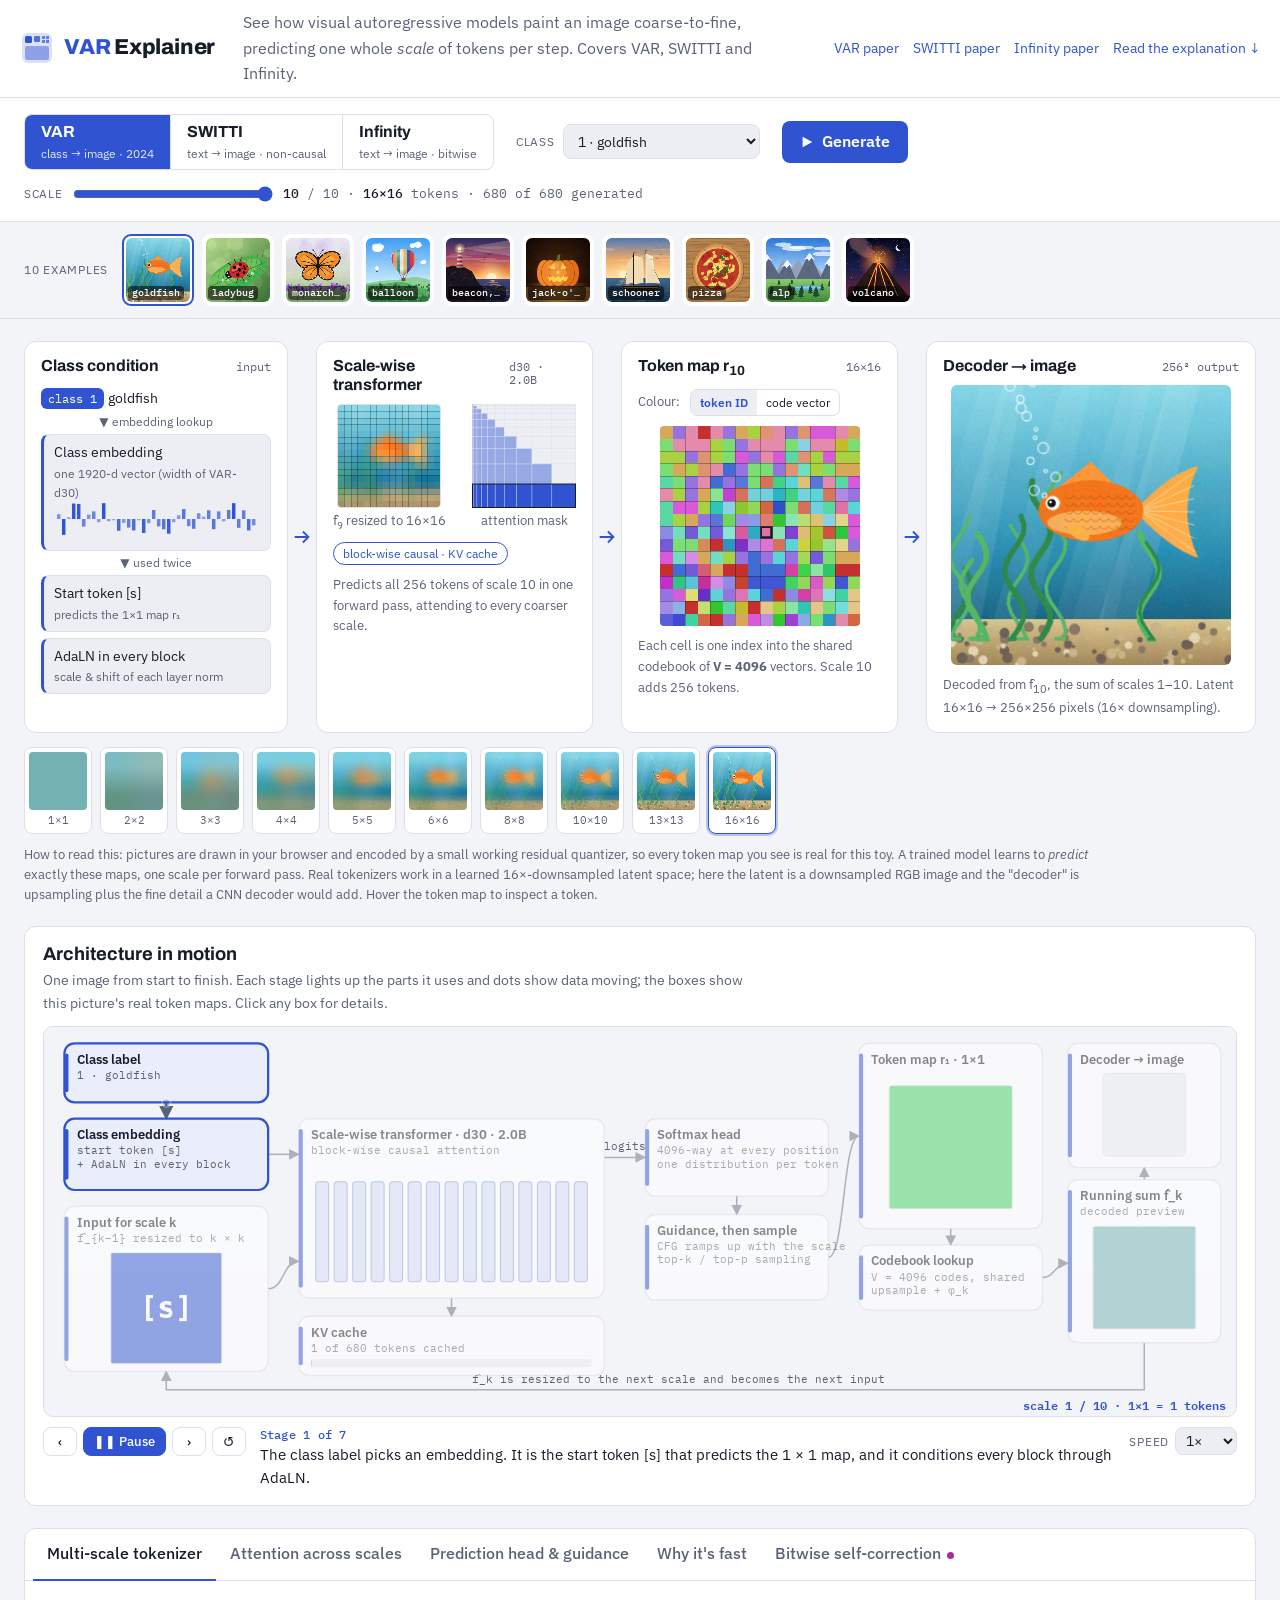
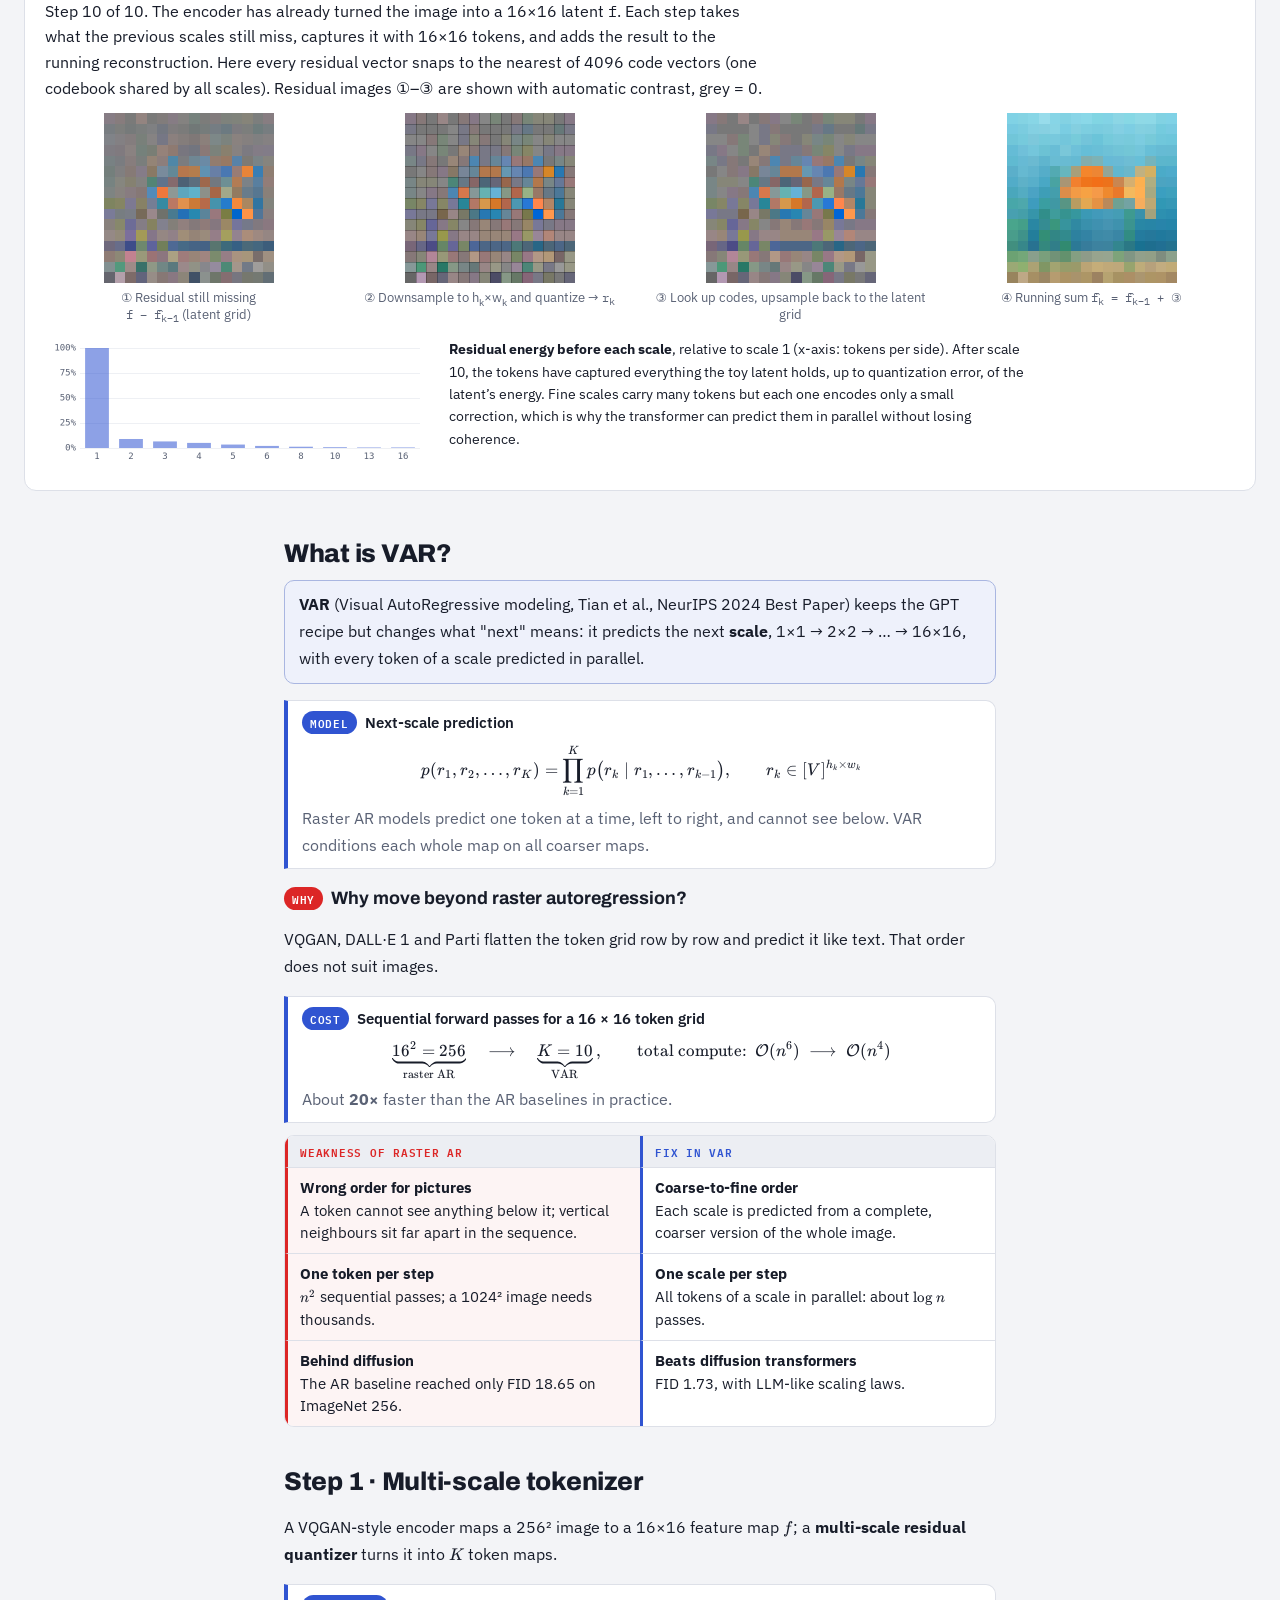
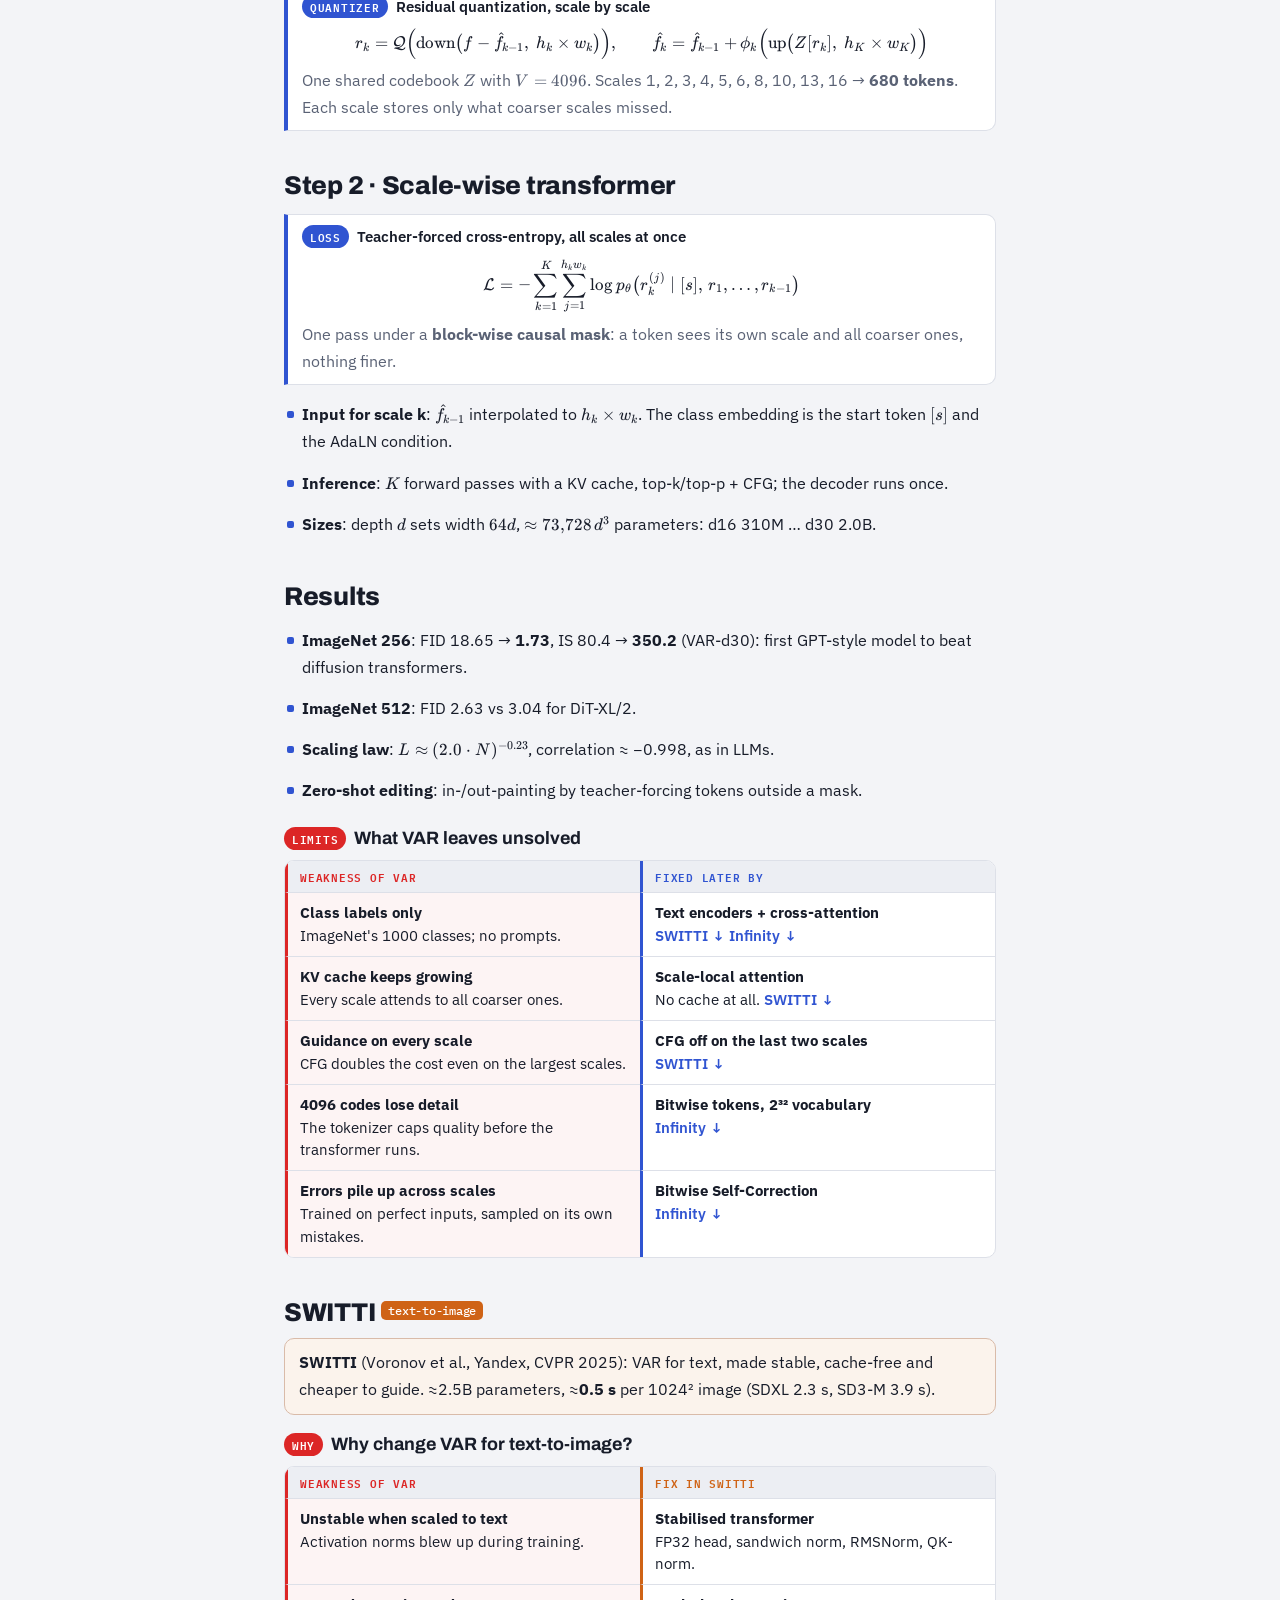
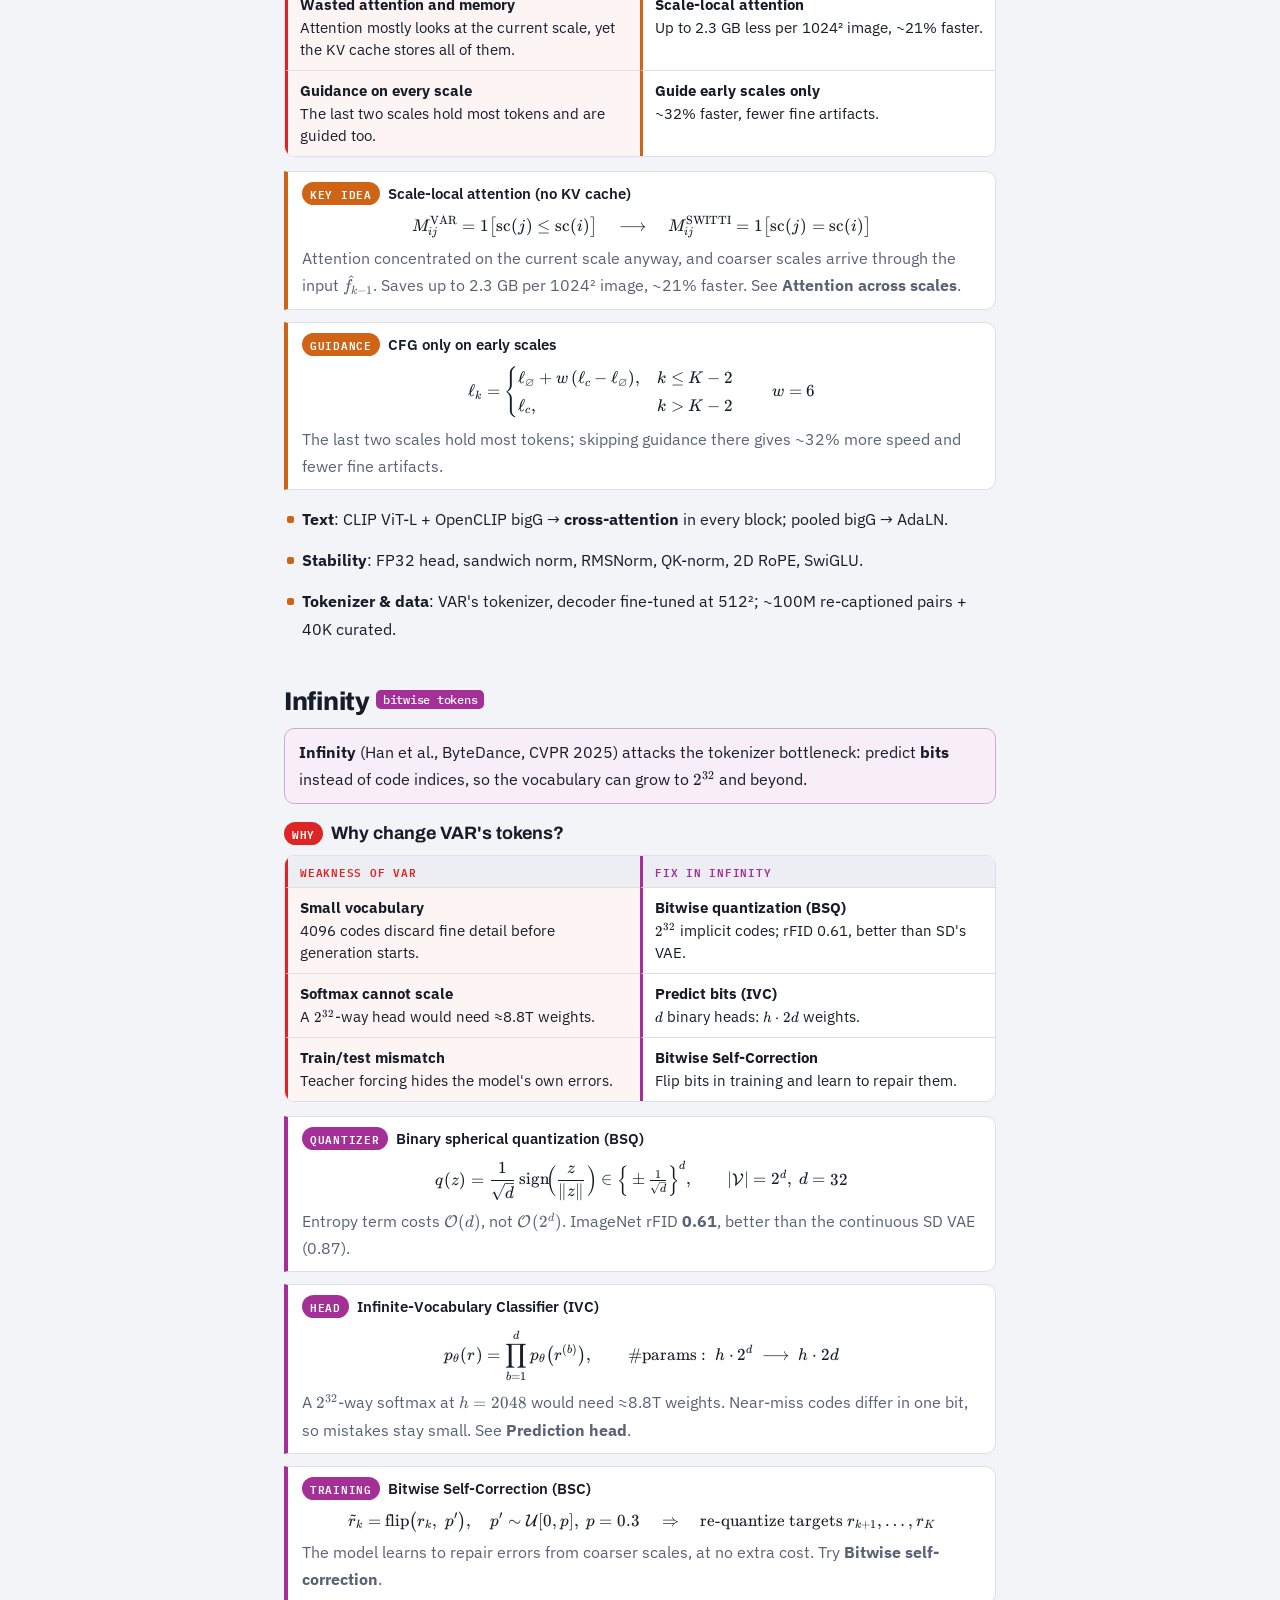
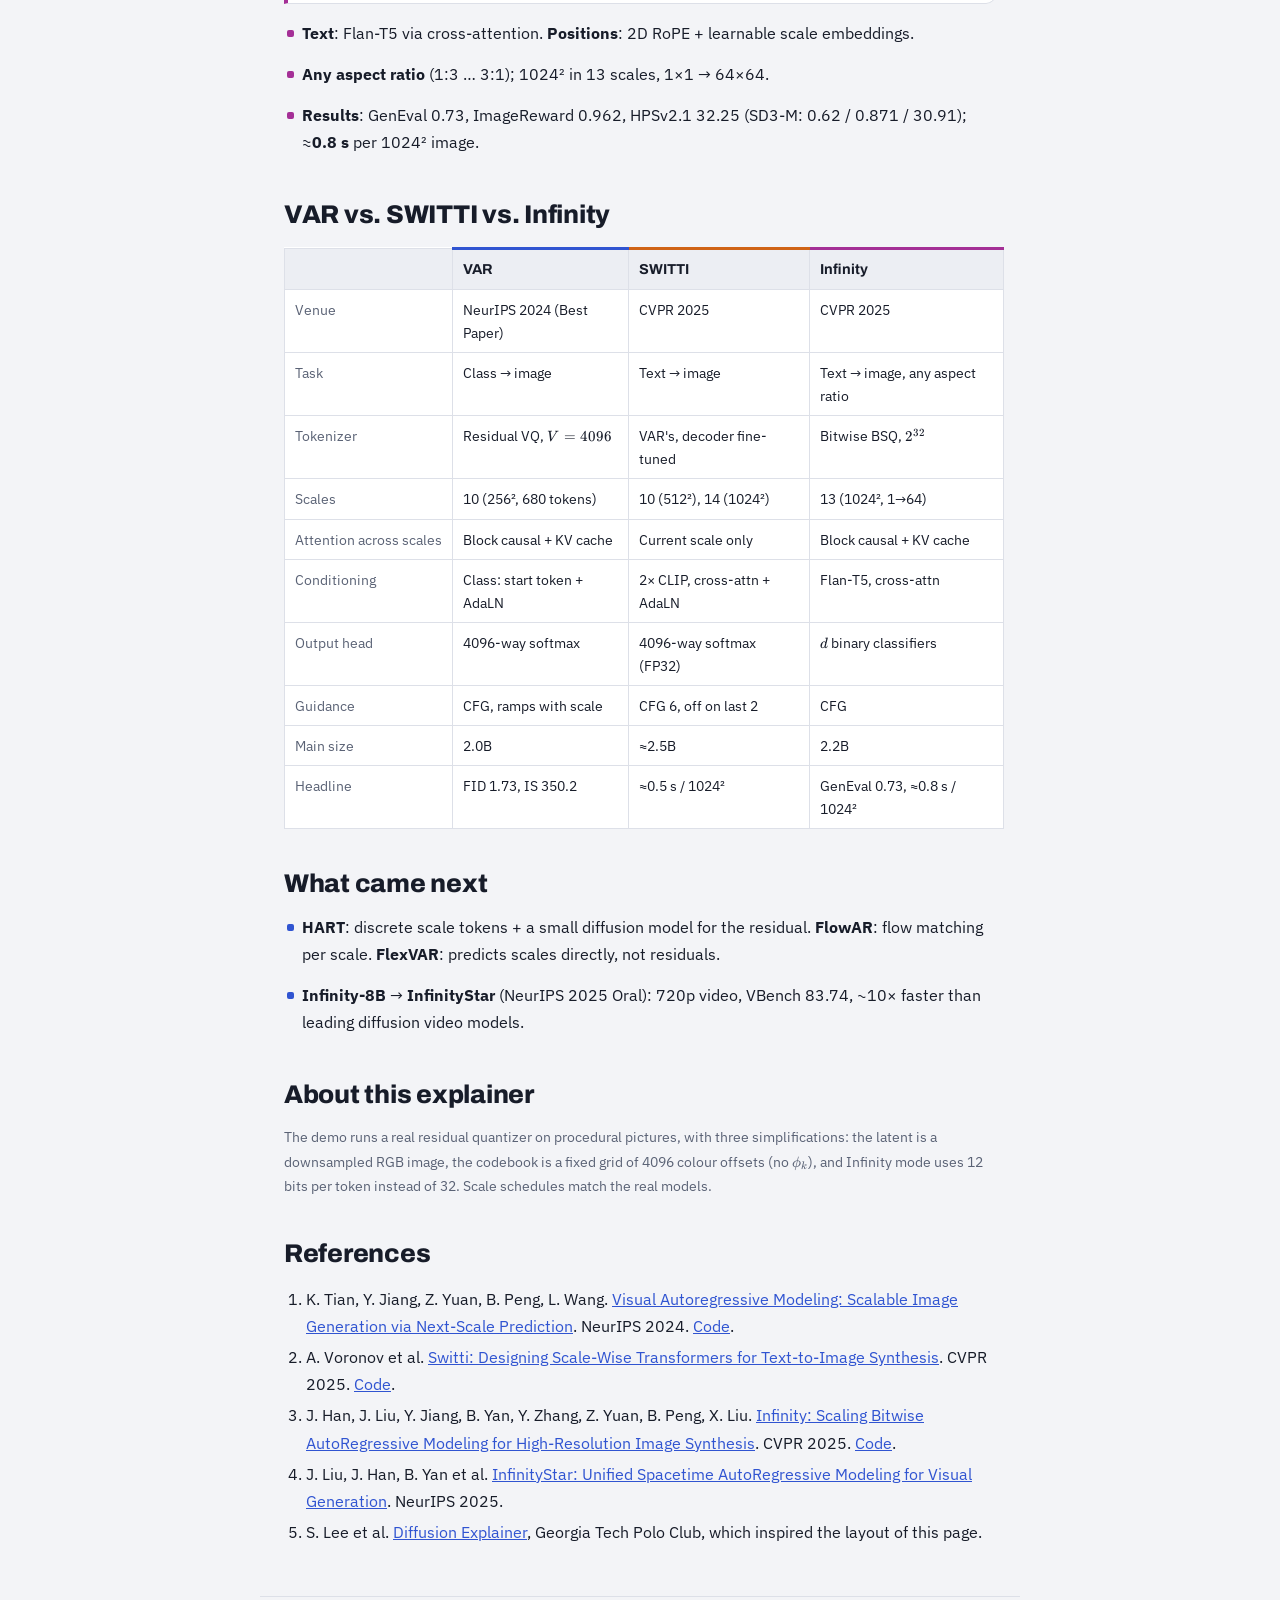
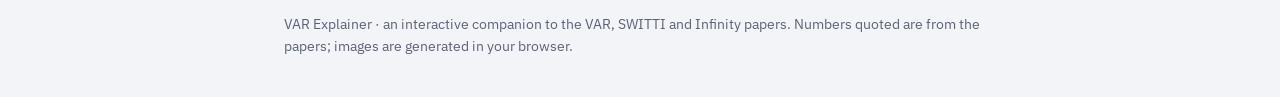
<file: var.html>
<!DOCTYPE html>
<html lang="en" data-explainer="var">
<head>
<meta charset="utf-8">
<meta name="viewport" content="width=device-width, initial-scale=1">
<link rel="preconnect" href="https://fonts.googleapis.com">
<link rel="preconnect" href="https://fonts.gstatic.com" crossorigin>
<link href="https://fonts.googleapis.com/css2?family=Archivo:wght@500;700;800&family=IBM+Plex+Mono:wght@400;500&family=IBM+Plex+Sans:ital,wght@0,400;0,500;0,600;1,400&display=swap" rel="stylesheet">
<script>try{if(window.frameElement&&window.frameElement.id==="frame")document.documentElement.classList.add("embedded")}catch(e){}</script>
<title>VAR Explainer</title>
<style>
:root{
  /* Layout idea: a lab bench on top (controls + 4-stage pipeline you can scrub through), a drawer of deep-dive panels, then a long-form article. Each model has its own ink colour. */
  --bg:#f4f5f8; --panel:#ffffff; --ink:#161b2a; --muted:#5c6477; --line:#dce0e9; --soft:#eceff5;
  --var:#3054d1; --swi:#cf6316; --inf:#a42f96;
  --m:var(--var);
  --fd:"Bricolage Grotesque", "Segoe UI", system-ui, sans-serif;
  --fb:"IBM Plex Sans", "Segoe UI", system-ui, sans-serif;
  --fm:"IBM Plex Mono", ui-monospace, Menlo, monospace;
  color-scheme: light;
}
@media (prefers-color-scheme: dark){
  :root:not([data-theme="light"]){
    --bg:#0e1118; --panel:#161a24; --ink:#e6e9f1; --muted:#9aa2b4; --line:#2a3041; --soft:#1d2230;
    --var:#7f9cff; --swi:#f2994d; --inf:#e27bd4; color-scheme: dark;
  }
}
:root[data-theme="dark"]{
  --bg:#0e1118; --panel:#161a24; --ink:#e6e9f1; --muted:#9aa2b4; --line:#2a3041; --soft:#1d2230;
  --var:#7f9cff; --swi:#f2994d; --inf:#e27bd4; color-scheme: dark;
}
body[data-model="var"]{--m:var(--var)}
body[data-model="switti"]{--m:var(--swi)}
body[data-model="infinity"]{--m:var(--inf)}

*{box-sizing:border-box}
html,body{margin:0}
body{background:var(--bg); color:var(--ink); font:15px/1.6 var(--fb); -webkit-font-smoothing:antialiased}
a{color:var(--m)}
h1,h2,h3{font-family:var(--fd); text-wrap:balance; line-height:1.2; margin:0}
code,.mono{font-family:var(--fm); font-size:.92em}
button,select,input{font:inherit; color:inherit}
:focus-visible{outline:2px solid var(--m); outline-offset:2px}

/* top bar */
.top{display:flex; flex-wrap:wrap; align-items:center; gap:12px 28px; padding:14px 24px; background:var(--panel); border-bottom:1px solid var(--line)}
.brand{display:flex; align-items:baseline; gap:10px}
.brand h1{font-size:24px; font-weight:700; letter-spacing:-.01em}
.brand h1 span{color:var(--m)}
.top p{margin:0; color:var(--muted); flex:1 1 320px}
.top nav{display:flex; gap:14px; flex-wrap:wrap; font-size:14px}
.top nav a{text-decoration:none; border-bottom:1px solid transparent}
.top nav a:hover{border-color:currentColor}

/* controls */
.controls{display:flex; flex-wrap:wrap; align-items:center; gap:14px 22px; padding:16px 24px; border-bottom:1px solid var(--line)}
.seg{display:flex; border:1px solid var(--line); border-radius:10px; overflow:hidden; background:var(--panel)}
.seg button{border:0; background:transparent; padding:7px 16px; cursor:pointer; text-align:left; line-height:1.25; border-right:1px solid var(--line)}
.seg button:last-child{border-right:0}
.seg button b{display:block; font-family:var(--fd); font-size:16px}
.seg button small{color:var(--muted); font-size:12px}
.seg button[aria-pressed="true"]{background:var(--m); color:#fff}
.seg button[aria-pressed="true"] small{color:rgba(255,255,255,.85)}
.ctl{display:flex; align-items:center; gap:8px}
.ctl label{font-size:13px; color:var(--muted); text-transform:uppercase; letter-spacing:.06em}
select{background:var(--panel); border:1px solid var(--line); border-radius:8px; padding:7px 10px; max-width:420px}
.btn{display:inline-flex; align-items:center; gap:8px; background:var(--m); color:#fff; border:0; border-radius:999px; padding:8px 18px; font-weight:600; cursor:pointer}
.btn.ghost{background:transparent; color:var(--m); border:1px solid var(--m)}
.btn svg{width:14px; height:14px}
input[type=range]{accent-color:var(--m); width:200px}
.stepinfo{font-family:var(--fm); font-size:13px; color:var(--muted); font-variant-numeric:tabular-nums}
.stepinfo b{color:var(--ink); font-weight:500}

.gallery{display:flex; align-items:center; gap:14px; padding:12px 24px; border-bottom:1px solid var(--line); overflow-x:auto}
.glabel{font-size:13px; color:var(--muted); text-transform:uppercase; letter-spacing:.06em; white-space:nowrap}
.gal{display:flex; gap:8px}
.gal button{border:2px solid transparent; background:var(--panel); border-radius:9px; padding:2px; cursor:pointer; flex:0 0 auto; position:relative}
.gal button[aria-pressed="true"]{border-color:var(--m)}
.gal canvas{width:64px; height:64px; border-radius:6px; display:block}
.gal small{position:absolute; left:4px; bottom:4px; font:500 10px/1 var(--fm); color:#fff; background:rgba(0,0,0,.55); border-radius:4px; padding:2px 4px; max-width:58px; overflow:hidden; text-overflow:ellipsis; white-space:nowrap}
@media (max-width:760px){.gallery{padding-left:16px;padding-right:16px}}
/* pipeline */
.pipe{display:grid; grid-template-columns:minmax(200px,1fr) 28px minmax(220px,1.05fr) 28px minmax(220px,1.05fr) 28px minmax(270px,1.25fr); align-items:stretch; gap:0; padding:22px 24px 8px}
.card{background:var(--panel); border:1px solid var(--line); border-radius:12px; padding:14px 16px; display:flex; flex-direction:column; gap:10px; min-width:0}
.card h3{font-size:16px; display:flex; justify-content:space-between; align-items:baseline; gap:8px}
.card h3 small{font-family:var(--fm); font-weight:400; font-size:11.5px; color:var(--muted)}
.card .sub{font-size:13px; color:var(--muted); margin:0}
.arrow{display:flex; align-items:center; justify-content:center; color:var(--m)}
.arrow svg{width:22px; height:22px}
canvas{display:block}
.pix{image-rendering:pixelated; image-rendering:crisp-edges}
.canvas-wrap{display:flex; justify-content:center}
.blk{border:1px solid var(--line); border-left:3px solid var(--m); border-radius:8px; padding:7px 10px; font-size:13.5px; background:var(--soft)}
.blk small{display:block; color:var(--muted); font-size:12px}
.chip{display:inline-block; font-family:var(--fm); font-size:12px; background:var(--m); color:#fff; border-radius:6px; padding:1px 7px}
.quote{font-style:italic; font-size:14px; border-left:2px solid var(--line); padding-left:10px; margin:0}
.flow{display:flex; flex-direction:column; gap:6px}
.flow .down{text-align:center; color:var(--muted); font-size:12px; line-height:1}
.badge{display:inline-block; font-size:12px; border:1px solid var(--m); color:var(--m); border-radius:999px; padding:1px 9px}
.kv{display:grid; grid-template-columns:auto 1fr; gap:2px 10px; font-size:13px}
.kv dt{color:var(--muted)} .kv dd{margin:0; font-family:var(--fm); font-size:12.5px}
.row{display:flex; gap:10px; align-items:center; flex-wrap:wrap}
.toggle{display:inline-flex; border:1px solid var(--line); border-radius:7px; overflow:hidden; font-size:12px}
.toggle button{border:0; background:transparent; padding:3px 9px; cursor:pointer}
.toggle button[aria-pressed="true"]{background:var(--soft); color:var(--m); font-weight:600}
.film{display:flex; gap:8px; overflow-x:auto; padding:6px 24px 4px}
.film button{border:1px solid var(--line); background:var(--panel); border-radius:8px; padding:4px; cursor:pointer; display:flex; flex-direction:column; align-items:center; gap:2px; flex:0 0 auto}
.film button[aria-current="true"]{border-color:var(--m); box-shadow:0 0 0 2px color-mix(in srgb, var(--m) 30%, transparent)}
.film span{font-family:var(--fm); font-size:10.5px; color:var(--muted)}
.film button.future canvas{opacity:.28}
.note{margin:6px 24px 0; font-size:12.5px; color:var(--muted); max-width:1100px}

/* deep dive */
.deep{margin:22px 24px 0; background:var(--panel); border:1px solid var(--line); border-radius:12px}
.tabs{display:flex; flex-wrap:wrap; border-bottom:1px solid var(--line); padding:0 8px}
.tabs button{border:0; background:transparent; padding:12px 14px; cursor:pointer; color:var(--muted); border-bottom:2px solid transparent; margin-bottom:-1px; font-weight:500}
.tabs button[aria-selected="true"]{color:var(--ink); border-color:var(--m)}
.tabs button .dot{display:inline-block; width:7px; height:7px; border-radius:50%; margin-left:6px; vertical-align:middle}
.panel{padding:18px 20px 22px; display:none}
.panel.on{display:block}
.panel p{max-width:72ch; margin:0 0 10px}
.quad{display:grid; grid-template-columns:repeat(4, minmax(130px,1fr)); gap:14px; margin:12px 0}
.quad figure, .trio figure{margin:0; display:flex; flex-direction:column; gap:6px; align-items:center}
figcaption{font-size:12.5px; color:var(--muted); text-align:center; line-height:1.35}
.trio{display:grid; grid-template-columns:repeat(3, minmax(150px,1fr)); gap:16px; margin:12px 0}
.split{display:grid; grid-template-columns:minmax(260px, 380px) 1fr; gap:24px; align-items:start}
.bars{display:flex; flex-direction:column; gap:5px; font-size:12.5px}
.bar{display:grid; grid-template-columns:118px 1fr 52px; gap:8px; align-items:center; font-family:var(--fm); font-size:12px; font-variant-numeric:tabular-nums}
.bar .track{height:12px; background:var(--soft); border-radius:3px; overflow:hidden}
.bar .fill{height:100%; background:var(--m)}
.bar.tgt .fill{background:var(--m)} .bar:not(.tgt) .fill{opacity:.45}
.sw{display:inline-block; width:10px; height:10px; border-radius:2px; vertical-align:-1px; margin-right:5px; border:1px solid var(--line)}
.calc{display:grid; grid-template-columns:repeat(3, minmax(150px,1fr)); gap:12px; margin-top:10px}
.stat{border:1px solid var(--line); border-radius:10px; padding:10px 12px}
.stat b{display:block; font-family:var(--fd); font-size:22px; font-variant-numeric:tabular-nums}
.stat span{font-size:12.5px; color:var(--muted)}
.psnr{font-family:var(--fm); font-size:12.5px}

/* tooltip */
#tip{position:fixed; pointer-events:none; background:var(--ink); color:var(--bg); font:12px/1.4 var(--fm); padding:6px 8px; border-radius:6px; z-index:20; display:none; max-width:240px}

/* article */
article{max-width:760px; margin:48px auto 0; padding:0 24px}
article h2{font-size:30px; margin:46px 0 12px; letter-spacing:-.01em}
article h2 .tag{font-family:var(--fm); font-size:12px; font-weight:500; color:#fff; background:var(--c, var(--var)); border-radius:5px; padding:2px 7px; vertical-align:6px; margin-left:6px}
article h3{font-size:19px; margin:26px 0 8px}
article p, article li{font-size:16.5px; line-height:1.7}
article ul, article ol{padding-left:22px}
article li{margin:4px 0}
.eq{font-family:var(--fm); font-size:15px; background:var(--panel); border:1px solid var(--line); border-radius:8px; padding:12px 16px; margin:14px 0; overflow-x:auto; white-space:nowrap}
.callout{border-left:3px solid var(--c, var(--m)); background:var(--panel); padding:10px 14px; border-radius:0 8px 8px 0; font-size:15px; margin:16px 0}
.tablewrap{overflow-x:auto; margin:16px -24px; padding:0 24px}
table{border-collapse:collapse; width:100%; min-width:720px; font-size:14px; background:var(--panel)}
th,td{border:1px solid var(--line); padding:8px 10px; text-align:left; vertical-align:top}
th{font-family:var(--fd); font-weight:700; background:var(--soft)}
td:first-child{color:var(--muted); white-space:nowrap}
.cV{--c:var(--var)} .cS{--c:var(--swi)} .cI{--c:var(--inf)}
th.cV{border-top:3px solid var(--var)} th.cS{border-top:3px solid var(--swi)} th.cI{border-top:3px solid var(--inf)}
.refs li{font-size:14.5px}
footer{max-width:760px; margin:50px auto 40px; padding:16px 24px 0; border-top:1px solid var(--line); color:var(--muted); font-size:13.5px}

@media (max-width:1180px){
  .pipe{grid-template-columns:1fr 1fr; gap:14px}
  .arrow{display:none}
}
@media (max-width:760px){
  .pipe{grid-template-columns:1fr}
  .quad{grid-template-columns:repeat(2,1fr)}
  .trio{grid-template-columns:1fr}
  .split{grid-template-columns:1fr}
  .calc{grid-template-columns:1fr}
  .top,.controls,.pipe{padding-left:16px; padding-right:16px}
  .deep{margin-left:16px; margin-right:16px}
  input[type=range]{width:150px}
}
@media (prefers-reduced-motion: reduce){ *{transition:none!important; animation:none!important} }
.aa-sec{margin:22px 24px 0;background:var(--panel);border:1px solid var(--line);border-radius:12px;padding:16px 18px}
.aa-head h2{font-size:1.15rem;font-weight:700}
.aa-head p{margin:4px 0 12px;color:var(--muted);font-size:14px;max-width:90ch}
@media (max-width:760px){.aa-sec{margin-left:16px;margin-right:16px}}
</style>
<link rel="stylesheet" href="theme.css">
<link rel="stylesheet" href="katex/katex.min.css">
<script defer src="katex/katex.min.js"></script>
<script defer src="katex/auto-render.min.js"></script>
<script defer src="math.js"></script>
</head>
<body data-model="var">

<header class="top">
  <div class="brand"><svg width="34" height="34" viewBox="0 0 34 34" aria-hidden="true"><rect x="2" y="2" width="30" height="30" rx="6" fill="var(--m)" opacity=".18"/><rect x="5" y="5" width="7" height="7" rx="1.5" fill="var(--m)"/><rect x="14" y="5" width="6" height="6" rx="1" fill="var(--m)" opacity=".8"/><rect x="22" y="5" width="3" height="3" fill="var(--m)" opacity=".7"/><rect x="26" y="5" width="3" height="3" fill="var(--m)" opacity=".7"/><rect x="22" y="9" width="3" height="3" fill="var(--m)" opacity=".7"/><rect x="26" y="9" width="3" height="3" fill="var(--m)" opacity=".7"/><rect x="5" y="15" width="24" height="14" rx="2" fill="var(--m)" opacity=".45"/></svg><h1><span>VAR</span> Explainer</h1></div>
  <p>See how visual autoregressive models paint an image coarse-to-fine, predicting one whole <em>scale</em> of tokens per step. Covers VAR, SWITTI and Infinity.</p>
  <nav aria-label="Papers">
    <a href="https://arxiv.org/abs/2404.02905">VAR paper</a>
    <a href="https://arxiv.org/abs/2412.01819">SWITTI paper</a>
    <a href="https://arxiv.org/abs/2412.04431">Infinity paper</a>
    <a href="#article">Read the explanation ↓</a>
  </nav>
</header>

<section class="controls" aria-label="Controls">
  <div class="seg" role="group" aria-label="Model">
    <button data-model="var" aria-pressed="true"><b>VAR</b><small>class → image · 2024</small></button>
    <button data-model="switti" aria-pressed="false"><b>SWITTI</b><small>text → image · non-causal</small></button>
    <button data-model="infinity" aria-pressed="false"><b>Infinity</b><small>text → image · bitwise</small></button>
  </div>
  <div class="ctl"><label for="prompt" id="promptLabel">Class</label><select id="prompt"></select></div>
  <button class="btn" id="play" type="button"><svg viewBox="0 0 16 16" aria-hidden="true"><path d="M3 2l11 6-11 6z" fill="currentColor"/></svg><span>Generate</span></button>
  <div class="ctl"><label for="scale">Scale</label><input type="range" id="scale" min="1" max="10" value="10"><span class="stepinfo" id="stepinfo"></span></div>
</section>

<section class="gallery" aria-label="Examples"><span class="glabel" id="galLabel">10 examples</span><div class="gal" id="gallery"></div></section>

<section class="pipe" aria-label="Generation pipeline">
  <div class="card" id="condCard">
    <h3><span id="condTitle">Class condition</span><small>input</small></h3>
    <div id="condBody" class="flow"></div>
  </div>
  <div class="arrow" aria-hidden="true"><svg viewBox="0 0 24 24"><path d="M4 12h14m-5-6 6 6-6 6" fill="none" stroke="currentColor" stroke-width="2"/></svg></div>
  <div class="card">
    <h3><span>Scale-wise transformer</span> <small id="tfSize"></small></h3>
    <div class="row" style="align-items:flex-start; justify-content:space-between">
      <figure style="margin:0; display:flex; flex-direction:column; gap:4px; align-items:center">
        <canvas id="tfIn" class="pix" width="128" height="128" style="width:104px;height:104px;border:1px solid var(--line);border-radius:4px"></canvas>
        <figcaption id="tfInCap">input</figcaption>
      </figure>
      <figure style="margin:0; display:flex; flex-direction:column; gap:4px; align-items:center">
        <canvas id="maskMini" width="208" height="208" style="width:104px;height:104px"></canvas>
        <figcaption>attention mask</figcaption>
      </figure>
    </div>
    <div class="row"><span class="badge" id="attnBadge"></span></div>
    <p class="sub" id="tfText"></p>
  </div>
  <div class="arrow" aria-hidden="true"><svg viewBox="0 0 24 24"><path d="M4 12h14m-5-6 6 6-6 6" fill="none" stroke="currentColor" stroke-width="2"/></svg></div>
  <div class="card">
    <h3><span>Token map r<sub id="tokK">k</sub></span> <small id="tokSize"></small></h3>
    <div class="row" id="tokToggles"></div>
    <div class="canvas-wrap"><canvas id="tok" class="pix" width="256" height="256" style="width:200px;height:200px;border-radius:4px;cursor:crosshair"></canvas></div>
    <p class="sub" id="tokText"></p>
  </div>
  <div class="arrow" aria-hidden="true"><svg viewBox="0 0 24 24"><path d="M4 12h14m-5-6 6 6-6 6" fill="none" stroke="currentColor" stroke-width="2"/></svg></div>
  <div class="card">
    <h3><span>Decoder → image</span> <small id="imgSize"></small></h3>
    <div class="canvas-wrap"><canvas id="img" width="256" height="256" style="width:100%;max-width:280px;aspect-ratio:1;border-radius:6px"></canvas></div>
    <p class="sub" id="imgText"></p>
  </div>
</section>
<div class="film" id="film" aria-label="All scales"></div>
<p class="note">How to read this: pictures are drawn in your browser and encoded by a small working residual quantizer, so every token map you see is real for this toy. A trained model learns to <em>predict</em> exactly these maps, one scale per forward pass. Real tokenizers work in a learned 16×-downsampled latent space; here the latent is a downsampled RGB image and the "decoder" is upsampling plus the fine detail a CNN decoder would add. Hover the token map to inspect a token.</p>

<section class="aa-sec" aria-labelledby="aaTitle">
  <div class="aa-head"><h2 id="aaTitle">Architecture in motion</h2><p>One image from start to finish. Each stage lights up the parts it uses and dots show data moving; the boxes show this picture's real token maps. Click any box for details.</p></div>
  <div id="aaHost"></div>
</section>
<section class="deep" aria-label="Deep dive">
  <div class="tabs" role="tablist">
    <button role="tab" aria-selected="true" data-tab="tokenizer">Multi-scale tokenizer</button>
    <button role="tab" aria-selected="false" data-tab="attention">Attention across scales</button>
    <button role="tab" aria-selected="false" data-tab="head">Prediction head &amp; guidance</button>
    <button role="tab" aria-selected="false" data-tab="speed">Why it's fast</button>
    <button role="tab" aria-selected="false" data-tab="bsc">Bitwise self-correction<span class="dot" style="background:var(--inf)"></span></button>
  </div>

  <div class="panel on" id="p-tokenizer">
    <p id="tokzIntro"></p>
    <div class="quad">
      <figure><canvas id="tz1" class="pix" width="192" height="192" style="width:100%;max-width:170px"></canvas><figcaption>① Residual still missing<br><span class="mono">f − f̂<sub>k−1</sub></span> (latent grid)</figcaption></figure>
      <figure><canvas id="tz2" class="pix" width="192" height="192" style="width:100%;max-width:170px"></canvas><figcaption>② Downsample to h<sub>k</sub>×w<sub>k</sub> and quantize → <span class="mono">r<sub>k</sub></span></figcaption></figure>
      <figure><canvas id="tz3" class="pix" width="192" height="192" style="width:100%;max-width:170px"></canvas><figcaption>③ Look up codes, upsample back to the latent grid</figcaption></figure>
      <figure><canvas id="tz4" class="pix" width="192" height="192" style="width:100%;max-width:170px"></canvas><figcaption>④ Running sum <span class="mono">f̂<sub>k</sub> = f̂<sub>k−1</sub> + ③</span></figcaption></figure>
    </div>
    <div class="split">
      <canvas id="energy" width="760" height="260" style="width:100%;max-width:380px"></canvas>
      <p id="energyText" style="font-size:14px"></p>
    </div>
  </div>

  <div class="panel" id="p-attention">
    <div class="split">
      <canvas id="maskBig" width="760" height="760" style="width:100%;max-width:380px"></canvas>
      <div id="attnText"></div>
    </div>
  </div>

  <div class="panel" id="p-head">
    <div class="split">
      <div>
        <p id="headSel" style="font-size:14px"></p>
        <div class="bars" id="headBars"></div>
        <div class="ctl" style="margin-top:12px"><label for="tau">Temperature</label><input type="range" id="tau" min="0.2" max="3" step="0.05" value="1"><span class="stepinfo" id="tauOut">1.00</span></div>
      </div>
      <div>
        <div id="headText"></div>
        <h3 style="font-size:15px;margin:16px 0 6px">Classifier size: one softmax vs. bitwise heads</h3>
        <div class="ctl"><label for="dbits">Bits per token d</label><input type="range" id="dbits" min="8" max="64" value="32"><span class="stepinfo" id="dOut"></span></div>
        <div class="calc">
          <div class="stat"><b id="cConv"></b><span>softmax head, h·2<sup>d</sup> weights</span></div>
          <div class="stat"><b id="cIvc"></b><span>Infinity's IVC, h·2d weights</span></div>
          <div class="stat"><b id="cSave"></b><span>parameters saved (h = 2048)</span></div>
        </div>
        <h3 style="font-size:15px;margin:18px 0 6px">Classifier-free guidance per scale</h3>
        <canvas id="cfg" width="760" height="200" style="width:100%;max-width:480px"></canvas>
        <p id="cfgText" style="font-size:13.5px;color:var(--muted)"></p>
      </div>
    </div>
  </div>

  <div class="panel" id="p-speed">
    <p id="speedIntro"></p>
    <div class="row" style="margin:6px 0 10px"><button class="btn" id="raceBtn" type="button">Run both</button><button class="btn ghost" id="raceStop" type="button">Stop</button></div>
    <div class="trio" style="grid-template-columns:repeat(2,minmax(150px,260px))">
      <figure><canvas id="raceAR" class="pix" width="256" height="256" style="width:100%;max-width:240px;border-radius:6px"></canvas><figcaption><b>Raster next-token</b><br><span class="psnr" id="raceARc"></span></figcaption></figure>
      <figure><canvas id="raceVAR" class="pix" width="256" height="256" style="width:100%;max-width:240px;border-radius:6px"></canvas><figcaption><b>Next-scale</b><br><span class="psnr" id="raceVARc"></span></figcaption></figure>
    </div>
    <p id="speedText" style="font-size:14px"></p>
  </div>

  <div class="panel" id="p-bsc">
    <p>Infinity trains with <b>Bitwise Self-Correction</b>. During generation the transformer will sometimes sample a wrong bit. A model trained only on clean targets (teacher forcing) has never seen its own mistakes, so the error stays in the picture. BSC randomly flips bits during training and then <em>recomputes the residual targets</em> for later scales, so later scales learn to cancel earlier errors. Below, the same random bit errors (probability p per bit, at every scale) hit the Infinity-style tokenizer of the current picture.</p>
    <div class="row"><div class="ctl"><label for="flipP">Bit-error rate p</label><input type="range" id="flipP" min="0" max="0.4" step="0.01" value="0.1"><span class="stepinfo" id="flipOut"></span></div><button class="btn ghost" id="reflip" type="button">New random errors</button></div>
    <div class="trio">
      <figure><canvas id="bsc0" width="256" height="256" style="width:100%;max-width:230px;border-radius:6px"></canvas><figcaption><b>No errors</b><br><span class="psnr" id="bsc0c"></span></figcaption></figure>
      <figure><canvas id="bsc1" width="256" height="256" style="width:100%;max-width:230px;border-radius:6px"></canvas><figcaption><b>Errors, no correction</b> (teacher-forced targets)<br><span class="psnr" id="bsc1c"></span></figcaption></figure>
      <figure><canvas id="bsc2" width="256" height="256" style="width:100%;max-width:230px;border-radius:6px"></canvas><figcaption><b>Errors + self-correction</b> (re-quantized targets)<br><span class="psnr" id="bsc2c"></span></figcaption></figure>
    </div>
    <p style="font-size:13.5px;color:var(--muted)">In the paper, flip probabilities drawn from U[0, p] with p = 30% worked best (FID 3.33, ImageReward 0.775, HPSv2.1 31.05). Flipping bits <em>without</em> re-quantizing the targets gave no benefit, which is what the middle image illustrates: corrupted inputs alone teach the model nothing about how to repair them.</p>
  </div>
</section>

<div id="tip" role="tooltip"></div>

<article id="article">
  <h2>What is VAR?</h2>
  <p class="tldr"><b>VAR</b> (Visual AutoRegressive modeling, Tian et al., NeurIPS 2024 Best Paper) keeps the GPT recipe but changes what "next" means: it predicts the next <b>scale</b>, 1×1 → 2×2 → … → 16×16, with every token of a scale predicted in parallel.</p>

  <div class="keq"><div class="keq-h"><span class="k">Model</span>Next-scale prediction</div>
    \[p(r_1,r_2,\dots,r_K)=\prod_{k=1}^{K}p\big(r_k\mid r_1,\dots,r_{k-1}\big),\qquad r_k\in[V]^{h_k\times w_k}\]
    <p class="keq-n">Raster AR models predict one token at a time, left to right, and cannot see below. VAR conditions each whole map on all coarser maps.</p></div>

  <div class="why-h"><span class="k">Why</span>Why move beyond raster autoregression?</div>
  <p>VQGAN, DALL·E 1 and Parti flatten the token grid row by row and predict it like text. That order does not suit images.</p>
  <div class="keq"><div class="keq-h"><span class="k">Cost</span>Sequential forward passes for a 16 × 16 token grid</div>
    \[\underbrace{16^2=256}_{\text{raster AR}}\quad\longrightarrow\quad\underbrace{K=10}_{\text{VAR}},\qquad\text{total compute: }\ \mathcal{O}(n^6)\ \longrightarrow\ \mathcal{O}(n^4)\]
    <p class="keq-n">About <b>20×</b> faster than the AR baselines in practice.</p></div>
  <div class="pf">
<div class="hd p">Weakness of raster AR</div><div class="hd f">Fix in VAR</div>
<div class="p"><b>Wrong order for pictures</b>A token cannot see anything below it; vertical neighbours sit far apart in the sequence.</div><div class="f"><b>Coarse-to-fine order</b>Each scale is predicted from a complete, coarser version of the whole image.</div>
<div class="p"><b>One token per step</b>\(n^2\) sequential passes; a 1024² image needs thousands.</div><div class="f"><b>One scale per step</b>All tokens of a scale in parallel: about \(\log n\) passes.</div>
<div class="p"><b>Behind diffusion</b>The AR baseline reached only FID 18.65 on ImageNet 256.</div><div class="f"><b>Beats diffusion transformers</b>FID 1.73, with LLM-like scaling laws.</div>
</div>

  <h2>Step 1 · Multi-scale tokenizer</h2>
  <p>A VQGAN-style encoder maps a 256² image to a 16×16 feature map \(f\); a <b>multi-scale residual quantizer</b> turns it into \(K\) token maps.</p>
  <div class="keq"><div class="keq-h"><span class="k">Quantizer</span>Residual quantization, scale by scale</div>
    \[r_k=\mathcal{Q}\Big(\mathrm{down}\big(f-\hat f_{k-1},\;h_k\times w_k\big)\Big),\qquad \hat f_k=\hat f_{k-1}+\phi_k\Big(\mathrm{up}\big(Z[r_k],\;h_K\times w_K\big)\Big)\]
    <p class="keq-n">One shared codebook \(Z\) with \(V=4096\). Scales 1, 2, 3, 4, 5, 6, 8, 10, 13, 16 → <b>680 tokens</b>. Each scale stores only what coarser scales missed.</p></div>

  <h2>Step 2 · Scale-wise transformer</h2>
  <div class="keq"><div class="keq-h"><span class="k">Loss</span>Teacher-forced cross-entropy, all scales at once</div>
    \[\mathcal{L}=-\sum_{k=1}^{K}\sum_{j=1}^{h_kw_k}\log p_\theta\big(r_k^{(j)}\mid [s],\,r_{1},\dots,r_{k-1}\big)\]
    <p class="keq-n">One pass under a <b>block-wise causal mask</b>: a token sees its own scale and all coarser ones, nothing finer.</p></div>
  <ul class="pts">
    <li><b>Input for scale k</b>: \(\hat f_{k-1}\) interpolated to \(h_k\times w_k\). The class embedding is the start token \([s]\) and the AdaLN condition.</li>
    <li><b>Inference</b>: \(K\) forward passes with a KV cache, top-k/top-p + CFG; the decoder runs once.</li>
    <li><b>Sizes</b>: depth \(d\) sets width \(64d\), \(\approx 73{,}728\,d^3\) parameters: d16 310M … d30 2.0B.</li>
  </ul>

  <h2>Results</h2>
  <ul class="pts">
    <li><b>ImageNet 256</b>: FID 18.65 → <b>1.73</b>, IS 80.4 → <b>350.2</b> (VAR-d30): first GPT-style model to beat diffusion transformers.</li>
    <li><b>ImageNet 512</b>: FID 2.63 vs 3.04 for DiT-XL/2.</li>
    <li><b>Scaling law</b>: \(L\approx(2.0\cdot N)^{-0.23}\), correlation ≈ −0.998, as in LLMs.</li>
    <li><b>Zero-shot editing</b>: in-/out-painting by teacher-forcing tokens outside a mask.</li>
  </ul>
  <div class="why-h"><span class="k">Limits</span>What VAR leaves unsolved</div>
  <div class="pf">
<div class="hd p">Weakness of VAR</div><div class="hd f">Fixed later by</div>
<div class="p"><b>Class labels only</b>ImageNet's 1000 classes; no prompts.</div><div class="f"><b>Text encoders + cross-attention</b><a class="go" href="#sec-switti">SWITTI ↓</a> <a class="go" href="#sec-infinity">Infinity ↓</a></div>
<div class="p"><b>KV cache keeps growing</b>Every scale attends to all coarser ones.</div><div class="f"><b>Scale-local attention</b>No cache at all. <a class="go" href="#sec-switti">SWITTI ↓</a></div>
<div class="p"><b>Guidance on every scale</b>CFG doubles the cost even on the largest scales.</div><div class="f"><b>CFG off on the last two scales</b><a class="go" href="#sec-switti">SWITTI ↓</a></div>
<div class="p"><b>4096 codes lose detail</b>The tokenizer caps quality before the transformer runs.</div><div class="f"><b>Bitwise tokens, 2³² vocabulary</b><a class="go" href="#sec-infinity">Infinity ↓</a></div>
<div class="p"><b>Errors pile up across scales</b>Trained on perfect inputs, sampled on its own mistakes.</div><div class="f"><b>Bitwise Self-Correction</b><a class="go" href="#sec-infinity">Infinity ↓</a></div>
</div>

  <section class="mS" id="sec-switti">
  <h2 class="cS">SWITTI<span class="tag">text-to-image</span></h2>
  <p class="tldr"><b>SWITTI</b> (Voronov et al., Yandex, CVPR 2025): VAR for text, made stable, cache-free and cheaper to guide. ≈2.5B parameters, ≈<b>0.5 s</b> per 1024² image (SDXL 2.3 s, SD3-M 3.9 s).</p>
  <div class="why-h"><span class="k">Why</span>Why change VAR for text-to-image?</div>
  <div class="pf">
<div class="hd p">Weakness of VAR</div><div class="hd f">Fix in SWITTI</div>
<div class="p"><b>Unstable when scaled to text</b>Activation norms blew up during training.</div><div class="f"><b>Stabilised transformer</b>FP32 head, sandwich norm, RMSNorm, QK-norm.</div>
<div class="p"><b>Wasted attention and memory</b>Attention mostly looks at the current scale, yet the KV cache stores all of them.</div><div class="f"><b>Scale-local attention</b>Up to 2.3 GB less per 1024² image, ~21% faster.</div>
<div class="p"><b>Guidance on every scale</b>The last two scales hold most tokens and are guided too.</div><div class="f"><b>Guide early scales only</b>~32% faster, fewer fine artifacts.</div>
</div>
  <div class="keq"><div class="keq-h"><span class="k">Key idea</span>Scale-local attention (no KV cache)</div>
    \[M^{\text{VAR}}_{ij}=\mathbb{1}\big[\mathrm{sc}(j)\le\mathrm{sc}(i)\big]\quad\longrightarrow\quad M^{\text{SWITTI}}_{ij}=\mathbb{1}\big[\mathrm{sc}(j)=\mathrm{sc}(i)\big]\]
    <p class="keq-n">Attention concentrated on the current scale anyway, and coarser scales arrive through the input \(\hat f_{k-1}\). Saves up to 2.3 GB per 1024² image, ~21% faster. See <b>Attention across scales</b>.</p></div>
  <div class="keq"><div class="keq-h"><span class="k">Guidance</span>CFG only on early scales</div>
    \[\ell_k=\begin{cases}\ell_\varnothing+w\,(\ell_c-\ell_\varnothing), & k\le K-2\\[2pt] \ell_c, & k>K-2\end{cases}\qquad w=6\]
    <p class="keq-n">The last two scales hold most tokens; skipping guidance there gives ~32% more speed and fewer fine artifacts.</p></div>
  <ul class="pts">
    <li><b>Text</b>: CLIP ViT-L + OpenCLIP bigG → <b>cross-attention</b> in every block; pooled bigG → AdaLN.</li>
    <li><b>Stability</b>: FP32 head, sandwich norm, RMSNorm, QK-norm, 2D RoPE, SwiGLU.</li>
    <li><b>Tokenizer &amp; data</b>: VAR's tokenizer, decoder fine-tuned at 512²; ~100M re-captioned pairs + 40K curated.</li>
  </ul>
  </section>

  <section class="mI" id="sec-infinity">
  <h2 class="cI">Infinity<span class="tag">bitwise tokens</span></h2>
  <p class="tldr"><b>Infinity</b> (Han et al., ByteDance, CVPR 2025) attacks the tokenizer bottleneck: predict <b>bits</b> instead of code indices, so the vocabulary can grow to \(2^{32}\) and beyond.</p>
  <div class="why-h"><span class="k">Why</span>Why change VAR's tokens?</div>
  <div class="pf">
<div class="hd p">Weakness of VAR</div><div class="hd f">Fix in Infinity</div>
<div class="p"><b>Small vocabulary</b>4096 codes discard fine detail before generation starts.</div><div class="f"><b>Bitwise quantization (BSQ)</b>\(2^{32}\) implicit codes; rFID 0.61, better than SD's VAE.</div>
<div class="p"><b>Softmax cannot scale</b>A \(2^{32}\)-way head would need ≈8.8T weights.</div><div class="f"><b>Predict bits (IVC)</b>\(d\) binary heads: \(h\cdot2d\) weights.</div>
<div class="p"><b>Train/test mismatch</b>Teacher forcing hides the model's own errors.</div><div class="f"><b>Bitwise Self-Correction</b>Flip bits in training and learn to repair them.</div>
</div>
  <div class="keq"><div class="keq-h"><span class="k">Quantizer</span>Binary spherical quantization (BSQ)</div>
    \[q(z)=\frac{1}{\sqrt d}\,\mathrm{sign}\!\Big(\frac{z}{\lVert z\rVert}\Big)\in\Big\{\pm\tfrac{1}{\sqrt d}\Big\}^{d},\qquad |\mathcal{V}|=2^{d},\ d=32\]
    <p class="keq-n">Entropy term costs \(\mathcal{O}(d)\), not \(\mathcal{O}(2^d)\). ImageNet rFID <b>0.61</b>, better than the continuous SD VAE (0.87).</p></div>
  <div class="keq"><div class="keq-h"><span class="k">Head</span>Infinite-Vocabulary Classifier (IVC)</div>
    \[p_\theta(r)=\prod_{b=1}^{d}p_\theta\big(r^{(b)}\big),\qquad \#\text{params}:\ h\cdot2^{d}\ \longrightarrow\ h\cdot2d\]
    <p class="keq-n">A \(2^{32}\)-way softmax at \(h=2048\) would need ≈8.8T weights. Near-miss codes differ in one bit, so mistakes stay small. See <b>Prediction head</b>.</p></div>
  <div class="keq"><div class="keq-h"><span class="k">Training</span>Bitwise Self-Correction (BSC)</div>
    \[\tilde r_k=\mathrm{flip}\big(r_k,\;p'\big),\quad p'\sim\mathcal{U}[0,p],\ p=0.3\quad\Rightarrow\quad\text{re-quantize targets }r_{k+1},\dots,r_K\]
    <p class="keq-n">The model learns to repair errors from coarser scales, at no extra cost. Try <b>Bitwise self-correction</b>.</p></div>
  <ul class="pts">
    <li><b>Text</b>: Flan-T5 via cross-attention. <b>Positions</b>: 2D RoPE + learnable scale embeddings.</li>
    <li><b>Any aspect ratio</b> (1:3 … 3:1); 1024² in 13 scales, 1×1 → 64×64.</li>
    <li><b>Results</b>: GenEval 0.73, ImageReward 0.962, HPSv2.1 32.25 (SD3-M: 0.62 / 0.871 / 30.91); ≈<b>0.8 s</b> per 1024² image.</li>
  </ul>
  </section>

  <h2>VAR vs. SWITTI vs. Infinity</h2>
  <div class="tablewrap">
  <table>
    <thead><tr><th></th><th class="cV">VAR</th><th class="cS">SWITTI</th><th class="cI">Infinity</th></tr></thead>
    <tbody>
      <tr><td>Venue</td><td>NeurIPS 2024 (Best Paper)</td><td>CVPR 2025</td><td>CVPR 2025</td></tr>
      <tr><td>Task</td><td>Class → image</td><td>Text → image</td><td>Text → image, any aspect ratio</td></tr>
      <tr><td>Tokenizer</td><td>Residual VQ, \(V=4096\)</td><td>VAR's, decoder fine-tuned</td><td>Bitwise BSQ, \(2^{32}\)</td></tr>
      <tr><td>Scales</td><td>10 (256², 680 tokens)</td><td>10 (512²), 14 (1024²)</td><td>13 (1024², 1→64)</td></tr>
      <tr><td>Attention across scales</td><td>Block causal + KV cache</td><td>Current scale only</td><td>Block causal + KV cache</td></tr>
      <tr><td>Conditioning</td><td>Class: start token + AdaLN</td><td>2× CLIP, cross-attn + AdaLN</td><td>Flan-T5, cross-attn</td></tr>
      <tr><td>Output head</td><td>4096-way softmax</td><td>4096-way softmax (FP32)</td><td>\(d\) binary classifiers</td></tr>
      <tr><td>Guidance</td><td>CFG, ramps with scale</td><td>CFG 6, off on last 2</td><td>CFG</td></tr>
      <tr><td>Main size</td><td>2.0B</td><td>≈2.5B</td><td>2.2B</td></tr>
      <tr><td>Headline</td><td>FID 1.73, IS 350.2</td><td>≈0.5 s / 1024²</td><td>GenEval 0.73, ≈0.8 s / 1024²</td></tr>
    </tbody>
  </table>
  </div>

  <h2>What came next</h2>
  <ul class="pts">
    <li><b>HART</b>: discrete scale tokens + a small diffusion model for the residual. <b>FlowAR</b>: flow matching per scale. <b>FlexVAR</b>: predicts scales directly, not residuals.</li>
    <li><b>Infinity-8B</b> → <b>InfinityStar</b> (NeurIPS 2025 Oral): 720p video, VBench 83.74, ~10× faster than leading diffusion video models.</li>
  </ul>

  <h2>About this explainer</h2>
  <p class="small">The demo runs a real residual quantizer on procedural pictures, with three simplifications: the latent is a downsampled RGB image, the codebook is a fixed grid of 4096 colour offsets (no \(\phi_k\)), and Infinity mode uses 12 bits per token instead of 32. Scale schedules match the real models.</p>

  <h2>References</h2>
  <ol class="refs">
    <li>K. Tian, Y. Jiang, Z. Yuan, B. Peng, L. Wang. <a href="https://arxiv.org/abs/2404.02905">Visual Autoregressive Modeling: Scalable Image Generation via Next-Scale Prediction</a>. NeurIPS 2024. <a href="https://github.com/FoundationVision/VAR">Code</a>.</li>
    <li>A. Voronov et al. <a href="https://arxiv.org/abs/2412.01819">Switti: Designing Scale-Wise Transformers for Text-to-Image Synthesis</a>. CVPR 2025. <a href="https://github.com/yandex-research/switti">Code</a>.</li>
    <li>J. Han, J. Liu, Y. Jiang, B. Yan, Y. Zhang, Z. Yuan, B. Peng, X. Liu. <a href="https://arxiv.org/abs/2412.04431">Infinity: Scaling Bitwise AutoRegressive Modeling for High-Resolution Image Synthesis</a>. CVPR 2025. <a href="https://github.com/FoundationVision/Infinity">Code</a>.</li>
    <li>J. Liu, J. Han, B. Yan et al. <a href="https://arxiv.org/abs/2511.04675">InfinityStar: Unified Spacetime AutoRegressive Modeling for Visual Generation</a>. NeurIPS 2025.</li>
    <li>S. Lee et al. <a href="https://poloclub.github.io/diffusion-explainer/">Diffusion Explainer</a>, Georgia Tech Polo Club, which inspired the layout of this page.</li>
  </ol>
</article>
<footer>VAR Explainer · an interactive companion to the VAR, SWITTI and Infinity papers. Numbers quoted are from the papers; images are generated in your browser.</footer>

<script src="arch-anim.js"></script>
<script>
(function(){
"use strict";
const $=s=>document.querySelector(s), $$=s=>Array.from(document.querySelectorAll(s));
const N=256;

const MODELS={
  var:{name:'VAR',scales:[1,2,3,4,5,6,8,10,13,16],res:256,quant:'vq',attn:'causal',size:'d30 · 2.0B',
       condTitle:'Class condition',promptLabel:'Class',
       prompts:[
         {label:'1 · goldfish',scene:'goldfish'},{label:'301 · ladybug',scene:'ladybug'},{label:'323 · monarch butterfly',scene:'monarch'},
         {label:'417 · balloon',scene:'balloon'},{label:'437 · beacon, lighthouse',scene:'lighthouse'},{label:"607 · jack-o'-lantern",scene:'pumpkin'},
         {label:'780 · schooner',scene:'schooner'},{label:'963 · pizza',scene:'pizza'},{label:'970 · alp',scene:'alp'},{label:'980 · volcano',scene:'volcano'}]},
  switti:{name:'SWITTI',scales:[1,2,3,4,6,9,13,18,24,32],res:512,quant:'vq',attn:'local',size:'d30 · ≈2.5B',
       condTitle:'Text prompt',promptLabel:'Prompt',
       prompts:[
         {label:'A lighthouse on a rocky cliff at sunset',scene:'lighthouse'},{label:'An erupting volcano under a starry night sky',scene:'volcano'},
         {label:'A striped hot-air balloon drifting over green hills',scene:'balloon'},{label:'A city skyline at night reflected in a river',scene:'city'},
         {label:'A cherry blossom tree in full bloom in spring',scene:'cherry'},{label:'Red toadstool mushrooms in a misty forest',scene:'mushroom'},
         {label:'A meadow of white daisies under a blue sky',scene:'daisy'},{label:'A colorful coral reef with tropical fish',scene:'reef'},
         {label:'Fresh strawberries with whipped cream on a white plate',scene:'strawberry'},{label:'A red torii gate standing in the sea at dawn',scene:'torii'}]},
  infinity:{name:'Infinity',scales:[1,2,4,6,8,12,16,20,24,32,40,48,64],res:1024,quant:'bits',attn:'causal',size:'Infinity-2B',
       condTitle:'Text prompt',promptLabel:'Prompt',
       prompts:[
         {label:'Northern lights over a snowy pine forest',scene:'aurora'},{label:'A ringed gas giant floating in deep space',scene:'planet'},
         {label:'Golden sand dunes in the desert at midday',scene:'dunes'},{label:'A cabin by a mountain lake under the full moon',scene:'lakeside'},
         {label:'A tall ship sailing at golden hour',scene:'schooner'},{label:'Snow-capped alpine peaks above a green valley',scene:'alp'},
         {label:'A monarch butterfly resting on purple flowers',scene:'monarch'},{label:'A goldfish swimming in a clear aquarium',scene:'goldfish'},
         {label:"A glowing jack-o'-lantern on a wooden table",scene:'pumpkin'},{label:'A pepperoni pizza with fresh basil, top view',scene:'pizza'}]}
};
const LEVELS=[-0.7,-0.45,-0.3,-0.2,-0.12,-0.07,-0.035,-0.01,0.01,0.035,0.07,0.12,0.2,0.3,0.45,0.7];
const BITS_PER_CH=4, DBITS=12;
const state={model:'var',prompt:0,k:10,view:'id',bit:0,selU:0.5,selV:0.5,tau:1,playing:null};

function css(v){return getComputedStyle(document.body).getPropertyValue(v).trim()}
function rng(seed){return function(){seed|=0;seed=seed+0x6D2B79F5|0;let t=Math.imul(seed^seed>>>15,1|seed);t=t+Math.imul(t^t>>>7,61|t)^t;return((t^t>>>14)>>>0)/4294967296}}

/* ---------- procedural scenes ---------- */
function drawLighthouse(c,R){
  let g=c.createLinearGradient(0,0,0,170);g.addColorStop(0,'#272a62');g.addColorStop(.45,'#9b456b');g.addColorStop(.8,'#f08846');g.addColorStop(1,'#ffd37c');
  c.fillStyle=g;c.fillRect(0,0,N,170);
  for(let i=0;i<9;i++){c.fillStyle='rgba(255,190,150,'+(0.12+R()*0.18)+')';c.beginPath();c.ellipse(R()*N,30+R()*90,30+R()*50,3+R()*4,0,0,7);c.fill()}
  let rg=c.createRadialGradient(182,160,4,182,160,70);rg.addColorStop(0,'rgba(255,240,190,.9)');rg.addColorStop(1,'rgba(255,200,120,0)');c.fillStyle=rg;c.fillRect(100,90,170,90);
  c.fillStyle='#fff3c4';c.beginPath();c.arc(182,160,20,0,7);c.fill();
  g=c.createLinearGradient(0,165,0,N);g.addColorStop(0,'#45457d');g.addColorStop(1,'#121a3a');c.fillStyle=g;c.fillRect(0,165,N,N-165);
  for(let i=0;i<260;i++){const y=167+R()*89;const spread=(y-160)*1.3;const x=182+(R()-.5)*spread*2;const w=3+R()*16;c.fillStyle='rgba(255,'+(170+R()*70|0)+',110,'+(0.12+R()*0.5)*(1-(y-165)/120)+')';c.fillRect(x,y,w,1+R())}
  for(let i=0;i<220;i++){c.fillStyle='rgba(180,190,255,'+(R()*0.18)+')';c.fillRect(R()*N,170+R()*86,4+R()*10,1)}
  c.fillStyle='#1b1520';c.beginPath();c.moveTo(0,N);c.lineTo(0,118);c.lineTo(28,110);c.lineTo(72,116);c.lineTo(104,134);c.lineTo(122,168);c.lineTo(148,200);c.lineTo(160,N);c.closePath();c.fill();
  for(let i=0;i<120;i++){const x=R()*140,y=120+R()*136;if(x>y*0.55+20&&y<170)continue;c.fillStyle=R()<.5?'rgba(70,55,75,.55)':'rgba(10,8,14,.6)';c.beginPath();c.moveTo(x,y);c.lineTo(x+3+R()*8,y+R()*4);c.lineTo(x+R()*5,y+3+R()*7);c.fill()}
  c.save();c.beginPath();c.moveTo(42,118);c.lineTo(68,118);c.lineTo(62,52);c.lineTo(48,52);c.closePath();c.clip();
  c.fillStyle='#f4efe6';c.fillRect(40,50,30,70);c.fillStyle='#c8323a';for(let y=58;y<118;y+=16)c.fillRect(40,y,30,8);
  let sh=c.createLinearGradient(42,0,68,0);sh.addColorStop(0,'rgba(0,0,0,0)');sh.addColorStop(1,'rgba(30,10,40,.45)');c.fillStyle=sh;c.fillRect(40,50,30,70);c.restore();
  c.fillStyle='#2a2030';c.fillRect(45,49,20,4);
  c.fillStyle='#ffe58a';c.fillRect(48,38,14,11);c.fillStyle='#2a2030';c.fillRect(47,37,2,12);c.fillRect(61,37,2,12);
  c.fillStyle='#8e2430';c.beginPath();c.moveTo(45,38);c.lineTo(55,27);c.lineTo(65,38);c.fill();
  c.fillStyle='rgba(255,240,180,.22)';c.beginPath();c.moveTo(60,42);c.lineTo(N,8);c.lineTo(N,72);c.closePath();c.fill();
  rg=c.createRadialGradient(55,43,1,55,43,24);rg.addColorStop(0,'rgba(255,245,200,.9)');rg.addColorStop(1,'rgba(255,230,160,0)');c.fillStyle=rg;c.fillRect(25,15,60,60);
  c.strokeStyle='rgba(30,20,40,.8)';c.lineWidth=1.2;for(let i=0;i<5;i++){const x=110+R()*90,y=60+R()*50,s=3+R()*3;c.beginPath();c.moveTo(x-s,y-s*.6);c.quadraticCurveTo(x-s*.4,y-s*.7,x,y);c.quadraticCurveTo(x+s*.4,y-s*.7,x+s,y-s*.6);c.stroke()}
}
function drawVolcano(c,R){
  let g=c.createLinearGradient(0,0,0,200);g.addColorStop(0,'#05081c');g.addColorStop(.6,'#181d4a');g.addColorStop(1,'#5a2440');c.fillStyle=g;c.fillRect(0,0,N,N);
  for(let i=0;i<320;i++){const s=R();c.fillStyle='rgba(255,255,'+(200+R()*55|0)+','+(0.3+R()*0.7)+')';const sz=s<.93?1:2;c.fillRect(R()*N,R()*170,sz,sz)}
  c.fillStyle='#e8e6f2';c.beginPath();c.arc(210,40,12,0,7);c.fill();c.fillStyle='#05081c';c.beginPath();c.arc(216,36,11,0,7);c.fill();
  for(let i=0;i<70;i++){const t=R();const x=125-t*90+(R()-.5)*30, y=90-t*80+(R()-.5)*16;c.fillStyle='rgba('+(70+R()*40|0)+','+(55+R()*30|0)+','+(70+R()*30|0)+','+(0.25+R()*0.35)+')';c.beginPath();c.arc(x,y,8+t*22*R()+4,0,7);c.fill()}
  let rg=c.createRadialGradient(128,98,2,128,98,80);rg.addColorStop(0,'rgba(255,170,60,.85)');rg.addColorStop(1,'rgba(255,80,30,0)');c.fillStyle=rg;c.fillRect(40,20,180,160);
  g=c.createLinearGradient(0,96,0,N);g.addColorStop(0,'#3a2420');g.addColorStop(1,'#0f0a0b');c.fillStyle=g;
  c.beginPath();c.moveTo(-10,N);c.lineTo(108,100);c.lineTo(148,100);c.lineTo(266,N);c.closePath();c.fill();
  for(let i=0;i<160;i++){const y=104+R()*150;const half=20+(y-100)*0.75;const x=128+(R()-.5)*2*half;c.fillStyle=R()<.5?'rgba(90,60,55,.45)':'rgba(0,0,0,.45)';c.fillRect(x,y,2+R()*5,1+R()*2)}
  const streams=[[128,100,100,160,70,250],[130,100,150,170,175,250],[126,100,118,150,112,220],[134,102,170,140,210,240]];
  streams.forEach(s=>{c.lineCap='round';c.strokeStyle='#ff5a16';c.lineWidth=4.5;c.beginPath();c.moveTo(s[0],s[1]);c.quadraticCurveTo(s[2],s[3],s[4],s[5]);c.stroke();c.strokeStyle='#ffd25a';c.lineWidth=1.6;c.stroke()});
  for(let i=0;i<90;i++){const a=-Math.PI/2+(R()-.5)*1.6;const r=R()*50;c.fillStyle=R()<.5?'#ffcf55':'#ff6a1a';c.fillRect(128+Math.cos(a)*r,98+Math.sin(a)*r,1.5+R()*2,1.5+R()*2)}
  c.fillStyle='#0b0708';c.beginPath();c.moveTo(0,N);c.lineTo(0,228);for(let x=0;x<=N;x+=16)c.lineTo(x,226+R()*10);c.lineTo(N,N);c.fill();
}
function drawBalloon(c,R){
  let g=c.createLinearGradient(0,0,0,190);g.addColorStop(0,'#3d9cf2');g.addColorStop(1,'#d2efff');c.fillStyle=g;c.fillRect(0,0,N,N);
  const cloud=(x,y,s)=>{for(let i=0;i<9;i++){c.fillStyle='rgba(255,255,255,'+(0.55+R()*0.4)+')';c.beginPath();c.arc(x+(R()-.5)*s*2.2,y+(R()-.5)*s*.6,s*(.35+R()*.45),0,7);c.fill()}};
  cloud(50,40,20);cloud(200,28,16);cloud(120,70,12);cloud(230,95,10);
  c.fillStyle='rgba(255,255,255,.95)';c.beginPath();c.ellipse(44,120,7,9,0,0,7);c.fill();c.fillStyle='#6a4a2a';c.fillRect(41,131,6,4);
  const hill=(base,amp,f,ph,col)=>{c.fillStyle=col;c.beginPath();c.moveTo(0,N);for(let x=0;x<=N;x+=4)c.lineTo(x,base+Math.sin(x*f+ph)*amp+Math.sin(x*f*2.3+ph*1.7)*amp*.35);c.lineTo(N,N);c.fill()};
  hill(168,9,.02,1,'#8ccf96');hill(190,12,.017,3,'#59ad66');
  for(let i=0;i<40;i++){const x=R()*N,y=186+R()*24;c.fillStyle='#2f6e3b';c.beginPath();c.arc(x,y,2.5+R()*3,0,7);c.fill()}
  hill(222,10,.013,5,'#2f8040');
  for(let i=0;i<500;i++){const x=R()*N,y=214+R()*42;c.strokeStyle=R()<.5?'rgba(20,70,30,.7)':'rgba(140,210,120,.6)';c.lineWidth=1;c.beginPath();c.moveTo(x,y);c.lineTo(x+(R()-.5)*3,y-3-R()*5);c.stroke()}
  c.save();c.beginPath();c.moveTo(150,152);c.bezierCurveTo(108,120,98,92,104,70);c.bezierCurveTo(112,36,188,36,196,70);c.bezierCurveTo(202,92,192,120,150,152);c.closePath();c.clip();
  const cols=['#e63946','#f4a261','#2a9d8f','#f6f1e0','#e9c46a','#3b5ba5'];for(let i=0;i<8;i++){c.fillStyle=cols[i%cols.length];c.fillRect(96+i*13.5,30,13.5,130)}
  let rg=c.createRadialGradient(130,62,4,150,90,70);rg.addColorStop(0,'rgba(255,255,255,.35)');rg.addColorStop(.6,'rgba(0,0,0,0)');rg.addColorStop(1,'rgba(10,20,50,.45)');c.fillStyle=rg;c.fillRect(90,30,120,130);c.restore();
  c.strokeStyle='#4a3826';c.lineWidth=1;[[132,138,144,162],[168,138,156,162],[150,152,150,162]].forEach(l=>{c.beginPath();c.moveTo(l[0],l[1]);c.lineTo(l[2],l[3]);c.stroke()});
  c.fillStyle='#7a5530';c.fillRect(142,161,16,11);c.fillStyle='#5b3d20';for(let x=143;x<158;x+=3)c.fillRect(x,161,1,11);
}
/* ---------- more scenes (helpers) ---------- */
function G(c,x0,y0,x1,y1,st){const g=c.createLinearGradient(x0,y0,x1,y1);st.forEach(s=>g.addColorStop(s[0],s[1]));return g}
function RG(c,x,y,r0,r1,st){const g=c.createRadialGradient(x,y,r0,x,y,r1);st.forEach(s=>g.addColorStop(s[0],s[1]));return g}
function circ(c,x,y,r,col){c.fillStyle=col;c.beginPath();c.arc(x,y,Math.max(.1,r),0,7);c.fill()}
function ell(c,x,y,rx,ry,rot,col){c.fillStyle=col;c.beginPath();c.ellipse(x,y,Math.max(.1,rx),Math.max(.1,ry),rot,0,7);c.fill()}
function poly(c,pts,col){c.fillStyle=col;c.beginPath();c.moveTo(pts[0][0],pts[0][1]);for(let i=1;i<pts.length;i++)c.lineTo(pts[i][0],pts[i][1]);c.closePath();c.fill()}
function rect(c,x,y,w,h,col){c.fillStyle=col;c.fillRect(x,y,w,h)}
function stars(c,R,n,h){for(let i=0;i<n;i++){c.fillStyle='rgba(255,255,'+(210+R()*45|0)+','+(0.25+R()*0.75)+')';const z=R()<.93?1:2;c.fillRect(R()*N,R()*h,z,z)}}
function ridge(c,R,base,lo,hi,n,col){const pk=[];c.fillStyle=col;c.beginPath();c.moveTo(0,N);c.lineTo(0,base);for(let i=0;i<=n;i++){const x=i*N/n+(R()-.5)*N/n*.5,top=i%2===0;const y=top?lo+R()*(hi-lo):base-R()*(base-hi)*.35;c.lineTo(x,y);if(top)pk.push([x,y])}c.lineTo(N,base);c.lineTo(N,N);c.fill();return pk}
function pine(c,x,y,h,col){c.fillStyle=col;for(let i=0;i<3;i++){const t=y-h*i*.28,w=h*(.38-i*.09);c.beginPath();c.moveTo(x,t-h*.45);c.lineTo(x-w,t);c.lineTo(x+w,t);c.fill()}rect(c,x-1.5,y,3,h*.12,col)}

function drawGoldfish(c,R){
  rect(c,0,0,N,N,G(c,0,0,0,N,[[0,'#86d8e8'],[.6,'#2b8fb2'],[1,'#0f4a68']]));
  for(let i=0;i<6;i++){const x=R()*N;poly(c,[[x,0],[x+18+R()*20,0],[x-40+R()*20,N],[x-75,N]],'rgba(255,255,255,'+(0.04+R()*.07)+')')}
  rect(c,0,214,N,42,G(c,0,214,0,N,[[0,'#dcc690'],[1,'#a2885a']]));
  for(let i=0;i<70;i++)circ(c,R()*N,218+R()*38,1.5+R()*4,['#8a7a66','#c9b48a','#6d6258','#e4d5b0'][R()*4|0]);
  c.lineCap='round';for(let p=0;p<10;p++){const x=8+R()*240,h=60+R()*100;c.strokeStyle=R()<.5?'#2f8a4a':'#56b866';c.lineWidth=3+R()*3;c.beginPath();c.moveTo(x,232);for(let y=0;y<h;y+=8)c.lineTo(x+Math.sin(y*.08+p)*9,232-y);c.stroke()}
  c.fillStyle='#ffad48';c.beginPath();c.moveTo(168,115);c.quadraticCurveTo(200,80,226,74);c.quadraticCurveTo(206,115,226,158);c.quadraticCurveTo(200,150,168,115);c.fill();
  c.strokeStyle='rgba(255,230,180,.6)';c.lineWidth=1;for(let i=0;i<7;i++){c.beginPath();c.moveTo(172,115);c.lineTo(222,80+i*12);c.stroke()}
  poly(c,[[100,92],[128,70],[152,94]],'#ff983a');
  ell(c,128,115,48,28,0,'#f4761c');ell(c,122,126,34,11,0,'rgba(255,214,130,.6)');
  c.strokeStyle='rgba(150,55,10,.35)';c.lineWidth=1;for(let x=104;x<165;x+=8)for(let y=100;y<132;y+=7){c.beginPath();c.arc(x+(y%14?4:0),y,4,.3,2.8);c.stroke()}
  ell(c,116,134,12,6,.6,'#ffb04a');circ(c,93,108,6.5,'#fff');circ(c,92,108,3.8,'#111');circ(c,91,107,1.2,'#fff');
  c.strokeStyle='rgba(255,255,255,.75)';c.lineWidth=1.2;for(let i=0;i<16;i++){const r=1.5+R()*4;c.beginPath();c.arc(70+R()*30-i*2,100-i*9+R()*6,r,0,7);c.stroke()}
}
function drawLadybug(c,R){
  rect(c,0,0,N,N,G(c,0,0,N,N,[[0,'#b5dd8a'],[1,'#386f34']]));
  for(let i=0;i<26;i++)circ(c,R()*N,R()*N,10+R()*28,'rgba(255,255,210,'+(0.05+R()*.12)+')');
  c.save();c.translate(128,145);c.rotate(-.42);ell(c,0,0,124,58,0,'#4caf50');ell(c,-10,-12,110,34,0,'rgba(170,230,120,.35)');
  c.strokeStyle='#2e7d32';c.lineWidth=2.5;c.beginPath();c.moveTo(-120,0);c.lineTo(120,0);c.stroke();c.lineWidth=1.3;
  for(let x=-90;x<110;x+=24){c.beginPath();c.moveTo(x,0);c.quadraticCurveTo(x+14,-22,x+30,-46);c.moveTo(x,0);c.quadraticCurveTo(x+14,22,x+30,46);c.stroke()}c.restore();
  for(let i=0;i<5;i++){const x=40+R()*180,y=120+R()*70,r=3+R()*4;circ(c,x,y,r,'rgba(220,255,240,.55)');circ(c,x-r*.3,y-r*.3,r*.35,'rgba(255,255,255,.9)')}
  c.save();c.translate(132,128);c.rotate(-.42);c.strokeStyle='#111';c.lineWidth=2.5;
  [[-20,-30,-30,-44],[0,-32,0,-48],[20,-30,30,-44],[-20,30,-30,44],[0,32,0,48],[20,30,30,44]].forEach(l=>{c.beginPath();c.moveTo(l[0],l[1]);c.lineTo(l[2],l[3]);c.stroke()});
  ell(c,-42,0,17,15,0,'#151515');circ(c,-48,-7,3,'#fff');circ(c,-48,7,3,'#fff');
  ell(c,0,0,40,33,0,'#d62828');ell(c,-8,-12,20,9,-.2,'rgba(255,255,255,.28)');
  c.strokeStyle='#111';c.lineWidth=2.5;c.beginPath();c.moveTo(-30,0);c.lineTo(40,0);c.stroke();
  [[-12,-16,7],[14,-18,6],[24,-6,4],[-12,16,7],[14,18,6],[24,6,4],[2,-4,4],[2,4,4]].forEach(d=>circ(c,d[0],d[1],d[2],'#141414'));c.restore();
}
function drawMonarch(c,R){
  rect(c,0,0,N,N,G(c,0,0,0,N,[[0,'#ece6f6'],[.6,'#cfdcc0'],[1,'#7fa66a']]));
  for(let i=0;i<20;i++)circ(c,R()*N,R()*160,8+R()*22,'rgba(200,170,240,'+(0.08+R()*.12)+')');
  for(let f=0;f<9;f++){const x=10+f*30+R()*12,y=196+R()*30;c.strokeStyle='#4e7d3a';c.lineWidth=2;c.beginPath();c.moveTo(x,N);c.lineTo(x+(R()-.5)*10,y);c.stroke();
    for(let i=0;i<26;i++)circ(c,x+(R()-.5)*22,y-R()*26,2+R()*2.5,['#8a4fc8','#a96be0','#6d36a8','#c391f0'][R()*4|0])}
  const wing=(x,y,rx,ry,rot)=>{ell(c,x,y,rx+5,ry+5,rot,'#111');ell(c,x,y,rx,ry,rot,'#f28a24');ell(c,x,y,rx*.55,ry*.5,rot,'rgba(255,190,90,.5)');
    c.save();c.translate(x,y);c.rotate(rot);for(let a=0;a<6.28;a+=.45)circ(c,Math.cos(a)*(rx+1),Math.sin(a)*(ry+1),1.6,'#fff');c.restore()};
  wing(84,90,44,30,.45);wing(172,90,44,30,-.45);wing(98,138,32,24,-.6);wing(158,138,32,24,.6);
  c.strokeStyle='#111';c.lineWidth=1.8;[[80,70],[60,92],[70,112],[96,150],[78,138],[176,70],[196,92],[186,112],[160,150],[178,138]].forEach(p=>{c.beginPath();c.moveTo(128,112);c.quadraticCurveTo((128+p[0])/2,(112+p[1])/2-6,p[0],p[1]);c.stroke()});
  ell(c,128,114,5.5,32,0,'#151515');circ(c,128,80,6,'#151515');
  c.lineWidth=1.5;c.beginPath();c.moveTo(126,76);c.quadraticCurveTo(116,56,108,48);c.moveTo(130,76);c.quadraticCurveTo(140,56,148,48);c.stroke();circ(c,108,48,2.5,'#111');circ(c,148,48,2.5,'#111');
}
function drawPumpkin(c,R){
  rect(c,0,0,N,N,RG(c,128,130,10,200,[[0,'#4a250c'],[1,'#080402']]));
  rect(c,0,196,N,60,'#5a391d');c.strokeStyle='rgba(30,15,5,.6)';c.lineWidth=1;for(let y=204;y<N;y+=14){c.beginPath();c.moveTo(0,y);c.lineTo(N,y);c.stroke()}
  for(let i=0;i<60;i++)rect(c,R()*N,198+R()*58,10+R()*30,1,'rgba(120,80,40,.35)');
  rect(c,0,180,N,76,RG(c,128,205,5,130,[[0,'rgba(255,190,70,.45)'],[1,'rgba(255,150,40,0)']]));
  [-54,54,-30,30,0].forEach((dx,i)=>{ell(c,128+dx,140,i<2?30:36,52,0,i%2?'#e2701a':'#f0862a');c.strokeStyle='#a44c0c';c.lineWidth=2;c.beginPath();c.ellipse(128+dx,140,i<2?30:36,52,0,0,7);c.stroke()});
  ell(c,110,112,24,10,-.3,'rgba(255,220,150,.25)');
  poly(c,[[122,92],[126,70],[138,64],[134,92]],'#5c6b2a');
  const glow='#ffd24a';poly(c,[[92,120],[112,100],[116,126]],glow);poly(c,[[164,120],[144,100],[140,126]],glow);poly(c,[[128,128],[121,142],[135,142]],glow);
  poly(c,[[86,152],[100,158],[106,150],[116,160],[128,152],[140,160],[150,150],[156,158],[170,152],[160,174],[146,168],[136,178],[124,170],[112,178],[100,168],[94,174]],glow);
  rect(c,80,96,96,90,RG(c,128,140,2,50,[[0,'rgba(255,240,170,.25)'],[1,'rgba(255,200,80,0)']]));
}
function drawSchooner(c,R){
  rect(c,0,0,N,160,G(c,0,0,0,160,[[0,'#4f78b6'],[.55,'#f2ae6a'],[1,'#ffe0a3']]));
  for(let i=0;i<6;i++)ell(c,R()*N,40+R()*70,30+R()*40,3+R()*3,0,'rgba(255,210,170,.3)');
  rect(c,20,100,110,70,RG(c,70,150,4,60,[[0,'rgba(255,240,190,.9)'],[1,'rgba(255,200,120,0)']]));circ(c,70,150,17,'#fff1c4');
  rect(c,0,160,N,96,G(c,0,160,0,N,[[0,'#3f6890'],[1,'#13304c']]));
  for(let i=0;i<240;i++){const y=162+R()*94,x=70+(R()-.5)*(y-150)*1.8;rect(c,x,y,3+R()*14,1+R(),'rgba(255,'+(180+R()*60|0)+',120,'+(0.15+R()*.45)*(1-(y-160)/120)+')')}
  for(let i=0;i<200;i++)rect(c,R()*N,165+R()*91,4+R()*12,1,'rgba(200,220,255,'+(R()*.2)+')');
  ell(c,140,214,70,6,0,'rgba(10,20,40,.4)');
  poly(c,[[64,192],[214,190],[198,212],[82,212]],'#3a2414');rect(c,72,196,136,3,'#c49a4a');
  c.strokeStyle='#2b1a0e';c.lineWidth=2.5;[[110,192,110,62],[156,192,156,54]].forEach(l=>{c.beginPath();c.moveTo(l[0],l[1]);c.lineTo(l[2],l[3]);c.stroke()});
  c.lineWidth=1;c.beginPath();c.moveTo(156,54);c.lineTo(222,186);c.moveTo(110,62);c.lineTo(66,190);c.stroke();
  poly(c,[[112,70],[112,184],[150,180],[146,78]],'#f3e6c8');poly(c,[[158,62],[158,182],[196,178],[188,74]],'#f6ead0');poly(c,[[160,60],[218,182],[166,180]],'#efdcb6');
  poly(c,[[86,100],[108,74],[108,180],[80,184]],'#ead8b4');
  rect(c,112,70,34,110,'rgba(255,170,90,.18)');poly(c,[[110,56],[122,59],[110,62]],'#b8322f');poly(c,[[156,48],[168,51],[156,54]],'#b8322f');
  c.strokeStyle='rgba(40,30,40,.8)';c.lineWidth=1.2;for(let i=0;i<4;i++){const x=180+R()*60,y=40+R()*50,s=3+R()*3;c.beginPath();c.moveTo(x-s,y-s*.6);c.quadraticCurveTo(x,y-s*.2,x,y);c.quadraticCurveTo(x,y-s*.2,x+s,y-s*.6);c.stroke()}
}
function drawPizza(c,R){
  rect(c,0,0,N,N,'#b8864f');for(let i=0;i<5;i++)rect(c,0,i*52,N,1.5,'rgba(70,40,15,.6)');
  for(let i=0;i<140;i++){c.strokeStyle='rgba(90,55,25,'+(R()*.35)+')';c.lineWidth=1;const y=R()*N;c.beginPath();c.moveTo(0,y);for(let x=0;x<=N;x+=32)c.lineTo(x,y+Math.sin(x*.03+i)*2);c.stroke()}
  circ(c,128,128,104,'rgba(40,20,5,.35)');circ(c,128,126,102,'#cf9550');circ(c,128,126,92,'#e3b06a');circ(c,128,126,84,'#bf3a26');
  for(let i=0;i<70;i++){const a=R()*6.28,r=R()*76;ell(c,128+Math.cos(a)*r,126+Math.sin(a)*r,6+R()*10,4+R()*7,R()*3,'rgba(248,'+(210+R()*30|0)+',110,.85)')}
  for(let i=0;i<13;i++){const a=R()*6.28,r=14+R()*60,x=128+Math.cos(a)*r,y=126+Math.sin(a)*r;circ(c,x,y,11,'#9e2618');circ(c,x,y,9,'#b8301e');for(let j=0;j<4;j++)circ(c,x+(R()-.5)*12,y+(R()-.5)*12,1.4,'#6e160c')}
  for(let i=0;i<8;i++){const a=R()*6.28,r=R()*65;ell(c,128+Math.cos(a)*r,126+Math.sin(a)*r,9,4.5,R()*3,'#2f7a2c')}
  c.strokeStyle='rgba(90,40,15,.55)';c.lineWidth=1.5;for(let i=0;i<4;i++){const a=i*Math.PI/4+.2;c.beginPath();c.moveTo(128-Math.cos(a)*100,126-Math.sin(a)*100);c.lineTo(128+Math.cos(a)*100,126+Math.sin(a)*100);c.stroke()}
}
function drawAlp(c,R){
  rect(c,0,0,N,N,G(c,0,0,0,170,[[0,'#2c79d6'],[1,'#c4e6ff']]));
  for(let i=0;i<5;i++)ell(c,R()*N,20+R()*50,25+R()*30,6+R()*5,0,'rgba(255,255,255,.7)');
  ridge(c,R,150,70,110,8,'#91a2bb');
  const pk=ridge(c,R,170,55,95,6,'#5b6880');
  pk.forEach(p=>poly(c,[[p[0],p[1]],[p[0]-22,p[1]+30],[p[0]-10,p[1]+24],[p[0]-2,p[1]+34],[p[0]+8,p[1]+22],[p[0]+22,p[1]+30]],'#f4f8ff'));
  rect(c,0,165,N,91,G(c,0,165,0,N,[[0,'#8acb6e'],[1,'#3d8a39']]));
  ell(c,170,200,60,10,0,'#5aaee8');ell(c,170,198,50,4,0,'rgba(255,255,255,.35)');
  for(let i=0;i<300;i++)rect(c,R()*N,175+R()*81,1,2+R()*3,'rgba(30,90,30,'+(R()*.5)+')');
  for(let i=0;i<14;i++){const x=R()*N,y=180+R()*70;pine(c,x,y,14+(y-170)*.35,'#1f4a2a')}
}
function drawCity(c,R){
  rect(c,0,0,N,N,G(c,0,0,0,190,[[0,'#090d2a'],[1,'#3a3466']]));stars(c,R,90,120);
  circ(c,200,40,13,'#f4f0dc');rect(c,170,10,60,60,RG(c,200,40,10,34,[[0,'rgba(255,250,220,.25)'],[1,'rgba(255,250,220,0)']]));
  const bl=[];let x=-4;while(x<N){const w=14+R()*24,h=50+R()*120;bl.push([x,w,h]);x+=w+1}
  bl.forEach(b=>{const top=190-b[2];rect(c,b[0],top,b[1],b[2],R()<.5?'#181d36':'#222947');
    for(let wy=top+5;wy<186;wy+=7)for(let wx=b[0]+3;wx<b[0]+b[1]-3;wx+=5)if(R()<.32)rect(c,wx,wy,2.5,3.5,R()<.8?'#ffd97a':'#9ad0ff');
    if(R()<.25){rect(c,b[0]+b[1]/2,top-14,1.5,14,'#3a4060');circ(c,b[0]+b[1]/2+.75,top-14,1.6,'#ff4d4d')}});
  rect(c,0,190,N,66,G(c,0,190,0,N,[[0,'#1b2348'],[1,'#070a1c']]));
  for(let i=0;i<500;i++){const xx=R()*N,y=192+R()*64;rect(c,xx,y,2+R()*6,1,R()<.6?'rgba(255,217,122,'+(R()*.5)*(1-(y-190)/80)+')':'rgba(154,208,255,'+(R()*.3)+')')}
}
function drawCherry(c,R){
  rect(c,0,0,N,N,G(c,0,0,0,200,[[0,'#cbe6ff'],[1,'#fde4ee']]));
  rect(c,0,200,N,56,G(c,0,200,0,N,[[0,'#a2d184'],[1,'#64a352']]));
  const tips=[];c.lineCap='round';
  const br=(x,y,len,a,w,d)=>{const x2=x+Math.cos(a)*len,y2=y+Math.sin(a)*len;c.strokeStyle='#5b3a2b';c.lineWidth=w;c.beginPath();c.moveTo(x,y);c.lineTo(x2,y2);c.stroke();
    if(d===0||len<8){tips.push([x2,y2]);return}br(x2,y2,len*(.68+R()*.12),a-.35-R()*.3,w*.68,d-1);br(x2,y2,len*(.68+R()*.12),a+.3+R()*.3,w*.68,d-1);if(R()<.4)tips.push([x2,y2])};
  br(128,230,62,-Math.PI/2,13,6);
  tips.forEach(t=>{for(let i=0;i<14;i++)circ(c,t[0]+(R()-.5)*26,t[1]+(R()-.5)*22,2+R()*3.5,['#f7b6c8','#f49ab4','#fcd3df','#ffffff','#e981a0'][R()*5|0])});
  for(let i=0;i<70;i++)ell(c,R()*N,120+R()*136,2,1.2,R()*3,'rgba(245,160,185,.8)');
  ell(c,128,232,60,6,0,'rgba(60,90,40,.25)');
}
function drawMushroom(c,R){
  rect(c,0,0,N,N,G(c,0,0,0,N,[[0,'#2a4a37'],[1,'#0d1f16']]));
  for(let i=0;i<10;i++){const x=R()*N,w=8+R()*18,f=R();rect(c,x,0,w,200,'rgba('+(60+f*60|0)+','+(85+f*60|0)+','+(75+f*50|0)+','+(0.35+f*.4)+')')}
  for(let i=0;i<4;i++){const x=40+R()*170;poly(c,[[x,0],[x+30,0],[x-10,210],[x-60,210]],'rgba(230,255,220,.06)')}
  for(let i=0;i<8;i++)ell(c,R()*N,140+R()*60,60+R()*50,10+R()*8,0,'rgba(220,235,225,.08)');
  rect(c,0,195,N,61,G(c,0,195,0,N,[[0,'#3f5c2a'],[1,'#1d3016']]));
  for(let i=0;i<400;i++)rect(c,R()*N,196+R()*60,1.5,1.5,R()<.5?'rgba(120,170,70,.6)':'rgba(20,40,15,.6)');
  [[96,206,36,46],[158,218,24,30],[196,200,15,20],[56,226,12,16],[214,234,10,12]].forEach(m=>{const [x,y,r,h]=m;
    poly(c,[[x-r*.22,y],[x-r*.16,y-h],[x+r*.16,y-h],[x+r*.22,y]],'#efe6d2');ell(c,x,y-h,r*.55,r*.12,0,'#d8cdb3');
    c.fillStyle='#cf231c';c.beginPath();c.ellipse(x,y-h,r,r*.75,0,Math.PI,2*Math.PI);c.fill();ell(c,x-r*.3,y-h-r*.45,r*.3,r*.12,-.3,'rgba(255,255,255,.18)');
    for(let i=0;i<8;i++){const a=Math.PI+.25+R()*2.6,rr=R()*.8;circ(c,x+Math.cos(a)*r*rr,y-h+Math.sin(a)*r*.75*rr,r*.07+1,'#f8f2e2')}});
}
function drawDaisy(c,R){
  rect(c,0,0,N,N,G(c,0,0,0,112,[[0,'#4fa2ee'],[1,'#e0f2ff']]));
  for(let i=0;i<4;i++)ell(c,R()*N,20+R()*50,26+R()*30,7,0,'rgba(255,255,255,.75)');
  c.fillStyle='#2f6b33';c.beginPath();c.moveTo(0,118);for(let x=0;x<=N;x+=6)c.lineTo(x,108-R()*10);c.lineTo(N,118);c.fill();
  rect(c,0,114,N,142,G(c,0,114,0,N,[[0,'#86ca5e'],[1,'#3b8a31']]));
  const ds=[];for(let i=0;i<150;i++)ds.push([R()*N,116+Math.pow(R(),.7)*140]);ds.sort((a,b)=>a[1]-b[1]);
  ds.forEach(d=>{const s=1.5+(d[1]-112)/144*12;c.strokeStyle='rgba(30,90,30,.6)';c.lineWidth=1;c.beginPath();c.moveTo(d[0],d[1]);c.lineTo(d[0],d[1]+s*1.5);c.stroke();
    for(let p=0;p<12;p++){const a=p/12*6.283;ell(c,d[0]+Math.cos(a)*s*.6,d[1]+Math.sin(a)*s*.42,s*.5,s*.16,a,'#fbfbf6')}circ(c,d[0],d[1],s*.28,'#f3c33e')});
}
function drawReef(c,R){
  rect(c,0,0,N,N,G(c,0,0,0,N,[[0,'#46c6e4'],[1,'#0b4b84']]));
  for(let i=0;i<5;i++){const x=R()*N;poly(c,[[x,0],[x+16,0],[x-30,N],[x-60,N]],'rgba(255,255,255,.06)')}
  rect(c,0,208,N,48,G(c,0,208,0,N,[[0,'#eedcaa'],[1,'#c8b07a']]));
  c.lineCap='round';const cor=(x,y,len,a,w,d,col)=>{const x2=x+Math.cos(a)*len,y2=y+Math.sin(a)*len;c.strokeStyle=col;c.lineWidth=w;c.beginPath();c.moveTo(x,y);c.lineTo(x2,y2);c.stroke();if(d>0){cor(x2,y2,len*.75,a-.45,w*.75,d-1,col);cor(x2,y2,len*.75,a+.45,w*.75,d-1,col)}};
  [[40,'#ff6f91'],[110,'#ff9f43'],[190,'#b46ce0'],[235,'#ff6f91']].forEach(k=>cor(k[0],215,30,-Math.PI/2+(R()-.5)*.4,7,4,k[1]));
  [[75,212,22,'#e0b24a'],[155,214,26,'#8fd16e'],[215,218,16,'#f28c6b']].forEach(b=>{c.fillStyle=b[3];c.beginPath();c.ellipse(b[0],b[1],b[2],b[2]*.7,0,Math.PI,2*Math.PI);c.fill();c.strokeStyle='rgba(0,0,0,.2)';c.lineWidth=1;for(let r=4;r<b[2];r+=4){c.beginPath();c.ellipse(b[0],b[1],r,r*.7,0,Math.PI,2*Math.PI);c.stroke()}});
  for(let i=0;i<16;i++){const x=R()*N,y=40+R()*140,s=5+R()*7,dir=R()<.5?1:-1,col=['#ffd23f','#3a86ff','#ff7b00','#ffffff','#06d6a0'][R()*5|0];
    poly(c,[[x-dir*s*.8,y],[x-dir*s*1.6,y-s*.6],[x-dir*s*1.6,y+s*.6]],col);ell(c,x,y,s,s*.55,0,col);if(col==='#ff7b00'){rect(c,x-1,y-s*.5,2,s,'#fff')}circ(c,x+dir*s*.55,y-s*.12,1,'#111')}
  for(let i=0;i<20;i++){c.strokeStyle='rgba(255,255,255,.6)';c.lineWidth=1;c.beginPath();c.arc(R()*N,R()*180,1+R()*2.5,0,7);c.stroke()}
}
function drawStrawberry(c,R){
  rect(c,0,0,N,N,G(c,0,0,0,N,[[0,'#ffe6ec'],[1,'#f3bfcd']]));
  ell(c,132,172,116,62,0,'rgba(140,60,80,.18)');ell(c,128,164,114,60,0,'#ffffff');ell(c,128,164,86,42,0,'#f1f0f4');
  for(let i=0;i<22;i++)circ(c,160+(R()-.5)*44,150+(R()-.5)*26,8+R()*9,R()<.5?'#fffdf8':'#f2ede6');
  const berry=(x,y,s,rot)=>{c.save();c.translate(x,y);c.rotate(rot);c.fillStyle=G(c,-s,-s,s,s,[[0,'#ff4b4b'],[1,'#a3121f']]);
    c.beginPath();c.moveTo(0,-s*.55);c.bezierCurveTo(s*.95,-s*.75,s*.9,s*.3,0,s);c.bezierCurveTo(-s*.9,s*.3,-s*.95,-s*.75,0,-s*.55);c.fill();
    for(let i=0;i<18;i++){const u=(R()-.5)*1.3*s,v=-s*.4+R()*1.25*s;if(Math.abs(u)<s*(0.85-(v/s)*.5))ell(c,u,v,1.3,2,0,'#f6d26a')}
    for(let i=0;i<6;i++){const a=-Math.PI/2+(i-2.5)*.45;ell(c,Math.cos(a)*s*.32,-s*.6+Math.sin(a)*s*.12,s*.3,s*.09,a,'#3c9a3a')}c.restore()};
  berry(88,150,30,-.4);berry(122,178,27,.3);berry(176,182,26,-.2);berry(70,190,22,.6);berry(140,128,24,.15);
  for(let i=0;i<12;i++)circ(c,R()*N,R()*90,2+R()*3,'rgba(255,255,255,.5)');
}
function drawTorii(c,R){
  rect(c,0,0,N,152,G(c,0,0,0,152,[[0,'#3c4180'],[.55,'#ee8ba0'],[1,'#ffd7a1']]));
  rect(c,140,100,120,80,RG(c,196,146,4,60,[[0,'rgba(255,245,210,.9)'],[1,'rgba(255,200,150,0)']]));circ(c,196,146,15,'#fff3d6');
  ridge(c,R,152,118,135,7,'rgba(110,90,140,.8)');
  rect(c,0,150,N,106,G(c,0,150,0,N,[[0,'#eba7a0'],[1,'#3a4a85']]));
  for(let i=0;i<220;i++){const y=152+R()*104,x=196+(R()-.5)*(y-140)*1.2;rect(c,x,y,3+R()*12,1,'rgba(255,230,190,'+(0.15+R()*.5)*(1-(y-150)/120)+')')}
  const gate=(flip)=>{const Y=y=>flip?300-y:y;const red='#d4302a';
    poly(c,[[90,Y(68)],[98,Y(68)],[100,Y(196)],[90,Y(196)]],red);poly(c,[[150,Y(68)],[158,Y(68)],[158,Y(196)],[148,Y(196)]],red);
    poly(c,[[78,Y(86)],[170,Y(86)],[170,Y(93)],[78,Y(93)]],red);
    c.fillStyle='#2a1a1e';c.beginPath();c.moveTo(62,Y(62));c.quadraticCurveTo(124,Y(72),186,Y(62));c.lineTo(182,Y(70));c.quadraticCurveTo(124,Y(78),66,Y(70));c.fill();
    poly(c,[[70,Y(70)],[178,Y(70)],[176,Y(77)],[72,Y(77)]],red);rect(c,119,flip?300-86:77,10,9,'#2a1a1e')};
  c.globalAlpha=.35;gate(true);c.globalAlpha=1;
  for(let i=0;i<120;i++)rect(c,60+R()*136,196+R()*60,6+R()*16,1,'rgba(255,220,210,.25)');
  gate(false);
}
function drawAurora(c,R){
  rect(c,0,0,N,N,G(c,0,0,0,200,[[0,'#030614'],[1,'#0c2539']]));stars(c,R,240,190);
  [[95,40,.018,1,'80,255,170'],[70,28,.024,3,'90,240,200'],[120,22,.03,5,'170,110,255']].forEach(b=>{const [base,amp,f,ph,col]=b;
    for(let x=0;x<N;x++){const y=base+Math.sin(x*f+ph)*amp+Math.sin(x*f*2.7+ph)*amp*.3,h=40+Math.sin(x*.05+ph)*18;
      for(let j=0;j<8;j++)rect(c,x,y-h*j/8,1,h/8+1,'rgba('+col+','+(0.11*(1-j/8))+')')}});
  c.fillStyle=G(c,0,195,0,N,[[0,'#d6e6f7'],[1,'#7f9cc2']]);c.beginPath();c.moveTo(0,N);c.lineTo(0,205);for(let x=0;x<=N;x+=8)c.lineTo(x,200+Math.sin(x*.02)*6);c.lineTo(N,N);c.fill();
  for(let i=0;i<26;i++){const x=R()*N;pine(c,x,204+Math.sin(x*.02)*6,22+R()*30,'#07111b')}
  for(let i=0;i<200;i++)rect(c,R()*N,212+R()*44,1,1,'rgba(255,255,255,.6)');
}
function drawPlanet(c,R){
  rect(c,0,0,N,N,'#04040d');
  for(let i=0;i<30;i++)circ(c,R()*N,R()*N,20+R()*50,R()<.5?'rgba(120,60,200,.05)':'rgba(40,110,220,.05)');stars(c,R,320,N);
  c.save();c.translate(128,132);c.rotate(-.35);c.lineWidth=10;c.strokeStyle='rgba(220,196,150,.8)';c.beginPath();c.ellipse(0,0,112,28,0,Math.PI,2*Math.PI);c.stroke();
  c.lineWidth=3;c.strokeStyle='rgba(180,150,110,.7)';c.beginPath();c.ellipse(0,0,96,23,0,Math.PI,2*Math.PI);c.stroke();c.restore();
  c.save();c.beginPath();c.arc(128,132,62,0,7);c.clip();const cols=['#e8c99a','#c99a66','#f0dcb4','#b07c4c','#e3b989','#d4a774','#f3e2c2'];
  for(let y=66;y<200;y+=6)rect(c,60,y+Math.sin(y)*1.5,140,7,cols[(y/6|0)%cols.length]);ell(c,150,150,14,7,0,'#b5603a');
  rect(c,60,66,140,140,RG(c,100,105,10,95,[[0,'rgba(255,255,255,.18)'],[.6,'rgba(0,0,0,0)'],[1,'rgba(0,0,20,.75)']]));c.restore();
  c.save();c.translate(128,132);c.rotate(-.35);c.lineWidth=10;c.strokeStyle='rgba(225,200,155,.9)';c.beginPath();c.ellipse(0,0,112,28,0,0,Math.PI);c.stroke();
  c.lineWidth=3;c.strokeStyle='rgba(180,150,110,.8)';c.beginPath();c.ellipse(0,0,96,23,0,0,Math.PI);c.stroke();c.restore();
  circ(c,214,52,9,'#9a9aa6');circ(c,218,49,8,'rgba(4,4,13,.7)');
}
function drawDunes(c,R){
  rect(c,0,0,N,N,G(c,0,0,0,150,[[0,'#6db8f0'],[1,'#f9e6c2']]));
  rect(c,150,10,100,90,RG(c,200,45,4,50,[[0,'rgba(255,255,240,1)'],[.3,'rgba(255,250,220,.6)'],[1,'rgba(255,240,200,0)']]));
  [[132,'#e9c38a','#c99a5c'],[160,'#e6b676','#b98444'],[196,'#efc184','#c08a48'],[232,'#f2c98e','#c79453']].forEach((d,i)=>{const [base,light,dark]=d;
    c.fillStyle=G(c,0,0,N,0,[[0,dark],[.45+R()*.2,light],[1,dark]]);c.beginPath();c.moveTo(0,N);
    for(let x=0;x<=N;x+=4)c.lineTo(x,base-Math.abs(Math.sin(x*(.012+i*.004)+i*2))*(26-i*3));c.lineTo(N,N);c.fill();
    c.strokeStyle='rgba(150,100,50,.25)';c.lineWidth=1;for(let k=0;k<6;k++){const y=base+6+k*5+R()*3;c.beginPath();for(let x=0;x<=N;x+=8)c.lineTo(x,y+Math.sin(x*.08+k)*1.5);c.stroke()}});
  [[60,150],[70,149],[80,150]].forEach(p=>{ell(c,p[0],p[1],4,2.2,0,'#5a3b1e');rect(c,p[0]-3,p[1],1,4,'#5a3b1e');rect(c,p[0]+2,p[1],1,4,'#5a3b1e');rect(c,p[0]+3,p[1]-4,1.3,3,'#5a3b1e')});
}
function drawLakeside(c,R){
  rect(c,0,0,N,150,G(c,0,0,0,150,[[0,'#151a48'],[.6,'#6e4f9e'],[1,'#e2a0b0']]));stars(c,R,120,90);
  rect(c,140,10,80,80,RG(c,180,48,8,40,[[0,'rgba(255,248,220,.35)'],[1,'rgba(255,248,220,0)']]));circ(c,180,48,14,'#fff6d8');
  ridge(c,R,150,80,115,7,'#3a356a');ridge(c,R,150,110,130,9,'#231f48');
  rect(c,0,150,N,106,G(c,0,150,0,N,[[0,'#4a3f80'],[1,'#121230']]));
  for(let i=0;i<200;i++){const y=152+R()*104,x=180+(R()-.5)*30;rect(c,x-5,y,6+R()*12,1,'rgba(255,245,210,'+(0.2+R()*.5)*(1-(y-150)/110)+')')}
  rect(c,0,146,N,7,'#0d0c1f');for(let i=0;i<30;i++){const x=R()*N;pine(c,x,150,12+R()*20,'#0b0a1c')}
  rect(c,58,132,30,18,'#3b2a26');poly(c,[[54,133],[73,118],[92,133]],'#241816');rect(c,64,138,7,6,'#ffcc66');rect(c,76,138,7,6,'#ffcc66');
  rect(c,30,110,90,60,RG(c,73,141,2,30,[[0,'rgba(255,200,100,.35)'],[1,'rgba(255,200,100,0)']]));
  for(let i=0;i<40;i++)rect(c,62+R()*24,154+R()*30,3+R()*6,1,'rgba(255,200,100,'+(R()*.5)+')');
}
const SCENES={lighthouse:drawLighthouse,volcano:drawVolcano,balloon:drawBalloon,goldfish:drawGoldfish,ladybug:drawLadybug,monarch:drawMonarch,pumpkin:drawPumpkin,
  schooner:drawSchooner,pizza:drawPizza,alp:drawAlp,city:drawCity,cherry:drawCherry,mushroom:drawMushroom,daisy:drawDaisy,reef:drawReef,strawberry:drawStrawberry,
  torii:drawTorii,aurora:drawAurora,planet:drawPlanet,dunes:drawDunes,lakeside:drawLakeside};

const sceneCache={};
function getScene(name){
  if(sceneCache[name])return sceneCache[name];
  const cv=document.createElement('canvas');cv.width=cv.height=N;const c=cv.getContext('2d');let hsh=13;for(const ch of name)hsh=Math.imul(hsh,31)+ch.charCodeAt(0)|0;const R=rng(hsh);
  SCENES[name](c,R);
  const d=c.getImageData(0,0,N,N).data;const T=new Float32Array(N*N*3);const R2=rng(99);
  for(let i=0;i<N*N;i++){const n=(R2()-.5)*0.03;for(let ch=0;ch<3;ch++)T[i*3+ch]=Math.min(1,Math.max(0,d[i*4+ch]/255+n))}
  return sceneCache[name]=T;
}

/* ---------- resampling ---------- */
function areaDown(src,sw,sh,dw,dh){
  const out=new Float32Array(dw*dh*3);
  for(let dy=0;dy<dh;dy++){const y0=dy*sh/dh,y1=(dy+1)*sh/dh;
    for(let dx=0;dx<dw;dx++){const x0=dx*sw/dw,x1=(dx+1)*sw/dw;let a=0,b=0,cc=0,ws=0;
      for(let sy=Math.floor(y0);sy<Math.ceil(y1);sy++){const wy=Math.min(y1,sy+1)-Math.max(y0,sy);if(wy<=0)continue;
        for(let sx=Math.floor(x0);sx<Math.ceil(x1);sx++){const wx=Math.min(x1,sx+1)-Math.max(x0,sx);if(wx<=0)continue;const w=wx*wy,i=(sy*sw+sx)*3;a+=src[i]*w;b+=src[i+1]*w;cc+=src[i+2]*w;ws+=w}}
      const o=(dy*dw+dx)*3;out[o]=a/ws;out[o+1]=b/ws;out[o+2]=cc/ws}}
  return out;
}
function bilinear(src,sw,sh,dw,dh){
  const out=new Float32Array(dw*dh*3);
  for(let dy=0;dy<dh;dy++){let fy=(dy+.5)*sh/dh-.5;fy=Math.max(0,Math.min(sh-1,fy));const y0=Math.floor(fy),y1=Math.min(sh-1,y0+1),ty=fy-y0;
    for(let dx=0;dx<dw;dx++){let fx=(dx+.5)*sw/dw-.5;fx=Math.max(0,Math.min(sw-1,fx));const x0=Math.floor(fx),x1=Math.min(sw-1,x0+1),tx=fx-x0;
      const o=(dy*dw+dx)*3,a=(y0*sw+x0)*3,b=(y0*sw+x1)*3,c2=(y1*sw+x0)*3,d=(y1*sw+x1)*3;
      for(let ch=0;ch<3;ch++)out[o+ch]=(src[a+ch]*(1-tx)+src[b+ch]*tx)*(1-ty)+(src[c2+ch]*(1-tx)+src[d+ch]*tx)*ty}}
  return out;
}

/* ---------- quantizers ---------- */
function nearestLevel(x){let bi=0,bd=1e9;for(let i=0;i<16;i++){const d=Math.abs(x-LEVELS[i]);if(d<bd){bd=d;bi=i}}return bi}
function quantVQ(rs,s){
  const n=s*s,vals=new Float32Array(n*3),ids=new Uint16Array(n);
  for(let p=0;p<n;p++){let id=0;for(let ch=0;ch<3;ch++){const li=nearestLevel(rs[p*3+ch]);vals[p*3+ch]=LEVELS[li];id=id*16+li}ids[p]=id}
  return {vals,ids};
}
function quantBits(rs,s){
  const n=s*s;let m=1e-4;for(let i=0;i<n*3;i++)m=Math.max(m,Math.abs(rs[i]));
  const bits=new Uint8Array(n*DBITS),ids=new Uint16Array(n);
  for(let p=0;p<n;p++){let id=0;for(let ch=0;ch<3;ch++){const x=rs[p*3+ch];let v=0,step=m/2;
      for(let j=0;j<BITS_PER_CH;j++){const b=x>=v?1:0;bits[p*DBITS+ch*BITS_PER_CH+j]=b;v+=b?step:-step;step/=2;id=id*2+b}}ids[p]=id}
  return {bits,ids,m,vals:dequantBits(bits,n,m)};
}
function dequantBits(bits,n,m){
  const vals=new Float32Array(n*3);
  for(let p=0;p<n;p++)for(let ch=0;ch<3;ch++){let v=0,step=m/2;for(let j=0;j<BITS_PER_CH;j++){v+=bits[p*DBITS+ch*BITS_PER_CH+j]?step:-step;step/=2}vals[p*3+ch]=v}
  return vals;
}

/* ---------- tokenization of a scene for a model ---------- */
const dataCache={};
function tokenize(model,scene){
  const key=model+'|'+scene;if(dataCache[key])return dataCache[key];
  const M=MODELS[model],S=M.scales,K=S.length,L=S[K-1];
  const T=getScene(scene),lat=areaDown(T,N,N,L,L),upLat=bilinear(lat,L,L,N,N);
  const HF=new Float32Array(N*N*3);for(let i=0;i<HF.length;i++)HF[i]=T[i]-upLat[i];
  let acc=new Float32Array(L*L*3);const steps=[];
  for(let k=0;k<K;k++){const s=S[k];
    const resid=new Float32Array(L*L*3);for(let i=0;i<resid.length;i++)resid[i]=lat[i]-acc[i];
    const rs=areaDown(resid,L,L,s,s);
    const input=k===0?null:areaDown(acc,L,L,s,s);
    const q=M.quant==='vq'?quantVQ(rs,s):quantBits(rs,s);
    const upq=bilinear(q.vals,s,s,L,L);
    const nacc=new Float32Array(acc.length);for(let i=0;i<acc.length;i++)nacc[i]=acc[i]+upq[i];
    let e=0;for(let i=0;i<resid.length;i++)e+=resid[i]*resid[i];
    steps.push({s,resid,rs,input,q,upq,acc:nacc,energy:e/resid.length});acc=nacc}
  return dataCache[key]={model,scene,S,K,L,T,lat,HF,steps,decoded:[]};
}
function decodeAcc(D,acc,w){
  const up=bilinear(acc,D.L,D.L,N,N);const img=new ImageData(N,N);let se=0;
  for(let i=0;i<N*N;i++)for(let ch=0;ch<3;ch++){let v=up[i*3+ch]+D.HF[i*3+ch]*w;v=Math.min(1,Math.max(0,v));img.data[i*4+ch]=v*255;const e=v-D.T[i*3+ch];se+=e*e}
  for(let i=0;i<N*N;i++)img.data[i*4+3]=255;
  return {img,psnr:10*Math.log10(1/(se/(N*N*3)))};
}
function decoded(D,k){
  if(D.decoded[k])return D.decoded[k];
  const w=Math.pow(D.S[k]/D.L,2);
  return D.decoded[k]=decodeAcc(D,D.steps[k].acc,w).img;
}

/* ---------- drawing helpers ---------- */
function hashColor(id){const h=(id*137.508)%360;const l=48+((id*7919)%5)*6;return 'hsl('+h.toFixed(1)+',62%,'+l+'%)'}
function sgn2rgb(v,gain){return Math.max(0,Math.min(255,(0.5+v*gain)*255))|0}
function drawField(cv,arr,w,h,gain,opts){
  opts=opts||{};const c=cv.getContext('2d');const W=cv.width,H=cv.height;c.clearRect(0,0,W,H);
  const cw=W/w,ch=H/h;
  for(let y=0;y<h;y++)for(let x=0;x<w;x++){const i=(y*w+x)*3;
    const col=gain==null?'rgb('+(Math.min(1,Math.max(0,arr[i]))*255|0)+','+(Math.min(1,Math.max(0,arr[i+1]))*255|0)+','+(Math.min(1,Math.max(0,arr[i+2]))*255|0)+')'
      :'rgb('+sgn2rgb(arr[i],gain)+','+sgn2rgb(arr[i+1],gain)+','+sgn2rgb(arr[i+2],gain)+')';
    c.fillStyle=col;c.fillRect(Math.floor(x*cw),Math.floor(y*ch),Math.ceil(cw),Math.ceil(ch))}
  if(opts.grid&&w<=24){c.strokeStyle=opts.gridColor||'rgba(0,0,0,.25)';c.lineWidth=1;c.beginPath();for(let i=1;i<w;i++){const x=Math.round(i*cw)+.5;c.moveTo(x,0);c.lineTo(x,H)}for(let i=1;i<h;i++){const y=Math.round(i*ch)+.5;c.moveTo(0,y);c.lineTo(W,y)}c.stroke()}
}
function autoGain(arr){let m=1e-6;for(let i=0;i<arr.length;i++)m=Math.max(m,Math.abs(arr[i]));return 0.5/m}

/* ---------- condition card ---------- */
function embedBars(seed,n){const R=rng(seed);let s='<svg viewBox="0 0 '+(n*5)+' 34" style="width:100%;height:34px" aria-hidden="true">';for(let i=0;i<n;i++){const v=(R()-.5)*2;const h=Math.abs(v)*15+1;s+='<rect x="'+(i*5)+'" y="'+(v>0?17-h:17)+'" width="3.5" height="'+h.toFixed(1)+'" fill="var(--m)" opacity="'+(0.45+Math.abs(v)*0.55).toFixed(2)+'"/>'}return s+'</svg>'}
function renderCond(){
  const M=MODELS[state.model],P=M.prompts[state.prompt];$('#condTitle').textContent=M.condTitle;let h='';
  if(state.model==='var'){const [num,name]=P.label.split(' · ');
    h='<div><span class="chip">class '+num+'</span> <span style="font-size:14px">'+name+'</span></div><div class="down">▼ embedding lookup</div>'+
      '<div class="blk">Class embedding<small>one 1920-d vector (width of VAR-d30)</small>'+embedBars(+num,40)+'</div>'+
      '<div class="down">▼ used twice</div><div class="blk">Start token [s]<small>predicts the 1×1 map r₁</small></div><div class="blk">AdaLN in every block<small>scale &amp; shift of each layer norm</small></div>';
  }else if(state.model==='switti'){
    h='<p class="quote">“'+P.label+'”</p><div class="down">▼ two frozen text encoders</div>'+
      '<div class="row" style="gap:6px"><div class="blk" style="flex:1">CLIP ViT-L</div><div class="blk" style="flex:1">OpenCLIP ViT-bigG</div></div>'+
      '<div class="down">▼ concatenated along channels</div><div class="blk">Text tokens → cross-attention<small>in every block, between self-attn and FFN</small>'+embedBars(P.label.length*31,40)+'</div>'+
      '<div class="blk">Pooled bigG + crop coords → AdaLN</div>';
  }else{
    h='<p class="quote">“'+P.label+'”</p><div class="down">▼ frozen text encoder</div><div class="blk">Flan-T5 encoder</div>'+
      '<div class="down">▼ one vector per text token</div><div class="blk">Text tokens → cross-attention<small>in every transformer block</small>'+embedBars(P.label.length*17,40)+'</div>';
  }
  $('#condBody').innerHTML=h;
}

/* ---------- attention mask ---------- */
function drawMask(cv,model,kCur,big){
  const M=MODELS[model],S=M.scales,K=S.length,c=cv.getContext('2d'),W=cv.width,H=cv.height;c.clearRect(0,0,W,H);
  const text=model!=='var';const pad=big?44:0,textW=text?(big?60:22):0;const D=Math.min(W-pad-textW-(text?8:0),H-pad);
  const tot=S.reduce((a,b)=>a+b,0),sc=D/tot;const pos=[];let acc=0;S.forEach(s=>{pos.push(acc*sc);acc+=s});
  const mcol=css('--m'),soft=css('--soft'),line=css('--line'),muted=css('--muted');
  c.fillStyle=soft;c.fillRect(pad,pad,D,D);
  for(let i=0;i<K;i++)for(let j=0;j<K;j++){const allowed=M.attn==='causal'?j<=i:j===i;if(!allowed)continue;
    c.globalAlpha=i>kCur?0.12:(i===kCur?1:0.45);c.fillStyle=mcol;c.fillRect(pad+pos[j],pad+pos[i],S[j]*sc,S[i]*sc)}
  c.globalAlpha=1;
  if(text){const tx=pad+D+8;for(let i=0;i<K;i++){c.globalAlpha=i>kCur?0.12:(i===kCur?1:0.45);c.fillStyle=mcol;c.fillRect(tx,pad+pos[i],textW,S[i]*sc)}c.globalAlpha=1;
    c.strokeStyle=line;c.strokeRect(tx+.5,pad+.5,textW-1,D-1);
    if(big){c.fillStyle=muted;c.font='500 20px IBM Plex Sans, sans-serif';c.textAlign='center';c.fillText('text',tx+textW/2,pad-12)}}
  c.strokeStyle=line;c.lineWidth=1;c.beginPath();pos.forEach(p=>{c.moveTo(pad+p+.5,pad);c.lineTo(pad+p+.5,pad+D);c.moveTo(pad,pad+p+.5);c.lineTo(pad+D,pad+p+.5)});c.stroke();c.strokeRect(pad+.5,pad+.5,D-1,D-1);
  c.strokeStyle=css('--ink');c.lineWidth=big?3:2;c.strokeRect(pad+1,pad+pos[kCur]+1,D-2,S[kCur]*sc-2);
  if(big){c.fillStyle=muted;c.font='18px IBM Plex Mono, monospace';c.textAlign='center';c.textBaseline='middle';
    for(let i=0;i<K;i++){const sz=S[i]*sc;if(sz<22)continue;c.fillText(S[i]+'²',pad+pos[i]+sz/2,pad-16);c.save();c.translate(pad-18,pad+pos[i]+sz/2);c.rotate(-Math.PI/2);c.fillText(S[i]+'²',0,0);c.restore()}
    c.textBaseline='alphabetic'}
}

/* ---------- main render ---------- */
function curData(){const M=MODELS[state.model];return tokenize(state.model,M.prompts[state.prompt].scene)}
function selIndex(s){const x=Math.min(s-1,Math.floor(state.selU*s)),y=Math.min(s-1,Math.floor(state.selV*s));return {x,y,p:y*s+x}}

function renderAll(){
  const M=MODELS[state.model],D=curData(),k=state.k-1,st=D.steps[k],s=st.s,K=D.K;
  const cum=D.S.slice(0,k+1).reduce((a,b)=>a+b*b,0),tot=D.S.reduce((a,b)=>a+b*b,0);
  $('#stepinfo').innerHTML='<b>'+state.k+'</b> / '+K+' · <b>'+s+'×'+s+'</b> tokens · '+cum+' of '+tot+' generated';
  // transformer card
  $('#tfSize').textContent=M.size;
  const tfIn=$('#tfIn'),tc=tfIn.getContext('2d');
  if(!st.input){tc.fillStyle=css('--m');tc.fillRect(0,0,128,128);tc.fillStyle='#fff';tc.font='600 34px IBM Plex Mono, monospace';tc.textAlign='center';tc.textBaseline='middle';tc.fillText('[s]',64,66);
    $('#tfInCap').innerHTML='start token';}
  else{drawField(tfIn,st.input,s,s,null,{grid:true});$('#tfInCap').innerHTML='f̂<sub>'+(k)+'</sub> resized to '+s+'×'+s;}
  drawMask($('#maskMini'),state.model,k,false);
  const ab=$('#attnBadge');
  if(M.attn==='causal'){ab.textContent='block-wise causal · KV cache';}else{ab.textContent='current scale only · no KV cache';}
  $('#tfText').innerHTML=state.model==='var'?'Predicts all '+s*s+' tokens of scale '+state.k+' in one forward pass, attending to every coarser scale.'
    :state.model==='switti'?'Self-attention stays inside scale '+state.k+'; coarser scales arrive only through the upsampled input, text through cross-attention.'
    :'Attends to all coarser scales and to the text; outputs '+DBITS+' bits per token (32 in the real model) instead of one index.';
  // token card
  $('#tokK').textContent=state.k;$('#tokSize').textContent=s+'×'+s;
  const tg=$('#tokToggles');
  if(M.quant==='vq'){tg.innerHTML='<span class="sub">Colour:</span><span class="toggle"><button data-view="id" aria-pressed="'+(state.view==='id')+'">token ID</button><button data-view="vec" aria-pressed="'+(state.view==='vec')+'">code vector</button></span>';}
  else{tg.innerHTML='<span class="sub">Show:</span><span class="toggle"><button data-view="id" aria-pressed="'+(state.view==='id')+'">12-bit ID</button><button data-view="bit" aria-pressed="'+(state.view==='bit')+'">one bit plane</button></span>'+
    (state.view==='bit'?' <select id="bitSel" aria-label="Bit plane" style="padding:2px 6px;font-size:12px">'+Array.from({length:DBITS},(_,j)=>'<option value="'+j+'"'+(j===state.bit?' selected':'')+'>'+'RGB'[Math.floor(j/BITS_PER_CH)]+' bit '+(j%BITS_PER_CH+1)+'</option>').join('')+'</select>':'');}
  tg.querySelectorAll('button[data-view]').forEach(b=>b.onclick=()=>{state.view=b.dataset.view;renderAll()});
  const bs=$('#bitSel');if(bs)bs.onchange=()=>{state.bit=+bs.value;renderAll()};
  drawTokens(D,k);
  $('#tokText').innerHTML=M.quant==='vq'?'Each cell is one index into the shared codebook of <b>V = 4096</b> vectors. Scale '+state.k+' adds '+s*s+' tokens.'
    :'Each token is <b>'+DBITS+' bits</b> (toy) → implicit vocabulary 2<sup>'+DBITS+'</sup> = 4096. Infinity uses 32 bits → 2<sup>32</sup> ≈ 4.3 billion codes.';
  // image
  $('#img').getContext('2d').putImageData(decoded(D,k),0,0);
  $('#imgSize').textContent=M.res+'² output';
  $('#imgText').innerHTML='Decoded from f̂<sub>'+state.k+'</sub>, the sum of scales 1–'+state.k+'. Latent '+D.L+'×'+D.L+' → '+M.res+'×'+M.res+' pixels (16× downsampling).';
  renderFilm(D);renderTokenizer(D,k);drawMask($('#maskBig'),state.model,k,true);renderAttnText(D,k);renderHead(D,k);renderCfg(D);renderSpeedText(D);
}
function drawTokens(D,k){
  const st=D.steps[k],s=st.s,cv=$('#tok'),c=cv.getContext('2d'),W=cv.width;c.clearRect(0,0,W,W);const cw=W/s;
  const M=MODELS[state.model];
  for(let y=0;y<s;y++)for(let x=0;x<s;x++){const p=y*s+x;let col;
    if(M.quant==='vq'){col=state.view==='vec'?'rgb('+sgn2rgb(st.q.vals[p*3],1.2)+','+sgn2rgb(st.q.vals[p*3+1],1.2)+','+sgn2rgb(st.q.vals[p*3+2],1.2)+')':hashColor(st.q.ids[p]);}
    else{if(state.view==='bit'){col=st.q.bits[p*DBITS+state.bit]?css('--m'):css('--soft');}else col=hashColor(st.q.ids[p]);}
    c.fillStyle=col;c.fillRect(Math.floor(x*cw),Math.floor(y*cw),Math.ceil(cw),Math.ceil(cw))}
  if(s<=24){c.strokeStyle='rgba(0,0,0,.28)';c.lineWidth=1;c.beginPath();for(let i=1;i<s;i++){const v=Math.round(i*cw)+.5;c.moveTo(v,0);c.lineTo(v,W);c.moveTo(0,v);c.lineTo(W,v)}c.stroke()}
  if(s<=4){c.fillStyle='#fff';c.font='500 '+(s===1?30:s<=2?22:16)+'px IBM Plex Mono, monospace';c.textAlign='center';c.textBaseline='middle';
    for(let y=0;y<s;y++)for(let x=0;x<s;x++){c.save();c.shadowColor='rgba(0,0,0,.6)';c.shadowBlur=3;c.fillText(st.q.ids[y*s+x],(x+.5)*cw,(y+.5)*cw);c.restore()}}
  const sel=selIndex(s);c.strokeStyle=css('--ink');c.lineWidth=2.5;c.strokeRect(sel.x*cw+1.5,sel.y*cw+1.5,cw-3,cw-3);
}
function renderFilm(D){
  const f=$('#film');
  if(f.dataset.key!==D.model+D.scene){f.dataset.key=D.model+D.scene;f.innerHTML='';
    D.S.forEach((s,i)=>{const b=document.createElement('button');b.type='button';b.setAttribute('aria-label','Jump to scale '+(i+1));
      const cv=document.createElement('canvas');cv.width=cv.height=N;cv.style.width=cv.style.height='58px';cv.style.borderRadius='4px';cv.getContext('2d').putImageData(decoded(D,i),0,0);
      const sp=document.createElement('span');sp.textContent=s+'×'+s;b.append(cv,sp);b.onclick=()=>{stopPlay();setK(i+1)};f.append(b)})}
  Array.from(f.children).forEach((b,i)=>{b.setAttribute('aria-current',i===state.k-1?'true':'false');b.classList.toggle('future',i>state.k-1)});
}
function renderTokenizer(D,k){
  const st=D.steps[k],L=D.L,s=st.s,g=autoGain(st.resid);
  drawField($('#tz1'),st.resid,L,L,g);drawField($('#tz2'),st.q.vals,s,s,g,{grid:true});drawField($('#tz3'),st.upq,L,L,g);drawField($('#tz4'),st.acc,L,L,null);
  const M=MODELS[state.model];
  $('#tokzIntro').innerHTML='Step '+(k+1)+' of '+D.K+'. The encoder has already turned the image into a '+L+'×'+L+' latent <span class="mono">f</span>. Each step takes what the previous scales still miss, captures it with '+s+'×'+s+' tokens, and adds the result to the running reconstruction. '+
    (M.quant==='vq'?'Here every residual vector snaps to the nearest of 4096 code vectors (one codebook shared by all scales).':'Here each residual value is written as 4 successive sign bits per channel, Infinity-style; the step size shrinks by half with each bit.')+
    ' Residual images ①–③ are shown with automatic contrast, grey = 0.';
  // energy chart
  const cv=$('#energy'),c=cv.getContext('2d'),W=cv.width,H=cv.height;c.clearRect(0,0,W,H);
  const ink=css('--ink'),muted=css('--muted'),line=css('--line'),mcol=css('--m');
  const left=70,bottom=H-40,top=20,right=W-10;const vals=D.steps.map(t=>t.energy);const mx=vals[0];
  c.strokeStyle=line;c.lineWidth=1;c.font='18px IBM Plex Mono, monospace';c.fillStyle=muted;c.textAlign='right';c.textBaseline='middle';
  [0,.25,.5,.75,1].forEach(f=>{const y=bottom-(bottom-top)*f;c.beginPath();c.moveTo(left,y+.5);c.lineTo(right,y+.5);c.stroke();c.fillText((f*100|0)+'%',left-8,y)});
  const bw=(right-left)/D.K;
  vals.forEach((v,i)=>{const h=(bottom-top)*v/mx;c.fillStyle=mcol;c.globalAlpha=i===k?1:(i<k?.55:.2);c.fillRect(left+i*bw+bw*.15,bottom-h,bw*.7,h)});
  c.globalAlpha=1;c.fillStyle=muted;c.textAlign='center';c.textBaseline='top';vals.forEach((v,i)=>c.fillText(D.S[i],left+i*bw+bw/2,bottom+8));
  const red=st.energy>0?(100*(1-(k+1<D.K?D.steps[k+1].energy:0)/vals[0])):100;
  $('#energyText').innerHTML='<b>Residual energy before each scale</b>, relative to scale 1 (x-axis: tokens per side). After scale '+(k+1)+', the tokens have captured '+(k+1<D.K?red.toFixed(1)+'%':'everything the toy latent holds, up to quantization error,')+' of the latent’s energy. Fine scales carry many tokens but each one encodes only a small correction, which is why the transformer can predict them in parallel without losing coherence.';
}
function renderAttnText(D,k){
  const M=MODELS[state.model];let h='';
  const n=D.S.slice(0,k+1).reduce((a,b)=>a+b*b,0),own=D.S[k]*D.S[k];
  if(M.attn==='causal'){
    h='<p><b>Block-wise causal mask</b> ('+M.name+'). Rows are queries, columns are keys, and each block is one scale (block sides drawn ∝ tokens per side so the small scales stay visible). A token of scale '+(k+1)+' may attend to its own scale and every coarser scale: <b>'+n.toLocaleString()+'</b> keys for each of its '+own.toLocaleString()+' queries.</p>'+
      '<p>Training feeds all scales at once under this mask (teacher forcing). At inference the keys and values of finished scales are kept in a <b>KV cache</b> that grows with every step.</p>'+
      (state.model==='infinity'?'<p>The extra column is <b>cross-attention to the Flan-T5 text tokens</b>, available at every scale.</p>':'<p>VAR has no text: the class enters as the start token and through AdaLN.</p>');
  }else{
    h='<p><b>Scale-local (non-causal) attention</b> (SWITTI). A token of scale '+(k+1)+' attends only to the '+own.toLocaleString()+' tokens of its own scale, compared with '+n.toLocaleString()+' under VAR’s mask.</p>'+
      '<p>Information from coarser scales is not lost: the input to scale k is the upsampled running sum f̂<sub>k−1</sub>, which already contains everything generated so far. SWITTI’s authors found causal models attend mostly to the current scale anyway, so dropping the mask costs little quality and removes the KV cache (up to 2.3 GB saved per 1024² image, about 21% faster sampling).</p>'+
      '<p>The extra column is <b>cross-attention to the CLIP + OpenCLIP text tokens</b>, which every scale can read.</p>';
  }
  $('#attnText').innerHTML=h;
}
function sigmoid(x){return 1/(1+Math.exp(-x))}
function renderHead(D,k){
  const st=D.steps[k],s=st.s,sel=selIndex(s),x=[st.rs[sel.p*3],st.rs[sel.p*3+1],st.rs[sel.p*3+2]],M=MODELS[state.model],tau=state.tau;
  $('#tauOut').textContent=tau.toFixed(2);
  $('#headSel').innerHTML='Selected token: scale '+(k+1)+', row '+(sel.y+1)+', column '+(sel.x+1)+'. Target residual (Δr, Δg, Δb) = <span class="mono">('+x.map(v=>v.toFixed(3)).join(', ')+')</span>. Hover or click the token map to pick another.';
  let h='';
  if(M.quant==='vq'){
    const T=0.004*tau;const pc=[0,1,2].map(ch=>{const lg=LEVELS.map(l=>-(x[ch]-l)*(x[ch]-l)/T);const mx=Math.max(...lg);const e=lg.map(v=>Math.exp(v-mx));const z=e.reduce((a,b)=>a+b,0);return e.map(v=>v/z)});
    const all=[];for(let a=0;a<16;a++)for(let b=0;b<16;b++)for(let c2=0;c2<16;c2++)all.push([a*256+b*16+c2,pc[0][a]*pc[1][b]*pc[2][c2],a,b,c2]);
    all.sort((p,q)=>q[1]-p[1]);const tgt=st.q.ids[sel.p];
    h=all.slice(0,7).map(r=>{const v=[LEVELS[r[2]],LEVELS[r[3]],LEVELS[r[4]]];return '<div class="bar'+(r[0]===tgt?' tgt':'')+'"><span><i class="sw" style="background:rgb('+v.map(q=>sgn2rgb(q,1.2)).join(',')+')"></i>#'+r[0]+'</span><span class="track"><span class="fill" style="display:block;width:'+(r[1]*100).toFixed(1)+'%"></span></span><span>'+(r[1]*100).toFixed(1)+'%</span></div>'}).join('');
    h='<div class="sub" style="font-size:12.5px;margin-bottom:4px">Top 7 of 4096 codes · softmax over −distance / temperature</div>'+h;
    $('#headText').innerHTML='<p style="font-size:14px">'+M.name+'’s head is a single linear layer followed by a <b>4096-way softmax</b> at every position of the scale. Sampling picks one index per token (top-k / top-p filtering is applied first in practice). In this toy the probabilities come from the distance between the true residual and each code, so the best code is usually, but not always, the most likely one. Raise the temperature to see the distribution spread.</p>';
  }else{
    const step0=st.q.m/2;let rows='';
    for(let ch=0;ch<3;ch++){let v=0,step=step0;for(let j=0;j<BITS_PER_CH;j++){const b=st.q.bits[sel.p*DBITS+ch*BITS_PER_CH+j];const p1=sigmoid((x[ch]-v)/step*3/tau);
        rows+='<div class="bar tgt"><span>'+'RGB'[ch]+' bit '+(j+1)+' → <b>'+b+'</b></span><span class="track"><span class="fill" style="display:block;width:'+(p1*100).toFixed(1)+'%"></span></span><span>'+(p1*100).toFixed(0)+'%</span></div>';
        v+=b?step:-step;step/=2}}
    h='<div class="sub" style="font-size:12.5px;margin-bottom:4px">'+DBITS+' independent binary classifiers · bar = p(bit = 1)</div>'+rows;
    $('#headText').innerHTML='<p style="font-size:14px">Infinity’s <b>Infinite-Vocabulary Classifier</b> replaces the softmax with d binary classifiers, one per bit, all predicted at once. Early bits (coarse sign of the residual) are confident; later bits, which refine smaller and smaller amounts, are closer to 50%. A wrong late bit costs little, which is one reason bitwise prediction tolerates errors well.</p>';
  }
  $('#headBars').innerHTML=h;
  const d=+$('#dbits').value,hh=2048;$('#dOut').textContent='d = '+d+' → 2^'+d+' codes';
  $('#cConv').textContent=fmtBig(hh*Math.pow(2,d));$('#cIvc').textContent=fmtBig(hh*2*d);$('#cSave').textContent=(100*(1-(2*d)/Math.pow(2,d))).toFixed(d>20?6:2)+'%';
}
function fmtBig(n){if(n<1e3)return n.toFixed(0);const u=[[1e12,'T'],[1e9,'B'],[1e6,'M'],[1e3,'K']];if(n>=1e15)return n.toExponential(1).replace('e+',' × 10^');for(const [v,s] of u)if(n>=v)return (n/v).toFixed(n/v<10?1:0)+' '+s;return ''}
function renderCfg(D){
  const cv=$('#cfg'),c=cv.getContext('2d'),W=cv.width,H=cv.height;c.clearRect(0,0,W,H);
  const K=D.K,muted=css('--muted'),line=css('--line'),mcol=css('--m');let vals,mx,txt;
  if(state.model==='var'){vals=D.S.map((_,i)=>1.5*i/(K-1));mx=6;txt='VAR’s official sampler ramps the guidance strength linearly from 0 at the first scale to its maximum at the last (1.5 shown as an example). Guidance needs a second, unconditional forward pass with the class dropped.';}
  else if(state.model==='switti'){vals=D.S.map((_,i)=>i>=K-2?0:6);mx=6;txt='SWITTI uses guidance 6 on early scales and switches it off on the last two (shown as 0). Those two scales hold most of the tokens, so skipping the unconditional pass there gives about 32% extra speed and fewer fine-grained artifacts.';}
  else{vals=D.S.map(()=>3);mx=6;txt='Infinity applies classifier-free guidance at every scale (3 shown as an example value); the released sampler also accepts a per-scale guidance list.';}
  const left=50,bottom=H-36,top=14,right=W-10,bw=(right-left)/K;
  c.font='16px IBM Plex Mono, monospace';c.fillStyle=muted;c.textAlign='right';c.textBaseline='middle';c.strokeStyle=line;
  [0,3,6].forEach(v=>{const y=bottom-(bottom-top)*v/mx;c.beginPath();c.moveTo(left,y+.5);c.lineTo(right,y+.5);c.stroke();c.fillText(v,left-8,y)});
  vals.forEach((v,i)=>{const h=(bottom-top)*v/mx;c.fillStyle=mcol;c.globalAlpha=i===state.k-1?1:.55;c.fillRect(left+i*bw+bw*.18,bottom-h,bw*.64,Math.max(h,0));if(v===0){c.globalAlpha=1;c.fillStyle=muted;c.textAlign='center';c.fillText('off',left+i*bw+bw/2,bottom-12)}});
  c.globalAlpha=1;c.fillStyle=muted;c.textAlign='center';c.textBaseline='top';D.S.forEach((s,i)=>c.fillText(s,left+i*bw+bw/2,bottom+8));
  $('#cfgText').textContent=txt;
}

/* ---------- speed race ---------- */
let race=null;
function renderSpeedText(D){
  const L=D.L,K=D.K,tot=D.S.reduce((a,b)=>a+b*b,0);
  $('#speedIntro').innerHTML='Both methods below end with the same '+L+'×'+L+' token grid of the current picture. Each tick is <b>one forward pass</b> of the transformer. A raster model emits one token per pass; a next-scale model emits a whole scale per pass.';
  $('#speedText').innerHTML='Raster order needs <b>'+(L*L).toLocaleString()+'</b> sequential passes for this grid; next-scale prediction needs <b>'+K+'</b> (processing '+tot.toLocaleString()+' tokens in total, since coarse scales are extra). For an n×n grid, raster AR costs O(n⁶) compute in total versus O(n⁴) for VAR. With a 64×64 grid (Infinity at 1024²) the gap is 4,096 passes against 13.';
  if(!race)resetRace(D);
}
function resetRace(D){
  const a=$('#raceAR').getContext('2d'),b=$('#raceVAR').getContext('2d');[a,b].forEach(c=>{c.fillStyle=css('--soft');c.fillRect(0,0,N,N)});
  $('#raceARc').textContent='pass 0 / '+(D.L*D.L).toLocaleString();$('#raceVARc').textContent='pass 0 / '+D.K;
}
function startRace(){
  stopRace();const D=curData(),L=D.L,cell=N/L;const fin=decoded(D,D.K-1);
  const tmp=document.createElement('canvas');tmp.width=tmp.height=N;tmp.getContext('2d').putImageData(fin,0,0);
  const a=$('#raceAR').getContext('2d'),b=$('#raceVAR').getContext('2d');resetRace(D);let t=0;
  const per=L>32?8:1; // tokens per tick only speeds the very long raster demo visually; counter still counts passes
  race=setInterval(()=>{
    for(let r=0;r<per;r++){if(t<L*L){const x=t%L,y=Math.floor(t/L);a.drawImage(tmp,x*cell,y*cell,cell,cell,x*cell,y*cell,cell,cell);t++}}
    $('#raceARc').textContent='pass '+Math.min(t,L*L).toLocaleString()+' / '+(L*L).toLocaleString()+(t>=L*L?' · done':'')+(per>1?' (shown at 8 passes per tick)':'');
    const vk=Math.min(D.K,Math.ceil(t/per));if(vk>0){b.putImageData(decoded(D,vk-1),0,0)}
    $('#raceVARc').textContent='pass '+vk+' / '+D.K+(vk>=D.K?' · done':'');
    if(t>=L*L)stopRace();
  },45);
}
function stopRace(){if(race){clearInterval(race)}race=null}

/* ---------- bitwise self-correction ---------- */
let bscSeed=7;
function renderBSC(){
  const p=+$('#flipP').value;$('#flipOut').textContent=(p*100).toFixed(0)+'%';
  const scene=MODELS[state.model].prompts[state.prompt].scene;const D=tokenize('infinity',scene),S=D.S,L=D.L;
  const clean=decodeAcc(D,D.steps[D.K-1].acc,1);
  let R=rng(bscSeed);let acc=new Float32Array(L*L*3);
  for(let k=0;k<D.K;k++){const s=S[k],q=D.steps[k].q,bits=q.bits.slice();for(let i=0;i<bits.length;i++)if(R()<p)bits[i]^=1;
    const up=bilinear(dequantBits(bits,s*s,q.m),s,s,L,L);for(let i=0;i<acc.length;i++)acc[i]+=up[i]}
  const noCorr=decodeAcc(D,acc,1);
  R=rng(bscSeed);acc=new Float32Array(L*L*3);
  for(let k=0;k<D.K;k++){const s=S[k];const resid=new Float32Array(L*L*3);for(let i=0;i<resid.length;i++)resid[i]=D.lat[i]-acc[i];
    const q=quantBits(areaDown(resid,L,L,s,s),s);const bits=q.bits.slice();for(let i=0;i<bits.length;i++)if(R()<p)bits[i]^=1;
    const up=bilinear(dequantBits(bits,s*s,q.m),s,s,L,L);for(let i=0;i<acc.length;i++)acc[i]+=up[i]}
  const corr=decodeAcc(D,acc,1);
  $('#bsc0').getContext('2d').putImageData(clean.img,0,0);$('#bsc1').getContext('2d').putImageData(noCorr.img,0,0);$('#bsc2').getContext('2d').putImageData(corr.img,0,0);
  $('#bsc0c').textContent='PSNR '+clean.psnr.toFixed(1)+' dB';$('#bsc1c').textContent='PSNR '+noCorr.psnr.toFixed(1)+' dB';$('#bsc2c').textContent='PSNR '+corr.psnr.toFixed(1)+' dB';
}


function renderGallery(){
  const M=MODELS[state.model],g=$('#gallery');$('#galLabel').textContent=M.prompts.length+' examples';
  if(g.dataset.model!==state.model){g.dataset.model=state.model;g.innerHTML='';
    M.prompts.forEach((pr,i)=>{const b=document.createElement('button');b.type='button';b.title=pr.label;b.setAttribute('aria-label','Example: '+pr.label);
      const cv=document.createElement('canvas');cv.width=cv.height=N;const sm=document.createElement('small');sm.textContent=state.model==='var'?pr.label.split(' · ')[1]:pr.scene;
      b.append(cv,sm);b.onclick=()=>{stopPlay();stopRace();race=null;state.prompt=i;$('#prompt').value=i;renderCond();renderAll();renderBSC();renderGallery();mountAnim()};g.append(b);
      const m=state.model;setTimeout(()=>{if(state.model!==m)return;const D=tokenize(m,pr.scene);cv.getContext('2d').putImageData(decoded(D,D.K-1),0,0)},30+i*25)})}
  Array.from(g.children).forEach((b,i)=>b.setAttribute('aria-pressed',i===state.prompt?'true':'false'));
}
/* ---------- animated architecture diagram ---------- */
let anim=null;
function archSpec(){
  const id=state.model,M=MODELS[id],D=curData(),K=D.K,S=D.S,P=M.prompts[state.prompt];
  const tot=S.reduce((a,b)=>a+b*b,0),cum=k=>S.slice(0,k+1).reduce((a,b)=>a+b*b,0);
  const mkc=n=>{const c=document.createElement('canvas');c.width=c.height=n;return c};
  const short=t=>t.length>27?t.slice(0,26)+'…':t;
  const tokCanvas=k=>{const st=D.steps[k],s=st.s,c=mkc(Math.max(s,64)*2),x=c.getContext('2d'),cw=c.width/s;
    for(let y=0;y<s;y++)for(let xx=0;xx<s;xx++){x.fillStyle=hashColor(st.q.ids[y*s+xx]);x.fillRect(Math.floor(xx*cw),Math.floor(y*cw),Math.ceil(cw),Math.ceil(cw))}
    if(s<=16){x.strokeStyle='rgba(0,0,0,.25)';x.lineWidth=1;x.beginPath();for(let i=1;i<s;i++){const v=Math.round(i*cw)+.5;x.moveTo(v,0);x.lineTo(v,c.width);x.moveTo(0,v);x.lineTo(c.width,v)}x.stroke()}
    return c};
  const inCanvas=k=>{const c=mkc(128);if(k===0){const x=c.getContext('2d');x.fillStyle=css('--m');x.fillRect(0,0,128,128);x.fillStyle='#fff';x.font='600 34px IBM Plex Mono, monospace';x.textAlign='center';x.textBaseline='middle';x.fillText('[s]',64,66)}
    else drawField(c,D.steps[k].input,S[k],S[k],null,{grid:S[k]<=16});return c};
  const imgCanvas=k=>{const c=mkc(N);c.getContext('2d').putImageData(decoded(D,k),0,0);return c};
  const causal=M.attn==='causal',bits=M.quant==='bits';
  const onIter=(i,A)=>{
    const k=Math.min(i,K-1);
    if(i<K){A.setImg('inp',inCanvas(i));A.setImg('rk',tokCanvas(i));A.setTitle('rk',`Token map r${String(i+1).split('').map(d=>'₀₁₂₃₄₅₆₇₈₉'[d]).join('')} · ${S[i]}×${S[i]}`)}
    A.setImg('acc',imgCanvas(k));A.setImg('out',i>=K?imgCanvas(K-1):null);
    if(causal){A.setMeter('kv',cum(Math.min(i,K-1))/tot);A.setSub('kv',0,i<K?`${cum(i).toLocaleString()} of ${tot.toLocaleString()} tokens cached`:`${tot.toLocaleString()} tokens cached`)}
    else{A.setMeter('kv',S[k]*S[k]/(S[K-1]*S[K-1]));A.setSub('kv',0,`attends to ${(S[k]*S[k]).toLocaleString()} tokens of scale ${k+1} only`)}
    if(id==='switti')A.setSub('cfg',1,i<K?(i>=K-2?'→ OFF on this scale':'→ ON (6) on this scale'):'');
  };
  const badge=i=>i<K?`scale ${i+1} / ${K} · ${S[i]}×${S[i]} = ${(S[i]*S[i]).toLocaleString()} tokens`:`done · ${tot.toLocaleString()} tokens in ${K} passes`;
  const condNode=id==='var'
    ?{id:'cond',x:20,y:16,w:200,h:58,t:'Class label',s:[P.label],c:'var(--m)',info:'VAR is class-conditional (ImageNet). The label picks one learned embedding.'}
    :{id:'cond',x:20,y:16,w:200,h:58,t:'Prompt',s:[`"${short(P.label)}"`],c:'var(--m)',info:'A text prompt, read once by frozen text encoders.'};
  const embNode=id==='var'
    ?{id:'emb',x:20,y:90,w:200,h:70,t:'Class embedding',s:['start token [s]','+ AdaLN in every block'],c:'var(--m)',info:'Used twice: as the start token that predicts the 1×1 map, and as the adaptive-layer-norm condition in every transformer block.'}
    :id==='switti'
    ?{id:'emb',x:20,y:90,w:200,h:70,t:'CLIP ViT-L + OpenCLIP bigG',s:['text tokens → cross-attention','pooled → AdaLN'],c:'var(--m)',info:'Two text encoders, concatenated along channels. Token vectors enter every block through cross-attention; the pooled bigG vector drives AdaLN.'}
    :{id:'emb',x:20,y:90,w:200,h:70,t:'Flan-T5 encoder',s:['one vector per text token','→ cross-attention, every block'],c:'var(--m)',info:'A frozen Flan-T5 encoder. Its token vectors are read through cross-attention in every transformer block.'};
  const tfInfo={var:'A GPT-2-style decoder-only transformer with AdaLN, 30 blocks (2.0B parameters). A block-wise causal mask lets each token see its own scale and every coarser one.',
    switti:'A scale-wise transformer (about 2.5B parameters) with RMSNorm, QK-norm, 2D RoPE and SwiGLU. Self-attention stays inside the current scale; text arrives through cross-attention.',
    infinity:'Infinity-2B: a transformer with 2D RoPE and learnable scale embeddings, block-wise causal attention over scales, and cross-attention to the text.'}[id];
  const headNode=bits
    ?{id:'head',x:590,y:90,w:180,h:76,t:'IVC: 32 bit classifiers',s:['p(bit = 1) for each bit','h·2d weights, not h·2^d'],c:'var(--m)',info:'The Infinite-Vocabulary Classifier: d independent binary heads instead of one softmax over 2^d codes, which would need about 8.8 trillion weights at d = 32.'}
    :{id:'head',x:590,y:90,w:180,h:76,t:'Softmax head',s:['4096-way at every position',id==='switti'?'computed in FP32':'one distribution per token'],c:'var(--m)',info:'A linear layer and a 4096-way softmax at each of the s × s positions of the scale.'};
  const cfgNode={id:'cfg',x:590,y:184,w:180,h:84,t:'Guidance, then sample',
    s:id==='var'?['CFG ramps up with the scale','top-k / top-p sampling']:id==='switti'?['CFG 6, off on the last 2','→ ON (6) on this scale']:['CFG at every scale','sample each bit'],c:'var(--m)',
    info:id==='switti'?'Classifier-free guidance doubles the work. SWITTI switches it off on the last two scales, which hold most of the tokens: about 32% faster with fewer fine artifacts.':'Classifier-free guidance combines conditional and unconditional predictions, then one value is sampled per token.'};
  const cbNode=bits
    ?{id:'cb',x:800,y:214,w:180,h:64,t:'Bits → residual',s:['sign bits per channel','upsample to the latent grid'],c:'var(--m)',info:'Each token\'s bits are turned back into a residual vector (binary spherical quantization in the real model) and upsampled to the full latent grid.'}
    :{id:'cb',x:800,y:214,w:180,h:64,t:'Codebook lookup',s:['V = 4096 codes, shared','upsample + φ_k'],c:'var(--m)',info:'Every token id is replaced by its code vector, upsampled to the full latent grid, and passed through a small convolution φ_k.'};
  const kvNode=causal
    ?{id:'kv',x:250,y:284,w:300,h:58,t:'KV cache',s:['0 tokens cached'],meter:{x:12,y:42,w:276,h:8},c:'var(--m)',info:'Keys and values of finished scales are kept so each new scale can attend to them without recomputing. The cache grows with every scale.'}
    :{id:'kv',x:250,y:284,w:300,h:58,t:'No KV cache',s:['attends to this scale only'],meter:{x:12,y:42,w:276,h:8},c:'var(--m)',info:'SWITTI found that a causal model mostly attends to the current scale anyway. Dropping the mask removes the cache: up to 2.3 GB saved per 1024² image and about 21% faster sampling.'};
  const decInfo={var:'The multi-scale VQ-VAE decoder turns f̂, the sum of all scales, into a 256 × 256 image. It runs once.',
    switti:'VAR\'s tokenizer with its encoder and codebook frozen; only the decoder was fine-tuned at 512². It runs once.',
    infinity:'The bitwise tokenizer\'s decoder turns the final latent into a 1024 × 1024 image. It runs once.'}[id];
  const cap2={var:k=>`One forward pass predicts all ${S[k]*S[k]} tokens of scale ${k+1} at once. Attention sees this scale and every coarser one, whose keys and values sit in the KV cache.`,
    switti:k=>`One forward pass predicts all ${S[k]*S[k]} tokens of scale ${k+1}. Self-attention stays inside this scale, so nothing is cached; the text enters through cross-attention.`,
    infinity:k=>`One forward pass predicts all ${S[k]*S[k]} tokens of scale ${k+1}, attending to coarser scales (KV cache) and to the text.`}[id];
  return{accent:'var(--m)',w:1170,h:382,label:M.name+' architecture, animated',badgeAt:[1160,376],dur:2500,onIter,badge,
    nodes:[condNode,embNode,
      {id:'inp',x:20,y:176,w:200,h:162,t:'Input for scale k',s:['f̂_{k−1} resized to k × k'],img:{x:46,y:46,w:108,h:108},c:'var(--m)',info:'Everything generated so far (the running sum f̂) interpolated down to this scale\'s size. At scale 1 the input is just the start token.'},
      {id:'tf',x:250,y:90,w:300,h:176,t:`Scale-wise transformer · ${M.size}`,s:[causal?'block-wise causal attention':'scale-local attention, no mask across scales'],bars:Object.assign({x:14,y:62},ArchAnim.stack(15,272,98)),c:'var(--m)',info:tfInfo},
      kvNode,headNode,cfgNode,
      {id:'rk',x:800,y:16,w:180,h:182,t:'Token map r₁ · 1×1',img:{x:30,y:42,w:120,h:120},c:'var(--m)',info:bits?'This scale\'s tokens, coloured by their 12-bit id in the toy (32 bits in Infinity).':'This scale\'s tokens, coloured by their id in the 4096-entry codebook.'},
      cbNode,
      {id:'acc',x:1005,y:150,w:150,h:160,t:'Running sum f̂_k',s:['decoded preview'],img:{x:25,y:46,w:100,h:100,pix:false},c:'var(--m)',info:'f̂_k = f̂_{k−1} + the upsampled codes of scale k. Each scale only adds what the coarser ones missed.'},
      {id:'out',x:1005,y:16,w:150,h:122,t:'Decoder → image',img:{x:35,y:30,w:80,h:80,pix:false},c:'var(--m)',info:decInfo}],
    edges:[
      {id:'cond_emb',from:'cond',to:'emb',d:'M120,74 V90'},
      {id:'emb_tf',from:'emb',to:'tf',d:'M220,125 H250'},
      {id:'inp_tf',from:'inp',to:'tf',d:'M220,257 C236,257 234,230 250,230'},
      {id:'tf_kv',from:'tf',to:'kv',d:'M400,266 V284'},
      {id:'tf_head',from:'tf',to:'head',d:'M550,128 H590',label:'logits',lx:570,ly:121,anchor:'middle'},
      {id:'head_cfg',from:'head',to:'cfg',d:'M680,166 V184'},
      {id:'cfg_rk',from:'cfg',to:'rk',d:'M770,226 C786,226 784,107 800,107'},
      {id:'rk_cb',from:'rk',to:'cb',d:'M890,198 V214'},
      {id:'cb_acc',from:'cb',to:'acc',d:'M980,246 C992,246 992,232 1005,232'},
      {id:'loop',from:'acc',to:'inp',d:'M1080,310 V356 H120 V338',label:'f̂_k is resized to the next scale and becomes the next input',lx:420,ly:349},
      {id:'acc_out',from:'acc',to:'out',d:'M1080,150 V138'}],
    phases:[
      {on:['cond','emb'],flow:['cond_emb'],cap:id==='var'?'The class label picks an embedding. It is the start token [s] that predicts the 1 × 1 map, and it conditions every block through AdaLN.':id==='switti'?'Two frozen CLIP text encoders read the prompt once. Their token vectors feed cross-attention; the pooled vector drives AdaLN.':'A frozen Flan-T5 encoder reads the prompt once. Its token vectors feed cross-attention in every block.'},
      {on:['inp','emb','tf'],flow:['inp_tf','emb_tf'],cap:k=>k===0?'Scale 1: the only input is the start token, built from the condition.':`Scale ${k+1}: the input is f̂_${k}, everything generated so far, interpolated down to ${S[k]} × ${S[k]}.`},
      {on:['tf','kv'],flow:['tf_kv'],sweep:'tf',dur:2800,cap:k=>cap2(Math.min(k,K-1))},
      {on:['tf','head','cfg'],flow:['tf_head','head_cfg'],cap:k=>bits?'The bit heads give 32 independent probabilities per token (12 in this toy); guidance sharpens them and each bit is sampled.':id==='switti'?(k>=K-2?'A 4096-way softmax per token. This is one of the last two scales, so guidance is switched off here.':'A 4096-way softmax per token; classifier-free guidance (6) is applied on this early scale.'):'A 4096-way softmax at every position; guidance sharpens it and one code is sampled per token.'},
      {on:['cfg','rk','cb','acc'],flow:['cfg_rk','rk_cb','cb_acc'],cap:k=>`The sampled ${S[Math.min(k,K-1)]} × ${S[Math.min(k,K-1)]} map r_${Math.min(k,K-1)+1} is turned back into vectors, upsampled to the full latent grid and added to the running sum f̂.`},
      {on:['acc','inp'],flow:[{id:'loop',n:4}],dur:1800,cap:'f̂ is interpolated to the next scale\'s size and becomes the next input.'},
      {on:['acc','out'],flow:['acc_out'],cap:`After ${K} scales (${tot.toLocaleString()} tokens in ${K} forward passes) the decoder turns f̂ into the ${M.res} × ${M.res} image in one pass.`}],
    loop:{from:1,to:5,count:K,mode:'compress',fastAfter:3,fastScale:3.2}};
}
function mountAnim(){if(anim)anim.destroy();anim=new ArchAnim($('#aaHost'),archSpec());}

/* ---------- interactions ---------- */
function setModel(m){
  stopPlay();stopRace();race=null;state.model=m;document.body.dataset.model=m;state.view='id';state.bit=0;
  $$('.seg button').forEach(b=>b.setAttribute('aria-pressed',b.dataset.model===m?'true':'false'));
  const M=MODELS[m];if(state.prompt>=M.prompts.length)state.prompt=0;$('#promptLabel').textContent=M.promptLabel;
  $('#prompt').innerHTML=M.prompts.map((p,i)=>'<option value="'+i+'"'+(i===state.prompt?' selected':'')+'>'+p.label+'</option>').join('');
  const sl=$('#scale');sl.max=M.scales.length;state.k=M.scales.length;sl.value=state.k;
  renderCond();renderAll();renderBSC();renderGallery();mountAnim();
}
function setK(k){state.k=k;$('#scale').value=k;renderAll()}
function stopPlay(){if(state.playing){clearInterval(state.playing);state.playing=null}$('#play span').textContent='Generate'}
$$('.seg button').forEach(b=>b.onclick=()=>setModel(b.dataset.model));
$('#prompt').onchange=e=>{stopPlay();stopRace();race=null;state.prompt=+e.target.value;renderCond();renderAll();renderBSC();renderGallery();mountAnim()};
$('#scale').oninput=e=>{stopPlay();setK(+e.target.value)};
$('#play').onclick=()=>{
  if(state.playing){stopPlay();return}
  const K=MODELS[state.model].scales.length;setK(1);$('#play span').textContent='Pause';
  state.playing=setInterval(()=>{if(state.k>=K){stopPlay();return}setK(state.k+1)},matchMedia('(prefers-reduced-motion: reduce)').matches?300:750);
};
$('#tau').oninput=e=>{state.tau=+e.target.value;const D=curData();renderHead(D,state.k-1)};
$('#dbits').oninput=()=>{const D=curData();renderHead(D,state.k-1)};
$('#flipP').oninput=renderBSC;$('#reflip').onclick=()=>{bscSeed=(bscSeed*48271)%2147483647;renderBSC()};
$('#raceBtn').onclick=startRace;$('#raceStop').onclick=stopRace;
$$('.tabs button').forEach(b=>b.onclick=()=>{$$('.tabs button').forEach(x=>x.setAttribute('aria-selected',x===b?'true':'false'));$$('.panel').forEach(p=>p.classList.toggle('on',p.id==='p-'+b.dataset.tab))});

const tok=$('#tok'),tip=$('#tip');
function tokAt(e){const r=tok.getBoundingClientRect();return {u:Math.min(.9999,Math.max(0,(e.clientX-r.left)/r.width)),v:Math.min(.9999,Math.max(0,(e.clientY-r.top)/r.height))}}
tok.addEventListener('mousemove',e=>{
  const D=curData(),k=state.k-1,st=D.steps[k],s=st.s,{u,v}=tokAt(e);const x=Math.floor(u*s),y=Math.floor(v*s),p=y*s+x;
  let h='scale '+(k+1)+' · ('+(y+1)+', '+(x+1)+')<br>';
  if(MODELS[state.model].quant==='vq'){const q=[st.q.vals[p*3],st.q.vals[p*3+1],st.q.vals[p*3+2]];h+='token #'+st.q.ids[p]+'<br>code (Δr,Δg,Δb) = '+q.map(t=>(t>0?'+':'')+t.toFixed(3)).join(' ');}
  else{let b='';for(let j=0;j<DBITS;j++){b+=st.q.bits[p*DBITS+j];if(j%4===3&&j<DBITS-1)b+=' '}h+='bits '+b+'<br>id '+st.q.ids[p]+' of 2^'+DBITS;}
  tip.innerHTML=h;tip.style.display='block';tip.style.left=Math.min(innerWidth-250,e.clientX+14)+'px';tip.style.top=(e.clientY+14)+'px';
  state.selU=u;state.selV=v;drawTokens(D,k);renderHead(D,k);
});
tok.addEventListener('mouseleave',()=>{tip.style.display='none'});
tok.addEventListener('click',e=>{const {u,v}=tokAt(e);state.selU=u;state.selV=v;const D=curData();drawTokens(D,state.k-1);renderHead(D,state.k-1)});
const mo=new MutationObserver(()=>renderAll());mo.observe(document.documentElement,{attributes:true,attributeFilter:['data-theme']});
try{matchMedia('(prefers-color-scheme: dark)').addEventListener('change',()=>renderAll())}catch(e){}

setModel('var');
})();
</script>
</body>
</html>
</file>
<file: theme.css>
/* Shared theme for the Generative Model Explainers site.
   Loaded after each page's own <style>, so these rules win.
   One type system (Archivo / IBM Plex Sans / IBM Plex Mono), one neutral palette with light and dark,
   one set of component shapes. Each page keeps its own model accent colours. */

:root{
  --bg:#f3f4f7; --panel:#ffffff; --ink:#171c29; --muted:#5a6275; --line:#dde0e8; --soft:#eceef3;
  --fig:#fbfbfd;
  --font-display:"Archivo","Helvetica Neue",Arial,sans-serif;
  --font-body:"IBM Plex Sans",system-ui,-apple-system,"Segoe UI",sans-serif;
  --font-mono:"IBM Plex Mono",ui-monospace,Menlo,Consolas,monospace;
  --fd:var(--font-display); --fb:var(--font-body); --fm:var(--font-mono);
  --card:var(--panel);
  --radius:12px; --radius-sm:8px;
  color-scheme:light;
}
@media (prefers-color-scheme:dark){:root:not([data-theme="light"]){
  --bg:#0f1117; --panel:#181b24; --ink:#e7e9f0; --muted:#9ba2b3; --line:#2b3040; --soft:#21252f; color-scheme:dark;}}
:root[data-theme="dark"]{
  --bg:#0f1117; --panel:#181b24; --ink:#e7e9f0; --muted:#9ba2b3; --line:#2b3040; --soft:#21252f; color-scheme:dark;}

/* ---------- base ---------- */
body{background:var(--bg);color:var(--ink);font-family:var(--font-body);font-size:16px;line-height:1.6;-webkit-font-smoothing:antialiased}
h1,h2,h3,h4{font-family:var(--font-display);text-wrap:balance}
code,.mono{font-family:var(--font-mono)}
:focus-visible{outline:2px solid var(--ink);outline-offset:2px}

/* ---------- header (all three pages use header.top) ---------- */
body>header.top{background:var(--panel);border-bottom:1px solid var(--line);position:sticky;top:0;z-index:20}
body>header.top h1{font-family:var(--font-display);font-size:1.35rem;font-weight:800;letter-spacing:-.01em;margin:0}
/* inside the site, the site's own bar replaces each page's header */
html.embedded body>header.top{display:none}

/* ---------- cards, controls, buttons ---------- */
.card{background:var(--panel);border:1px solid var(--line);border-radius:var(--radius);box-shadow:none}
select{background:var(--soft);border:1px solid var(--line);border-radius:var(--radius-sm);padding:6px 10px;color:var(--ink);font:inherit;font-size:.9rem}

/* ---------- long-form articles ---------- */
.explain,article.explain,body>article{max-width:760px}
.eq{font-family:var(--font-mono)!important;font-size:.9rem!important;background:var(--panel)!important;border:1px solid var(--line);border-radius:var(--radius-sm);padding:10px 14px;margin:12px 0;text-align:left!important;overflow-x:auto;white-space:nowrap}
.callout{background:var(--panel);border-radius:0 var(--radius-sm) var(--radius-sm) 0;padding:10px 14px;font-size:.98rem}

/* =========================================================
   GAN Explainer
   ========================================================= */
html[data-explainer="gan"] .explain h3{font-size:1.6rem;font-weight:800;margin:40px 0 10px}
html[data-explainer="gan"] .explain h3:first-child{margin-top:0}
html[data-explainer="gan"] .explain h4{font-size:1.12rem;font-weight:700;margin:24px 0 6px}
html[data-explainer="gan"] .explain p,html[data-explainer="gan"] .explain li{font-size:1rem;line-height:1.7}
html[data-explainer="gan"] .explain table{background:var(--panel);border:1px solid var(--line)}
html[data-explainer="gan"] .explain th{font-family:var(--font-display);font-weight:700;color:var(--ink);background:var(--soft)}
html[data-explainer="gan"] .ctl label,html[data-explainer="gan"] .ctl>span:first-child{font-size:.76rem;text-transform:uppercase;letter-spacing:.06em}
html[data-explainer="gan"] .btn{border-radius:var(--radius-sm)}
html[data-explainer="gan"] footer{border-top:1px solid var(--line)}

/* =========================================================
   VAR Explainer
   ========================================================= */
html[data-explainer="var"] body>header.top{padding:10px 20px}
html[data-explainer="var"] .brand{align-items:center}
html[data-explainer="var"] .brand svg{flex:none}
html[data-explainer="var"] .controls{background:var(--panel)}
html[data-explainer="var"] .ctl label,html[data-explainer="var"] .glabel{font-size:.76rem}
html[data-explainer="var"] .btn{border-radius:var(--radius-sm)}
html[data-explainer="var"] .seg{border-radius:var(--radius-sm)}
html[data-explainer="var"] .seg button b{font-family:var(--font-display)}
html[data-explainer="var"] .deep{border-radius:var(--radius)}
html[data-explainer="var"] article h2{font-size:1.6rem;font-weight:800;margin:40px 0 10px}
html[data-explainer="var"] article h3{font-size:1.12rem;font-weight:700;margin:24px 0 6px}
html[data-explainer="var"] article p,html[data-explainer="var"] article li{font-size:1rem;line-height:1.7}
html[data-explainer="var"] table{font-size:.9rem}
html[data-explainer="var"] footer{font-size:.86rem}

/* =========================================================
   Diffusion Explainer+  (was light-only with hard-coded colours)
   ========================================================= */
html[data-explainer="diffusion"]{--card:var(--panel)}
html[data-explainer="diffusion"] body{font-size:16px}
html[data-explainer="diffusion"] .top-inner{max-width:none;padding:10px 20px}
html[data-explainer="diffusion"] .brand{min-width:0}
html[data-explainer="diffusion"] .brand p{font-size:.78rem}
html[data-explainer="diffusion"] .logo{width:34px;height:34px;border-radius:8px;font-size:18px}
/* model tabs: same pills as the GAN page */
html[data-explainer="diffusion"] nav.tabs{background:transparent;padding:0;gap:4px;margin-left:auto}
html[data-explainer="diffusion"] nav.tabs button{border:1px solid var(--line);border-radius:999px;padding:6px 14px;font:500 .92rem var(--font-body);color:var(--muted);background:transparent}
html[data-explainer="diffusion"] nav.tabs button:hover{border-color:var(--ink);color:var(--ink)}
html[data-explainer="diffusion"] nav.tabs button.on{background:var(--ink);border-color:var(--ink);color:var(--panel);box-shadow:none}
html[data-explainer="diffusion"] main{max-width:1220px;padding:22px 20px 40px}
html[data-explainer="diffusion"] .hero h2{font-size:1.7rem;font-weight:800}
html[data-explainer="diffusion"] .badge{font-family:var(--font-mono);font-weight:500;letter-spacing:.02em;text-transform:none;font-size:.76rem;border-radius:999px;padding:2px 10px}
html[data-explainer="diffusion"] .card{padding:14px 16px}
html[data-explainer="diffusion"] .card h3{font-size:1rem;font-weight:700}
html[data-explainer="diffusion"] .controls{background:var(--panel)}
html[data-explainer="diffusion"] .controls label{font-size:.76rem;font-weight:500;letter-spacing:.06em}
html[data-explainer="diffusion"] .controls select{background:var(--soft);color:var(--ink);font:400 .9rem var(--font-body)}
html[data-explainer="diffusion"] .controls .gval{font:500 .85rem var(--font-mono)}
html[data-explainer="diffusion"] .arrow{color:var(--muted)}
html[data-explainer="diffusion"] .prompt-box{background:var(--soft);border-color:var(--line)}
html[data-explainer="diffusion"] .tok{font-family:var(--font-mono);font-weight:500;background:color-mix(in srgb,var(--txt) 14%,var(--panel));color:var(--ink)}
html[data-explainer="diffusion"] .tok.sp{background:var(--soft);color:var(--muted)}
html[data-explainer="diffusion"] .tok.cl{background:color-mix(in srgb,var(--flux) 16%,var(--panel));color:var(--ink)}
html[data-explainer="diffusion"] .shape,html[data-explainer="diffusion"] .readout{font-family:var(--font-mono)}
html[data-explainer="diffusion"] .shape{background:var(--soft)}
html[data-explainer="diffusion"] .steplabel{font-family:var(--font-mono);font-weight:500}
html[data-explainer="diffusion"] .formula{font-family:var(--font-mono);font-size:.84rem;background:var(--soft);text-align:left;overflow-x:auto}
html[data-explainer="diffusion"] .play{border-radius:var(--radius-sm)}
html[data-explainer="diffusion"] details.about{background:var(--panel);border:1px solid var(--line);border-left:4px solid var(--accent);border-radius:0 var(--radius) var(--radius) 0}
html[data-explainer="diffusion"] article.explain{margin:40px auto 0}
html[data-explainer="diffusion"] article.explain h2{font-size:1.6rem;font-weight:800;margin:40px 0 10px}
html[data-explainer="diffusion"] article.explain h3{font-size:1.12rem;font-weight:700;margin:24px 0 6px}
html[data-explainer="diffusion"] article.explain p,html[data-explainer="diffusion"] article.explain li{font-size:1rem;line-height:1.7}
html[data-explainer="diffusion"] .callout{border-left:3px solid var(--accent)}
/* the SVG figures are drawn for a light background, so they keep one in both themes */
html[data-explainer="diffusion"] .diagram{background:var(--fig);border-color:var(--line);border-radius:var(--radius)}
html[data-explainer="diffusion"] .section-wide{max-width:1100px}
html[data-explainer="diffusion"] .section-wide h2{font-family:var(--font-display);font-size:1.6rem!important;font-weight:800}
html[data-explainer="diffusion"] table.cmp{background:var(--panel);border-radius:var(--radius)}
html[data-explainer="diffusion"] table.cmp th{background:var(--soft);font-family:var(--font-display);font-weight:700;font-size:.9rem;text-transform:none;letter-spacing:0;color:var(--ink)}
html[data-explainer="diffusion"] table.cmp td:first-child{color:var(--muted);font-weight:500}
html[data-explainer="diffusion"] footer{border-top:1px solid var(--line);font-size:.86rem}
html[data-explainer="diffusion"] input[type=range]{accent-color:var(--accent)}
html[data-explainer="gan"] select,html[data-explainer="var"] select{max-width:420px}

/* ---------- concise articles: summary line, key-equation cards, compact bullets ---------- */
html[data-explainer="gan"] .explain{--acc:var(--gen)}
html[data-explainer="diffusion"] article.explain{--acc:var(--accent)}
html[data-explainer="var"] #article{--acc:var(--var)}
html[data-explainer="var"] .mS{--acc:var(--swi)} html[data-explainer="var"] .mI{--acc:var(--inf)}
.tldr{background:color-mix(in srgb,var(--acc) 8%,var(--panel));border:1px solid color-mix(in srgb,var(--acc) 30%,var(--line));border-radius:10px;padding:10px 14px;margin:10px 0 16px;font-size:1rem;line-height:1.6}
.keq{background:var(--panel);border:1px solid var(--line);border-left:4px solid var(--acc);border-radius:0 10px 10px 0;padding:10px 14px 9px;margin:12px 0}
.keq-h{display:flex;align-items:center;gap:8px;flex-wrap:wrap;font:600 .92rem var(--font-body)}
.keq-h .k{font:600 .66rem var(--font-mono);text-transform:uppercase;letter-spacing:.07em;padding:2px 8px;border-radius:999px;background:var(--acc);color:#fff}
.keq .katex-display{margin:.55em 0 .35em;overflow-x:auto;overflow-y:hidden;padding:2px 0}
.keq-n{margin:0;font-size:.9rem;color:var(--muted);line-height:1.5}
.pts{list-style:none;padding:0;margin:8px 0 12px;display:grid;gap:6px}
.pts li{position:relative;padding-left:18px;line-height:1.55}
.pts li::before{content:"";position:absolute;left:3px;top:.62em;width:7px;height:7px;border-radius:2px;background:var(--acc)}
.cards3{display:grid;grid-template-columns:repeat(auto-fit,minmax(180px,1fr));gap:10px;margin:12px 0}
.cards3>div{background:var(--panel);border:1px solid var(--line);border-top:3px solid var(--acc);border-radius:8px;padding:9px 12px;font-size:.92rem;line-height:1.5}
.cards3 b:first-child{display:block;font-family:var(--font-display);font-size:.98rem;margin-bottom:2px}
.explain .katex,#article .katex{font-size:1.05em}
.explain p.small,#article p.small{font-size:.9rem;color:var(--muted)}

/* ---------- motivation: weakness of the previous model → fix in the next ---------- */
:root{--bad:#dc2626}
@media (prefers-color-scheme:dark){:root:not([data-theme="light"]){--bad:#f87171}}
:root[data-theme="dark"]{--bad:#f87171}
.why-h{display:flex;align-items:center;gap:8px;margin:18px 0 4px;font:700 1.12rem var(--font-display)}
.why-h .k{font:600 .66rem var(--font-mono);text-transform:uppercase;letter-spacing:.07em;padding:2px 8px;border-radius:999px;background:var(--bad);color:#fff}
.pf{display:grid;grid-template-columns:1fr 1fr;border:1px solid var(--line);border-radius:10px;overflow:hidden;margin:10px 0 14px;background:var(--panel)}
.pf>div{padding:9px 12px;border-top:1px solid var(--line);font-size:.92rem;line-height:1.5}
.pf>.p{border-left:3px solid var(--bad);background:color-mix(in srgb,var(--bad) 5%,var(--panel))}
.pf>.f{border-left:3px solid var(--acc)}
.pf b{display:block;margin-bottom:1px}
.pf>.hd{border-top:0;padding:6px 12px;font:600 .68rem var(--font-mono);text-transform:uppercase;letter-spacing:.07em;background:var(--soft)}
.pf>.hd.p{color:var(--bad)}.pf>.hd.f{color:var(--acc)}
@media (max-width:640px){.pf{grid-template-columns:1fr}.pf>.hd.f{display:none}}
.go{font-weight:600;color:var(--acc);text-decoration:none;white-space:nowrap;cursor:pointer}
.go:hover{text-decoration:underline}
.pathfig{display:block;width:100%;max-width:560px;height:auto;margin:6px auto 2px}
.pathfig text{font:10.5px var(--font-mono);fill:var(--muted)}
</file>
